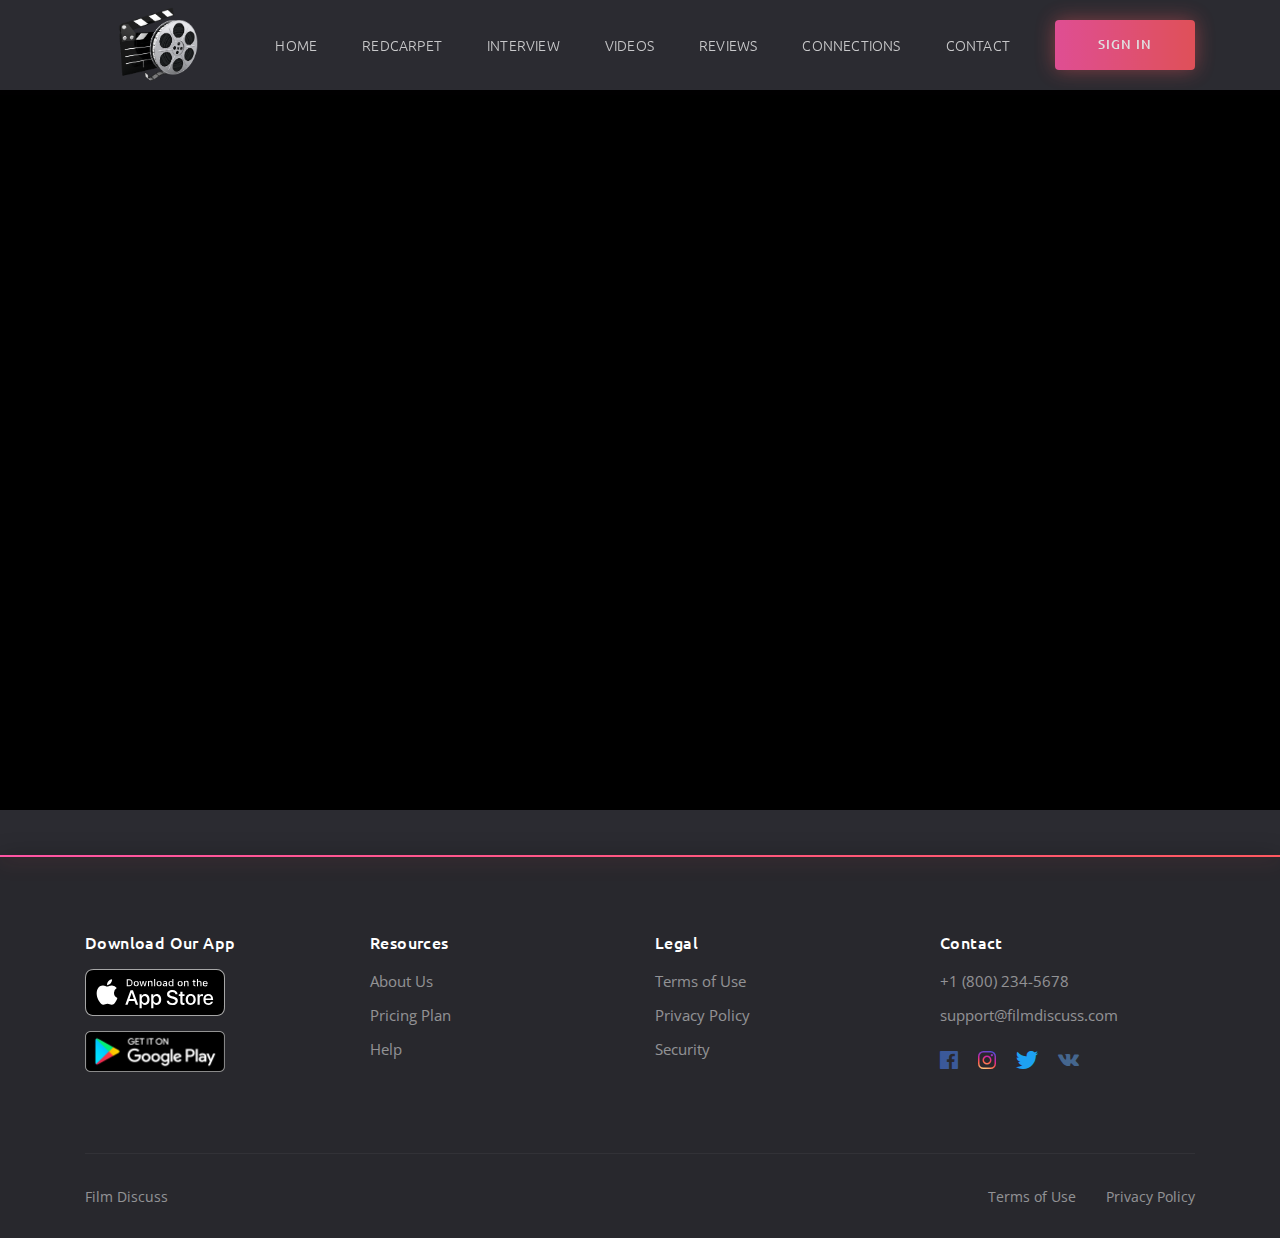
<file: index.html>
<!DOCTYPE html>
<html lang="en">

<head>
	<meta charset="utf-8">
	<meta name="viewport" content="width=device-width, initial-scale=1, shrink-to-fit=no">

	<!-- Font -->
	<link href="https://fonts.googleapis.com/css?family=Open+Sans:400,600%7CUbuntu:300,400,500,700" rel="stylesheet">

	<!-- CSS -->
	<link rel="stylesheet" href="css/bootstrap-reboot.min.css">
	<link rel="stylesheet" href="css/bootstrap-grid.min.css">
	<link rel="stylesheet" href="css/owl.carousel.min.css">
	<link rel="stylesheet" href="css/jquery.mCustomScrollbar.min.css">
	<link rel="stylesheet" href="css/nouislider.min.css">
	<link rel="stylesheet" href="css/ionicons.min.css">
	<link rel="stylesheet" href="css/plyr.css">
	<link rel="stylesheet" href="css/photoswipe.css">
	<link rel="stylesheet" href="css/default-skin.css">
	<link rel="stylesheet" href="css/main.css">

	<!-- Favicons -->
	<link rel="icon" type="image/png" href="icon/favicon-32x32.png" sizes="32x32">
	<link rel="apple-touch-icon" href="icon/favicon-32x32.png">
	<link rel="apple-touch-icon" sizes="72x72" href="icon/apple-touch-icon-72x72.png">
	<link rel="apple-touch-icon" sizes="114x114" href="icon/apple-touch-icon-114x114.png">
	<link rel="apple-touch-icon" sizes="144x144" href="icon/apple-touch-icon-144x144.png">

	<meta name="description" content="">
	<meta name="keywords" content="">
	<meta name="author" content="">
	<title>Film Discuss</title>

</head>
<body class="body">
	
	<!-- header -->
	<header class="header">
		<div class="header__wrap">
			<div class="container">
				<div class="row">
					<div class="col-12">
						<div class="header__content">
							<!-- header logo -->
							<a href="index.html" class="header__logo">
								<img src="img/logo.png" alt="">
							</a>
							<!-- end header logo -->

							<!-- header nav -->
							<ul class="header__nav">
								<!-- dropdown -->
								<!-- <li class="header__nav-item">
									<a class="dropdown-toggle header__nav-link" href="#" role="button" id="dropdownMenuHome" data-toggle="dropdown" aria-haspopup="true" aria-expanded="false">Home</a>

									<ul class="dropdown-menu header__dropdown-menu" aria-labelledby="dropdownMenuHome">
										<li><a href="index.html">Home slideshow bg</a></li>
										<li><a href="index2.html">Home static bg</a></li>
									</ul>
								</li> -->
								<!-- end dropdown -->
								<li class="header__nav-item">
									<a href="index.html" class="header__nav-link">Home</a>
								</li>

								<!-- dropdown -->
								<li class="header__nav-item">
									<a class="dropdown-toggle header__nav-link" href="#" role="button" id="dropdownMenuCatalog" data-toggle="dropdown" aria-haspopup="true" aria-expanded="false">REDCARPET</a>

									<ul class="dropdown-menu header__dropdown-menu" aria-labelledby="dropdownMenuCatalog">
										<li><a href="catalog1.html">Catalog Grid</a></li>
										<li><a href="catalog2.html">Catalog List</a></li>
									</ul>
								</li>
								<!-- end dropdown -->

								<li class="header__nav-item">
									<a href="interview.html" class="header__nav-link">Interview</a>
								</li>

								<!-- dropdown -->
								<li class="header__nav-item">
									<a class="dropdown-toggle header__nav-link" href="#" role="button" id="dropdownMenuCatalog" data-toggle="dropdown" aria-haspopup="true" aria-expanded="false">VIDEOS</a>

									<ul class="dropdown-menu header__dropdown-menu" aria-labelledby="dropdownMenuCatalog">
										<li><a href="details1.html">Details Movie</a></li>
										<li><a href="details2.html">Details TV Series</a></li>
									</ul>
								</li>
								<!-- end dropdown -->

								<li class="header__nav-item">
									<a href="pricing.html" class="header__nav-link">REVIEWS</a>
								</li>

								<li class="header__nav-item">
									<a href="faq.html" class="header__nav-link">CONNECTIONS</a>
								</li>

								<li class="header__nav-item">
									<a href="about.html" class="header__nav-link">CONTACT</a>
								</li>

								<!-- dropdown -->
								<!-- <li class="dropdown header__nav-item">
									<a class="dropdown-toggle header__nav-link header__nav-link--more" href="#" role="button" id="dropdownMenuMore" data-toggle="dropdown" aria-haspopup="true" aria-expanded="false"><i class="icon ion-ios-more"></i></a>

									<ul class="dropdown-menu header__dropdown-menu" aria-labelledby="dropdownMenuMore">
										<li><a href="signin.html">Sign In</a></li>
										<li><a href="signup.html">Sign Up</a></li>
										<li><a href="404.html">404 Page</a></li>
									</ul>
								</li> -->
								<!-- end dropdown -->
							</ul>
							<!-- end header nav -->

							<!-- header auth -->
							<div class="header__auth">
								<!-- <button class="header__search-btn" type="button">
									<i class="icon ion-ios-search"></i>
								</button> -->

								<a href="signin.html" class="header__sign-in">
									<i class="icon ion-ios-log-in"></i>
									<span>sign in</span>
								</a>
							</div>
							<!-- end header auth -->

							<!-- header menu btn -->
							<button class="header__btn" type="button">
								<span></span>
								<span></span>
								<span></span>
							</button>
							<!-- end header menu btn -->
						</div>
					</div>
				</div>
			</div>
		</div>

		<!-- header search -->
		<form action="#" class="header__search">
			<div class="container">
				<div class="row">
					<div class="col-12">
						<div class="header__search-content">
							<input type="text" placeholder="Search for a movie, TV Series that you are looking for">

							<button type="button">search</button>
						</div>
					</div>
				</div>
			</div>
		</form>
		<!-- end header search -->
	</header>
	<!-- end header -->

	<!-- home -->
	<section class="home">
		<div id="tm-video-container">
			<video autoplay muted loop id="tm-video">
					<source src="video/Kevin.mp4" type="video/mp4">
			</video>    
			<!-- <video src="video/Kevin.mp4" controls loop id="tm-video" type="video/mp4"></video> -->
		</div>
		<!-- home bg -->
	</section>
	<!-- end home -->

	<!-- footer -->
	<footer class="footer">
		<div class="container">
			<div class="row">
				<!-- footer list -->
				<div class="col-12 col-md-3">
					<h6 class="footer__title">Download Our App</h6>
					<ul class="footer__app">
						<li><a href="#"><img src="img/Download_on_the_App_Store_Badge.svg" alt=""></a></li>
						<li><a href="#"><img src="img/google-play-badge.png" alt=""></a></li>
					</ul>
				</div>
				<!-- end footer list -->

				<!-- footer list -->
				<div class="col-6 col-sm-4 col-md-3">
					<h6 class="footer__title">Resources</h6>
					<ul class="footer__list">
						<li><a href="#">About Us</a></li>
						<li><a href="#">Pricing Plan</a></li>
						<li><a href="#">Help</a></li>
					</ul>
				</div>
				<!-- end footer list -->

				<!-- footer list -->
				<div class="col-6 col-sm-4 col-md-3">
					<h6 class="footer__title">Legal</h6>
					<ul class="footer__list">
						<li><a href="#">Terms of Use</a></li>
						<li><a href="#">Privacy Policy</a></li>
						<li><a href="#">Security</a></li>
					</ul>
				</div>
				<!-- end footer list -->

				<!-- footer list -->
				<div class="col-12 col-sm-4 col-md-3">
					<h6 class="footer__title">Contact</h6>
					<ul class="footer__list">
						<li><a href="tel:+18002345678">+1 (800) 234-5678</a></li>
						<li><a href="mailto:support@moviego.com">support@filmdiscuss.com</a></li>
					</ul>
					<ul class="footer__social">
						<li class="facebook"><a href="#"><i class="icon ion-logo-facebook"></i></a></li>
						<li class="instagram"><a href="#"><i class="icon ion-logo-instagram"></i></a></li>
						<li class="twitter"><a href="#"><i class="icon ion-logo-twitter"></i></a></li>
						<li class="vk"><a href="#"><i class="icon ion-logo-vk"></i></a></li>
					</ul>
				</div>
				<!-- end footer list -->

				<!-- footer copyright -->
				<div class="col-12">
					<div class="footer__copyright">
						<small><a target="_blank" href="#">Film Discuss</a></small>

						<ul>
							<li><a href="#">Terms of Use</a></li>
							<li><a href="#">Privacy Policy</a></li>
						</ul>
					</div>
				</div>
				<!-- end footer copyright -->
			</div>
		</div>
	</footer>
	<!-- end footer -->

	<!-- JS -->
	<script src="js/jquery-3.3.1.min.js"></script>
	<script src="js/bootstrap.bundle.min.js"></script>
	<script src="js/owl.carousel.min.js"></script>
	<script src="js/jquery.mousewheel.min.js"></script>
	<script src="js/jquery.mCustomScrollbar.min.js"></script>
	<script src="js/wNumb.js"></script>
	<script src="js/nouislider.min.js"></script>
	<script src="js/plyr.min.js"></script>
	<script src="js/jquery.morelines.min.js"></script>
	<script src="js/photoswipe.min.js"></script>
	<script src="js/photoswipe-ui-default.min.js"></script>
	<script src="js/main.js"></script>
</body>

</html>
</file>
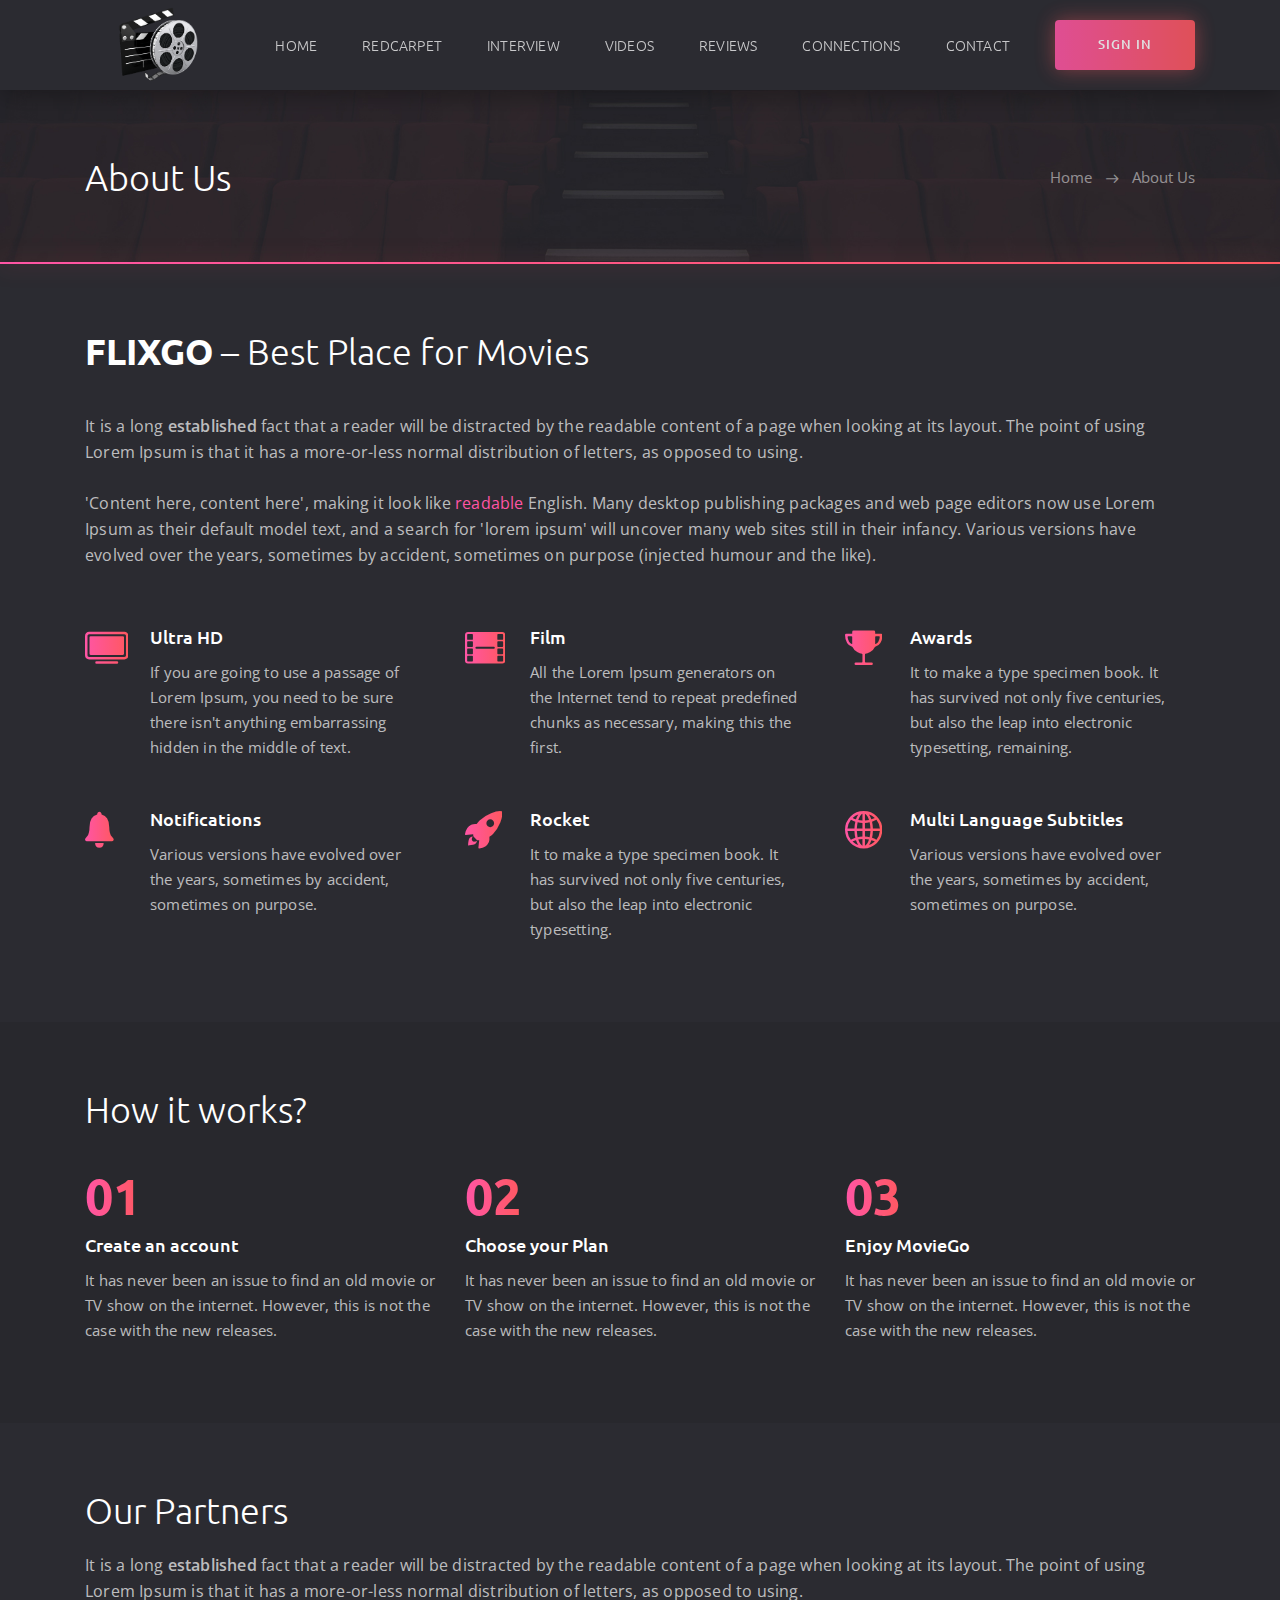
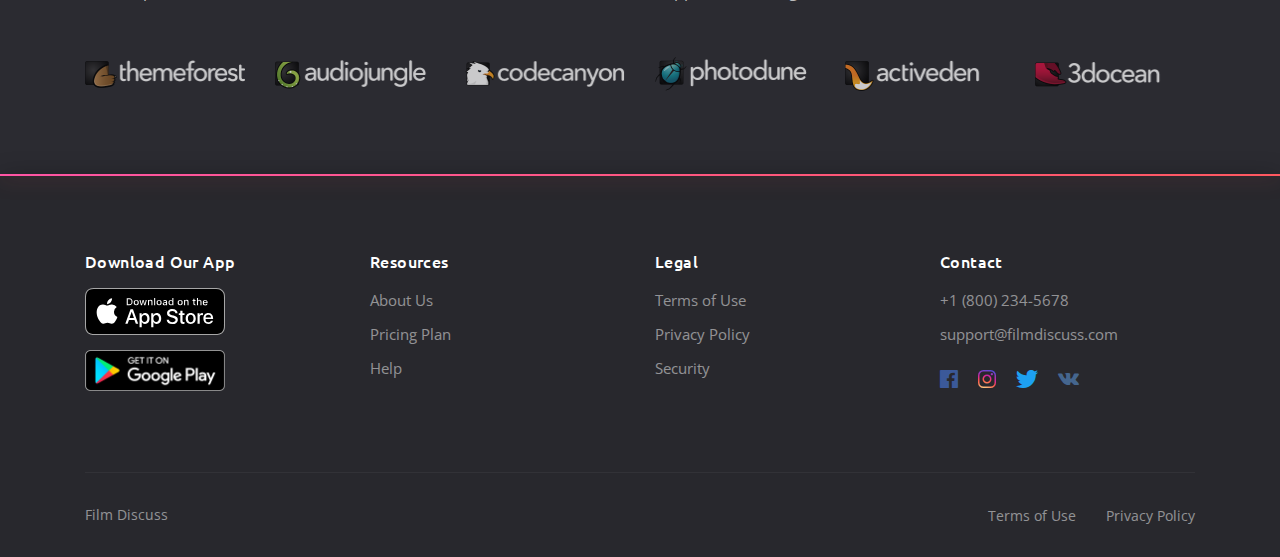
<file: about.html>
<!DOCTYPE html>
<html lang="en">

<head>
	<meta charset="utf-8">
	<meta name="viewport" content="width=device-width, initial-scale=1, shrink-to-fit=no">

	<!-- Font -->
	<link href="https://fonts.googleapis.com/css?family=Open+Sans:400,600%7CUbuntu:300,400,500,700" rel="stylesheet">

	<!-- CSS -->
	<link rel="stylesheet" href="css/bootstrap-reboot.min.css">
	<link rel="stylesheet" href="css/bootstrap-grid.min.css">
	<link rel="stylesheet" href="css/owl.carousel.min.css">
	<link rel="stylesheet" href="css/jquery.mCustomScrollbar.min.css">
	<link rel="stylesheet" href="css/nouislider.min.css">
	<link rel="stylesheet" href="css/ionicons.min.css">
	<link rel="stylesheet" href="css/plyr.css">
	<link rel="stylesheet" href="css/photoswipe.css">
	<link rel="stylesheet" href="css/default-skin.css">
	<link rel="stylesheet" href="css/main.css">

	<!-- Favicons -->
	<link rel="icon" type="image/png" href="icon/favicon-32x32.png" sizes="32x32">
	<link rel="apple-touch-icon" href="icon/favicon-32x32.png">
	<link rel="apple-touch-icon" sizes="72x72" href="icon/apple-touch-icon-72x72.png">
	<link rel="apple-touch-icon" sizes="114x114" href="icon/apple-touch-icon-114x114.png">
	<link rel="apple-touch-icon" sizes="144x144" href="icon/apple-touch-icon-144x144.png">

	<meta name="description" content="">
	<meta name="keywords" content="">
	<meta name="author" content="">
	<title>Film Discuss</title>

</head>
<body class="body">
	
	<!-- header -->
	<header class="header">
		<div class="header__wrap">
			<div class="container">
				<div class="row">
					<div class="col-12">
						<div class="header__content">
							<!-- header logo -->
							<a href="index.html" class="header__logo">
								<img src="img/logo.png" alt="">
							</a>
							<!-- end header logo -->

							<!-- header nav -->
							<ul class="header__nav">
								<!-- dropdown -->
								<!-- <li class="header__nav-item">
									<a class="dropdown-toggle header__nav-link" href="#" role="button" id="dropdownMenuHome" data-toggle="dropdown" aria-haspopup="true" aria-expanded="false">Home</a>

									<ul class="dropdown-menu header__dropdown-menu" aria-labelledby="dropdownMenuHome">
										<li><a href="index.html">Home slideshow bg</a></li>
										<li><a href="index2.html">Home static bg</a></li>
									</ul>
								</li> -->
								<!-- end dropdown -->
								<li class="header__nav-item">
									<a href="index.html" class="header__nav-link">Home</a>
								</li>

								<!-- dropdown -->
								<li class="header__nav-item">
									<a class="dropdown-toggle header__nav-link" href="#" role="button" id="dropdownMenuCatalog" data-toggle="dropdown" aria-haspopup="true" aria-expanded="false">REDCARPET</a>

									<ul class="dropdown-menu header__dropdown-menu" aria-labelledby="dropdownMenuCatalog">
										<li><a href="catalog1.html">Catalog Grid</a></li>
										<li><a href="catalog2.html">Catalog List</a></li>
									</ul>
								</li>
								<!-- end dropdown -->

								<li class="header__nav-item">
									<a href="interview.html" class="header__nav-link">Interview</a>
								</li>

								<!-- dropdown -->
								<li class="header__nav-item">
									<a class="dropdown-toggle header__nav-link" href="#" role="button" id="dropdownMenuCatalog" data-toggle="dropdown" aria-haspopup="true" aria-expanded="false">VIDEOS</a>

									<ul class="dropdown-menu header__dropdown-menu" aria-labelledby="dropdownMenuCatalog">
										<li><a href="details1.html">Details Movie</a></li>
										<li><a href="details2.html">Details TV Series</a></li>
									</ul>
								</li>
								<!-- end dropdown -->

								<li class="header__nav-item">
									<a href="pricing.html" class="header__nav-link">REVIEWS</a>
								</li>

								<li class="header__nav-item">
									<a href="faq.html" class="header__nav-link">CONNECTIONS</a>
								</li>

								<li class="header__nav-item">
									<a href="about.html" class="header__nav-link">CONTACT</a>
								</li>

								<!-- dropdown -->
								<!-- <li class="dropdown header__nav-item">
									<a class="dropdown-toggle header__nav-link header__nav-link--more" href="#" role="button" id="dropdownMenuMore" data-toggle="dropdown" aria-haspopup="true" aria-expanded="false"><i class="icon ion-ios-more"></i></a>

									<ul class="dropdown-menu header__dropdown-menu" aria-labelledby="dropdownMenuMore">
										<li><a href="signin.html">Sign In</a></li>
										<li><a href="signup.html">Sign Up</a></li>
										<li><a href="404.html">404 Page</a></li>
									</ul>
								</li> -->
								<!-- end dropdown -->
							</ul>
							<!-- end header nav -->

							<!-- header auth -->
							<div class="header__auth">
								<!-- <button class="header__search-btn" type="button">
									<i class="icon ion-ios-search"></i>
								</button> -->

								<a href="signin.html" class="header__sign-in">
									<i class="icon ion-ios-log-in"></i>
									<span>sign in</span>
								</a>
							</div>
							<!-- end header auth -->

							<!-- header menu btn -->
							<button class="header__btn" type="button">
								<span></span>
								<span></span>
								<span></span>
							</button>
							<!-- end header menu btn -->
						</div>
					</div>
				</div>
			</div>
		</div>

		<!-- header search -->
		<form action="#" class="header__search">
			<div class="container">
				<div class="row">
					<div class="col-12">
						<div class="header__search-content">
							<input type="text" placeholder="Search for a movie, TV Series that you are looking for">

							<button type="button">search</button>
						</div>
					</div>
				</div>
			</div>
		</form>
		<!-- end header search -->
	</header>
	<!-- end header -->

	<!-- page title -->
	<section class="section section--first section--bg" data-bg="img/section/section.jpg">
		<div class="container">
			<div class="row">
				<div class="col-12">
					<div class="section__wrap">
						<!-- section title -->
						<h2 class="section__title">About Us</h2>
						<!-- end section title -->

						<!-- breadcrumb -->
						<ul class="breadcrumb">
							<li class="breadcrumb__item"><a href="#">Home</a></li>
							<li class="breadcrumb__item breadcrumb__item--active">About Us</li>
						</ul>
						<!-- end breadcrumb -->
					</div>
				</div>
			</div>
		</div>
	</section>
	<!-- end page title -->

	<!-- about -->
	<section class="section">
		<div class="container">
			<div class="row">
				<!-- section title -->
				<div class="col-12">
					<h2 class="section__title"><b>FLIXGO</b> – Best Place for Movies</h2>
				</div>
				<!-- end section title -->

				<!-- section text -->
				<div class="col-12">
					<p class="section__text">It is a long <b>established</b> fact that a reader will be distracted by the readable content of a page when looking at its layout. The point of using Lorem Ipsum is that it has a more-or-less normal distribution of letters, as opposed to using.</p>

					<p class="section__text section__text--last-with-margin">'Content here, content here', making it look like <a href="#">readable</a> English. Many desktop publishing packages and web page editors now use Lorem Ipsum as their default model text, and a search for 'lorem ipsum' will uncover many web sites still in their infancy. Various versions have evolved over the years, sometimes by accident, sometimes on purpose (injected humour and the like).</p>
				</div>
				<!-- end section text -->

				<!-- feature -->
				<div class="col-12 col-md-6 col-lg-4">
					<div class="feature">
						<i class="icon ion-ios-tv feature__icon"></i>
						<h3 class="feature__title">Ultra HD</h3>
						<p class="feature__text">If you are going to use a passage of Lorem Ipsum, you need to be sure there isn't anything embarrassing hidden in the middle of text.</p>
					</div>
				</div>
				<!-- end feature -->

				<!-- feature -->
				<div class="col-12 col-md-6 col-lg-4">
					<div class="feature">
						<i class="icon ion-ios-film feature__icon"></i>
						<h3 class="feature__title">Film</h3>
						<p class="feature__text">All the Lorem Ipsum generators on the Internet tend to repeat predefined chunks as necessary, making this the first.</p>
					</div>
				</div>
				<!-- end feature -->

				<!-- feature -->
				<div class="col-12 col-md-6 col-lg-4">
					<div class="feature">
						<i class="icon ion-ios-trophy feature__icon"></i>
						<h3 class="feature__title">Awards</h3>
						<p class="feature__text">It to make a type specimen book. It has survived not only five centuries, but also the leap into electronic typesetting, remaining.</p>
					</div>
				</div>
				<!-- end feature -->

				<!-- feature -->
				<div class="col-12 col-md-6 col-lg-4">
					<div class="feature">
						<i class="icon ion-ios-notifications feature__icon"></i>
						<h3 class="feature__title">Notifications</h3>
						<p class="feature__text">Various versions have evolved over the years, sometimes by accident, sometimes on purpose.</p>
					</div>
				</div>
				<!-- end feature -->

				<!-- feature -->
				<div class="col-12 col-md-6 col-lg-4">
					<div class="feature">
						<i class="icon ion-ios-rocket feature__icon"></i>
						<h3 class="feature__title">Rocket</h3>
						<p class="feature__text">It to make a type specimen book. It has survived not only five centuries, but also the leap into electronic typesetting.</p>
					</div>
				</div>
				<!-- end feature -->

				<!-- feature -->
				<div class="col-12 col-md-6 col-lg-4">
					<div class="feature">
						<i class="icon ion-ios-globe feature__icon"></i>
						<h3 class="feature__title">Multi Language Subtitles </h3>
						<p class="feature__text">Various versions have evolved over the years, sometimes by accident, sometimes on purpose.</p>
					</div>
				</div>
				<!-- end feature -->
			</div>
		</div>
	</section>
	<!-- end about -->

	<!-- how it works -->
	<section class="section section--dark">
		<div class="container">
			<div class="row">
				<!-- section title -->
				<div class="col-12">
					<h2 class="section__title section__title--no-margin">How it works?</h2>
				</div>
				<!-- end section title -->

				<!-- how box -->
				<div class="col-12 col-md-6 col-lg-4">
					<div class="how">
						<span class="how__number">01</span>
						<h3 class="how__title">Create an account</h3>
						<p class="how__text">It has never been an issue to find an old movie or TV show on the internet. However, this is not the case with the new releases.</p>
					</div>
				</div>
				<!-- ebd how box -->

				<!-- how box -->
				<div class="col-12 col-md-6 col-lg-4">
					<div class="how">
						<span class="how__number">02</span>
						<h3 class="how__title">Choose your Plan</h3>
						<p class="how__text">It has never been an issue to find an old movie or TV show on the internet. However, this is not the case with the new releases.</p>
					</div>
				</div>
				<!-- ebd how box -->

				<!-- how box -->
				<div class="col-12 col-md-6 col-lg-4">
					<div class="how">
						<span class="how__number">03</span>
						<h3 class="how__title">Enjoy MovieGo</h3>
						<p class="how__text">It has never been an issue to find an old movie or TV show on the internet. However, this is not the case with the new releases.</p>
					</div>
				</div>
				<!-- ebd how box -->
			</div>
		</div>
	</section>
	<!-- end how it works -->

	<!-- partners -->
	<section class="section">
		<div class="container">
			<div class="row">
				<!-- section title -->
				<div class="col-12">
					<h2 class="section__title section__title--no-margin">Our Partners</h2>
				</div>
				<!-- end section title -->

				<!-- section text -->
				<div class="col-12">
					<p class="section__text section__text--last-with-margin">It is a long <b>established</b> fact that a reader will be distracted by the readable content of a page when looking at its layout. The point of using Lorem Ipsum is that it has a more-or-less normal distribution of letters, as opposed to using.</p>
				</div>
				<!-- end section text -->

				<!-- partner -->
				<div class="col-6 col-sm-4 col-md-3 col-lg-2">
					<a href="#" class="partner">
						<img src="img/partners/themeforest-light-background.png" alt="" class="partner__img">
					</a>
				</div>
				<!-- end partner -->

				<!-- partner -->
				<div class="col-6 col-sm-4 col-md-3 col-lg-2">
					<a href="#" class="partner">
						<img src="img/partners/audiojungle-light-background.png" alt="" class="partner__img">
					</a>
				</div>
				<!-- end partner -->

				<!-- partner -->
				<div class="col-6 col-sm-4 col-md-3 col-lg-2">
					<a href="#" class="partner">
						<img src="img/partners/codecanyon-light-background.png" alt="" class="partner__img">
					</a>
				</div>
				<!-- end partner -->

				<!-- partner -->
				<div class="col-6 col-sm-4 col-md-3 col-lg-2">
					<a href="#" class="partner">
						<img src="img/partners/photodune-light-background.png" alt="" class="partner__img">
					</a>
				</div>
				<!-- end partner -->

				<!-- partner -->
				<div class="col-6 col-sm-4 col-md-3 col-lg-2">
					<a href="#" class="partner">
						<img src="img/partners/activeden-light-background.png" alt="" class="partner__img">
					</a>
				</div>
				<!-- end partner -->

				<!-- partner -->
				<div class="col-6 col-sm-4 col-md-3 col-lg-2">
					<a href="#" class="partner">
						<img src="img/partners/3docean-light-background.png" alt="" class="partner__img">
					</a>
				</div>
				<!-- end partner -->
			</div>
		</div>
	</section>
	<!-- end partners -->

	<!-- footer -->
	<footer class="footer">
		<div class="container">
			<div class="row">
				<!-- footer list -->
				<div class="col-12 col-md-3">
					<h6 class="footer__title">Download Our App</h6>
					<ul class="footer__app">
						<li><a href="#"><img src="img/Download_on_the_App_Store_Badge.svg" alt=""></a></li>
						<li><a href="#"><img src="img/google-play-badge.png" alt=""></a></li>
					</ul>
				</div>
				<!-- end footer list -->

				<!-- footer list -->
				<div class="col-6 col-sm-4 col-md-3">
					<h6 class="footer__title">Resources</h6>
					<ul class="footer__list">
						<li><a href="#">About Us</a></li>
						<li><a href="#">Pricing Plan</a></li>
						<li><a href="#">Help</a></li>
					</ul>
				</div>
				<!-- end footer list -->

				<!-- footer list -->
				<div class="col-6 col-sm-4 col-md-3">
					<h6 class="footer__title">Legal</h6>
					<ul class="footer__list">
						<li><a href="#">Terms of Use</a></li>
						<li><a href="#">Privacy Policy</a></li>
						<li><a href="#">Security</a></li>
					</ul>
				</div>
				<!-- end footer list -->

				<!-- footer list -->
				<div class="col-12 col-sm-4 col-md-3">
					<h6 class="footer__title">Contact</h6>
					<ul class="footer__list">
						<li><a href="tel:+18002345678">+1 (800) 234-5678</a></li>
						<li><a href="mailto:support@moviego.com">support@filmdiscuss.com</a></li>
					</ul>
					<ul class="footer__social">
						<li class="facebook"><a href="#"><i class="icon ion-logo-facebook"></i></a></li>
						<li class="instagram"><a href="#"><i class="icon ion-logo-instagram"></i></a></li>
						<li class="twitter"><a href="#"><i class="icon ion-logo-twitter"></i></a></li>
						<li class="vk"><a href="#"><i class="icon ion-logo-vk"></i></a></li>
					</ul>
				</div>
				<!-- end footer list -->

				<!-- footer copyright -->
				<div class="col-12">
					<div class="footer__copyright">
						<small><a target="_blank" href="#">Film Discuss</a></small>

						<ul>
							<li><a href="#">Terms of Use</a></li>
							<li><a href="#">Privacy Policy</a></li>
						</ul>
					</div>
				</div>
				<!-- end footer copyright -->
			</div>
		</div>
	</footer>
	<!-- end footer -->

	<!-- JS -->
	<script src="js/jquery-3.3.1.min.js"></script>
	<script src="js/bootstrap.bundle.min.js"></script>
	<script src="js/owl.carousel.min.js"></script>
	<script src="js/jquery.mousewheel.min.js"></script>
	<script src="js/jquery.mCustomScrollbar.min.js"></script>
	<script src="js/wNumb.js"></script>
	<script src="js/nouislider.min.js"></script>
	<script src="js/plyr.min.js"></script>
	<script src="js/jquery.morelines.min.js"></script>
	<script src="js/photoswipe.min.js"></script>
	<script src="js/photoswipe-ui-default.min.js"></script>
	<script src="js/main.js"></script>
</body>

</html>
</file>
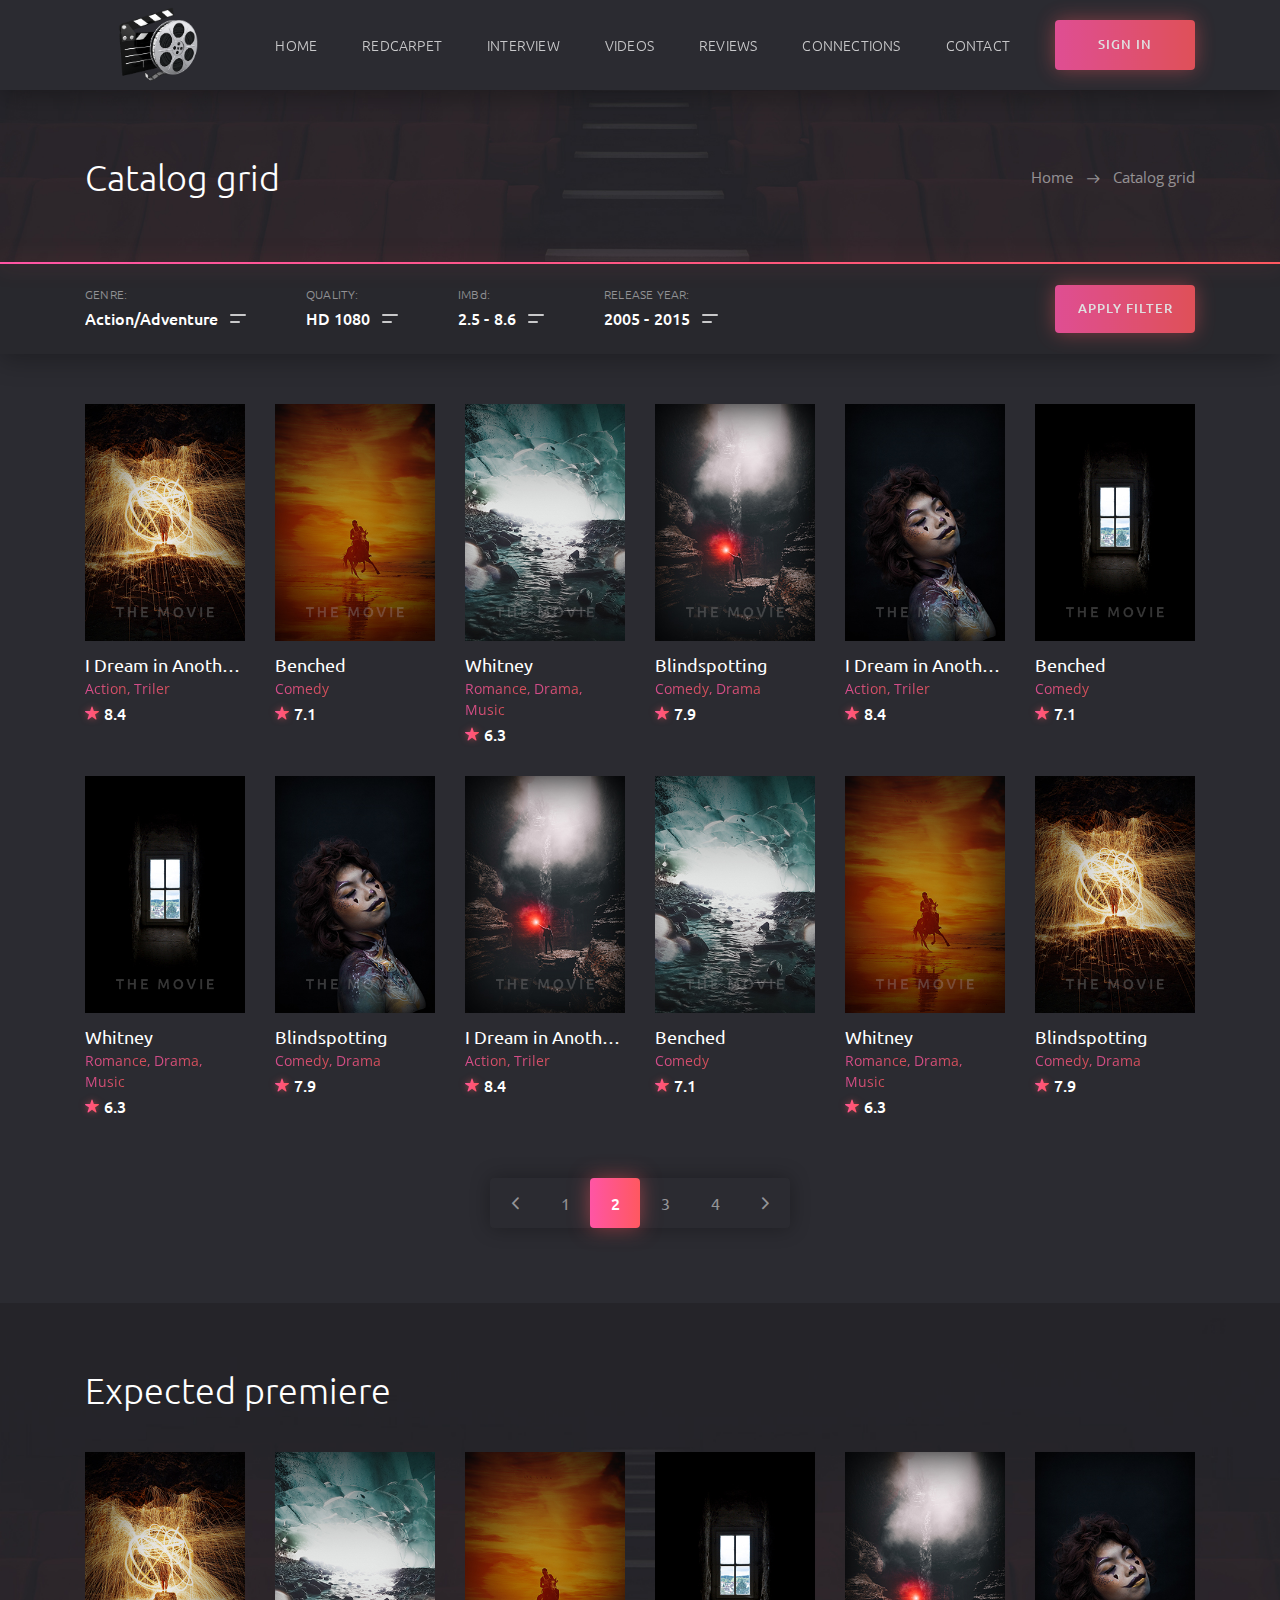
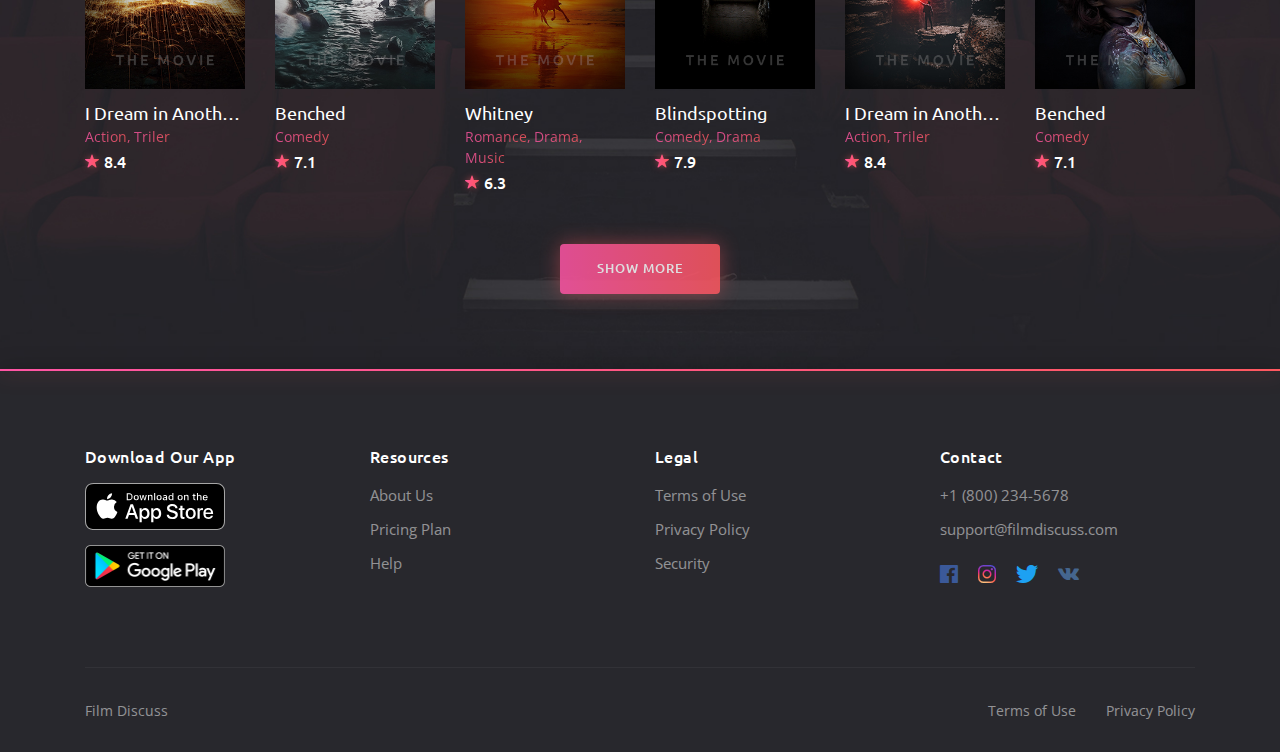
<file: catalog1.html>
<!DOCTYPE html>
<html lang="en">

<head>
	<meta charset="utf-8">
	<meta name="viewport" content="width=device-width, initial-scale=1, shrink-to-fit=no">

	<!-- Font -->
	<link href="https://fonts.googleapis.com/css?family=Open+Sans:400,600%7CUbuntu:300,400,500,700" rel="stylesheet"> 

	<!-- CSS -->
	<link rel="stylesheet" href="css/bootstrap-reboot.min.css">
	<link rel="stylesheet" href="css/bootstrap-grid.min.css">
	<link rel="stylesheet" href="css/owl.carousel.min.css">
	<link rel="stylesheet" href="css/jquery.mCustomScrollbar.min.css">
	<link rel="stylesheet" href="css/nouislider.min.css">
	<link rel="stylesheet" href="css/ionicons.min.css">
	<link rel="stylesheet" href="css/plyr.css">
	<link rel="stylesheet" href="css/photoswipe.css">
	<link rel="stylesheet" href="css/default-skin.css">
	<link rel="stylesheet" href="css/main.css">

	<!-- Favicons -->
	<link rel="icon" type="image/png" href="icon/favicon-32x32.png" sizes="32x32">
	<link rel="apple-touch-icon" href="icon/favicon-32x32.png">
	<link rel="apple-touch-icon" sizes="72x72" href="icon/apple-touch-icon-72x72.png">
	<link rel="apple-touch-icon" sizes="114x114" href="icon/apple-touch-icon-114x114.png">
	<link rel="apple-touch-icon" sizes="144x144" href="icon/apple-touch-icon-144x144.png">

	<meta name="description" content="">
	<meta name="keywords" content="">
	<meta name="author" content="">
	<title>Film Discuss</title>

</head>
<body class="body">
	
	<!-- header -->
	<header class="header">
		<div class="header__wrap">
			<div class="container">
				<div class="row">
					<div class="col-12">
						<div class="header__content">
							<!-- header logo -->
							<a href="index.html" class="header__logo">
								<img src="img/logo.png" alt="">
							</a>
							<!-- end header logo -->

							<!-- header nav -->
							<ul class="header__nav">
								<!-- dropdown -->
								<!-- <li class="header__nav-item">
									<a class="dropdown-toggle header__nav-link" href="#" role="button" id="dropdownMenuHome" data-toggle="dropdown" aria-haspopup="true" aria-expanded="false">Home</a>

									<ul class="dropdown-menu header__dropdown-menu" aria-labelledby="dropdownMenuHome">
										<li><a href="index.html">Home slideshow bg</a></li>
										<li><a href="index2.html">Home static bg</a></li>
									</ul>
								</li> -->
								<!-- end dropdown -->
								<li class="header__nav-item">
									<a href="index.html" class="header__nav-link">Home</a>
								</li>

								<!-- dropdown -->
								<li class="header__nav-item">
									<a class="dropdown-toggle header__nav-link" href="#" role="button" id="dropdownMenuCatalog" data-toggle="dropdown" aria-haspopup="true" aria-expanded="false">REDCARPET</a>

									<ul class="dropdown-menu header__dropdown-menu" aria-labelledby="dropdownMenuCatalog">
										<li><a href="catalog1.html">Catalog Grid</a></li>
										<li><a href="catalog2.html">Catalog List</a></li>
									</ul>
								</li>
								<!-- end dropdown -->

								<li class="header__nav-item">
									<a href="interview.html" class="header__nav-link">Interview</a>
								</li>

								<!-- dropdown -->
								<li class="header__nav-item">
									<a class="dropdown-toggle header__nav-link" href="#" role="button" id="dropdownMenuCatalog" data-toggle="dropdown" aria-haspopup="true" aria-expanded="false">VIDEOS</a>

									<ul class="dropdown-menu header__dropdown-menu" aria-labelledby="dropdownMenuCatalog">
										<li><a href="details1.html">Details Movie</a></li>
										<li><a href="details2.html">Details TV Series</a></li>
									</ul>
								</li>
								<!-- end dropdown -->

								<li class="header__nav-item">
									<a href="pricing.html" class="header__nav-link">REVIEWS</a>
								</li>

								<li class="header__nav-item">
									<a href="faq.html" class="header__nav-link">CONNECTIONS</a>
								</li>

								<li class="header__nav-item">
									<a href="about.html" class="header__nav-link">CONTACT</a>
								</li>

								<!-- dropdown -->
								<!-- <li class="dropdown header__nav-item">
									<a class="dropdown-toggle header__nav-link header__nav-link--more" href="#" role="button" id="dropdownMenuMore" data-toggle="dropdown" aria-haspopup="true" aria-expanded="false"><i class="icon ion-ios-more"></i></a>

									<ul class="dropdown-menu header__dropdown-menu" aria-labelledby="dropdownMenuMore">
										<li><a href="signin.html">Sign In</a></li>
										<li><a href="signup.html">Sign Up</a></li>
										<li><a href="404.html">404 Page</a></li>
									</ul>
								</li> -->
								<!-- end dropdown -->
							</ul>
							<!-- end header nav -->

							<!-- header auth -->
							<div class="header__auth">
								<!-- <button class="header__search-btn" type="button">
									<i class="icon ion-ios-search"></i>
								</button> -->

								<a href="signin.html" class="header__sign-in">
									<i class="icon ion-ios-log-in"></i>
									<span>sign in</span>
								</a>
							</div>
							<!-- end header auth -->

							<!-- header menu btn -->
							<button class="header__btn" type="button">
								<span></span>
								<span></span>
								<span></span>
							</button>
							<!-- end header menu btn -->
						</div>
					</div>
				</div>
			</div>
		</div>

		<!-- header search -->
		<form action="#" class="header__search">
			<div class="container">
				<div class="row">
					<div class="col-12">
						<div class="header__search-content">
							<input type="text" placeholder="Search for a movie, TV Series that you are looking for">

							<button type="button">search</button>
						</div>
					</div>
				</div>
			</div>
		</form>
		<!-- end header search -->
	</header>
	<!-- end header -->

	<!-- page title -->
	<section class="section section--first section--bg" data-bg="img/section/section.jpg">
		<div class="container">
			<div class="row">
				<div class="col-12">
					<div class="section__wrap">
						<!-- section title -->
						<h2 class="section__title">Catalog grid</h2>
						<!-- end section title -->

						<!-- breadcrumb -->
						<ul class="breadcrumb">
							<li class="breadcrumb__item"><a href="#">Home</a></li>
							<li class="breadcrumb__item breadcrumb__item--active">Catalog grid</li>
						</ul>
						<!-- end breadcrumb -->
					</div>
				</div>
			</div>
		</div>
	</section>
	<!-- end page title -->

	<!-- filter -->
	<div class="filter">
		<div class="container">
			<div class="row">
				<div class="col-12">
					<div class="filter__content">
						<div class="filter__items">
							<!-- filter item -->
							<div class="filter__item" id="filter__genre">
								<span class="filter__item-label">GENRE:</span>

								<div class="filter__item-btn dropdown-toggle" role="navigation" id="filter-genre" data-toggle="dropdown" aria-haspopup="true" aria-expanded="false">
									<input type="button" value="Action/Adventure">
									<span></span>
								</div>

								<ul class="filter__item-menu dropdown-menu scrollbar-dropdown" aria-labelledby="filter-genre">
									<li>Action/Adventure</li>
									<li>Animals</li>
									<li>Animation</li>
									<li>Biography</li>
									<li>Comedy</li>
									<li>Cooking</li>
									<li>Dance</li>
									<li>Documentary</li>
									<li>Drama</li>
									<li>Education</li>
									<li>Entertainment</li>
									<li>Family</li>
									<li>Fantasy</li>
									<li>History</li>
									<li>Horror</li>
									<li>Independent</li>
									<li>International</li>
									<li>Kids</li>
									<li>Kids & Family</li>
									<li>Medical</li>
									<li>Military/War</li>
									<li>Music</li>
									<li>Musical</li>
									<li>Mystery/Crime</li>
									<li>Nature</li>
									<li>Paranormal</li>
									<li>Politics</li>
									<li>Racing</li>
									<li>Romance</li>
									<li>Sci-Fi/Horror</li>
									<li>Science</li>
									<li>Science Fiction</li>
									<li>Science/Nature</li>
									<li>Spanish</li>
									<li>Travel</li>
									<li>Western</li>
								</ul>
							</div>
							<!-- end filter item -->

							<!-- filter item -->
							<div class="filter__item" id="filter__quality">
								<span class="filter__item-label">QUALITY:</span>

								<div class="filter__item-btn dropdown-toggle" role="navigation" id="filter-quality" data-toggle="dropdown" aria-haspopup="true" aria-expanded="false">
									<input type="button" value="HD 1080">
									<span></span>
								</div>

								<ul class="filter__item-menu dropdown-menu scrollbar-dropdown" aria-labelledby="filter-quality">
									<li>HD 1080</li>
									<li>HD 720</li>
									<li>DVD</li>
									<li>TS</li>
								</ul>
							</div>
							<!-- end filter item -->

							<!-- filter item -->
							<div class="filter__item" id="filter__rate">
								<span class="filter__item-label">IMBd:</span>

								<div class="filter__item-btn dropdown-toggle" role="button" id="filter-rate" data-toggle="dropdown" aria-haspopup="true" aria-expanded="false">
									<div class="filter__range">
										<div id="filter__imbd-start"></div>
										<div id="filter__imbd-end"></div>
									</div>
									<span></span>
								</div>

								<div class="filter__item-menu filter__item-menu--range dropdown-menu" aria-labelledby="filter-rate">
									<div id="filter__imbd"></div>
								</div>
							</div>
							<!-- end filter item -->

							<!-- filter item -->
							<div class="filter__item" id="filter__year">
								<span class="filter__item-label">RELEASE YEAR:</span>

								<div class="filter__item-btn dropdown-toggle" role="button" id="filter-year" data-toggle="dropdown" aria-haspopup="true" aria-expanded="false">
									<div class="filter__range">
										<div id="filter__years-start"></div>
										<div id="filter__years-end"></div>
									</div>
									<span></span>
								</div>

								<div class="filter__item-menu filter__item-menu--range dropdown-menu" aria-labelledby="filter-year">
									<div id="filter__years"></div>
								</div>
							</div>
							<!-- end filter item -->
						</div>
						
						<!-- filter btn -->
						<button class="filter__btn" type="button">apply filter</button>
						<!-- end filter btn -->
					</div>
				</div>
			</div>
		</div>
	</div>
	<!-- end filter -->

	<!-- catalog -->
	<div class="catalog">
		<div class="container">
			<div class="row">
				<!-- card -->
				<div class="col-6 col-sm-4 col-lg-3 col-xl-2">
					<div class="card">
						<div class="card__cover">
							<img src="img/covers/cover.jpg" alt="">
							<a href="#" class="card__play">
								<i class="icon ion-ios-play"></i>
							</a>
						</div>
						<div class="card__content">
							<h3 class="card__title"><a href="#">I Dream in Another Language</a></h3>
							<span class="card__category">
								<a href="#">Action</a>
								<a href="#">Triler</a>
							</span>
							<span class="card__rate"><i class="icon ion-ios-star"></i>8.4</span>
						</div>
					</div>
				</div>
				<!-- end card -->

				<!-- card -->
				<div class="col-6 col-sm-4 col-lg-3 col-xl-2">
					<div class="card">
						<div class="card__cover">
							<img src="img/covers/cover2.jpg" alt="">
							<a href="#" class="card__play">
								<i class="icon ion-ios-play"></i>
							</a>
						</div>
						<div class="card__content">
							<h3 class="card__title"><a href="#">Benched</a></h3>
							<span class="card__category">
								<a href="#">Comedy</a>
							</span>
							<span class="card__rate"><i class="icon ion-ios-star"></i>7.1</span>
						</div>
					</div>
				</div>
				<!-- end card -->

				<!-- card -->
				<div class="col-6 col-sm-4 col-lg-3 col-xl-2">
					<div class="card">
						<div class="card__cover">
							<img src="img/covers/cover3.jpg" alt="">
							<a href="#" class="card__play">
								<i class="icon ion-ios-play"></i>
							</a>
						</div>
						<div class="card__content">
							<h3 class="card__title"><a href="#">Whitney</a></h3>
							<span class="card__category">
								<a href="#">Romance</a>
								<a href="#">Drama</a>
								<a href="#">Music</a>
							</span>
							<span class="card__rate"><i class="icon ion-ios-star"></i>6.3</span>
						</div>
					</div>
				</div>
				<!-- end card -->

				<!-- card -->
				<div class="col-6 col-sm-4 col-lg-3 col-xl-2">
					<div class="card">
						<div class="card__cover">
							<img src="img/covers/cover4.jpg" alt="">
							<a href="#" class="card__play">
								<i class="icon ion-ios-play"></i>
							</a>
						</div>
						<div class="card__content">
							<h3 class="card__title"><a href="#">Blindspotting</a></h3>
							<span class="card__category">
								<a href="#">Comedy</a>
								<a href="#">Drama</a>
							</span>
							<span class="card__rate"><i class="icon ion-ios-star"></i>7.9</span>
						</div>
					</div>
				</div>
				<!-- end card -->

				<!-- card -->
				<div class="col-6 col-sm-4 col-lg-3 col-xl-2">
					<div class="card">
						<div class="card__cover">
							<img src="img/covers/cover5.jpg" alt="">
							<a href="#" class="card__play">
								<i class="icon ion-ios-play"></i>
							</a>
						</div>
						<div class="card__content">
							<h3 class="card__title"><a href="#">I Dream in Another Language</a></h3>
							<span class="card__category">
								<a href="#">Action</a>
								<a href="#">Triler</a>
							</span>
							<span class="card__rate"><i class="icon ion-ios-star"></i>8.4</span>
						</div>
					</div>
				</div>
				<!-- end card -->

				<!-- card -->
				<div class="col-6 col-sm-4 col-lg-3 col-xl-2">
					<div class="card">
						<div class="card__cover">
							<img src="img/covers/cover6.jpg" alt="">
							<a href="#" class="card__play">
								<i class="icon ion-ios-play"></i>
							</a>
						</div>
						<div class="card__content">
							<h3 class="card__title"><a href="#">Benched</a></h3>
							<span class="card__category">
								<a href="#">Comedy</a>
							</span>
							<span class="card__rate"><i class="icon ion-ios-star"></i>7.1</span>
						</div>
					</div>
				</div>
				<!-- end card -->

				<!-- card -->
				<div class="col-6 col-sm-4 col-lg-3 col-xl-2">
					<div class="card">
						<div class="card__cover">
							<img src="img/covers/cover6.jpg" alt="">
							<a href="#" class="card__play">
								<i class="icon ion-ios-play"></i>
							</a>
						</div>
						<div class="card__content">
							<h3 class="card__title"><a href="#">Whitney</a></h3>
							<span class="card__category">
								<a href="#">Romance</a>
								<a href="#">Drama</a>
								<a href="#">Music</a>
							</span>
							<span class="card__rate"><i class="icon ion-ios-star"></i>6.3</span>
						</div>
					</div>
				</div>
				<!-- end card -->

				<!-- card -->
				<div class="col-6 col-sm-4 col-lg-3 col-xl-2">
					<div class="card">
						<div class="card__cover">
							<img src="img/covers/cover5.jpg" alt="">
							<a href="#" class="card__play">
								<i class="icon ion-ios-play"></i>
							</a>
						</div>
						<div class="card__content">
							<h3 class="card__title"><a href="#">Blindspotting</a></h3>
							<span class="card__category">
								<a href="#">Comedy</a>
								<a href="#">Drama</a>
							</span>
							<span class="card__rate"><i class="icon ion-ios-star"></i>7.9</span>
						</div>
					</div>
				</div>
				<!-- end card -->

				<!-- card -->
				<div class="col-6 col-sm-4 col-lg-3 col-xl-2">
					<div class="card">
						<div class="card__cover">
							<img src="img/covers/cover4.jpg" alt="">
							<a href="#" class="card__play">
								<i class="icon ion-ios-play"></i>
							</a>
						</div>
						<div class="card__content">
							<h3 class="card__title"><a href="#">I Dream in Another Language</a></h3>
							<span class="card__category">
								<a href="#">Action</a>
								<a href="#">Triler</a>
							</span>
							<span class="card__rate"><i class="icon ion-ios-star"></i>8.4</span>
						</div>
					</div>
				</div>
				<!-- end card -->

				<!-- card -->
				<div class="col-6 col-sm-4 col-lg-3 col-xl-2">
					<div class="card">
						<div class="card__cover">
							<img src="img/covers/cover3.jpg" alt="">
							<a href="#" class="card__play">
								<i class="icon ion-ios-play"></i>
							</a>
						</div>
						<div class="card__content">
							<h3 class="card__title"><a href="#">Benched</a></h3>
							<span class="card__category">
								<a href="#">Comedy</a>
							</span>
							<span class="card__rate"><i class="icon ion-ios-star"></i>7.1</span>
						</div>
					</div>
				</div>
				<!-- end card -->

				<!-- card -->
				<div class="col-6 col-sm-4 col-lg-3 col-xl-2">
					<div class="card">
						<div class="card__cover">
							<img src="img/covers/cover2.jpg" alt="">
							<a href="#" class="card__play">
								<i class="icon ion-ios-play"></i>
							</a>
						</div>
						<div class="card__content">
							<h3 class="card__title"><a href="#">Whitney</a></h3>
							<span class="card__category">
								<a href="#">Romance</a>
								<a href="#">Drama</a>
								<a href="#">Music</a>
							</span>
							<span class="card__rate"><i class="icon ion-ios-star"></i>6.3</span>
						</div>
					</div>
				</div>
				<!-- end card -->

				<!-- card -->
				<div class="col-6 col-sm-4 col-lg-3 col-xl-2">
					<div class="card">
						<div class="card__cover">
							<img src="img/covers/cover.jpg" alt="">
							<a href="#" class="card__play">
								<i class="icon ion-ios-play"></i>
							</a>
						</div>
						<div class="card__content">
							<h3 class="card__title"><a href="#">Blindspotting</a></h3>
							<span class="card__category">
								<a href="#">Comedy</a>
								<a href="#">Drama</a>
							</span>
							<span class="card__rate"><i class="icon ion-ios-star"></i>7.9</span>
						</div>
					</div>
				</div>
				<!-- end card -->

				<!-- paginator -->
				<div class="col-12">
					<ul class="paginator">
						<li class="paginator__item paginator__item--prev">
							<a href="#"><i class="icon ion-ios-arrow-back"></i></a>
						</li>
						<li class="paginator__item"><a href="#">1</a></li>
						<li class="paginator__item paginator__item--active"><a href="#">2</a></li>
						<li class="paginator__item"><a href="#">3</a></li>
						<li class="paginator__item"><a href="#">4</a></li>
						<li class="paginator__item paginator__item--next">
							<a href="#"><i class="icon ion-ios-arrow-forward"></i></a>
						</li>
					</ul>
				</div>
				<!-- end paginator -->
			</div>
		</div>
	</div>
	<!-- end catalog -->

	<!-- expected premiere -->
	<section class="section section--bg" data-bg="img/section/section.jpg">
		<div class="container">
			<div class="row">
				<!-- section title -->
				<div class="col-12">
					<h2 class="section__title">Expected premiere</h2>
				</div>
				<!-- end section title -->

				<!-- card -->
				<div class="col-6 col-sm-4 col-lg-3 col-xl-2">
					<div class="card">
						<div class="card__cover">
							<img src="img/covers/cover.jpg" alt="">
							<a href="#" class="card__play">
								<i class="icon ion-ios-play"></i>
							</a>
						</div>
						<div class="card__content">
							<h3 class="card__title"><a href="#">I Dream in Another Language</a></h3>
							<span class="card__category">
								<a href="#">Action</a>
								<a href="#">Triler</a>
							</span>
							<span class="card__rate"><i class="icon ion-ios-star"></i>8.4</span>
						</div>
					</div>
				</div>
				<!-- end card -->

				<!-- card -->
				<div class="col-6 col-sm-4 col-lg-3 col-xl-2">
					<div class="card">
						<div class="card__cover">
							<img src="img/covers/cover3.jpg" alt="">
							<a href="#" class="card__play">
								<i class="icon ion-ios-play"></i>
							</a>
						</div>
						<div class="card__content">
							<h3 class="card__title"><a href="#">Benched</a></h3>
							<span class="card__category">
								<a href="#">Comedy</a>
							</span>
							<span class="card__rate"><i class="icon ion-ios-star"></i>7.1</span>
						</div>
					</div>
				</div>
				<!-- end card -->

				<!-- card -->
				<div class="col-6 col-sm-4 col-lg-3 col-xl-2">
					<div class="card">
						<div class="card__cover">
							<img src="img/covers/cover2.jpg" alt="">
							<a href="#" class="card__play">
								<i class="icon ion-ios-play"></i>
							</a>
						</div>
						<div class="card__content">
							<h3 class="card__title"><a href="#">Whitney</a></h3>
							<span class="card__category">
								<a href="#">Romance</a>
								<a href="#">Drama</a>
								<a href="#">Music</a>
							</span>
							<span class="card__rate"><i class="icon ion-ios-star"></i>6.3</span>
						</div>
					</div>
				</div>
				<!-- end card -->

				<!-- card -->
				<div class="col-6 col-sm-4 col-lg-3 col-xl-2">
					<div class="card">
						<div class="card__cover">
							<img src="img/covers/cover6.jpg" alt="">
							<a href="#" class="card__play">
								<i class="icon ion-ios-play"></i>
							</a>
						</div>
						<div class="card__content">
							<h3 class="card__title"><a href="#">Blindspotting</a></h3>
							<span class="card__category">
								<a href="#">Comedy</a>
								<a href="#">Drama</a>
							</span>
							<span class="card__rate"><i class="icon ion-ios-star"></i>7.9</span>
						</div>
					</div>
				</div>
				<!-- end card -->

				<!-- card -->
				<div class="col-6 col-sm-4 col-lg-3 col-xl-2">
					<div class="card">
						<div class="card__cover">
							<img src="img/covers/cover4.jpg" alt="">
							<a href="#" class="card__play">
								<i class="icon ion-ios-play"></i>
							</a>
						</div>
						<div class="card__content">
							<h3 class="card__title"><a href="#">I Dream in Another Language</a></h3>
							<span class="card__category">
								<a href="#">Action</a>
								<a href="#">Triler</a>
							</span>
							<span class="card__rate"><i class="icon ion-ios-star"></i>8.4</span>
						</div>
					</div>
				</div>
				<!-- end card -->

				<!-- card -->
				<div class="col-6 col-sm-4 col-lg-3 col-xl-2">
					<div class="card">
						<div class="card__cover">
							<img src="img/covers/cover5.jpg" alt="">
							<a href="#" class="card__play">
								<i class="icon ion-ios-play"></i>
							</a>
						</div>
						<div class="card__content">
							<h3 class="card__title"><a href="#">Benched</a></h3>
							<span class="card__category">
								<a href="#">Comedy</a>
							</span>
							<span class="card__rate"><i class="icon ion-ios-star"></i>7.1</span>
						</div>
					</div>
				</div>
				<!-- end card -->

				<!-- section btn -->
				<div class="col-12">
					<a href="#" class="section__btn">Show more</a>
				</div>
				<!-- end section btn -->
			</div>
		</div>
	</section>
	<!-- end expected premiere -->

	<!-- footer -->
	<footer class="footer">
		<div class="container">
			<div class="row">
				<!-- footer list -->
				<div class="col-12 col-md-3">
					<h6 class="footer__title">Download Our App</h6>
					<ul class="footer__app">
						<li><a href="#"><img src="img/Download_on_the_App_Store_Badge.svg" alt=""></a></li>
						<li><a href="#"><img src="img/google-play-badge.png" alt=""></a></li>
					</ul>
				</div>
				<!-- end footer list -->

				<!-- footer list -->
				<div class="col-6 col-sm-4 col-md-3">
					<h6 class="footer__title">Resources</h6>
					<ul class="footer__list">
						<li><a href="#">About Us</a></li>
						<li><a href="#">Pricing Plan</a></li>
						<li><a href="#">Help</a></li>
					</ul>
				</div>
				<!-- end footer list -->

				<!-- footer list -->
				<div class="col-6 col-sm-4 col-md-3">
					<h6 class="footer__title">Legal</h6>
					<ul class="footer__list">
						<li><a href="#">Terms of Use</a></li>
						<li><a href="#">Privacy Policy</a></li>
						<li><a href="#">Security</a></li>
					</ul>
				</div>
				<!-- end footer list -->

				<!-- footer list -->
				<div class="col-12 col-sm-4 col-md-3">
					<h6 class="footer__title">Contact</h6>
					<ul class="footer__list">
						<li><a href="tel:+18002345678">+1 (800) 234-5678</a></li>
						<li><a href="mailto:support@moviego.com">support@filmdiscuss.com</a></li>
					</ul>
					<ul class="footer__social">
						<li class="facebook"><a href="#"><i class="icon ion-logo-facebook"></i></a></li>
						<li class="instagram"><a href="#"><i class="icon ion-logo-instagram"></i></a></li>
						<li class="twitter"><a href="#"><i class="icon ion-logo-twitter"></i></a></li>
						<li class="vk"><a href="#"><i class="icon ion-logo-vk"></i></a></li>
					</ul>
				</div>
				<!-- end footer list -->

				<!-- footer copyright -->
				<div class="col-12">
					<div class="footer__copyright">
						<small><a target="_blank" href="#">Film Discuss</a></small>

						<ul>
							<li><a href="#">Terms of Use</a></li>
							<li><a href="#">Privacy Policy</a></li>
						</ul>
					</div>
				</div>
				<!-- end footer copyright -->
			</div>
		</div>
	</footer>
	<!-- end footer -->

	<!-- JS -->
	<script src="js/jquery-3.3.1.min.js"></script>
	<script src="js/bootstrap.bundle.min.js"></script>
	<script src="js/owl.carousel.min.js"></script>
	<script src="js/jquery.mousewheel.min.js"></script>
	<script src="js/jquery.mCustomScrollbar.min.js"></script>
	<script src="js/wNumb.js"></script>
	<script src="js/nouislider.min.js"></script>
	<script src="js/plyr.min.js"></script>
	<script src="js/jquery.morelines.min.js"></script>
	<script src="js/photoswipe.min.js"></script>
	<script src="js/photoswipe-ui-default.min.js"></script>
	<script src="js/main.js"></script>
</body>

</html>
</file>
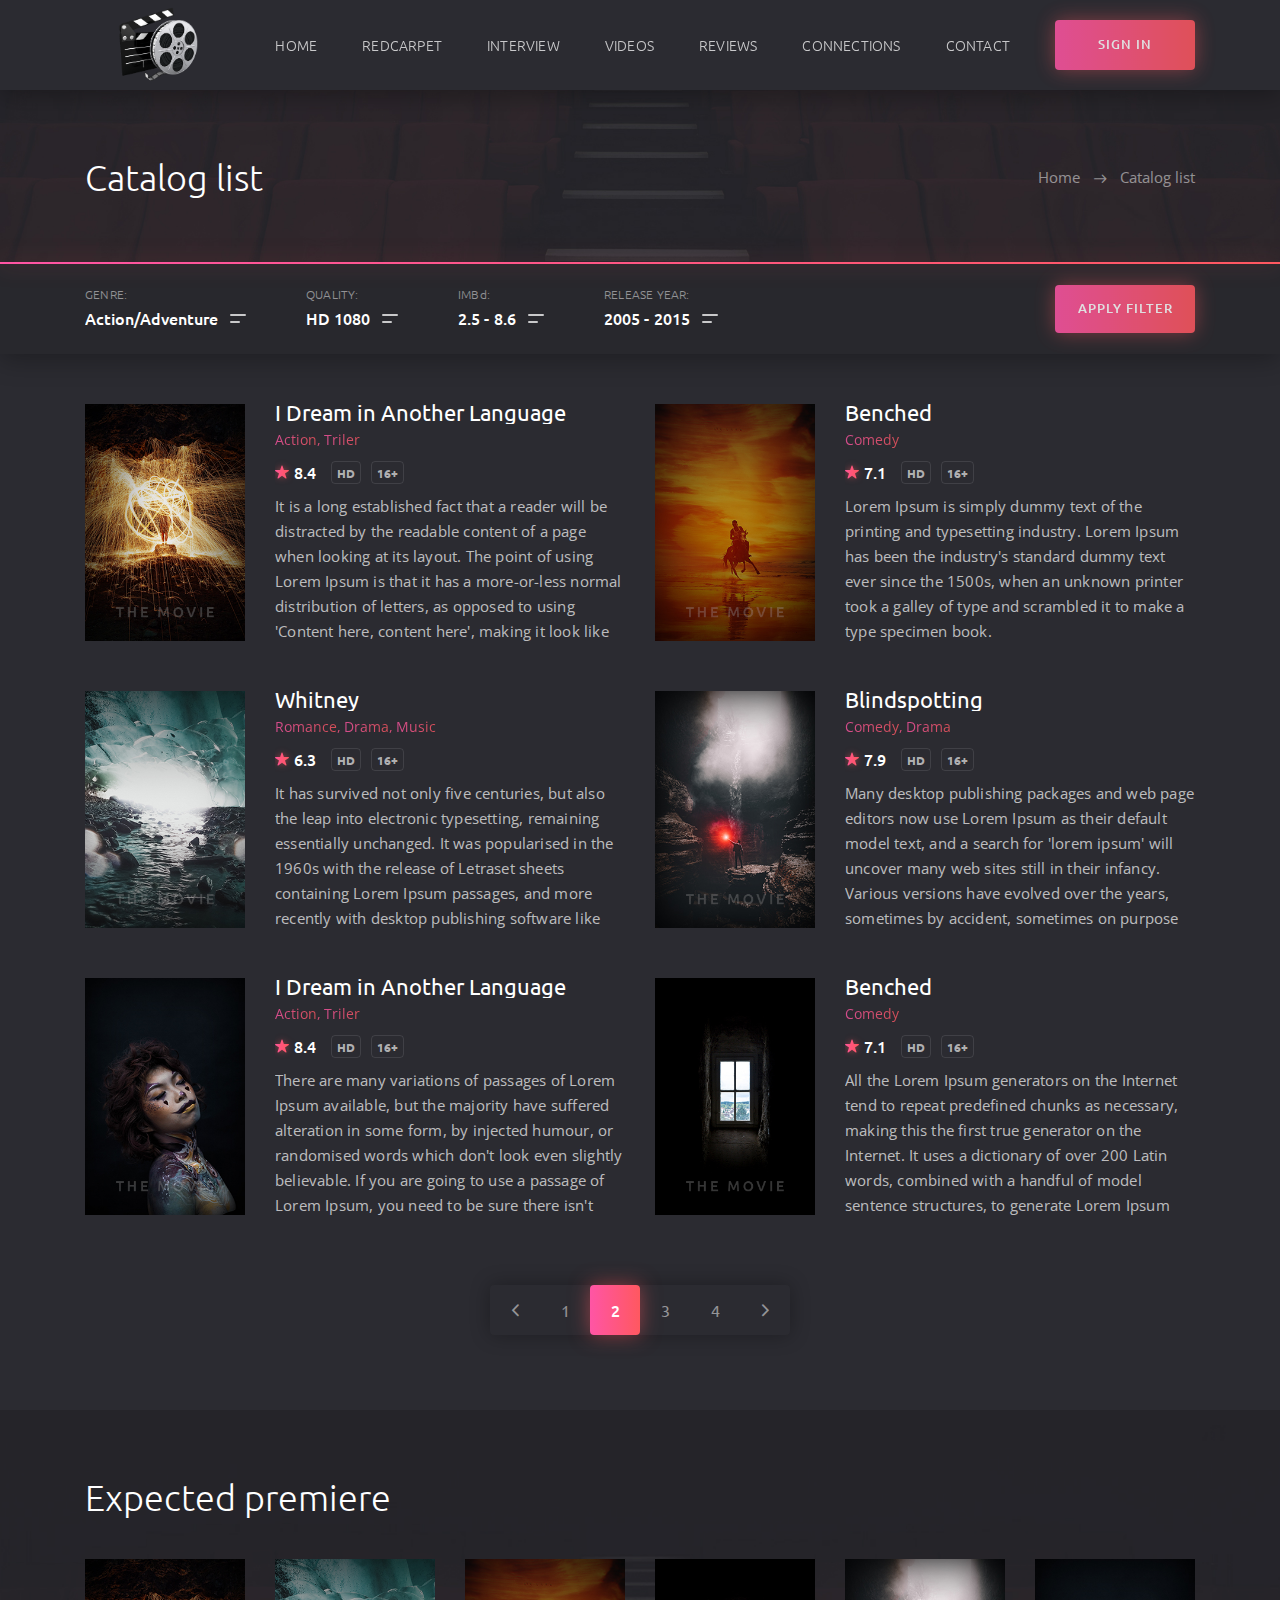
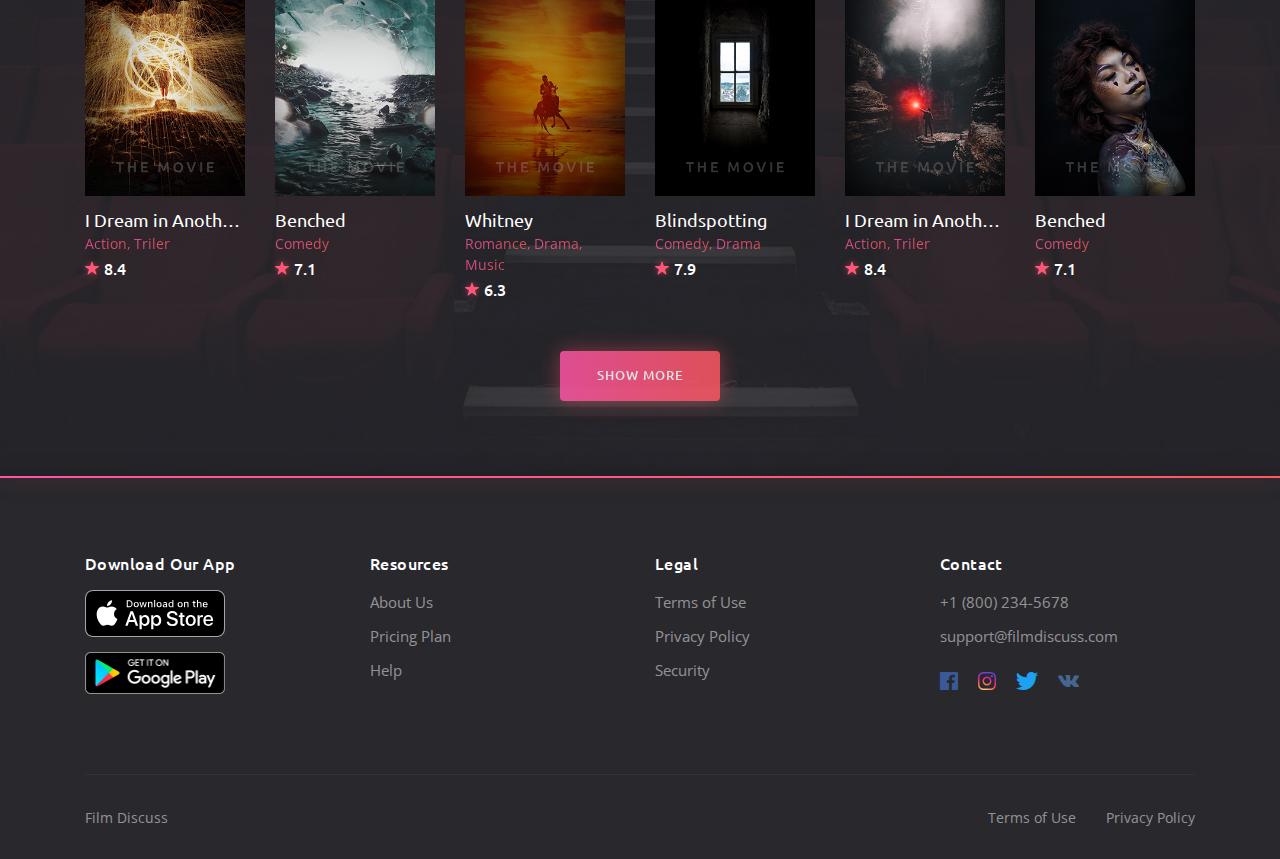
<file: catalog2.html>
<!DOCTYPE html>
<html lang="en">

<head>
	<meta charset="utf-8">
	<meta name="viewport" content="width=device-width, initial-scale=1, shrink-to-fit=no">

	<!-- Font -->
	<link href="https://fonts.googleapis.com/css?family=Open+Sans:400,600%7CUbuntu:300,400,500,700" rel="stylesheet"> 

	<!-- CSS -->
	<link rel="stylesheet" href="css/bootstrap-reboot.min.css">
	<link rel="stylesheet" href="css/bootstrap-grid.min.css">
	<link rel="stylesheet" href="css/owl.carousel.min.css">
	<link rel="stylesheet" href="css/jquery.mCustomScrollbar.min.css">
	<link rel="stylesheet" href="css/nouislider.min.css">
	<link rel="stylesheet" href="css/ionicons.min.css">
	<link rel="stylesheet" href="css/plyr.css">
	<link rel="stylesheet" href="css/photoswipe.css">
	<link rel="stylesheet" href="css/default-skin.css">
	<link rel="stylesheet" href="css/main.css">

	<!-- Favicons -->
	<link rel="icon" type="image/png" href="icon/favicon-32x32.png" sizes="32x32">
	<link rel="apple-touch-icon" href="icon/favicon-32x32.png">
	<link rel="apple-touch-icon" sizes="72x72" href="icon/apple-touch-icon-72x72.png">
	<link rel="apple-touch-icon" sizes="114x114" href="icon/apple-touch-icon-114x114.png">
	<link rel="apple-touch-icon" sizes="144x144" href="icon/apple-touch-icon-144x144.png">

	<meta name="description" content="">
	<meta name="keywords" content="">
	<meta name="author" content="">
	<title>Film Discuss</title>

</head>
<body class="body">
	
	<!-- header -->
	<header class="header">
		<div class="header__wrap">
			<div class="container">
				<div class="row">
					<div class="col-12">
						<div class="header__content">
							<!-- header logo -->
							<a href="index.html" class="header__logo">
								<img src="img/logo.png" alt="">
							</a>
							<!-- end header logo -->

							<!-- header nav -->
							<ul class="header__nav">
								<!-- dropdown -->
								<!-- <li class="header__nav-item">
									<a class="dropdown-toggle header__nav-link" href="#" role="button" id="dropdownMenuHome" data-toggle="dropdown" aria-haspopup="true" aria-expanded="false">Home</a>

									<ul class="dropdown-menu header__dropdown-menu" aria-labelledby="dropdownMenuHome">
										<li><a href="index.html">Home slideshow bg</a></li>
										<li><a href="index2.html">Home static bg</a></li>
									</ul>
								</li> -->
								<!-- end dropdown -->
								<li class="header__nav-item">
									<a href="index.html" class="header__nav-link">Home</a>
								</li>

								<!-- dropdown -->
								<li class="header__nav-item">
									<a class="dropdown-toggle header__nav-link" href="#" role="button" id="dropdownMenuCatalog" data-toggle="dropdown" aria-haspopup="true" aria-expanded="false">REDCARPET</a>

									<ul class="dropdown-menu header__dropdown-menu" aria-labelledby="dropdownMenuCatalog">
										<li><a href="catalog1.html">Catalog Grid</a></li>
										<li><a href="catalog2.html">Catalog List</a></li>
									</ul>
								</li>
								<!-- end dropdown -->

								<li class="header__nav-item">
									<a href="interview.html" class="header__nav-link">Interview</a>
								</li>

								<!-- dropdown -->
								<li class="header__nav-item">
									<a class="dropdown-toggle header__nav-link" href="#" role="button" id="dropdownMenuCatalog" data-toggle="dropdown" aria-haspopup="true" aria-expanded="false">VIDEOS</a>

									<ul class="dropdown-menu header__dropdown-menu" aria-labelledby="dropdownMenuCatalog">
										<li><a href="details1.html">Details Movie</a></li>
										<li><a href="details2.html">Details TV Series</a></li>
									</ul>
								</li>
								<!-- end dropdown -->

								<li class="header__nav-item">
									<a href="pricing.html" class="header__nav-link">REVIEWS</a>
								</li>

								<li class="header__nav-item">
									<a href="faq.html" class="header__nav-link">CONNECTIONS</a>
								</li>

								<li class="header__nav-item">
									<a href="about.html" class="header__nav-link">CONTACT</a>
								</li>

								<!-- dropdown -->
								<!-- <li class="dropdown header__nav-item">
									<a class="dropdown-toggle header__nav-link header__nav-link--more" href="#" role="button" id="dropdownMenuMore" data-toggle="dropdown" aria-haspopup="true" aria-expanded="false"><i class="icon ion-ios-more"></i></a>

									<ul class="dropdown-menu header__dropdown-menu" aria-labelledby="dropdownMenuMore">
										<li><a href="signin.html">Sign In</a></li>
										<li><a href="signup.html">Sign Up</a></li>
										<li><a href="404.html">404 Page</a></li>
									</ul>
								</li> -->
								<!-- end dropdown -->
							</ul>
							<!-- end header nav -->

							<!-- header auth -->
							<div class="header__auth">
								<!-- <button class="header__search-btn" type="button">
									<i class="icon ion-ios-search"></i>
								</button> -->

								<a href="signin.html" class="header__sign-in">
									<i class="icon ion-ios-log-in"></i>
									<span>sign in</span>
								</a>
							</div>
							<!-- end header auth -->

							<!-- header menu btn -->
							<button class="header__btn" type="button">
								<span></span>
								<span></span>
								<span></span>
							</button>
							<!-- end header menu btn -->
						</div>
					</div>
				</div>
			</div>
		</div>

		<!-- header search -->
		<form action="#" class="header__search">
			<div class="container">
				<div class="row">
					<div class="col-12">
						<div class="header__search-content">
							<input type="text" placeholder="Search for a movie, TV Series that you are looking for">

							<button type="button">search</button>
						</div>
					</div>
				</div>
			</div>
		</form>
		<!-- end header search -->
	</header>
	<!-- end header -->

	<!-- page title -->
	<section class="section section--first section--bg" data-bg="img/section/section.jpg">
		<div class="container">
			<div class="row">
				<div class="col-12">
					<div class="section__wrap">
						<!-- section title -->
						<h2 class="section__title">Catalog list</h2>
						<!-- end section title -->

						<!-- breadcrumb -->
						<ul class="breadcrumb">
							<li class="breadcrumb__item"><a href="#">Home</a></li>
							<li class="breadcrumb__item breadcrumb__item--active">Catalog list</li>
						</ul>
						<!-- end breadcrumb -->
					</div>
				</div>
			</div>
		</div>
	</section>
	<!-- end page title -->

	<!-- filter -->
	<div class="filter">
		<div class="container">
			<div class="row">
				<div class="col-12">
					<div class="filter__content">
						<div class="filter__items">
							<!-- filter item -->
							<div class="filter__item" id="filter__genre">
								<span class="filter__item-label">GENRE:</span>

								<div class="filter__item-btn dropdown-toggle" role="navigation" id="filter-genre" data-toggle="dropdown" aria-haspopup="true" aria-expanded="false">
									<input type="button" value="Action/Adventure">
									<span></span>
								</div>

								<ul class="filter__item-menu dropdown-menu scrollbar-dropdown" aria-labelledby="filter-genre">
									<li>Action/Adventure</li>
									<li>Animals</li>
									<li>Animation</li>
									<li>Biography</li>
									<li>Comedy</li>
									<li>Cooking</li>
									<li>Dance</li>
									<li>Documentary</li>
									<li>Drama</li>
									<li>Education</li>
									<li>Entertainment</li>
									<li>Family</li>
									<li>Fantasy</li>
									<li>History</li>
									<li>Horror</li>
									<li>Independent</li>
									<li>International</li>
									<li>Kids</li>
									<li>Kids & Family</li>
									<li>Medical</li>
									<li>Military/War</li>
									<li>Music</li>
									<li>Musical</li>
									<li>Mystery/Crime</li>
									<li>Nature</li>
									<li>Paranormal</li>
									<li>Politics</li>
									<li>Racing</li>
									<li>Romance</li>
									<li>Sci-Fi/Horror</li>
									<li>Science</li>
									<li>Science Fiction</li>
									<li>Science/Nature</li>
									<li>Spanish</li>
									<li>Travel</li>
									<li>Western</li>
								</ul>
							</div>
							<!-- end filter item -->

							<!-- filter item -->
							<div class="filter__item" id="filter__quality">
								<span class="filter__item-label">QUALITY:</span>

								<div class="filter__item-btn dropdown-toggle" role="navigation" id="filter-quality" data-toggle="dropdown" aria-haspopup="true" aria-expanded="false">
									<input type="button" value="HD 1080">
									<span></span>
								</div>

								<ul class="filter__item-menu dropdown-menu scrollbar-dropdown" aria-labelledby="filter-quality">
									<li>HD 1080</li>
									<li>HD 720</li>
									<li>DVD</li>
									<li>TS</li>
								</ul>
							</div>
							<!-- end filter item -->

							<!-- filter item -->
							<div class="filter__item" id="filter__rate">
								<span class="filter__item-label">IMBd:</span>

								<div class="filter__item-btn dropdown-toggle" role="button" id="filter-rate" data-toggle="dropdown" aria-haspopup="true" aria-expanded="false">
									<div class="filter__range">
										<div id="filter__imbd-start"></div>
										<div id="filter__imbd-end"></div>
									</div>
									<span></span>
								</div>

								<div class="filter__item-menu filter__item-menu--range dropdown-menu" aria-labelledby="filter-rate">
									<div id="filter__imbd"></div>
								</div>
							</div>
							<!-- end filter item -->

							<!-- filter item -->
							<div class="filter__item" id="filter__year">
								<span class="filter__item-label">RELEASE YEAR:</span>

								<div class="filter__item-btn dropdown-toggle" role="button" id="filter-year" data-toggle="dropdown" aria-haspopup="true" aria-expanded="false">
									<div class="filter__range">
										<div id="filter__years-start"></div>
										<div id="filter__years-end"></div>
									</div>
									<span></span>
								</div>

								<div class="filter__item-menu filter__item-menu--range dropdown-menu" aria-labelledby="filter-year">
									<div id="filter__years"></div>
								</div>
							</div>
							<!-- end filter item -->
						</div>
						
						<!-- filter btn -->
						<button class="filter__btn" type="button">apply filter</button>
						<!-- end filter btn -->
					</div>
				</div>
			</div>
		</div>
	</div>
	<!-- end filter -->

	<!-- catalog -->
	<div class="catalog">
		<div class="container">
			<div class="row">
				<!-- card -->
				<div class="col-6 col-sm-12 col-lg-6">
					<div class="card card--list">
						<div class="row">
							<div class="col-12 col-sm-4">
								<div class="card__cover">
									<img src="img/covers/cover.jpg" alt="">
									<a href="#" class="card__play">
										<i class="icon ion-ios-play"></i>
									</a>
								</div>
							</div>

							<div class="col-12 col-sm-8">
								<div class="card__content">
									<h3 class="card__title"><a href="#">I Dream in Another Language</a></h3>
									<span class="card__category">
										<a href="#">Action</a>
										<a href="#">Triler</a>
									</span>

									<div class="card__wrap">
										<span class="card__rate"><i class="icon ion-ios-star"></i>8.4</span>

										<ul class="card__list">
											<li>HD</li>
											<li>16+</li>
										</ul>
									</div>

									<div class="card__description">
										<p>It is a long established fact that a reader will be distracted by the readable content of a page when looking at its layout. The point of using Lorem Ipsum is that it has a more-or-less normal distribution of letters, as opposed to using 'Content here, content here', making it look like readable English.</p>
									</div>
								</div>
							</div>
						</div>
					</div>
				</div>
				<!-- end card -->

				<!-- card -->
				<div class="col-6 col-sm-12 col-lg-6">
					<div class="card card--list">
						<div class="row">
							<div class="col-12 col-sm-4">
								<div class="card__cover">
									<img src="img/covers/cover2.jpg" alt="">
									<a href="#" class="card__play">
										<i class="icon ion-ios-play"></i>
									</a>
								</div>
							</div>

							<div class="col-12 col-sm-8">
								<div class="card__content">
									<h3 class="card__title"><a href="#">Benched</a></h3>
									<span class="card__category">
										<a href="#">Comedy</a>
									</span>

									<div class="card__wrap">
										<span class="card__rate"><i class="icon ion-ios-star"></i>7.1</span>

										<ul class="card__list">
											<li>HD</li>
											<li>16+</li>
										</ul>
									</div>

									<div class="card__description">
										<p>Lorem Ipsum is simply dummy text of the printing and typesetting industry. Lorem Ipsum has been the industry's standard dummy text ever since the 1500s, when an unknown printer took a galley of type and scrambled it to make a type specimen book.</p>
									</div>
								</div>
							</div>
						</div>
					</div>
				</div>
				<!-- end card -->

				<!-- card -->
				<div class="col-6 col-sm-12 col-lg-6">
					<div class="card card--list">
						<div class="row">
							<div class="col-12 col-sm-4">
								<div class="card__cover">
									<img src="img/covers/cover3.jpg" alt="">
									<a href="#" class="card__play">
										<i class="icon ion-ios-play"></i>
									</a>
								</div>
							</div>

							<div class="col-12 col-sm-8">
								<div class="card__content">
									<h3 class="card__title"><a href="#">Whitney</a></h3>
									<span class="card__category">
										<a href="#">Romance</a>
										<a href="#">Drama</a>
										<a href="#">Music</a>
									</span>

									<div class="card__wrap">
										<span class="card__rate"><i class="icon ion-ios-star"></i>6.3</span>

										<ul class="card__list">
											<li>HD</li>
											<li>16+</li>
										</ul>
									</div>

									<div class="card__description">
										<p>It has survived not only five centuries, but also the leap into electronic typesetting, remaining essentially unchanged. It was popularised in the 1960s with the release of Letraset sheets containing Lorem Ipsum passages, and more recently with desktop publishing software like Aldus PageMaker including versions of Lorem Ipsum.</p>
									</div>
								</div>
							</div>
						</div>
					</div>
				</div>
				<!-- end card -->

				<!-- card -->
				<div class="col-6 col-sm-12 col-lg-6">
					<div class="card card--list">
						<div class="row">
							<div class="col-12 col-sm-4">
								<div class="card__cover">
									<img src="img/covers/cover4.jpg" alt="">
									<a href="#" class="card__play">
										<i class="icon ion-ios-play"></i>
									</a>
								</div>
							</div>

							<div class="col-12 col-sm-8">
								<div class="card__content">
									<h3 class="card__title"><a href="#">Blindspotting</a></h3>
									<span class="card__category">
										<a href="#">Comedy</a>
										<a href="#">Drama</a>
									</span>

									<div class="card__wrap">
										<span class="card__rate"><i class="icon ion-ios-star"></i>7.9</span>

										<ul class="card__list">
											<li>HD</li>
											<li>16+</li>
										</ul>
									</div>

									<div class="card__description">
										<p>Many desktop publishing packages and web page editors now use Lorem Ipsum as their default model text, and a search for 'lorem ipsum' will uncover many web sites still in their infancy. Various versions have evolved over the years, sometimes by accident, sometimes on purpose (injected humour and the like).</p>
									</div>
								</div>
							</div>
						</div>
					</div>
				</div>
				<!-- end card -->

				<!-- card -->
				<div class="col-6 col-sm-12 col-lg-6">
					<div class="card card--list">
						<div class="row">
							<div class="col-12 col-sm-4">
								<div class="card__cover">
									<img src="img/covers/cover5.jpg" alt="">
									<a href="#" class="card__play">
										<i class="icon ion-ios-play"></i>
									</a>
								</div>
							</div>

							<div class="col-12 col-sm-8">
								<div class="card__content">
									<h3 class="card__title"><a href="#">I Dream in Another Language</a></h3>
									<span class="card__category">
										<a href="#">Action</a>
										<a href="#">Triler</a>
									</span>

									<div class="card__wrap">
										<span class="card__rate"><i class="icon ion-ios-star"></i>8.4</span>

										<ul class="card__list">
											<li>HD</li>
											<li>16+</li>
										</ul>
									</div>

									<div class="card__description">
										<p>There are many variations of passages of Lorem Ipsum available, but the majority have suffered alteration in some form, by injected humour, or randomised words which don't look even slightly believable. If you are going to use a passage of Lorem Ipsum, you need to be sure there isn't anything embarrassing hidden in the middle of text.</p>
									</div>
								</div>
							</div>
						</div>
					</div>
				</div>
				<!-- end card -->

				<!-- card -->
				<div class="col-6 col-sm-12 col-lg-6">
					<div class="card card--list">
						<div class="row">
							<div class="col-12 col-sm-4">
								<div class="card__cover">
									<img src="img/covers/cover6.jpg" alt="">
									<a href="#" class="card__play">
										<i class="icon ion-ios-play"></i>
									</a>
								</div>
							</div>

							<div class="col-12 col-sm-8">
								<div class="card__content">
									<h3 class="card__title"><a href="#">Benched</a></h3>
									<span class="card__category">
										<a href="#">Comedy</a>
									</span>

									<div class="card__wrap">
										<span class="card__rate"><i class="icon ion-ios-star"></i>7.1</span>

										<ul class="card__list">
											<li>HD</li>
											<li>16+</li>
										</ul>
									</div>

									<div class="card__description">
										<p>All the Lorem Ipsum generators on the Internet tend to repeat predefined chunks as necessary, making this the first true generator on the Internet. It uses a dictionary of over 200 Latin words, combined with a handful of model sentence structures, to generate Lorem Ipsum which looks reasonable. The generated Lorem Ipsum is therefore always free from repetition, injected humour, or non-characteristic words etc.</p>
									</div>
								</div>
							</div>
						</div>
					</div>
				</div>
				<!-- end card -->

				<!-- paginator -->
				<div class="col-12">
					<ul class="paginator paginator--list">
						<li class="paginator__item paginator__item--prev">
							<a href="#"><i class="icon ion-ios-arrow-back"></i></a>
						</li>
						<li class="paginator__item"><a href="#">1</a></li>
						<li class="paginator__item paginator__item--active"><a href="#">2</a></li>
						<li class="paginator__item"><a href="#">3</a></li>
						<li class="paginator__item"><a href="#">4</a></li>
						<li class="paginator__item paginator__item--next">
							<a href="#"><i class="icon ion-ios-arrow-forward"></i></a>
						</li>
					</ul>
				</div>
				<!-- end paginator -->
			</div>
		</div>
	</div>
	<!-- end catalog -->

	<!-- expected premiere -->
	<section class="section section--bg" data-bg="img/section/section.jpg">
		<div class="container">
			<div class="row">
				<!-- section title -->
				<div class="col-12">
					<h2 class="section__title">Expected premiere</h2>
				</div>
				<!-- end section title -->

				<!-- card -->
				<div class="col-6 col-sm-4 col-lg-3 col-xl-2">
					<div class="card">
						<div class="card__cover">
							<img src="img/covers/cover.jpg" alt="">
							<a href="#" class="card__play">
								<i class="icon ion-ios-play"></i>
							</a>
						</div>
						<div class="card__content">
							<h3 class="card__title"><a href="#">I Dream in Another Language</a></h3>
							<span class="card__category">
								<a href="#">Action</a>
								<a href="#">Triler</a>
							</span>
							<span class="card__rate"><i class="icon ion-ios-star"></i>8.4</span>
						</div>
					</div>
				</div>
				<!-- end card -->

				<!-- card -->
				<div class="col-6 col-sm-4 col-lg-3 col-xl-2">
					<div class="card">
						<div class="card__cover">
							<img src="img/covers/cover3.jpg" alt="">
							<a href="#" class="card__play">
								<i class="icon ion-ios-play"></i>
							</a>
						</div>
						<div class="card__content">
							<h3 class="card__title"><a href="#">Benched</a></h3>
							<span class="card__category">
								<a href="#">Comedy</a>
							</span>
							<span class="card__rate"><i class="icon ion-ios-star"></i>7.1</span>
						</div>
					</div>
				</div>
				<!-- end card -->

				<!-- card -->
				<div class="col-6 col-sm-4 col-lg-3 col-xl-2">
					<div class="card">
						<div class="card__cover">
							<img src="img/covers/cover2.jpg" alt="">
							<a href="#" class="card__play">
								<i class="icon ion-ios-play"></i>
							</a>
						</div>
						<div class="card__content">
							<h3 class="card__title"><a href="#">Whitney</a></h3>
							<span class="card__category">
								<a href="#">Romance</a>
								<a href="#">Drama</a>
								<a href="#">Music</a>
							</span>
							<span class="card__rate"><i class="icon ion-ios-star"></i>6.3</span>
						</div>
					</div>
				</div>
				<!-- end card -->

				<!-- card -->
				<div class="col-6 col-sm-4 col-lg-3 col-xl-2">
					<div class="card">
						<div class="card__cover">
							<img src="img/covers/cover6.jpg" alt="">
							<a href="#" class="card__play">
								<i class="icon ion-ios-play"></i>
							</a>
						</div>
						<div class="card__content">
							<h3 class="card__title"><a href="#">Blindspotting</a></h3>
							<span class="card__category">
								<a href="#">Comedy</a>
								<a href="#">Drama</a>
							</span>
							<span class="card__rate"><i class="icon ion-ios-star"></i>7.9</span>
						</div>
					</div>
				</div>
				<!-- end card -->

				<!-- card -->
				<div class="col-6 col-sm-4 col-lg-3 col-xl-2">
					<div class="card">
						<div class="card__cover">
							<img src="img/covers/cover4.jpg" alt="">
							<a href="#" class="card__play">
								<i class="icon ion-ios-play"></i>
							</a>
						</div>
						<div class="card__content">
							<h3 class="card__title"><a href="#">I Dream in Another Language</a></h3>
							<span class="card__category">
								<a href="#">Action</a>
								<a href="#">Triler</a>
							</span>
							<span class="card__rate"><i class="icon ion-ios-star"></i>8.4</span>
						</div>
					</div>
				</div>
				<!-- end card -->

				<!-- card -->
				<div class="col-6 col-sm-4 col-lg-3 col-xl-2">
					<div class="card">
						<div class="card__cover">
							<img src="img/covers/cover5.jpg" alt="">
							<a href="#" class="card__play">
								<i class="icon ion-ios-play"></i>
							</a>
						</div>
						<div class="card__content">
							<h3 class="card__title"><a href="#">Benched</a></h3>
							<span class="card__category">
								<a href="#">Comedy</a>
							</span>
							<span class="card__rate"><i class="icon ion-ios-star"></i>7.1</span>
						</div>
					</div>
				</div>
				<!-- end card -->

				<!-- section btn -->
				<div class="col-12">
					<a href="#" class="section__btn">Show more</a>
				</div>
				<!-- end section btn -->
			</div>
		</div>
	</section>
	<!-- end expected premiere -->

	<!-- footer -->
	<footer class="footer">
		<div class="container">
			<div class="row">
				<!-- footer list -->
				<div class="col-12 col-md-3">
					<h6 class="footer__title">Download Our App</h6>
					<ul class="footer__app">
						<li><a href="#"><img src="img/Download_on_the_App_Store_Badge.svg" alt=""></a></li>
						<li><a href="#"><img src="img/google-play-badge.png" alt=""></a></li>
					</ul>
				</div>
				<!-- end footer list -->

				<!-- footer list -->
				<div class="col-6 col-sm-4 col-md-3">
					<h6 class="footer__title">Resources</h6>
					<ul class="footer__list">
						<li><a href="#">About Us</a></li>
						<li><a href="#">Pricing Plan</a></li>
						<li><a href="#">Help</a></li>
					</ul>
				</div>
				<!-- end footer list -->

				<!-- footer list -->
				<div class="col-6 col-sm-4 col-md-3">
					<h6 class="footer__title">Legal</h6>
					<ul class="footer__list">
						<li><a href="#">Terms of Use</a></li>
						<li><a href="#">Privacy Policy</a></li>
						<li><a href="#">Security</a></li>
					</ul>
				</div>
				<!-- end footer list -->

				<!-- footer list -->
				<div class="col-12 col-sm-4 col-md-3">
					<h6 class="footer__title">Contact</h6>
					<ul class="footer__list">
						<li><a href="tel:+18002345678">+1 (800) 234-5678</a></li>
						<li><a href="mailto:support@moviego.com">support@filmdiscuss.com</a></li>
					</ul>
					<ul class="footer__social">
						<li class="facebook"><a href="#"><i class="icon ion-logo-facebook"></i></a></li>
						<li class="instagram"><a href="#"><i class="icon ion-logo-instagram"></i></a></li>
						<li class="twitter"><a href="#"><i class="icon ion-logo-twitter"></i></a></li>
						<li class="vk"><a href="#"><i class="icon ion-logo-vk"></i></a></li>
					</ul>
				</div>
				<!-- end footer list -->

				<!-- footer copyright -->
				<div class="col-12">
					<div class="footer__copyright">
						<small><a target="_blank" href="#">Film Discuss</a></small>

						<ul>
							<li><a href="#">Terms of Use</a></li>
							<li><a href="#">Privacy Policy</a></li>
						</ul>
					</div>
				</div>
				<!-- end footer copyright -->
			</div>
		</div>
	</footer>
	<!-- end footer -->

	<!-- JS -->
	<script src="js/jquery-3.3.1.min.js"></script>
	<script src="js/bootstrap.bundle.min.js"></script>
	<script src="js/owl.carousel.min.js"></script>
	<script src="js/jquery.mousewheel.min.js"></script>
	<script src="js/jquery.mCustomScrollbar.min.js"></script>
	<script src="js/wNumb.js"></script>
	<script src="js/nouislider.min.js"></script>
	<script src="js/plyr.min.js"></script>
	<script src="js/jquery.morelines.min.js"></script>
	<script src="js/photoswipe.min.js"></script>
	<script src="js/photoswipe-ui-default.min.js"></script>
	<script src="js/main.js"></script>
</body>

</html>
</file>
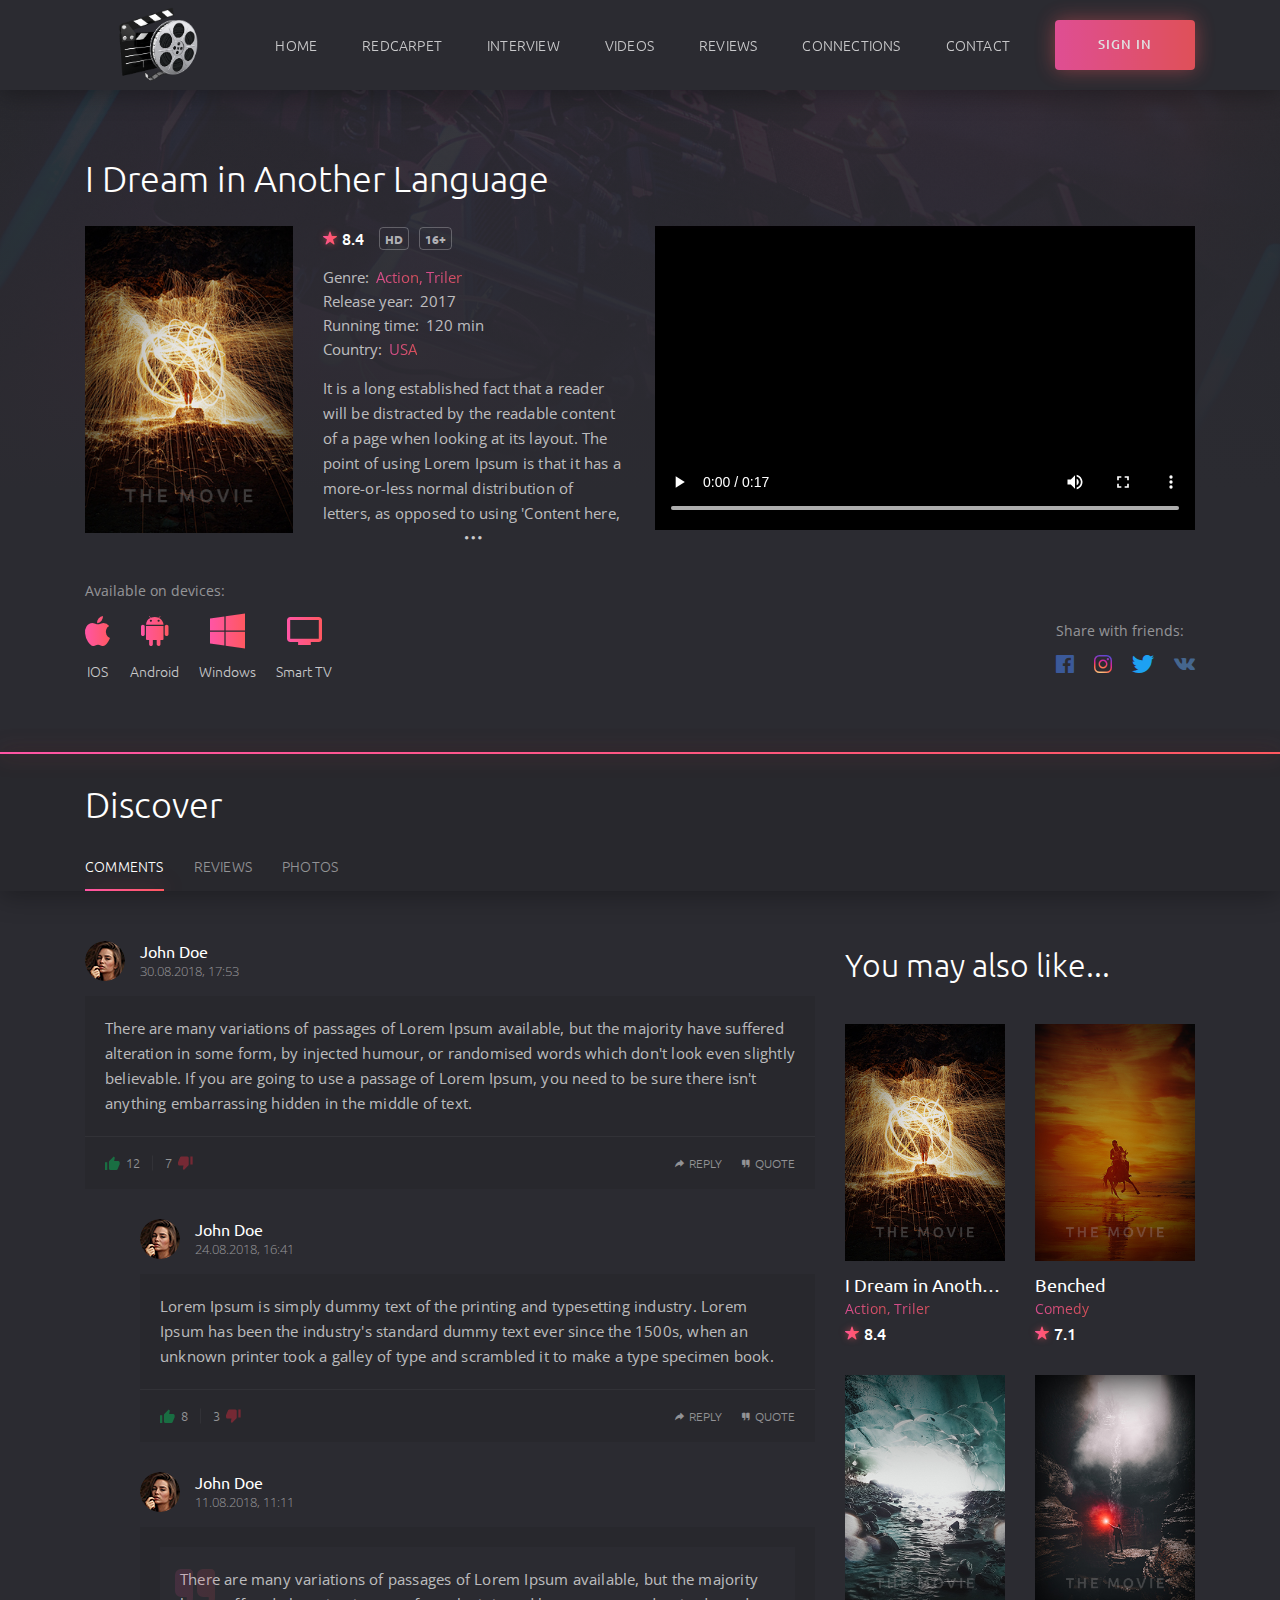
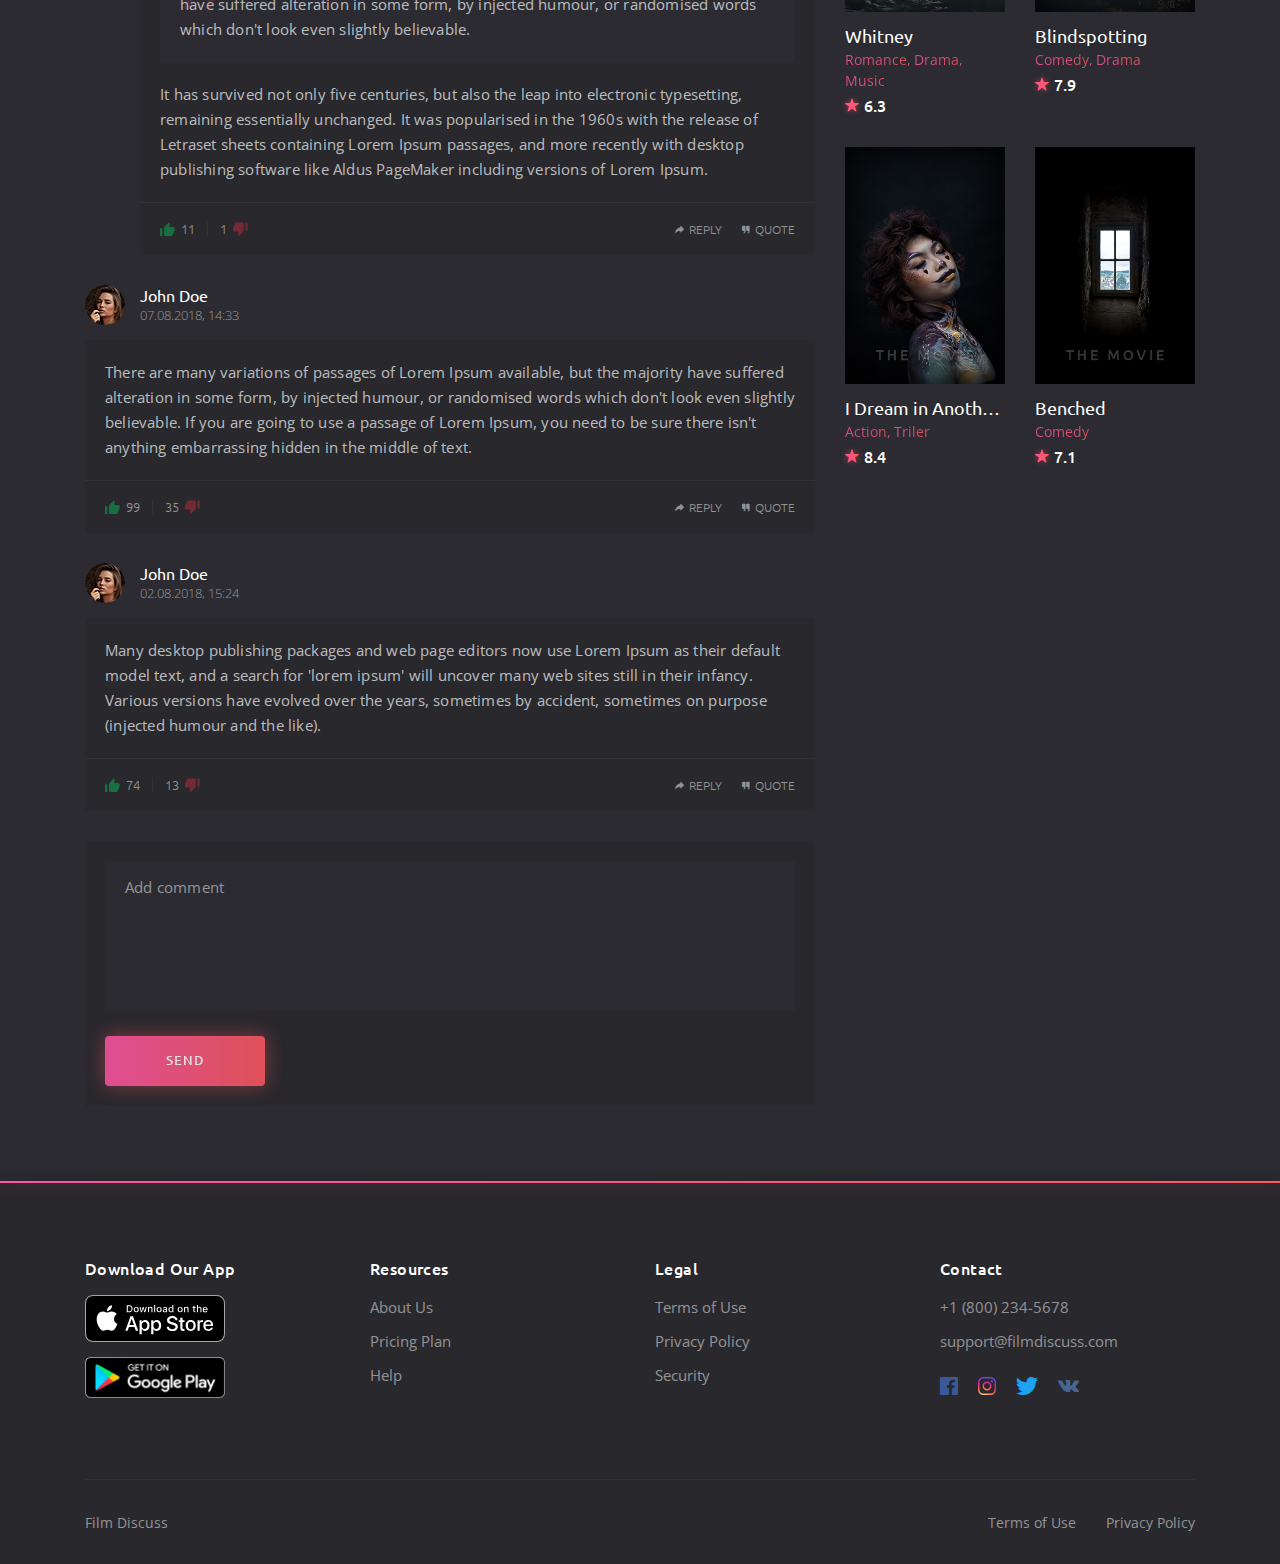
<file: details1.html>
<!DOCTYPE html>
<html lang="en">

<head>
	<meta charset="utf-8">
	<meta name="viewport" content="width=device-width, initial-scale=1, shrink-to-fit=no">

	<!-- Font -->
	<link href="https://fonts.googleapis.com/css?family=Open+Sans:400,600%7CUbuntu:300,400,500,700" rel="stylesheet"> 

	<!-- CSS -->
	<link rel="stylesheet" href="css/bootstrap-reboot.min.css">
	<link rel="stylesheet" href="css/bootstrap-grid.min.css">
	<link rel="stylesheet" href="css/owl.carousel.min.css">
	<link rel="stylesheet" href="css/jquery.mCustomScrollbar.min.css">
	<link rel="stylesheet" href="css/nouislider.min.css">
	<link rel="stylesheet" href="css/ionicons.min.css">
	<link rel="stylesheet" href="css/plyr.css">
	<link rel="stylesheet" href="css/photoswipe.css">
	<link rel="stylesheet" href="css/default-skin.css">
	<link rel="stylesheet" href="css/main.css">

	<!-- Favicons -->
	<link rel="icon" type="image/png" href="icon/favicon-32x32.png" sizes="32x32">
	<link rel="apple-touch-icon" href="icon/favicon-32x32.png">
	<link rel="apple-touch-icon" sizes="72x72" href="icon/apple-touch-icon-72x72.png">
	<link rel="apple-touch-icon" sizes="114x114" href="icon/apple-touch-icon-114x114.png">
	<link rel="apple-touch-icon" sizes="144x144" href="icon/apple-touch-icon-144x144.png">

	<meta name="description" content="">
	<meta name="keywords" content="">
	<meta name="author" content="">
	<title>Film Discuss</title>

</head>
<body class="body">
	
	<!-- header -->
	<header class="header">
		<div class="header__wrap">
			<div class="container">
				<div class="row">
					<div class="col-12">
						<div class="header__content">
							<!-- header logo -->
							<a href="index.html" class="header__logo">
								<img src="img/logo.png" alt="">
							</a>
							<!-- end header logo -->

							<!-- header nav -->
							<ul class="header__nav">
								<!-- dropdown -->
								<!-- <li class="header__nav-item">
									<a class="dropdown-toggle header__nav-link" href="#" role="button" id="dropdownMenuHome" data-toggle="dropdown" aria-haspopup="true" aria-expanded="false">Home</a>

									<ul class="dropdown-menu header__dropdown-menu" aria-labelledby="dropdownMenuHome">
										<li><a href="index.html">Home slideshow bg</a></li>
										<li><a href="index2.html">Home static bg</a></li>
									</ul>
								</li> -->
								<!-- end dropdown -->
								<li class="header__nav-item">
									<a href="index.html" class="header__nav-link">Home</a>
								</li>

								<!-- dropdown -->
								<li class="header__nav-item">
									<a class="dropdown-toggle header__nav-link" href="#" role="button" id="dropdownMenuCatalog" data-toggle="dropdown" aria-haspopup="true" aria-expanded="false">REDCARPET</a>

									<ul class="dropdown-menu header__dropdown-menu" aria-labelledby="dropdownMenuCatalog">
										<li><a href="catalog1.html">Catalog Grid</a></li>
										<li><a href="catalog2.html">Catalog List</a></li>
									</ul>
								</li>
								<!-- end dropdown -->

								<li class="header__nav-item">
									<a href="interview.html" class="header__nav-link">Interview</a>
								</li>

								<!-- dropdown -->
								<li class="header__nav-item">
									<a class="dropdown-toggle header__nav-link" href="#" role="button" id="dropdownMenuCatalog" data-toggle="dropdown" aria-haspopup="true" aria-expanded="false">VIDEOS</a>

									<ul class="dropdown-menu header__dropdown-menu" aria-labelledby="dropdownMenuCatalog">
										<li><a href="details1.html">Details Movie</a></li>
										<li><a href="details2.html">Details TV Series</a></li>
									</ul>
								</li>
								<!-- end dropdown -->

								<li class="header__nav-item">
									<a href="pricing.html" class="header__nav-link">REVIEWS</a>
								</li>

								<li class="header__nav-item">
									<a href="faq.html" class="header__nav-link">CONNECTIONS</a>
								</li>

								<li class="header__nav-item">
									<a href="about.html" class="header__nav-link">CONTACT</a>
								</li>

								<!-- dropdown -->
								<!-- <li class="dropdown header__nav-item">
									<a class="dropdown-toggle header__nav-link header__nav-link--more" href="#" role="button" id="dropdownMenuMore" data-toggle="dropdown" aria-haspopup="true" aria-expanded="false"><i class="icon ion-ios-more"></i></a>

									<ul class="dropdown-menu header__dropdown-menu" aria-labelledby="dropdownMenuMore">
										<li><a href="signin.html">Sign In</a></li>
										<li><a href="signup.html">Sign Up</a></li>
										<li><a href="404.html">404 Page</a></li>
									</ul>
								</li> -->
								<!-- end dropdown -->
							</ul>
							<!-- end header nav -->

							<!-- header auth -->
							<div class="header__auth">
								<!-- <button class="header__search-btn" type="button">
									<i class="icon ion-ios-search"></i>
								</button> -->

								<a href="signin.html" class="header__sign-in">
									<i class="icon ion-ios-log-in"></i>
									<span>sign in</span>
								</a>
							</div>
							<!-- end header auth -->

							<!-- header menu btn -->
							<button class="header__btn" type="button">
								<span></span>
								<span></span>
								<span></span>
							</button>
							<!-- end header menu btn -->
						</div>
					</div>
				</div>
			</div>
		</div>

		<!-- header search -->
		<form action="#" class="header__search">
			<div class="container">
				<div class="row">
					<div class="col-12">
						<div class="header__search-content">
							<input type="text" placeholder="Search for a movie, TV Series that you are looking for">

							<button type="button">search</button>
						</div>
					</div>
				</div>
			</div>
		</form>
		<!-- end header search -->
	</header>
	<!-- end header -->

	<!-- details -->
	<section class="section details">
		<!-- details background -->
		<div class="details__bg" data-bg="img/home/home__bg.jpg"></div>
		<!-- end details background -->

		<!-- details content -->
		<div class="container">
			<div class="row">
				<!-- title -->
				<div class="col-12">
					<h1 class="details__title">I Dream in Another Language</h1>
				</div>
				<!-- end title -->

				<!-- content -->
				<div class="col-12 col-xl-6">
					<div class="card card--details">
						<div class="row">
							<!-- card cover -->
							<div class="col-12 col-sm-4 col-md-4 col-lg-3 col-xl-5">
								<div class="card__cover">
									<img src="img/covers/cover.jpg" alt="">
								</div>
							</div>
							<!-- end card cover -->

							<!-- card content -->
							<div class="col-12 col-sm-8 col-md-8 col-lg-9 col-xl-7">
								<div class="card__content">
									<div class="card__wrap">
										<span class="card__rate"><i class="icon ion-ios-star"></i>8.4</span>

										<ul class="card__list">
											<li>HD</li>
											<li>16+</li>
										</ul>
									</div>

									<ul class="card__meta">
										<li><span>Genre:</span> <a href="#">Action</a>
										<a href="#">Triler</a></li>
										<li><span>Release year:</span> 2017</li>
										<li><span>Running time:</span> 120 min</li>
										<li><span>Country:</span> <a href="#">USA</a> </li>
									</ul>

									<div class="card__description card__description--details">
										It is a long established fact that a reader will be distracted by the readable content of a page when looking at its layout. The point of using Lorem Ipsum is that it has a more-or-less normal distribution of letters, as opposed to using 'Content here, content here', making it look like readable English. Many desktop publishing packages and web page editors now use Lorem Ipsum as their default model text, and a search for 'lorem ipsum' will uncover many web sites still in their infancy.
									</div>
								</div>
							</div>
							<!-- end card content -->
						</div>
					</div>
				</div>
				<!-- end content -->

				<!-- player -->
				<div class="col-12 col-xl-6">
					<video src="video/Kevin.mp4" controls loop id="tm-video"></video>
				</div>
				<!-- end player -->

				<div class="col-12">
					<div class="details__wrap">
						<!-- availables -->
						<div class="details__devices">
							<span class="details__devices-title">Available on devices:</span>
							<ul class="details__devices-list">
								<li><i class="icon ion-logo-apple"></i><span>IOS</span></li>
								<li><i class="icon ion-logo-android"></i><span>Android</span></li>
								<li><i class="icon ion-logo-windows"></i><span>Windows</span></li>
								<li><i class="icon ion-md-tv"></i><span>Smart TV</span></li>
							</ul>
						</div>
						<!-- end availables -->

						<!-- share -->
						<div class="details__share">
							<span class="details__share-title">Share with friends:</span>

							<ul class="details__share-list">
								<li class="facebook"><a href="#"><i class="icon ion-logo-facebook"></i></a></li>
								<li class="instagram"><a href="#"><i class="icon ion-logo-instagram"></i></a></li>
								<li class="twitter"><a href="#"><i class="icon ion-logo-twitter"></i></a></li>
								<li class="vk"><a href="#"><i class="icon ion-logo-vk"></i></a></li>
							</ul>
						</div>
						<!-- end share -->
					</div>
				</div>
			</div>
		</div>
		<!-- end details content -->
	</section>
	<!-- end details -->

	<!-- content -->
	<section class="content">
		<div class="content__head">
			<div class="container">
				<div class="row">
					<div class="col-12">
						<!-- content title -->
						<h2 class="content__title">Discover</h2>
						<!-- end content title -->

						<!-- content tabs nav -->
						<ul class="nav nav-tabs content__tabs" id="content__tabs" role="tablist">
							<li class="nav-item">
								<a class="nav-link active" data-toggle="tab" href="#tab-1" role="tab" aria-controls="tab-1" aria-selected="true">Comments</a>
							</li>

							<li class="nav-item">
								<a class="nav-link" data-toggle="tab" href="#tab-2" role="tab" aria-controls="tab-2" aria-selected="false">Reviews</a>
							</li>

							<li class="nav-item">
								<a class="nav-link" data-toggle="tab" href="#tab-3" role="tab" aria-controls="tab-3" aria-selected="false">Photos</a>
							</li>
						</ul>
						<!-- end content tabs nav -->

						<!-- content mobile tabs nav -->
						<div class="content__mobile-tabs" id="content__mobile-tabs">
							<div class="content__mobile-tabs-btn dropdown-toggle" role="navigation" id="mobile-tabs" data-toggle="dropdown" aria-haspopup="true" aria-expanded="false">
								<input type="button" value="Comments">
								<span></span>
							</div>

							<div class="content__mobile-tabs-menu dropdown-menu" aria-labelledby="mobile-tabs">
								<ul class="nav nav-tabs" role="tablist">
									<li class="nav-item"><a class="nav-link active" id="1-tab" data-toggle="tab" href="#tab-1" role="tab" aria-controls="tab-1" aria-selected="true">Comments</a></li>

									<li class="nav-item"><a class="nav-link" id="2-tab" data-toggle="tab" href="#tab-2" role="tab" aria-controls="tab-2" aria-selected="false">Reviews</a></li>

									<li class="nav-item"><a class="nav-link" id="3-tab" data-toggle="tab" href="#tab-3" role="tab" aria-controls="tab-3" aria-selected="false">Photos</a></li>
								</ul>
							</div>
						</div>
						<!-- end content mobile tabs nav -->
					</div>
				</div>
			</div>
		</div>

		<div class="container">
			<div class="row">
				<div class="col-12 col-lg-8 col-xl-8">
					<!-- content tabs -->
					<div class="tab-content" id="myTabContent">
						<div class="tab-pane fade show active" id="tab-1" role="tabpanel" aria-labelledby="1-tab">
							<div class="row">
								<!-- comments -->
								<div class="col-12">
									<div class="comments">
										<ul class="comments__list">
											<li class="comments__item">
												<div class="comments__autor">
													<img class="comments__avatar" src="img/user.png" alt="">
													<span class="comments__name">John Doe</span>
													<span class="comments__time">30.08.2018, 17:53</span>
												</div>
												<p class="comments__text">There are many variations of passages of Lorem Ipsum available, but the majority have suffered alteration in some form, by injected humour, or randomised words which don't look even slightly believable. If you are going to use a passage of Lorem Ipsum, you need to be sure there isn't anything embarrassing hidden in the middle of text.</p>
												<div class="comments__actions">
													<div class="comments__rate">
														<button type="button"><i class="icon ion-md-thumbs-up"></i>12</button>

														<button type="button">7<i class="icon ion-md-thumbs-down"></i></button>
													</div>

													<button type="button"><i class="icon ion-ios-share-alt"></i>Reply</button>
													<button type="button"><i class="icon ion-ios-quote"></i>Quote</button>
												</div>
											</li>

											<li class="comments__item comments__item--answer">
												<div class="comments__autor">
													<img class="comments__avatar" src="img/user.png" alt="">
													<span class="comments__name">John Doe</span>
													<span class="comments__time">24.08.2018, 16:41</span>
												</div>
												<p class="comments__text">Lorem Ipsum is simply dummy text of the printing and typesetting industry. Lorem Ipsum has been the industry's standard dummy text ever since the 1500s, when an unknown printer took a galley of type and scrambled it to make a type specimen book.</p>
												<div class="comments__actions">
													<div class="comments__rate">
														<button type="button"><i class="icon ion-md-thumbs-up"></i>8</button>

														<button type="button">3<i class="icon ion-md-thumbs-down"></i></button>
													</div>

													<button type="button"><i class="icon ion-ios-share-alt"></i>Reply</button>
													<button type="button"><i class="icon ion-ios-quote"></i>Quote</button>
												</div>
											</li>

											<li class="comments__item comments__item--quote">
												<div class="comments__autor">
													<img class="comments__avatar" src="img/user.png" alt="">
													<span class="comments__name">John Doe</span>
													<span class="comments__time">11.08.2018, 11:11</span>
												</div>
												<p class="comments__text"><span>There are many variations of passages of Lorem Ipsum available, but the majority have suffered alteration in some form, by injected humour, or randomised words which don't look even slightly believable.</span>It has survived not only five centuries, but also the leap into electronic typesetting, remaining essentially unchanged. It was popularised in the 1960s with the release of Letraset sheets containing Lorem Ipsum passages, and more recently with desktop publishing software like Aldus PageMaker including versions of Lorem Ipsum.</p>
												<div class="comments__actions">
													<div class="comments__rate">
														<button type="button"><i class="icon ion-md-thumbs-up"></i>11</button>

														<button type="button">1<i class="icon ion-md-thumbs-down"></i></button>
													</div>

													<button type="button"><i class="icon ion-ios-share-alt"></i>Reply</button>
													<button type="button"><i class="icon ion-ios-quote"></i>Quote</button>
												</div>
											</li>

											<li class="comments__item">
												<div class="comments__autor">
													<img class="comments__avatar" src="img/user.png" alt="">
													<span class="comments__name">John Doe</span>
													<span class="comments__time">07.08.2018, 14:33</span>
												</div>
												<p class="comments__text">There are many variations of passages of Lorem Ipsum available, but the majority have suffered alteration in some form, by injected humour, or randomised words which don't look even slightly believable. If you are going to use a passage of Lorem Ipsum, you need to be sure there isn't anything embarrassing hidden in the middle of text.</p>
												<div class="comments__actions">
													<div class="comments__rate">
														<button type="button"><i class="icon ion-md-thumbs-up"></i>99</button>

														<button type="button">35<i class="icon ion-md-thumbs-down"></i></button>
													</div>

													<button type="button"><i class="icon ion-ios-share-alt"></i>Reply</button>
													<button type="button"><i class="icon ion-ios-quote"></i>Quote</button>
												</div>
											</li>

											<li class="comments__item">
												<div class="comments__autor">
													<img class="comments__avatar" src="img/user.png" alt="">
													<span class="comments__name">John Doe</span>
													<span class="comments__time">02.08.2018, 15:24</span>
												</div>
												<p class="comments__text">Many desktop publishing packages and web page editors now use Lorem Ipsum as their default model text, and a search for 'lorem ipsum' will uncover many web sites still in their infancy. Various versions have evolved over the years, sometimes by accident, sometimes on purpose (injected humour and the like).</p>
												<div class="comments__actions">
													<div class="comments__rate">
														<button type="button"><i class="icon ion-md-thumbs-up"></i>74</button>

														<button type="button">13<i class="icon ion-md-thumbs-down"></i></button>
													</div>
													
													<button type="button"><i class="icon ion-ios-share-alt"></i>Reply</button>
													<button type="button"><i class="icon ion-ios-quote"></i>Quote</button>
												</div>
											</li>
										</ul>

										<form action="#" class="form">
											<textarea id="text" name="text" class="form__textarea" placeholder="Add comment"></textarea>
											<button type="button" class="form__btn">Send</button>
										</form>
									</div>
								</div>
								<!-- end comments -->
							</div>
						</div>

						<div class="tab-pane fade" id="tab-2" role="tabpanel" aria-labelledby="2-tab">
							<div class="row">
								<!-- reviews -->
								<div class="col-12">
									<div class="reviews">
										<ul class="reviews__list">
											<li class="reviews__item">
												<div class="reviews__autor">
													<img class="reviews__avatar" src="img/user.png" alt="">
													<span class="reviews__name">Best Marvel movie in my opinion</span>
													<span class="reviews__time">24.08.2018, 17:53 by John Doe</span>

													<span class="reviews__rating"><i class="icon ion-ios-star"></i>8.4</span>
												</div>
												<p class="reviews__text">There are many variations of passages of Lorem Ipsum available, but the majority have suffered alteration in some form, by injected humour, or randomised words which don't look even slightly believable. If you are going to use a passage of Lorem Ipsum, you need to be sure there isn't anything embarrassing hidden in the middle of text.</p>
											</li>

											<li class="reviews__item">
												<div class="reviews__autor">
													<img class="reviews__avatar" src="img/user.png" alt="">
													<span class="reviews__name">Best Marvel movie in my opinion</span>
													<span class="reviews__time">24.08.2018, 17:53 by John Doe</span>

													<span class="reviews__rating"><i class="icon ion-ios-star"></i>9.0</span>
												</div>
												<p class="reviews__text">There are many variations of passages of Lorem Ipsum available, but the majority have suffered alteration in some form, by injected humour, or randomised words which don't look even slightly believable. If you are going to use a passage of Lorem Ipsum, you need to be sure there isn't anything embarrassing hidden in the middle of text.</p>
											</li>

											<li class="reviews__item">
												<div class="reviews__autor">
													<img class="reviews__avatar" src="img/user.png" alt="">
													<span class="reviews__name">Best Marvel movie in my opinion</span>
													<span class="reviews__time">24.08.2018, 17:53 by John Doe</span>

													<span class="reviews__rating"><i class="icon ion-ios-star"></i>7.5</span>
												</div>
												<p class="reviews__text">There are many variations of passages of Lorem Ipsum available, but the majority have suffered alteration in some form, by injected humour, or randomised words which don't look even slightly believable. If you are going to use a passage of Lorem Ipsum, you need to be sure there isn't anything embarrassing hidden in the middle of text.</p>
											</li>
										</ul>

										<form action="#" class="form">
											<input type="text" class="form__input" placeholder="Title">
											<textarea class="form__textarea" placeholder="Review"></textarea>
											<div class="form__slider">
												<div class="form__slider-rating" id="slider__rating"></div>
												<div class="form__slider-value" id="form__slider-value"></div>
											</div>
											<button type="button" class="form__btn">Send</button>
										</form>
									</div>
								</div>
								<!-- end reviews -->
							</div>
						</div>

						<div class="tab-pane fade" id="tab-3" role="tabpanel" aria-labelledby="3-tab">
							<!-- project gallery -->
							<div class="gallery" itemscope>
								<div class="row">
									<!-- gallery item -->
									<figure class="col-12 col-sm-6 col-xl-4" itemprop="associatedMedia" itemscope>
										<a href="img/gallery/project-1.jpg" itemprop="contentUrl" data-size="1920x1280">
											<img src="img/gallery/project-1.jpg" itemprop="thumbnail" alt="Image description" />
										</a>
										<figcaption itemprop="caption description">Some image caption 1</figcaption>
									</figure>
									<!-- end gallery item -->

									<!-- gallery item -->
									<figure class="col-12 col-sm-6 col-xl-4" itemprop="associatedMedia" itemscope>
										<a href="img/gallery/project-2.jpg" itemprop="contentUrl" data-size="1920x1280">
											<img src="img/gallery/project-2.jpg" itemprop="thumbnail" alt="Image description" />
										</a>
										<figcaption itemprop="caption description">Some image caption 2</figcaption>
									</figure>
									<!-- end gallery item -->

									<!-- gallery item -->
									<figure class="col-12 col-sm-6 col-xl-4" itemprop="associatedMedia" itemscope>
										<a href="img/gallery/project-3.jpg" itemprop="contentUrl" data-size="1920x1280">
											<img src="img/gallery/project-3.jpg" itemprop="thumbnail" alt="Image description" />
										</a>
										<figcaption itemprop="caption description">Some image caption 3</figcaption>
									</figure>
									<!-- end gallery item -->

									<!-- gallery item -->
									<figure class="col-12 col-sm-6 col-xl-4" itemprop="associatedMedia" itemscope>
										<a href="img/gallery/project-4.jpg" itemprop="contentUrl" data-size="1920x1280">
											<img src="img/gallery/project-4.jpg" itemprop="thumbnail" alt="Image description" />
										</a>
										<figcaption itemprop="caption description">Some image caption 4</figcaption>
									</figure>
									<!-- end gallery item -->

									<!-- gallery item -->
									<figure class="col-12 col-sm-6 col-xl-4" itemprop="associatedMedia" itemscope>
										<a href="img/gallery/project-5.jpg" itemprop="contentUrl" data-size="1920x1280">
											<img src="img/gallery/project-5.jpg" itemprop="thumbnail" alt="Image description" />
										</a>
										<figcaption itemprop="caption description">Some image caption 5</figcaption>
									</figure>
									<!-- end gallery item -->

									<!-- gallery item -->
									<figure class="col-12 col-sm-6 col-xl-4" itemprop="associatedMedia" itemscope>
										<a href="img/gallery/project-6.jpg" itemprop="contentUrl" data-size="1920x1280">
											<img src="img/gallery/project-6.jpg" itemprop="thumbnail" alt="Image description" />
										</a>
										<figcaption itemprop="caption description">Some image caption 6</figcaption>
									</figure>
									<!-- end gallery item -->
								</div>
							</div>
							<!-- end project gallery -->
						</div>
					</div>
					<!-- end content tabs -->
				</div>

				<!-- sidebar -->
				<div class="col-12 col-lg-4 col-xl-4">
					<div class="row">
						<!-- section title -->
						<div class="col-12">
							<h2 class="section__title section__title--sidebar">You may also like...</h2>
						</div>
						<!-- end section title -->

						<!-- card -->
						<div class="col-6 col-sm-4 col-lg-6">
							<div class="card">
								<div class="card__cover">
									<img src="img/covers/cover.jpg" alt="">
									<a href="#" class="card__play">
										<i class="icon ion-ios-play"></i>
									</a>
								</div>
								<div class="card__content">
									<h3 class="card__title"><a href="#">I Dream in Another Language</a></h3>
									<span class="card__category">
										<a href="#">Action</a>
										<a href="#">Triler</a>
									</span>
									<span class="card__rate"><i class="icon ion-ios-star"></i>8.4</span>
								</div>
							</div>
						</div>
						<!-- end card -->

						<!-- card -->
						<div class="col-6 col-sm-4 col-lg-6">
							<div class="card">
								<div class="card__cover">
									<img src="img/covers/cover2.jpg" alt="">
									<a href="#" class="card__play">
										<i class="icon ion-ios-play"></i>
									</a>
								</div>
								<div class="card__content">
									<h3 class="card__title"><a href="#">Benched</a></h3>
									<span class="card__category">
										<a href="#">Comedy</a>
									</span>
									<span class="card__rate"><i class="icon ion-ios-star"></i>7.1</span>
								</div>
							</div>
						</div>
						<!-- end card -->

						<!-- card -->
						<div class="col-6 col-sm-4 col-lg-6">
							<div class="card">
								<div class="card__cover">
									<img src="img/covers/cover3.jpg" alt="">
									<a href="#" class="card__play">
										<i class="icon ion-ios-play"></i>
									</a>
								</div>
								<div class="card__content">
									<h3 class="card__title"><a href="#">Whitney</a></h3>
									<span class="card__category">
										<a href="#">Romance</a>
										<a href="#">Drama</a>
										<a href="#">Music</a>
									</span>
									<span class="card__rate"><i class="icon ion-ios-star"></i>6.3</span>
								</div>
							</div>
						</div>
						<!-- end card -->

						<!-- card -->
						<div class="col-6 col-sm-4 col-lg-6">
							<div class="card">
								<div class="card__cover">
									<img src="img/covers/cover4.jpg" alt="">
									<a href="#" class="card__play">
										<i class="icon ion-ios-play"></i>
									</a>
								</div>
								<div class="card__content">
									<h3 class="card__title"><a href="#">Blindspotting</a></h3>
									<span class="card__category">
										<a href="#">Comedy</a>
										<a href="#">Drama</a>
									</span>
									<span class="card__rate"><i class="icon ion-ios-star"></i>7.9</span>
								</div>
							</div>
						</div>
						<!-- end card -->

						<!-- card -->
						<div class="col-6 col-sm-4 col-lg-6">
							<div class="card">
								<div class="card__cover">
									<img src="img/covers/cover5.jpg" alt="">
									<a href="#" class="card__play">
										<i class="icon ion-ios-play"></i>
									</a>
								</div>
								<div class="card__content">
									<h3 class="card__title"><a href="#">I Dream in Another Language</a></h3>
									<span class="card__category">
										<a href="#">Action</a>
										<a href="#">Triler</a>
									</span>
									<span class="card__rate"><i class="icon ion-ios-star"></i>8.4</span>
								</div>
							</div>
						</div>
						<!-- end card -->

						<!-- card -->
						<div class="col-6 col-sm-4 col-lg-6">
							<div class="card">
								<div class="card__cover">
									<img src="img/covers/cover6.jpg" alt="">
									<a href="#" class="card__play">
										<i class="icon ion-ios-play"></i>
									</a>
								</div>
								<div class="card__content">
									<h3 class="card__title"><a href="#">Benched</a></h3>
									<span class="card__category">
										<a href="#">Comedy</a>
									</span>
									<span class="card__rate"><i class="icon ion-ios-star"></i>7.1</span>
								</div>
							</div>
						</div>
						<!-- end card -->
					</div>
				</div>
				<!-- end sidebar -->
			</div>
		</div>
	</section>
	<!-- end content -->

	<!-- footer -->
	<footer class="footer">
		<div class="container">
			<div class="row">
				<!-- footer list -->
				<div class="col-12 col-md-3">
					<h6 class="footer__title">Download Our App</h6>
					<ul class="footer__app">
						<li><a href="#"><img src="img/Download_on_the_App_Store_Badge.svg" alt=""></a></li>
						<li><a href="#"><img src="img/google-play-badge.png" alt=""></a></li>
					</ul>
				</div>
				<!-- end footer list -->

				<!-- footer list -->
				<div class="col-6 col-sm-4 col-md-3">
					<h6 class="footer__title">Resources</h6>
					<ul class="footer__list">
						<li><a href="#">About Us</a></li>
						<li><a href="#">Pricing Plan</a></li>
						<li><a href="#">Help</a></li>
					</ul>
				</div>
				<!-- end footer list -->

				<!-- footer list -->
				<div class="col-6 col-sm-4 col-md-3">
					<h6 class="footer__title">Legal</h6>
					<ul class="footer__list">
						<li><a href="#">Terms of Use</a></li>
						<li><a href="#">Privacy Policy</a></li>
						<li><a href="#">Security</a></li>
					</ul>
				</div>
				<!-- end footer list -->

				<!-- footer list -->
				<div class="col-12 col-sm-4 col-md-3">
					<h6 class="footer__title">Contact</h6>
					<ul class="footer__list">
						<li><a href="tel:+18002345678">+1 (800) 234-5678</a></li>
						<li><a href="mailto:support@moviego.com">support@filmdiscuss.com</a></li>
					</ul>
					<ul class="footer__social">
						<li class="facebook"><a href="#"><i class="icon ion-logo-facebook"></i></a></li>
						<li class="instagram"><a href="#"><i class="icon ion-logo-instagram"></i></a></li>
						<li class="twitter"><a href="#"><i class="icon ion-logo-twitter"></i></a></li>
						<li class="vk"><a href="#"><i class="icon ion-logo-vk"></i></a></li>
					</ul>
				</div>
				<!-- end footer list -->

				<!-- footer copyright -->
				<div class="col-12">
					<div class="footer__copyright">
						<small><a target="_blank" href="#">Film Discuss</a></small>

						<ul>
							<li><a href="#">Terms of Use</a></li>
							<li><a href="#">Privacy Policy</a></li>
						</ul>
					</div>
				</div>
				<!-- end footer copyright -->
			</div>
		</div>
	</footer>
	<!-- end footer -->

	<!-- Root element of PhotoSwipe. Must have class pswp. -->
	<div class="pswp" tabindex="-1" role="dialog" aria-hidden="true">

		<!-- Background of PhotoSwipe. 
		It's a separate element, as animating opacity is faster than rgba(). -->
		<div class="pswp__bg"></div>

		<!-- Slides wrapper with overflow:hidden. -->
		<div class="pswp__scroll-wrap">

			<!-- Container that holds slides. PhotoSwipe keeps only 3 slides in DOM to save memory. -->
			<!-- don't modify these 3 pswp__item elements, data is added later on. -->
			<div class="pswp__container">
				<div class="pswp__item"></div>
				<div class="pswp__item"></div>
				<div class="pswp__item"></div>
			</div>

			<!-- Default (PhotoSwipeUI_Default) interface on top of sliding area. Can be changed. -->
			<div class="pswp__ui pswp__ui--hidden">

				<div class="pswp__top-bar">

					<!--  Controls are self-explanatory. Order can be changed. -->

					<div class="pswp__counter"></div>

					<button class="pswp__button pswp__button--close" title="Close (Esc)"></button>

					<button class="pswp__button pswp__button--fs" title="Toggle fullscreen"></button>

					<!-- Preloader -->
					<div class="pswp__preloader">
						<div class="pswp__preloader__icn">
							<div class="pswp__preloader__cut">
								<div class="pswp__preloader__donut"></div>
							</div>
						</div>
					</div>
				</div>

				<button class="pswp__button pswp__button--arrow--left" title="Previous (arrow left)"></button>

				<button class="pswp__button pswp__button--arrow--right" title="Next (arrow right)"></button>

				<div class="pswp__caption">
					<div class="pswp__caption__center"></div>
				</div>
			</div>
		</div>
	</div>

	<!-- JS -->
	<script src="js/jquery-3.3.1.min.js"></script>
	<script src="js/bootstrap.bundle.min.js"></script>
	<script src="js/owl.carousel.min.js"></script>
	<script src="js/jquery.mousewheel.min.js"></script>
	<script src="js/jquery.mCustomScrollbar.min.js"></script>
	<script src="js/wNumb.js"></script>
	<script src="js/nouislider.min.js"></script>
	<script src="js/plyr.min.js"></script>
	<script src="js/jquery.morelines.min.js"></script>
	<script src="js/photoswipe.min.js"></script>
	<script src="js/photoswipe-ui-default.min.js"></script>
	<script src="js/main.js"></script>
</body>

</html>
</file>
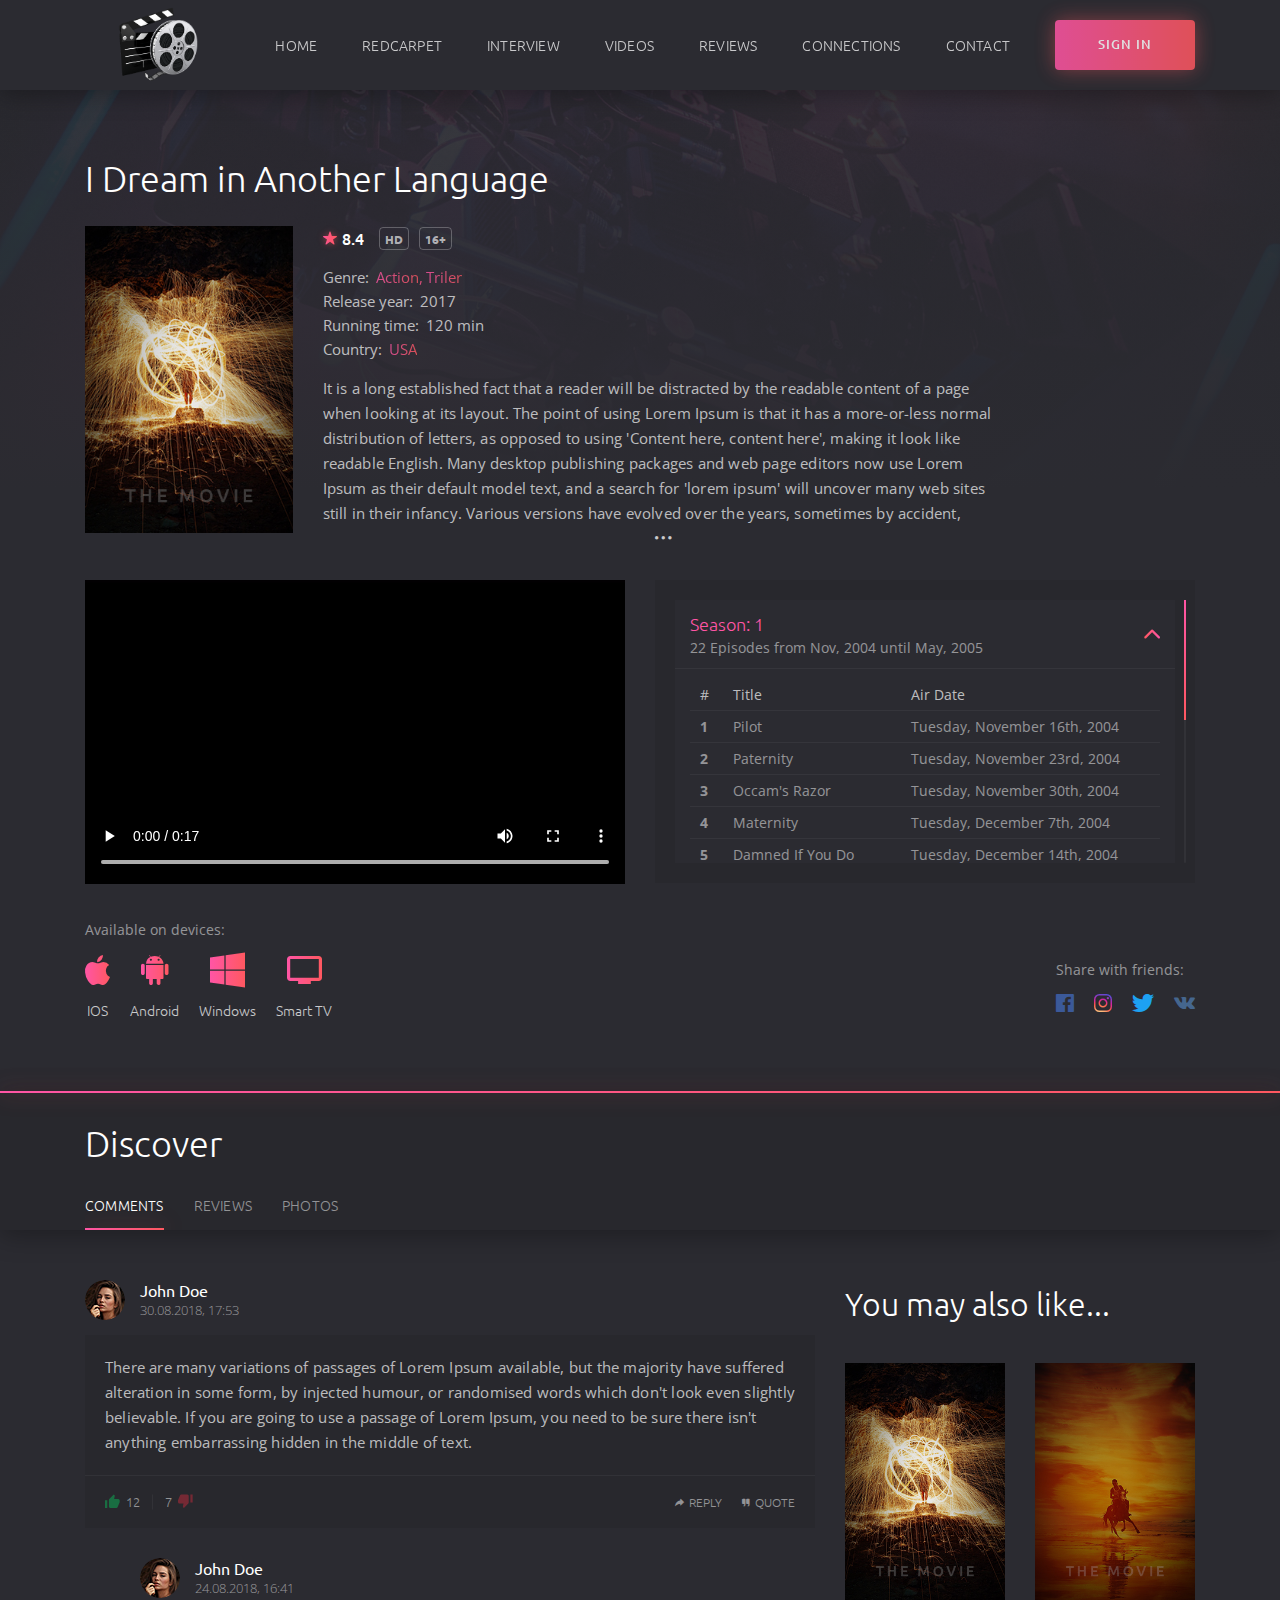
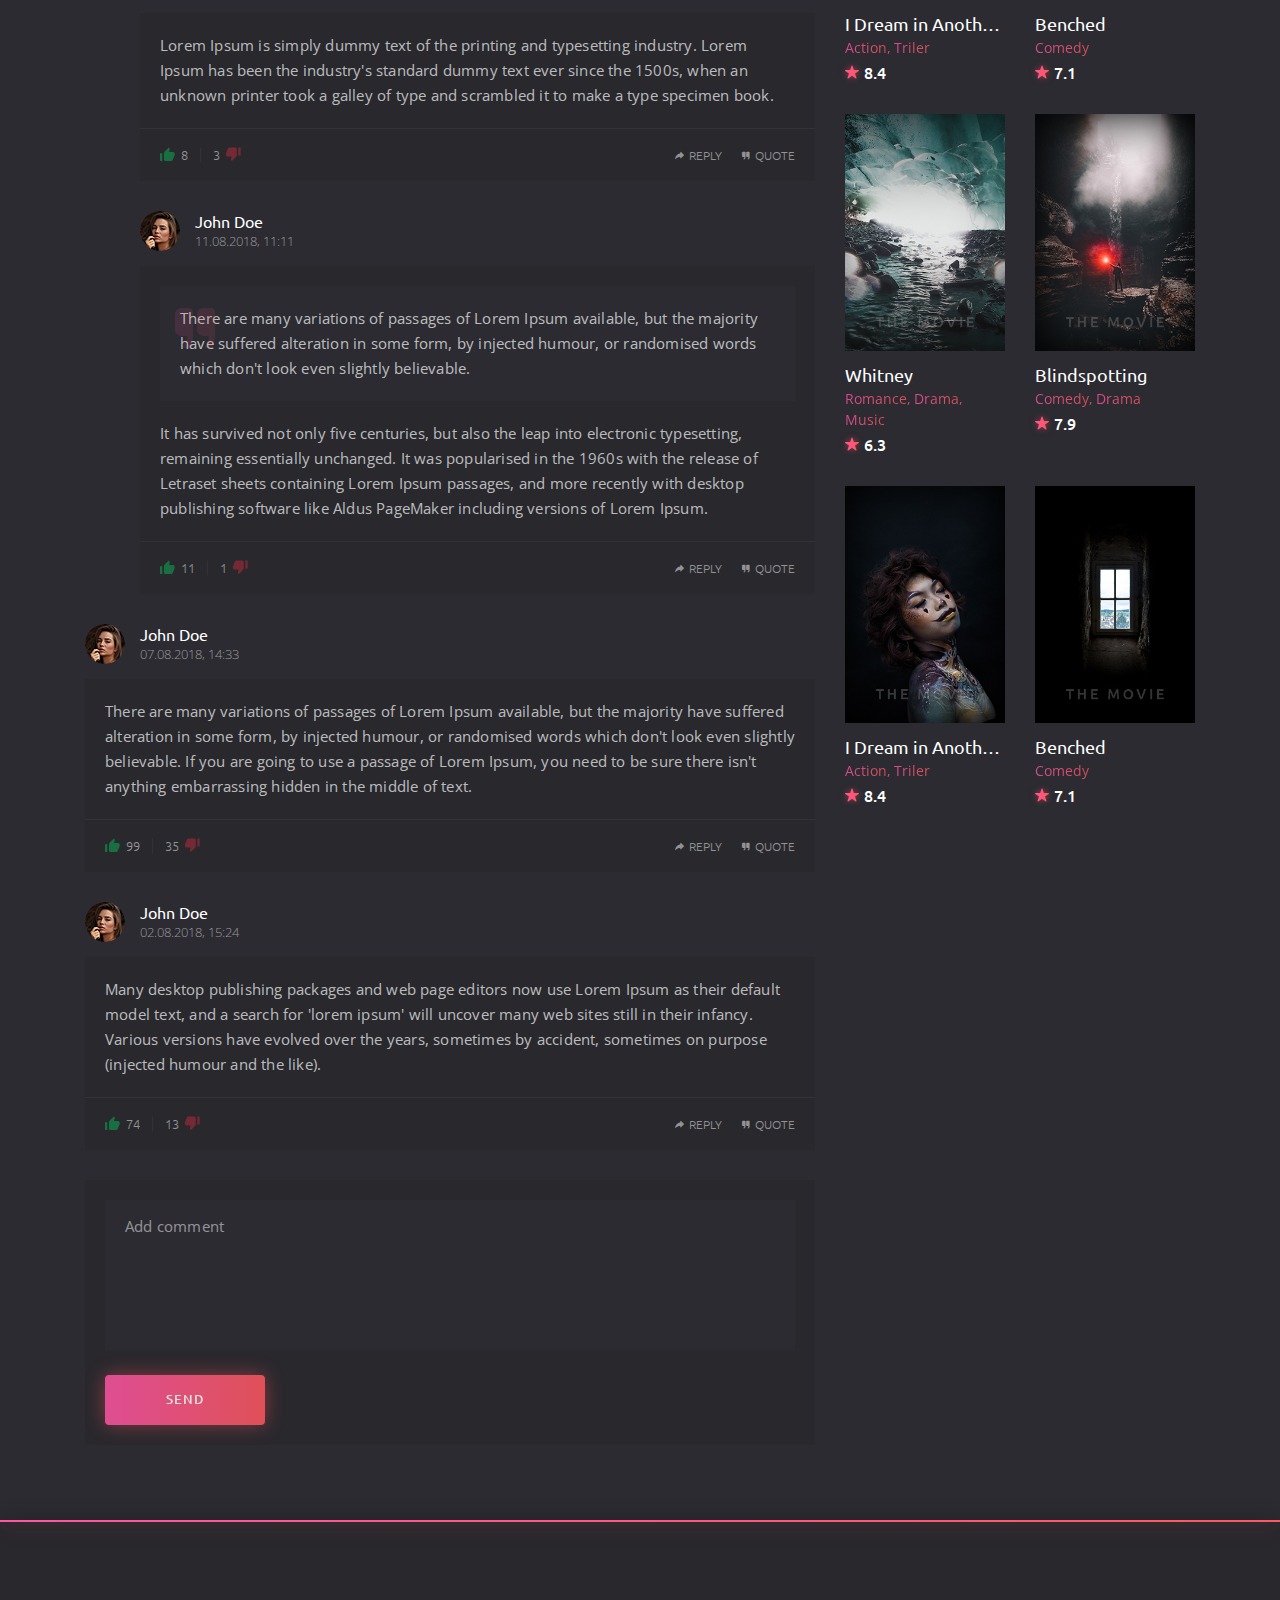
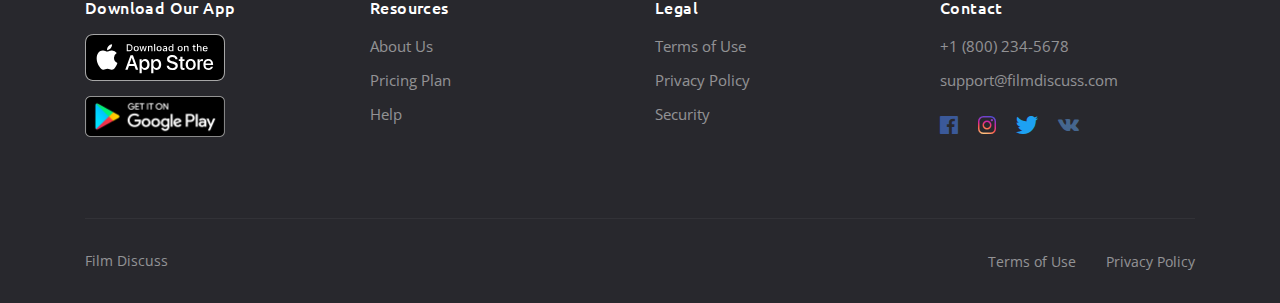
<file: details2.html>
<!DOCTYPE html>
<html lang="en">

<head>
	<meta charset="utf-8">
	<meta name="viewport" content="width=device-width, initial-scale=1, shrink-to-fit=no">

	<!-- Font -->
	<link href="https://fonts.googleapis.com/css?family=Open+Sans:400,600%7CUbuntu:300,400,500,700" rel="stylesheet">

	<!-- CSS -->
	<link rel="stylesheet" href="css/bootstrap-reboot.min.css">
	<link rel="stylesheet" href="css/bootstrap-grid.min.css">
	<link rel="stylesheet" href="css/owl.carousel.min.css">
	<link rel="stylesheet" href="css/jquery.mCustomScrollbar.min.css">
	<link rel="stylesheet" href="css/nouislider.min.css">
	<link rel="stylesheet" href="css/ionicons.min.css">
	<link rel="stylesheet" href="css/plyr.css">
	<link rel="stylesheet" href="css/photoswipe.css">
	<link rel="stylesheet" href="css/default-skin.css">
	<link rel="stylesheet" href="css/main.css">

	<!-- Favicons -->
	<link rel="icon" type="image/png" href="icon/favicon-32x32.png" sizes="32x32">
	<link rel="apple-touch-icon" href="icon/favicon-32x32.png">
	<link rel="apple-touch-icon" sizes="72x72" href="icon/apple-touch-icon-72x72.png">
	<link rel="apple-touch-icon" sizes="114x114" href="icon/apple-touch-icon-114x114.png">
	<link rel="apple-touch-icon" sizes="144x144" href="icon/apple-touch-icon-144x144.png">

	<meta name="description" content="">
	<meta name="keywords" content="">
	<meta name="author" content="">
	<title>Film Discuss</title>

</head>
<body class="body">
	
	<!-- header -->
	<header class="header">
		<div class="header__wrap">
			<div class="container">
				<div class="row">
					<div class="col-12">
						<div class="header__content">
							<!-- header logo -->
							<a href="index.html" class="header__logo">
								<img src="img/logo.png" alt="">
							</a>
							<!-- end header logo -->

							<!-- header nav -->
							<ul class="header__nav">
								<!-- dropdown -->
								<!-- <li class="header__nav-item">
									<a class="dropdown-toggle header__nav-link" href="#" role="button" id="dropdownMenuHome" data-toggle="dropdown" aria-haspopup="true" aria-expanded="false">Home</a>

									<ul class="dropdown-menu header__dropdown-menu" aria-labelledby="dropdownMenuHome">
										<li><a href="index.html">Home slideshow bg</a></li>
										<li><a href="index2.html">Home static bg</a></li>
									</ul>
								</li> -->
								<!-- end dropdown -->
								<li class="header__nav-item">
									<a href="index.html" class="header__nav-link">Home</a>
								</li>

								<!-- dropdown -->
								<li class="header__nav-item">
									<a class="dropdown-toggle header__nav-link" href="#" role="button" id="dropdownMenuCatalog" data-toggle="dropdown" aria-haspopup="true" aria-expanded="false">REDCARPET</a>

									<ul class="dropdown-menu header__dropdown-menu" aria-labelledby="dropdownMenuCatalog">
										<li><a href="catalog1.html">Catalog Grid</a></li>
										<li><a href="catalog2.html">Catalog List</a></li>
									</ul>
								</li>
								<!-- end dropdown -->

								<li class="header__nav-item">
									<a href="interview.html" class="header__nav-link">Interview</a>
								</li>

								<!-- dropdown -->
								<li class="header__nav-item">
									<a class="dropdown-toggle header__nav-link" href="#" role="button" id="dropdownMenuCatalog" data-toggle="dropdown" aria-haspopup="true" aria-expanded="false">VIDEOS</a>

									<ul class="dropdown-menu header__dropdown-menu" aria-labelledby="dropdownMenuCatalog">
										<li><a href="details1.html">Details Movie</a></li>
										<li><a href="details2.html">Details TV Series</a></li>
									</ul>
								</li>
								<!-- end dropdown -->

								<li class="header__nav-item">
									<a href="pricing.html" class="header__nav-link">REVIEWS</a>
								</li>

								<li class="header__nav-item">
									<a href="faq.html" class="header__nav-link">CONNECTIONS</a>
								</li>

								<li class="header__nav-item">
									<a href="about.html" class="header__nav-link">CONTACT</a>
								</li>

								<!-- dropdown -->
								<!-- <li class="dropdown header__nav-item">
									<a class="dropdown-toggle header__nav-link header__nav-link--more" href="#" role="button" id="dropdownMenuMore" data-toggle="dropdown" aria-haspopup="true" aria-expanded="false"><i class="icon ion-ios-more"></i></a>

									<ul class="dropdown-menu header__dropdown-menu" aria-labelledby="dropdownMenuMore">
										<li><a href="signin.html">Sign In</a></li>
										<li><a href="signup.html">Sign Up</a></li>
										<li><a href="404.html">404 Page</a></li>
									</ul>
								</li> -->
								<!-- end dropdown -->
							</ul>
							<!-- end header nav -->

							<!-- header auth -->
							<div class="header__auth">
								<!-- <button class="header__search-btn" type="button">
									<i class="icon ion-ios-search"></i>
								</button> -->

								<a href="signin.html" class="header__sign-in">
									<i class="icon ion-ios-log-in"></i>
									<span>sign in</span>
								</a>
							</div>
							<!-- end header auth -->

							<!-- header menu btn -->
							<button class="header__btn" type="button">
								<span></span>
								<span></span>
								<span></span>
							</button>
							<!-- end header menu btn -->
						</div>
					</div>
				</div>
			</div>
		</div>

		<!-- header search -->
		<form action="#" class="header__search">
			<div class="container">
				<div class="row">
					<div class="col-12">
						<div class="header__search-content">
							<input type="text" placeholder="Search for a movie, TV Series that you are looking for">

							<button type="button">search</button>
						</div>
					</div>
				</div>
			</div>
		</form>
		<!-- end header search -->
	</header>
	<!-- end header -->

	<!-- details -->
	<section class="section details">
		<!-- details background -->
		<div class="details__bg" data-bg="img/home/home__bg.jpg"></div>
		<!-- end details background -->

		<!-- details content -->
		<div class="container">
			<div class="row">
				<!-- title -->
				<div class="col-12">
					<h1 class="details__title">I Dream in Another Language</h1>
				</div>
				<!-- end title -->

				<!-- content -->
				<div class="col-10">
					<div class="card card--details card--series">
						<div class="row">
							<!-- card cover -->
							<div class="col-12 col-sm-4 col-md-4 col-lg-3 col-xl-3">
								<div class="card__cover">
									<img src="img/covers/cover.jpg" alt="">
								</div>
							</div>
							<!-- end card cover -->

							<!-- card content -->
							<div class="col-12 col-sm-8 col-md-8 col-lg-9 col-xl-9">
								<div class="card__content">
									<div class="card__wrap">
										<span class="card__rate"><i class="icon ion-ios-star"></i>8.4</span>

										<ul class="card__list">
											<li>HD</li>
											<li>16+</li>
										</ul>
									</div>

									<ul class="card__meta">
										<li><span>Genre:</span> <a href="#">Action</a>
										<a href="#">Triler</a></li>
										<li><span>Release year:</span> 2017</li>
										<li><span>Running time:</span> 120 min</li>
										<li><span>Country:</span> <a href="#">USA</a> </li>
									</ul>

									<div class="card__description card__description--details">
										It is a long established fact that a reader will be distracted by the readable content of a page when looking at its layout. The point of using Lorem Ipsum is that it has a more-or-less normal distribution of letters, as opposed to using 'Content here, content here', making it look like readable English. Many desktop publishing packages and web page editors now use Lorem Ipsum as their default model text, and a search for 'lorem ipsum' will uncover many web sites still in their infancy. Various versions have evolved over the years, sometimes by accident, sometimes on purpose (injected humour and the like).
									</div>
								</div>
							</div>
							<!-- end card content -->
						</div>
					</div>
				</div>
				<!-- end content -->

				<!-- player -->
				<div class="col-12 col-xl-6">
					<video src="video/Kevin.mp4" controls loop id="tm-video"></video>
				</div>
				<!-- end player -->

				<!-- accordion -->
				<div class="col-12 col-xl-6">
					<div class="accordion" id="accordion">
						<div class="accordion__card">
							<div class="card-header" id="headingOne">
								<button type="button" data-toggle="collapse" data-target="#collapseOne" aria-expanded="true" aria-controls="collapseOne">
									<span>Season: 1</span>
									<span>22 Episodes from Nov, 2004 until May, 2005</span>
								</button>
							</div>

							<div id="collapseOne" class="collapse show" aria-labelledby="headingOne" data-parent="#accordion">
								<div class="card-body">
									<table class="accordion__list">
										<thead>
											<tr>
												<th>#</th>
												<th>Title</th>
												<th>Air Date</th>
											</tr>
										</thead>

										<tbody>
											<tr>
												<th>1</th>
												<td>Pilot</td>
												<td>Tuesday, November 16th, 2004</td>
											</tr>
											<tr>
												<th>2</th>
												<td>Paternity</td>
												<td>Tuesday, November 23rd, 2004</td>
											</tr>
											<tr>
												<th>3</th>
												<td>Occam's Razor</td>
												<td>Tuesday, November 30th, 2004</td>
											</tr>
											<tr>
												<th>4</th>
												<td>Maternity</td>
												<td>Tuesday, December 7th, 2004</td>
											</tr>
											<tr>
												<th>5</th>
												<td>Damned If You Do</td>
												<td>Tuesday, December 14th, 2004</td>
											</tr>
											<tr>
												<th>6</th>
												<td>The Socratic Method</td>
												<td>Tuesday, December 21st, 2004</td>
											</tr>
										</tbody>
									</table>
								</div>
							</div>
						</div>

						<div class="accordion__card">
							<div class="card-header" id="headingTwo">
								<button class="collapsed" type="button" data-toggle="collapse" data-target="#collapseTwo" aria-expanded="false" aria-controls="collapseTwo">
									<span>Season: 2</span>
									<span>24 Episodes from Sep, 2005 until May, 2006</span>
								</button>
							</div>

							<div id="collapseTwo" class="collapse" aria-labelledby="headingTwo" data-parent="#accordion">
								<div class="card-body">
									<table class="accordion__list">
										<thead>
											<tr>
												<th>#</th>
												<th>Title</th>
												<th>Air Date</th>
											</tr>
										</thead>

										<tbody>
											<tr>
												<th>1</th>
												<td>Pilot</td>
												<td>Tuesday, November 16th, 2004</td>
											</tr>
											<tr>
												<th>2</th>
												<td>Paternity</td>
												<td>Tuesday, November 23rd, 2004</td>
											</tr>
											<tr>
												<th>3</th>
												<td>Occam's Razor</td>
												<td>Tuesday, November 30th, 2004</td>
											</tr>
											<tr>
												<th>4</th>
												<td>Maternity</td>
												<td>Tuesday, December 7th, 2004</td>
											</tr>
											<tr>
												<th>5</th>
												<td>Damned If You Do</td>
												<td>Tuesday, December 14th, 2004</td>
											</tr>
											<tr>
												<th>6</th>
												<td>The Socratic Method</td>
												<td>Tuesday, December 21st, 2004</td>
											</tr>
										</tbody>
									</table>
								</div>
							</div>
						</div>

						<div class="accordion__card">
							<div class="card-header" id="headingThree">
								<button class="collapsed" type="button" data-toggle="collapse" data-target="#collapseThree" aria-expanded="false" aria-controls="collapseThree">
									<span>Season: 3</span>
									<span>24 Episodes from Sep, 2006 until May, 2007</span>
								</button>
							</div>

							<div id="collapseThree" class="collapse" aria-labelledby="headingThree" data-parent="#accordion">
								<div class="card-body">
									<table class="accordion__list">
										<thead>
											<tr>
												<th>#</th>
												<th>Title</th>
												<th>Air Date</th>
											</tr>
										</thead>

										<tbody>
											<tr>
												<th>1</th>
												<td>Pilot</td>
												<td>Tuesday, November 16th, 2004</td>
											</tr>
											<tr>
												<th>2</th>
												<td>Paternity</td>
												<td>Tuesday, November 23rd, 2004</td>
											</tr>
											<tr>
												<th>3</th>
												<td>Occam's Razor</td>
												<td>Tuesday, November 30th, 2004</td>
											</tr>
											<tr>
												<th>4</th>
												<td>Maternity</td>
												<td>Tuesday, December 7th, 2004</td>
											</tr>
											<tr>
												<th>5</th>
												<td>Damned If You Do</td>
												<td>Tuesday, December 14th, 2004</td>
											</tr>
											<tr>
												<th>6</th>
												<td>The Socratic Method</td>
												<td>Tuesday, December 21st, 2004</td>
											</tr>
										</tbody>
									</table>
								</div>
							</div>
						</div>

						<div class="accordion__card">
							<div class="card-header" id="headingFour">
								<button class="collapsed" type="button" data-toggle="collapse" data-target="#collapseFour" aria-expanded="false" aria-controls="collapseFour">
									<span>Season: 4</span>
									<span>16 Episodes from Sep, 2007 until May, 2008</span>
								</button>
							</div>

							<div id="collapseFour" class="collapse" aria-labelledby="headingFour" data-parent="#accordion">
								<div class="card-body">
									<table class="accordion__list">
										<thead>
											<tr>
												<th>#</th>
												<th>Title</th>
												<th>Air Date</th>
											</tr>
										</thead>

										<tbody>
											<tr>
												<th>1</th>
												<td>Pilot</td>
												<td>Tuesday, November 16th, 2004</td>
											</tr>
											<tr>
												<th>2</th>
												<td>Paternity</td>
												<td>Tuesday, November 23rd, 2004</td>
											</tr>
											<tr>
												<th>3</th>
												<td>Occam's Razor</td>
												<td>Tuesday, November 30th, 2004</td>
											</tr>
											<tr>
												<th>4</th>
												<td>Maternity</td>
												<td>Tuesday, December 7th, 2004</td>
											</tr>
											<tr>
												<th>5</th>
												<td>Damned If You Do</td>
												<td>Tuesday, December 14th, 2004</td>
											</tr>
											<tr>
												<th>6</th>
												<td>The Socratic Method</td>
												<td>Tuesday, December 21st, 2004</td>
											</tr>
										</tbody>
									</table>
								</div>
							</div>
						</div>
					</div>
				</div>
				<!-- end accordion -->

				<div class="col-12">
					<div class="details__wrap">
						<!-- availables -->
						<div class="details__devices">
							<span class="details__devices-title">Available on devices:</span>
							<ul class="details__devices-list">
								<li><i class="icon ion-logo-apple"></i><span>IOS</span></li>
								<li><i class="icon ion-logo-android"></i><span>Android</span></li>
								<li><i class="icon ion-logo-windows"></i><span>Windows</span></li>
								<li><i class="icon ion-md-tv"></i><span>Smart TV</span></li>
							</ul>
						</div>
						<!-- end availables -->

						<!-- share -->
						<div class="details__share">
							<span class="details__share-title">Share with friends:</span>

							<ul class="details__share-list">
								<li class="facebook"><a href="#"><i class="icon ion-logo-facebook"></i></a></li>
								<li class="instagram"><a href="#"><i class="icon ion-logo-instagram"></i></a></li>
								<li class="twitter"><a href="#"><i class="icon ion-logo-twitter"></i></a></li>
								<li class="vk"><a href="#"><i class="icon ion-logo-vk"></i></a></li>
							</ul>
						</div>
						<!-- end share -->
					</div>
				</div>
			</div>
		</div>
		<!-- end details content -->
	</section>
	<!-- end details -->

	<!-- content -->
	<section class="content">
		<div class="content__head">
			<div class="container">
				<div class="row">
					<div class="col-12">
						<!-- content title -->
						<h2 class="content__title">Discover</h2>
						<!-- end content title -->

						<!-- content tabs nav -->
						<ul class="nav nav-tabs content__tabs" id="content__tabs" role="tablist">
							<li class="nav-item">
								<a class="nav-link active" data-toggle="tab" href="#tab-1" role="tab" aria-controls="tab-1" aria-selected="true">Comments</a>
							</li>

							<li class="nav-item">
								<a class="nav-link" data-toggle="tab" href="#tab-2" role="tab" aria-controls="tab-2" aria-selected="false">Reviews</a>
							</li>

							<li class="nav-item">
								<a class="nav-link" data-toggle="tab" href="#tab-3" role="tab" aria-controls="tab-3" aria-selected="false">Photos</a>
							</li>
						</ul>
						<!-- end content tabs nav -->

						<!-- content mobile tabs nav -->
						<div class="content__mobile-tabs" id="content__mobile-tabs">
							<div class="content__mobile-tabs-btn dropdown-toggle" role="navigation" id="mobile-tabs" data-toggle="dropdown" aria-haspopup="true" aria-expanded="false">
								<input type="button" value="Comments">
								<span></span>
							</div>

							<div class="content__mobile-tabs-menu dropdown-menu" aria-labelledby="mobile-tabs">
								<ul class="nav nav-tabs" role="tablist">
									<li class="nav-item"><a class="nav-link active" id="1-tab" data-toggle="tab" href="#tab-1" role="tab" aria-controls="tab-1" aria-selected="true">Comments</a></li>

									<li class="nav-item"><a class="nav-link" id="2-tab" data-toggle="tab" href="#tab-2" role="tab" aria-controls="tab-2" aria-selected="false">Reviews</a></li>

									<li class="nav-item"><a class="nav-link" id="3-tab" data-toggle="tab" href="#tab-3" role="tab" aria-controls="tab-3" aria-selected="false">Photos</a></li>
								</ul>
							</div>
						</div>
						<!-- end content mobile tabs nav -->
					</div>
				</div>
			</div>
		</div>

		<div class="container">
			<div class="row">
				<div class="col-12 col-lg-8 col-xl-8">
					<!-- content tabs -->
					<div class="tab-content" id="myTabContent">
						<div class="tab-pane fade show active" id="tab-1" role="tabpanel" aria-labelledby="1-tab">
							<div class="row">
								<!-- comments -->
								<div class="col-12">
									<div class="comments">
										<ul class="comments__list">
											<li class="comments__item">
												<div class="comments__autor">
													<img class="comments__avatar" src="img/user.png" alt="">
													<span class="comments__name">John Doe</span>
													<span class="comments__time">30.08.2018, 17:53</span>
												</div>
												<p class="comments__text">There are many variations of passages of Lorem Ipsum available, but the majority have suffered alteration in some form, by injected humour, or randomised words which don't look even slightly believable. If you are going to use a passage of Lorem Ipsum, you need to be sure there isn't anything embarrassing hidden in the middle of text.</p>
												<div class="comments__actions">
													<div class="comments__rate">
														<button type="button"><i class="icon ion-md-thumbs-up"></i>12</button>

														<button type="button">7<i class="icon ion-md-thumbs-down"></i></button>
													</div>

													<button type="button"><i class="icon ion-ios-share-alt"></i>Reply</button>
													<button type="button"><i class="icon ion-ios-quote"></i>Quote</button>
												</div>
											</li>

											<li class="comments__item comments__item--answer">
												<div class="comments__autor">
													<img class="comments__avatar" src="img/user.png" alt="">
													<span class="comments__name">John Doe</span>
													<span class="comments__time">24.08.2018, 16:41</span>
												</div>
												<p class="comments__text">Lorem Ipsum is simply dummy text of the printing and typesetting industry. Lorem Ipsum has been the industry's standard dummy text ever since the 1500s, when an unknown printer took a galley of type and scrambled it to make a type specimen book.</p>
												<div class="comments__actions">
													<div class="comments__rate">
														<button type="button"><i class="icon ion-md-thumbs-up"></i>8</button>

														<button type="button">3<i class="icon ion-md-thumbs-down"></i></button>
													</div>

													<button type="button"><i class="icon ion-ios-share-alt"></i>Reply</button>
													<button type="button"><i class="icon ion-ios-quote"></i>Quote</button>
												</div>
											</li>

											<li class="comments__item comments__item--quote">
												<div class="comments__autor">
													<img class="comments__avatar" src="img/user.png" alt="">
													<span class="comments__name">John Doe</span>
													<span class="comments__time">11.08.2018, 11:11</span>
												</div>
												<p class="comments__text"><span>There are many variations of passages of Lorem Ipsum available, but the majority have suffered alteration in some form, by injected humour, or randomised words which don't look even slightly believable.</span>It has survived not only five centuries, but also the leap into electronic typesetting, remaining essentially unchanged. It was popularised in the 1960s with the release of Letraset sheets containing Lorem Ipsum passages, and more recently with desktop publishing software like Aldus PageMaker including versions of Lorem Ipsum.</p>
												<div class="comments__actions">
													<div class="comments__rate">
														<button type="button"><i class="icon ion-md-thumbs-up"></i>11</button>

														<button type="button">1<i class="icon ion-md-thumbs-down"></i></button>
													</div>

													<button type="button"><i class="icon ion-ios-share-alt"></i>Reply</button>
													<button type="button"><i class="icon ion-ios-quote"></i>Quote</button>
												</div>
											</li>

											<li class="comments__item">
												<div class="comments__autor">
													<img class="comments__avatar" src="img/user.png" alt="">
													<span class="comments__name">John Doe</span>
													<span class="comments__time">07.08.2018, 14:33</span>
												</div>
												<p class="comments__text">There are many variations of passages of Lorem Ipsum available, but the majority have suffered alteration in some form, by injected humour, or randomised words which don't look even slightly believable. If you are going to use a passage of Lorem Ipsum, you need to be sure there isn't anything embarrassing hidden in the middle of text.</p>
												<div class="comments__actions">
													<div class="comments__rate">
														<button type="button"><i class="icon ion-md-thumbs-up"></i>99</button>

														<button type="button">35<i class="icon ion-md-thumbs-down"></i></button>
													</div>

													<button type="button"><i class="icon ion-ios-share-alt"></i>Reply</button>
													<button type="button"><i class="icon ion-ios-quote"></i>Quote</button>
												</div>
											</li>

											<li class="comments__item">
												<div class="comments__autor">
													<img class="comments__avatar" src="img/user.png" alt="">
													<span class="comments__name">John Doe</span>
													<span class="comments__time">02.08.2018, 15:24</span>
												</div>
												<p class="comments__text">Many desktop publishing packages and web page editors now use Lorem Ipsum as their default model text, and a search for 'lorem ipsum' will uncover many web sites still in their infancy. Various versions have evolved over the years, sometimes by accident, sometimes on purpose (injected humour and the like).</p>
												<div class="comments__actions">
													<div class="comments__rate">
														<button type="button"><i class="icon ion-md-thumbs-up"></i>74</button>

														<button type="button">13<i class="icon ion-md-thumbs-down"></i></button>
													</div>
													
													<button type="button"><i class="icon ion-ios-share-alt"></i>Reply</button>
													<button type="button"><i class="icon ion-ios-quote"></i>Quote</button>
												</div>
											</li>
										</ul>

										<form action="#" class="form">
											<textarea id="text" name="text" class="form__textarea" placeholder="Add comment"></textarea>
											<button type="button" class="form__btn">Send</button>
										</form>
									</div>
								</div>
								<!-- end comments -->
							</div>
						</div>

						<div class="tab-pane fade" id="tab-2" role="tabpanel" aria-labelledby="2-tab">
							<div class="row">
								<!-- reviews -->
								<div class="col-12">
									<div class="reviews">
										<ul class="reviews__list">
											<li class="reviews__item">
												<div class="reviews__autor">
													<img class="reviews__avatar" src="img/user.png" alt="">
													<span class="reviews__name">Best Marvel movie in my opinion</span>
													<span class="reviews__time">24.08.2018, 17:53 by John Doe</span>

													<span class="reviews__rating"><i class="icon ion-ios-star"></i>8.4</span>
												</div>
												<p class="reviews__text">There are many variations of passages of Lorem Ipsum available, but the majority have suffered alteration in some form, by injected humour, or randomised words which don't look even slightly believable. If you are going to use a passage of Lorem Ipsum, you need to be sure there isn't anything embarrassing hidden in the middle of text.</p>
											</li>

											<li class="reviews__item">
												<div class="reviews__autor">
													<img class="reviews__avatar" src="img/user.png" alt="">
													<span class="reviews__name">Best Marvel movie in my opinion</span>
													<span class="reviews__time">24.08.2018, 17:53 by John Doe</span>

													<span class="reviews__rating"><i class="icon ion-ios-star"></i>9.0</span>
												</div>
												<p class="reviews__text">There are many variations of passages of Lorem Ipsum available, but the majority have suffered alteration in some form, by injected humour, or randomised words which don't look even slightly believable. If you are going to use a passage of Lorem Ipsum, you need to be sure there isn't anything embarrassing hidden in the middle of text.</p>
											</li>

											<li class="reviews__item">
												<div class="reviews__autor">
													<img class="reviews__avatar" src="img/user.png" alt="">
													<span class="reviews__name">Best Marvel movie in my opinion</span>
													<span class="reviews__time">24.08.2018, 17:53 by John Doe</span>

													<span class="reviews__rating"><i class="icon ion-ios-star"></i>7.5</span>
												</div>
												<p class="reviews__text">There are many variations of passages of Lorem Ipsum available, but the majority have suffered alteration in some form, by injected humour, or randomised words which don't look even slightly believable. If you are going to use a passage of Lorem Ipsum, you need to be sure there isn't anything embarrassing hidden in the middle of text.</p>
											</li>
										</ul>

										<form action="#" class="form">
											<input type="text" class="form__input" placeholder="Title">
											<textarea class="form__textarea" placeholder="Review"></textarea>
											<div class="form__slider">
												<div class="form__slider-rating" id="slider__rating"></div>
												<div class="form__slider-value" id="form__slider-value"></div>
											</div>
											<button type="button" class="form__btn">Send</button>
										</form>
									</div>
								</div>
								<!-- end reviews -->
							</div>
						</div>

						<div class="tab-pane fade" id="tab-3" role="tabpanel" aria-labelledby="3-tab">
							<!-- project gallery -->
							<div class="gallery" itemscope>
								<div class="row">
									<!-- gallery item -->
									<figure class="col-12 col-sm-6 col-xl-4" itemprop="associatedMedia" itemscope>
										<a href="img/gallery/project-1.jpg" itemprop="contentUrl" data-size="1920x1280">
											<img src="img/gallery/project-1.jpg" itemprop="thumbnail" alt="Image description" />
										</a>
										<figcaption itemprop="caption description">Some image caption 1</figcaption>
									</figure>
									<!-- end gallery item -->

									<!-- gallery item -->
									<figure class="col-12 col-sm-6 col-xl-4" itemprop="associatedMedia" itemscope>
										<a href="img/gallery/project-2.jpg" itemprop="contentUrl" data-size="1920x1280">
											<img src="img/gallery/project-2.jpg" itemprop="thumbnail" alt="Image description" />
										</a>
										<figcaption itemprop="caption description">Some image caption 2</figcaption>
									</figure>
									<!-- end gallery item -->

									<!-- gallery item -->
									<figure class="col-12 col-sm-6 col-xl-4" itemprop="associatedMedia" itemscope>
										<a href="img/gallery/project-3.jpg" itemprop="contentUrl" data-size="1920x1280">
											<img src="img/gallery/project-3.jpg" itemprop="thumbnail" alt="Image description" />
										</a>
										<figcaption itemprop="caption description">Some image caption 3</figcaption>
									</figure>
									<!-- end gallery item -->

									<!-- gallery item -->
									<figure class="col-12 col-sm-6 col-xl-4" itemprop="associatedMedia" itemscope>
										<a href="img/gallery/project-4.jpg" itemprop="contentUrl" data-size="1920x1280">
											<img src="img/gallery/project-4.jpg" itemprop="thumbnail" alt="Image description" />
										</a>
										<figcaption itemprop="caption description">Some image caption 4</figcaption>
									</figure>
									<!-- end gallery item -->

									<!-- gallery item -->
									<figure class="col-12 col-sm-6 col-xl-4" itemprop="associatedMedia" itemscope>
										<a href="img/gallery/project-5.jpg" itemprop="contentUrl" data-size="1920x1280">
											<img src="img/gallery/project-5.jpg" itemprop="thumbnail" alt="Image description" />
										</a>
										<figcaption itemprop="caption description">Some image caption 5</figcaption>
									</figure>
									<!-- end gallery item -->

									<!-- gallery item -->
									<figure class="col-12 col-sm-6 col-xl-4" itemprop="associatedMedia" itemscope>
										<a href="img/gallery/project-6.jpg" itemprop="contentUrl" data-size="1920x1280">
											<img src="img/gallery/project-6.jpg" itemprop="thumbnail" alt="Image description" />
										</a>
										<figcaption itemprop="caption description">Some image caption 6</figcaption>
									</figure>
									<!-- end gallery item -->
								</div>
							</div>
							<!-- end project gallery -->
						</div>
					</div>
					<!-- end content tabs -->
				</div>

				<!-- sidebar -->
				<div class="col-12 col-lg-4 col-xl-4">
					<div class="row">
						<!-- section title -->
						<div class="col-12">
							<h2 class="section__title section__title--sidebar">You may also like...</h2>
						</div>
						<!-- end section title -->

						<!-- card -->
						<div class="col-6 col-sm-4 col-lg-6">
							<div class="card">
								<div class="card__cover">
									<img src="img/covers/cover.jpg" alt="">
									<a href="#" class="card__play">
										<i class="icon ion-ios-play"></i>
									</a>
								</div>
								<div class="card__content">
									<h3 class="card__title"><a href="#">I Dream in Another Language</a></h3>
									<span class="card__category">
										<a href="#">Action</a>
										<a href="#">Triler</a>
									</span>
									<span class="card__rate"><i class="icon ion-ios-star"></i>8.4</span>
								</div>
							</div>
						</div>
						<!-- end card -->

						<!-- card -->
						<div class="col-6 col-sm-4 col-lg-6">
							<div class="card">
								<div class="card__cover">
									<img src="img/covers/cover2.jpg" alt="">
									<a href="#" class="card__play">
										<i class="icon ion-ios-play"></i>
									</a>
								</div>
								<div class="card__content">
									<h3 class="card__title"><a href="#">Benched</a></h3>
									<span class="card__category">
										<a href="#">Comedy</a>
									</span>
									<span class="card__rate"><i class="icon ion-ios-star"></i>7.1</span>
								</div>
							</div>
						</div>
						<!-- end card -->

						<!-- card -->
						<div class="col-6 col-sm-4 col-lg-6">
							<div class="card">
								<div class="card__cover">
									<img src="img/covers/cover3.jpg" alt="">
									<a href="#" class="card__play">
										<i class="icon ion-ios-play"></i>
									</a>
								</div>
								<div class="card__content">
									<h3 class="card__title"><a href="#">Whitney</a></h3>
									<span class="card__category">
										<a href="#">Romance</a>
										<a href="#">Drama</a>
										<a href="#">Music</a>
									</span>
									<span class="card__rate"><i class="icon ion-ios-star"></i>6.3</span>
								</div>
							</div>
						</div>
						<!-- end card -->

						<!-- card -->
						<div class="col-6 col-sm-4 col-lg-6">
							<div class="card">
								<div class="card__cover">
									<img src="img/covers/cover4.jpg" alt="">
									<a href="#" class="card__play">
										<i class="icon ion-ios-play"></i>
									</a>
								</div>
								<div class="card__content">
									<h3 class="card__title"><a href="#">Blindspotting</a></h3>
									<span class="card__category">
										<a href="#">Comedy</a>
										<a href="#">Drama</a>
									</span>
									<span class="card__rate"><i class="icon ion-ios-star"></i>7.9</span>
								</div>
							</div>
						</div>
						<!-- end card -->

						<!-- card -->
						<div class="col-6 col-sm-4 col-lg-6">
							<div class="card">
								<div class="card__cover">
									<img src="img/covers/cover5.jpg" alt="">
									<a href="#" class="card__play">
										<i class="icon ion-ios-play"></i>
									</a>
								</div>
								<div class="card__content">
									<h3 class="card__title"><a href="#">I Dream in Another Language</a></h3>
									<span class="card__category">
										<a href="#">Action</a>
										<a href="#">Triler</a>
									</span>
									<span class="card__rate"><i class="icon ion-ios-star"></i>8.4</span>
								</div>
							</div>
						</div>
						<!-- end card -->

						<!-- card -->
						<div class="col-6 col-sm-4 col-lg-6">
							<div class="card">
								<div class="card__cover">
									<img src="img/covers/cover6.jpg" alt="">
									<a href="#" class="card__play">
										<i class="icon ion-ios-play"></i>
									</a>
								</div>
								<div class="card__content">
									<h3 class="card__title"><a href="#">Benched</a></h3>
									<span class="card__category">
										<a href="#">Comedy</a>
									</span>
									<span class="card__rate"><i class="icon ion-ios-star"></i>7.1</span>
								</div>
							</div>
						</div>
						<!-- end card -->
					</div>
				</div>
				<!-- end sidebar -->
			</div>
		</div>
	</section>
	<!-- end content -->

	<!-- footer -->
	<footer class="footer">
		<div class="container">
			<div class="row">
				<!-- footer list -->
				<div class="col-12 col-md-3">
					<h6 class="footer__title">Download Our App</h6>
					<ul class="footer__app">
						<li><a href="#"><img src="img/Download_on_the_App_Store_Badge.svg" alt=""></a></li>
						<li><a href="#"><img src="img/google-play-badge.png" alt=""></a></li>
					</ul>
				</div>
				<!-- end footer list -->

				<!-- footer list -->
				<div class="col-6 col-sm-4 col-md-3">
					<h6 class="footer__title">Resources</h6>
					<ul class="footer__list">
						<li><a href="#">About Us</a></li>
						<li><a href="#">Pricing Plan</a></li>
						<li><a href="#">Help</a></li>
					</ul>
				</div>
				<!-- end footer list -->

				<!-- footer list -->
				<div class="col-6 col-sm-4 col-md-3">
					<h6 class="footer__title">Legal</h6>
					<ul class="footer__list">
						<li><a href="#">Terms of Use</a></li>
						<li><a href="#">Privacy Policy</a></li>
						<li><a href="#">Security</a></li>
					</ul>
				</div>
				<!-- end footer list -->

				<!-- footer list -->
				<div class="col-12 col-sm-4 col-md-3">
					<h6 class="footer__title">Contact</h6>
					<ul class="footer__list">
						<li><a href="tel:+18002345678">+1 (800) 234-5678</a></li>
						<li><a href="mailto:support@moviego.com">support@filmdiscuss.com</a></li>
					</ul>
					<ul class="footer__social">
						<li class="facebook"><a href="#"><i class="icon ion-logo-facebook"></i></a></li>
						<li class="instagram"><a href="#"><i class="icon ion-logo-instagram"></i></a></li>
						<li class="twitter"><a href="#"><i class="icon ion-logo-twitter"></i></a></li>
						<li class="vk"><a href="#"><i class="icon ion-logo-vk"></i></a></li>
					</ul>
				</div>
				<!-- end footer list -->

				<!-- footer copyright -->
				<div class="col-12">
					<div class="footer__copyright">
						<small><a target="_blank" href="#">Film Discuss</a></small>

						<ul>
							<li><a href="#">Terms of Use</a></li>
							<li><a href="#">Privacy Policy</a></li>
						</ul>
					</div>
				</div>
				<!-- end footer copyright -->
			</div>
		</div>
	</footer>
	<!-- end footer -->

	<!-- Root element of PhotoSwipe. Must have class pswp. -->
	<div class="pswp" tabindex="-1" role="dialog" aria-hidden="true">

		<!-- Background of PhotoSwipe. 
		It's a separate element, as animating opacity is faster than rgba(). -->
		<div class="pswp__bg"></div>

		<!-- Slides wrapper with overflow:hidden. -->
		<div class="pswp__scroll-wrap">

			<!-- Container that holds slides. PhotoSwipe keeps only 3 slides in DOM to save memory. -->
			<!-- don't modify these 3 pswp__item elements, data is added later on. -->
			<div class="pswp__container">
				<div class="pswp__item"></div>
				<div class="pswp__item"></div>
				<div class="pswp__item"></div>
			</div>

			<!-- Default (PhotoSwipeUI_Default) interface on top of sliding area. Can be changed. -->
			<div class="pswp__ui pswp__ui--hidden">

				<div class="pswp__top-bar">

					<!--  Controls are self-explanatory. Order can be changed. -->

					<div class="pswp__counter"></div>

					<button class="pswp__button pswp__button--close" title="Close (Esc)"></button>

					<button class="pswp__button pswp__button--fs" title="Toggle fullscreen"></button>

					<!-- Preloader -->
					<div class="pswp__preloader">
						<div class="pswp__preloader__icn">
							<div class="pswp__preloader__cut">
								<div class="pswp__preloader__donut"></div>
							</div>
						</div>
					</div>
				</div>

				<button class="pswp__button pswp__button--arrow--left" title="Previous (arrow left)"></button>

				<button class="pswp__button pswp__button--arrow--right" title="Next (arrow right)"></button>

				<div class="pswp__caption">
					<div class="pswp__caption__center"></div>
				</div>
			</div>
		</div>
	</div>

	<!-- JS -->
	<script src="js/jquery-3.3.1.min.js"></script>
	<script src="js/bootstrap.bundle.min.js"></script>
	<script src="js/owl.carousel.min.js"></script>
	<script src="js/jquery.mousewheel.min.js"></script>
	<script src="js/jquery.mCustomScrollbar.min.js"></script>
	<script src="js/wNumb.js"></script>
	<script src="js/nouislider.min.js"></script>
	<script src="js/plyr.min.js"></script>
	<script src="js/jquery.morelines.min.js"></script>
	<script src="js/photoswipe.min.js"></script>
	<script src="js/photoswipe-ui-default.min.js"></script>
	<script src="js/main.js"></script>
</body>

</html>
</file>
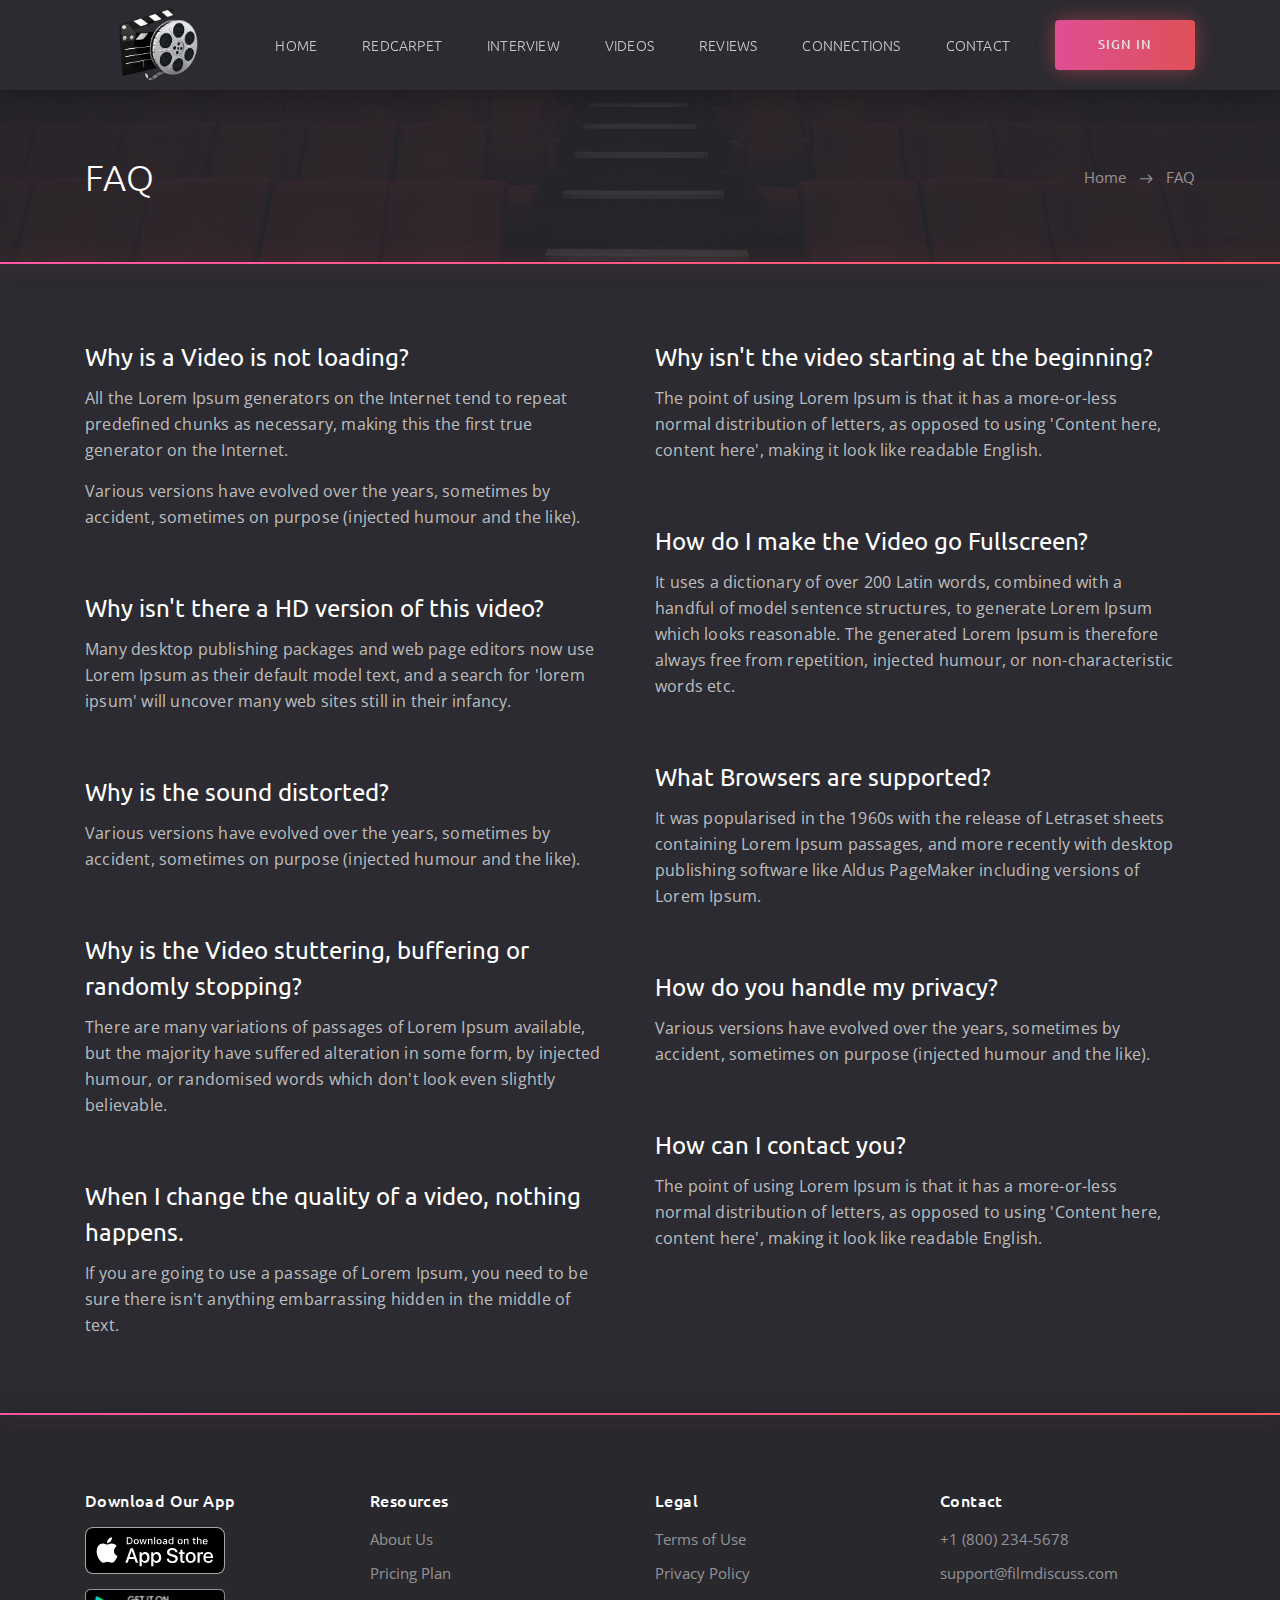
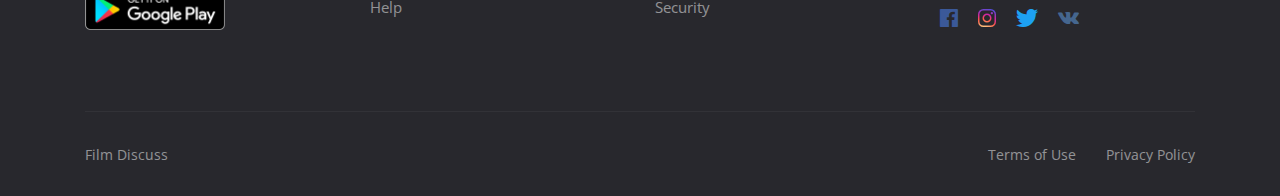
<file: faq.html>
<!DOCTYPE html>
<html lang="en">

<head>
	<meta charset="utf-8">
	<meta name="viewport" content="width=device-width, initial-scale=1, shrink-to-fit=no">

	<!-- Font -->
	<link href="https://fonts.googleapis.com/css?family=Open+Sans:400,600%7CUbuntu:300,400,500,700" rel="stylesheet"> 

	<!-- CSS -->
	<link rel="stylesheet" href="css/bootstrap-reboot.min.css">
	<link rel="stylesheet" href="css/bootstrap-grid.min.css">
	<link rel="stylesheet" href="css/owl.carousel.min.css">
	<link rel="stylesheet" href="css/jquery.mCustomScrollbar.min.css">
	<link rel="stylesheet" href="css/nouislider.min.css">
	<link rel="stylesheet" href="css/ionicons.min.css">
	<link rel="stylesheet" href="css/plyr.css">
	<link rel="stylesheet" href="css/photoswipe.css">
	<link rel="stylesheet" href="css/default-skin.css">
	<link rel="stylesheet" href="css/main.css">

	<!-- Favicons -->
	<link rel="icon" type="image/png" href="icon/favicon-32x32.png" sizes="32x32">
	<link rel="apple-touch-icon" href="icon/favicon-32x32.png">
	<link rel="apple-touch-icon" sizes="72x72" href="icon/apple-touch-icon-72x72.png">
	<link rel="apple-touch-icon" sizes="114x114" href="icon/apple-touch-icon-114x114.png">
	<link rel="apple-touch-icon" sizes="144x144" href="icon/apple-touch-icon-144x144.png">

	<meta name="description" content="">
	<meta name="keywords" content="">
	<meta name="author" content="">
	<title>Film Discuss</title>

</head>
<body class="body">
	
	<!-- header -->
	<header class="header">
		<div class="header__wrap">
			<div class="container">
				<div class="row">
					<div class="col-12">
						<div class="header__content">
							<!-- header logo -->
							<a href="index.html" class="header__logo">
								<img src="img/logo.png" alt="">
							</a>
							<!-- end header logo -->

							<!-- header nav -->
							<ul class="header__nav">
								<!-- dropdown -->
								<!-- <li class="header__nav-item">
									<a class="dropdown-toggle header__nav-link" href="#" role="button" id="dropdownMenuHome" data-toggle="dropdown" aria-haspopup="true" aria-expanded="false">Home</a>

									<ul class="dropdown-menu header__dropdown-menu" aria-labelledby="dropdownMenuHome">
										<li><a href="index.html">Home slideshow bg</a></li>
										<li><a href="index2.html">Home static bg</a></li>
									</ul>
								</li> -->
								<!-- end dropdown -->
								<li class="header__nav-item">
									<a href="index.html" class="header__nav-link">Home</a>
								</li>

								<!-- dropdown -->
								<li class="header__nav-item">
									<a class="dropdown-toggle header__nav-link" href="#" role="button" id="dropdownMenuCatalog" data-toggle="dropdown" aria-haspopup="true" aria-expanded="false">REDCARPET</a>

									<ul class="dropdown-menu header__dropdown-menu" aria-labelledby="dropdownMenuCatalog">
										<li><a href="catalog1.html">Catalog Grid</a></li>
										<li><a href="catalog2.html">Catalog List</a></li>
									</ul>
								</li>
								<!-- end dropdown -->

								<li class="header__nav-item">
									<a href="interview.html" class="header__nav-link">Interview</a>
								</li>

								<!-- dropdown -->
								<li class="header__nav-item">
									<a class="dropdown-toggle header__nav-link" href="#" role="button" id="dropdownMenuCatalog" data-toggle="dropdown" aria-haspopup="true" aria-expanded="false">VIDEOS</a>

									<ul class="dropdown-menu header__dropdown-menu" aria-labelledby="dropdownMenuCatalog">
										<li><a href="details1.html">Details Movie</a></li>
										<li><a href="details2.html">Details TV Series</a></li>
									</ul>
								</li>
								<!-- end dropdown -->

								<li class="header__nav-item">
									<a href="pricing.html" class="header__nav-link">REVIEWS</a>
								</li>

								<li class="header__nav-item">
									<a href="faq.html" class="header__nav-link">CONNECTIONS</a>
								</li>

								<li class="header__nav-item">
									<a href="about.html" class="header__nav-link">CONTACT</a>
								</li>

								<!-- dropdown -->
								<!-- <li class="dropdown header__nav-item">
									<a class="dropdown-toggle header__nav-link header__nav-link--more" href="#" role="button" id="dropdownMenuMore" data-toggle="dropdown" aria-haspopup="true" aria-expanded="false"><i class="icon ion-ios-more"></i></a>

									<ul class="dropdown-menu header__dropdown-menu" aria-labelledby="dropdownMenuMore">
										<li><a href="signin.html">Sign In</a></li>
										<li><a href="signup.html">Sign Up</a></li>
										<li><a href="404.html">404 Page</a></li>
									</ul>
								</li> -->
								<!-- end dropdown -->
							</ul>
							<!-- end header nav -->

							<!-- header auth -->
							<div class="header__auth">
								<!-- <button class="header__search-btn" type="button">
									<i class="icon ion-ios-search"></i>
								</button> -->

								<a href="signin.html" class="header__sign-in">
									<i class="icon ion-ios-log-in"></i>
									<span>sign in</span>
								</a>
							</div>
							<!-- end header auth -->

							<!-- header menu btn -->
							<button class="header__btn" type="button">
								<span></span>
								<span></span>
								<span></span>
							</button>
							<!-- end header menu btn -->
						</div>
					</div>
				</div>
			</div>
		</div>

		<!-- header search -->
		<form action="#" class="header__search">
			<div class="container">
				<div class="row">
					<div class="col-12">
						<div class="header__search-content">
							<input type="text" placeholder="Search for a movie, TV Series that you are looking for">

							<button type="button">search</button>
						</div>
					</div>
				</div>
			</div>
		</form>
		<!-- end header search -->
	</header>
	<!-- end header -->

	<!-- page title -->
	<section class="section section--first section--bg" data-bg="img/section/section.jpg">
		<div class="container">
			<div class="row">
				<div class="col-12">
					<div class="section__wrap">
						<!-- section title -->
						<h2 class="section__title">FAQ</h2>
						<!-- end section title -->

						<!-- breadcrumb -->
						<ul class="breadcrumb">
							<li class="breadcrumb__item"><a href="#">Home</a></li>
							<li class="breadcrumb__item breadcrumb__item--active">FAQ</li>
						</ul>
						<!-- end breadcrumb -->
					</div>
				</div>
			</div>
		</div>
	</section>
	<!-- end page title -->

	<!-- faq -->
	<section class="section">
		<div class="container">
			<div class="row">
				<div class="col-12 col-md-6">
					<div class="faq">
						<h3 class="faq__title">Why is a Video is not loading?</h3>
						<p class="faq__text">All the Lorem Ipsum generators on the Internet tend to repeat predefined chunks as necessary, making this the first true generator on the Internet.</p>
						<p class="faq__text">Various versions have evolved over the years, sometimes by accident, sometimes on purpose (injected humour and the like).</p>
					</div>

					<div class="faq">
						<h3 class="faq__title">Why isn't there a HD version of this video?</h3>
						<p class="faq__text">Many desktop publishing packages and web page editors now use Lorem Ipsum as their default model text, and a search for 'lorem ipsum' will uncover many web sites still in their infancy.</p>
					</div>

					<div class="faq">
						<h3 class="faq__title">Why is the sound distorted?</h3>
						<p class="faq__text">Various versions have evolved over the years, sometimes by accident, sometimes on purpose (injected humour and the like).</p>
					</div>

					<div class="faq">
						<h3 class="faq__title">Why is the Video stuttering, buffering or randomly stopping?</h3>
						<p class="faq__text">There are many variations of passages of Lorem Ipsum available, but the majority have suffered alteration in some form, by injected humour, or randomised words which don't look even slightly believable.</p>
					</div>

					<div class="faq">
						<h3 class="faq__title">When I change the quality of a video, nothing happens.</h3>
						<p class="faq__text">If you are going to use a passage of Lorem Ipsum, you need to be sure there isn't anything embarrassing hidden in the middle of text.</p>
					</div>
				</div>

				<div class="col-12 col-md-6">
					<div class="faq">
						<h3 class="faq__title">Why isn't the video starting at the beginning?</h3>
						<p class="faq__text">The point of using Lorem Ipsum is that it has a more-or-less normal distribution of letters, as opposed to using 'Content here, content here', making it look like readable English.</p>
					</div>

					<div class="faq">
						<h3 class="faq__title">How do I make the Video go Fullscreen?</h3>
						<p class="faq__text">It uses a dictionary of over 200 Latin words, combined with a handful of model sentence structures, to generate Lorem Ipsum which looks reasonable. The generated Lorem Ipsum is therefore always free from repetition, injected humour, or non-characteristic words etc.</p>
					</div>

					<div class="faq">
						<h3 class="faq__title">What Browsers are supported?</h3>
						<p class="faq__text">It was popularised in the 1960s with the release of Letraset sheets containing Lorem Ipsum passages, and more recently with desktop publishing software like Aldus PageMaker including versions of Lorem Ipsum.</p>
					</div>

					<div class="faq">
						<h3 class="faq__title">How do you handle my privacy?</h3>
						<p class="faq__text">Various versions have evolved over the years, sometimes by accident, sometimes on purpose (injected humour and the like).</p>
					</div>

					<div class="faq">
						<h3 class="faq__title">How can I contact you?</h3>
						<p class="faq__text">The point of using Lorem Ipsum is that it has a more-or-less normal distribution of letters, as opposed to using 'Content here, content here', making it look like readable English.</p>
					</div>
				</div>
			</div>
		</div>
	</section>
	<!-- end faq -->

	<!-- footer -->
	<footer class="footer">
		<div class="container">
			<div class="row">
				<!-- footer list -->
				<div class="col-12 col-md-3">
					<h6 class="footer__title">Download Our App</h6>
					<ul class="footer__app">
						<li><a href="#"><img src="img/Download_on_the_App_Store_Badge.svg" alt=""></a></li>
						<li><a href="#"><img src="img/google-play-badge.png" alt=""></a></li>
					</ul>
				</div>
				<!-- end footer list -->

				<!-- footer list -->
				<div class="col-6 col-sm-4 col-md-3">
					<h6 class="footer__title">Resources</h6>
					<ul class="footer__list">
						<li><a href="#">About Us</a></li>
						<li><a href="#">Pricing Plan</a></li>
						<li><a href="#">Help</a></li>
					</ul>
				</div>
				<!-- end footer list -->

				<!-- footer list -->
				<div class="col-6 col-sm-4 col-md-3">
					<h6 class="footer__title">Legal</h6>
					<ul class="footer__list">
						<li><a href="#">Terms of Use</a></li>
						<li><a href="#">Privacy Policy</a></li>
						<li><a href="#">Security</a></li>
					</ul>
				</div>
				<!-- end footer list -->

				<!-- footer list -->
				<div class="col-12 col-sm-4 col-md-3">
					<h6 class="footer__title">Contact</h6>
					<ul class="footer__list">
						<li><a href="tel:+18002345678">+1 (800) 234-5678</a></li>
						<li><a href="mailto:support@moviego.com">support@filmdiscuss.com</a></li>
					</ul>
					<ul class="footer__social">
						<li class="facebook"><a href="#"><i class="icon ion-logo-facebook"></i></a></li>
						<li class="instagram"><a href="#"><i class="icon ion-logo-instagram"></i></a></li>
						<li class="twitter"><a href="#"><i class="icon ion-logo-twitter"></i></a></li>
						<li class="vk"><a href="#"><i class="icon ion-logo-vk"></i></a></li>
					</ul>
				</div>
				<!-- end footer list -->

				<!-- footer copyright -->
				<div class="col-12">
					<div class="footer__copyright">
						<small><a target="_blank" href="#">Film Discuss</a></small>

						<ul>
							<li><a href="#">Terms of Use</a></li>
							<li><a href="#">Privacy Policy</a></li>
						</ul>
					</div>
				</div>
				<!-- end footer copyright -->
			</div>
		</div>
	</footer>
	<!-- end footer -->

	<!-- JS -->
	<script src="js/jquery-3.3.1.min.js"></script>
	<script src="js/bootstrap.bundle.min.js"></script>
	<script src="js/owl.carousel.min.js"></script>
	<script src="js/jquery.mousewheel.min.js"></script>
	<script src="js/jquery.mCustomScrollbar.min.js"></script>
	<script src="js/wNumb.js"></script>
	<script src="js/nouislider.min.js"></script>
	<script src="js/plyr.min.js"></script>
	<script src="js/jquery.morelines.min.js"></script>
	<script src="js/photoswipe.min.js"></script>
	<script src="js/photoswipe-ui-default.min.js"></script>
	<script src="js/main.js"></script>
</body>

</html>
</file>
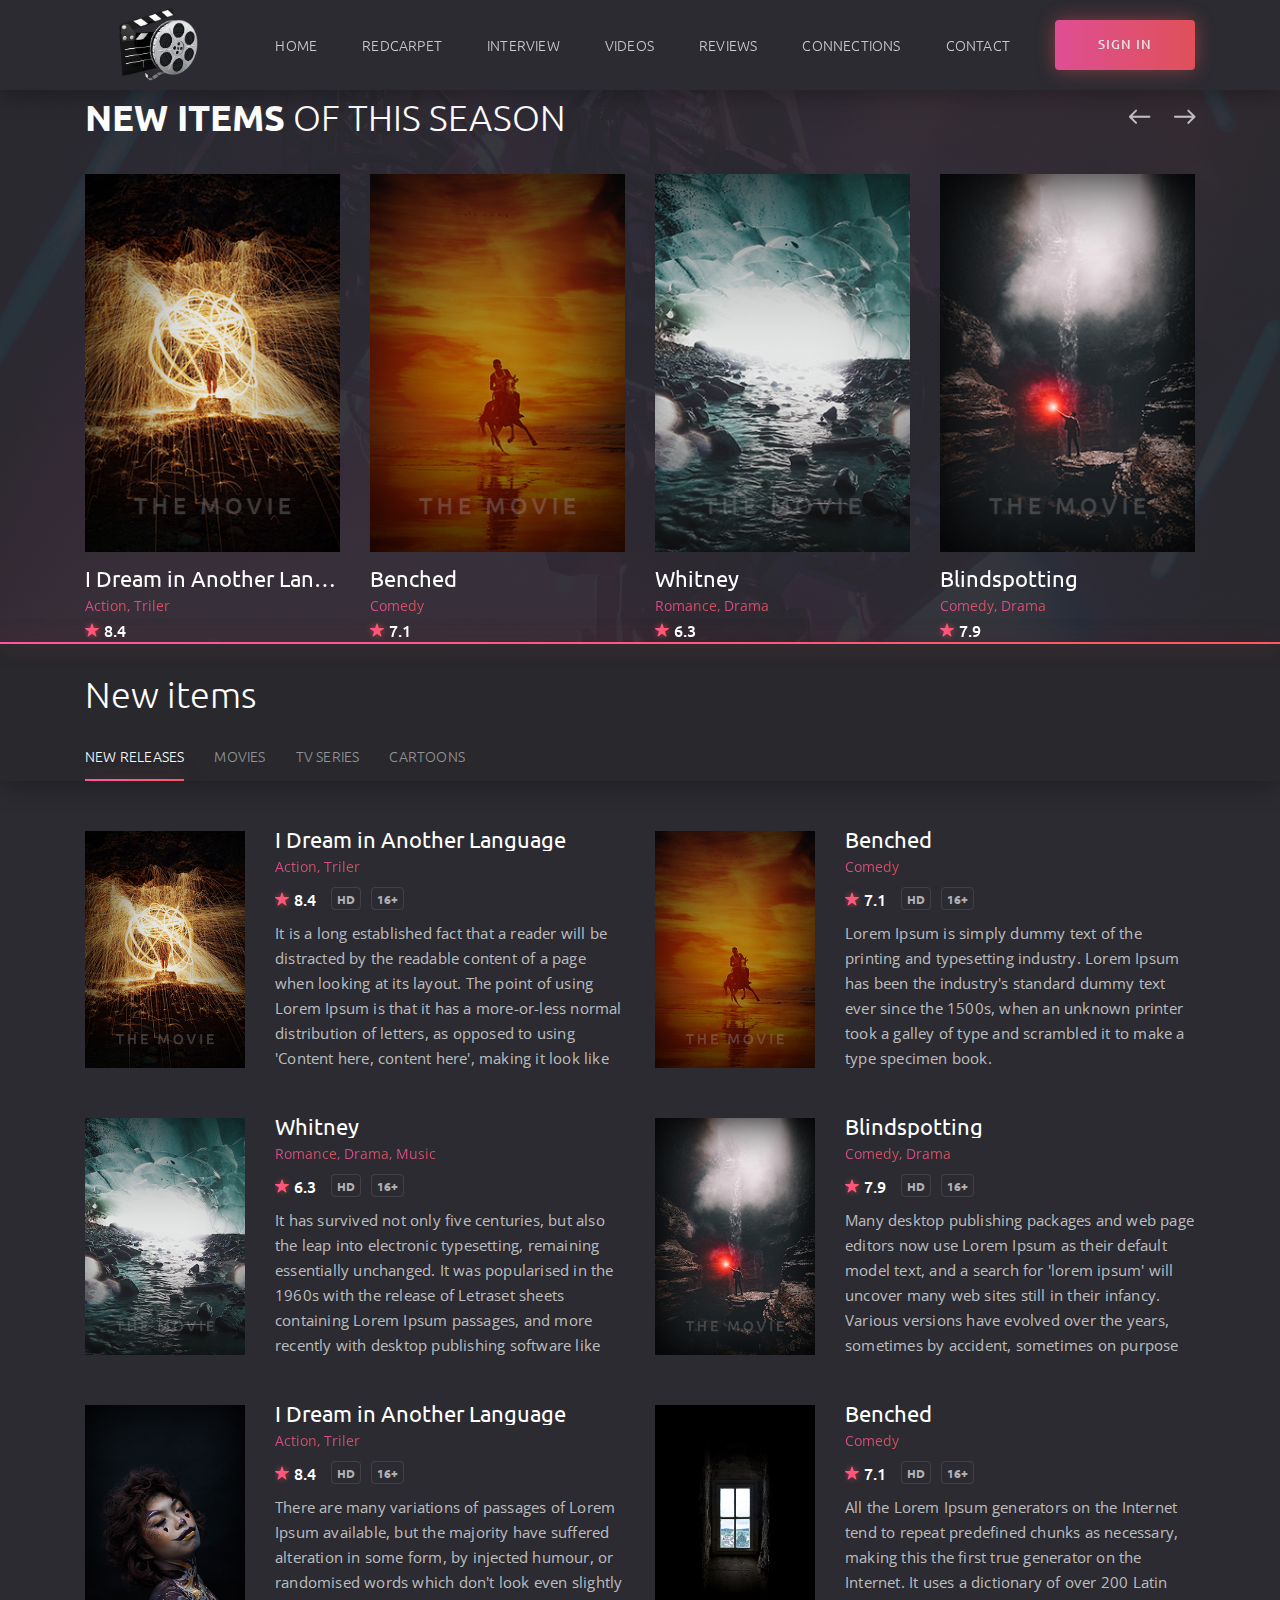
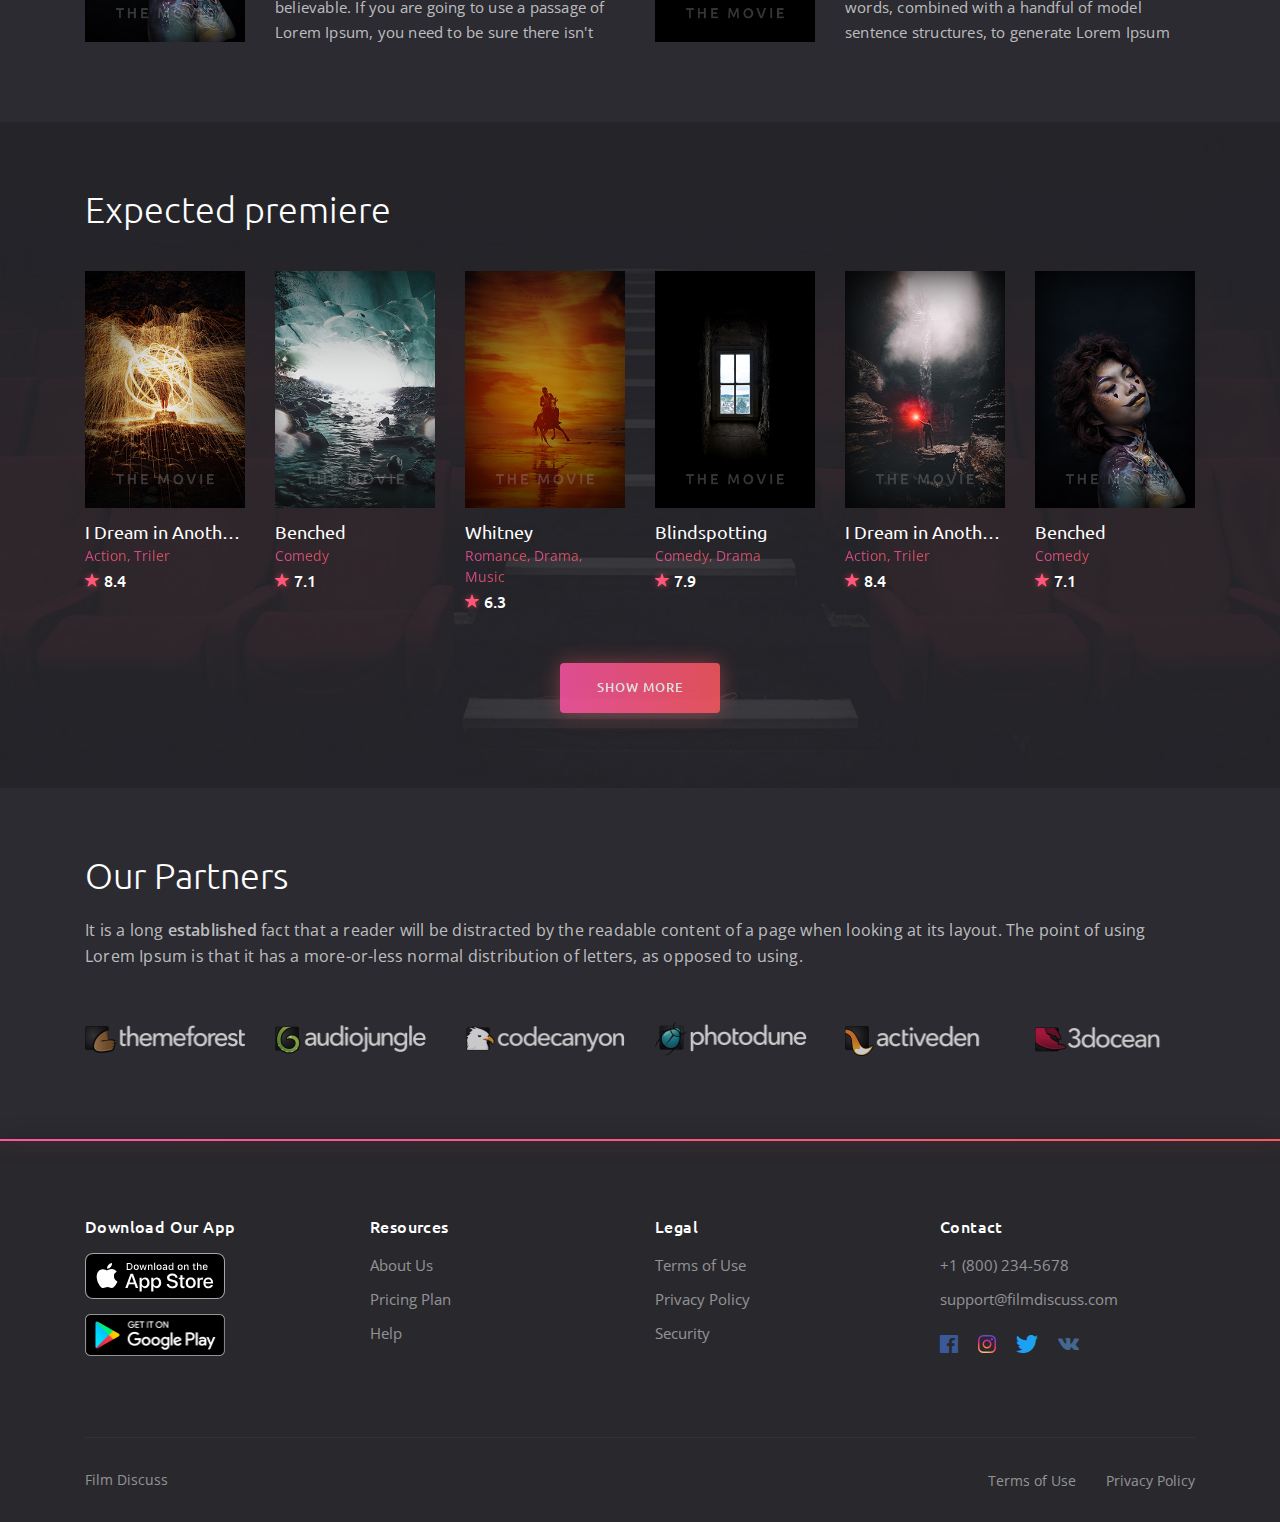
<file: index2.html>
<!DOCTYPE html>
<html lang="en">

<head>
	<meta charset="utf-8">
	<meta name="viewport" content="width=device-width, initial-scale=1, shrink-to-fit=no">

	<!-- Font -->
	<link href="https://fonts.googleapis.com/css?family=Open+Sans:400,600%7CUbuntu:300,400,500,700" rel="stylesheet">
	 
	<!-- CSS -->
	<link rel="stylesheet" href="css/bootstrap-reboot.min.css">
	<link rel="stylesheet" href="css/bootstrap-grid.min.css">
	<link rel="stylesheet" href="css/owl.carousel.min.css">
	<link rel="stylesheet" href="css/jquery.mCustomScrollbar.min.css">
	<link rel="stylesheet" href="css/nouislider.min.css">
	<link rel="stylesheet" href="css/ionicons.min.css">
	<link rel="stylesheet" href="css/plyr.css">
	<link rel="stylesheet" href="css/photoswipe.css">
	<link rel="stylesheet" href="css/default-skin.css">
	<link rel="stylesheet" href="css/main.css">

	<!-- Favicons -->
	<link rel="icon" type="image/png" href="icon/favicon-32x32.png" sizes="32x32">
	<link rel="apple-touch-icon" href="icon/favicon-32x32.png">
	<link rel="apple-touch-icon" sizes="72x72" href="icon/apple-touch-icon-72x72.png">
	<link rel="apple-touch-icon" sizes="114x114" href="icon/apple-touch-icon-114x114.png">
	<link rel="apple-touch-icon" sizes="144x144" href="icon/apple-touch-icon-144x144.png">

	<meta name="description" content="">
	<meta name="keywords" content="">
	<meta name="author" content="">
	<title>Film Discuss</title>

</head>
<body class="body">
	
	<!-- header -->
	<header class="header">
		<div class="header__wrap">
			<div class="container">
				<div class="row">
					<div class="col-12">
						<div class="header__content">
							<!-- header logo -->
							<a href="index.html" class="header__logo">
								<img src="img/logo.png" alt="">
							</a>
							<!-- end header logo -->

							<!-- header nav -->
							<ul class="header__nav">
								<!-- dropdown -->
								<!-- <li class="header__nav-item">
									<a class="dropdown-toggle header__nav-link" href="#" role="button" id="dropdownMenuHome" data-toggle="dropdown" aria-haspopup="true" aria-expanded="false">Home</a>

									<ul class="dropdown-menu header__dropdown-menu" aria-labelledby="dropdownMenuHome">
										<li><a href="index.html">Home slideshow bg</a></li>
										<li><a href="index2.html">Home static bg</a></li>
									</ul>
								</li> -->
								<!-- end dropdown -->
								<li class="header__nav-item">
									<a href="index.html" class="header__nav-link">Home</a>
								</li>

								<!-- dropdown -->
								<li class="header__nav-item">
									<a class="dropdown-toggle header__nav-link" href="#" role="button" id="dropdownMenuCatalog" data-toggle="dropdown" aria-haspopup="true" aria-expanded="false">REDCARPET</a>

									<ul class="dropdown-menu header__dropdown-menu" aria-labelledby="dropdownMenuCatalog">
										<li><a href="catalog1.html">Catalog Grid</a></li>
										<li><a href="catalog2.html">Catalog List</a></li>
									</ul>
								</li>
								<!-- end dropdown -->

								<li class="header__nav-item">
									<a href="interview.html" class="header__nav-link">Interview</a>
								</li>

								<!-- dropdown -->
								<li class="header__nav-item">
									<a class="dropdown-toggle header__nav-link" href="#" role="button" id="dropdownMenuCatalog" data-toggle="dropdown" aria-haspopup="true" aria-expanded="false">VIDEOS</a>

									<ul class="dropdown-menu header__dropdown-menu" aria-labelledby="dropdownMenuCatalog">
										<li><a href="details1.html">Details Movie</a></li>
										<li><a href="details2.html">Details TV Series</a></li>
									</ul>
								</li>
								<!-- end dropdown -->

								<li class="header__nav-item">
									<a href="pricing.html" class="header__nav-link">REVIEWS</a>
								</li>

								<li class="header__nav-item">
									<a href="faq.html" class="header__nav-link">CONNECTIONS</a>
								</li>

								<li class="header__nav-item">
									<a href="about.html" class="header__nav-link">CONTACT</a>
								</li>

								<!-- dropdown -->
								<!-- <li class="dropdown header__nav-item">
									<a class="dropdown-toggle header__nav-link header__nav-link--more" href="#" role="button" id="dropdownMenuMore" data-toggle="dropdown" aria-haspopup="true" aria-expanded="false"><i class="icon ion-ios-more"></i></a>

									<ul class="dropdown-menu header__dropdown-menu" aria-labelledby="dropdownMenuMore">
										<li><a href="signin.html">Sign In</a></li>
										<li><a href="signup.html">Sign Up</a></li>
										<li><a href="404.html">404 Page</a></li>
									</ul>
								</li> -->
								<!-- end dropdown -->
							</ul>
							<!-- end header nav -->

							<!-- header auth -->
							<div class="header__auth">
								<!-- <button class="header__search-btn" type="button">
									<i class="icon ion-ios-search"></i>
								</button> -->

								<a href="signin.html" class="header__sign-in">
									<i class="icon ion-ios-log-in"></i>
									<span>sign in</span>
								</a>
							</div>
							<!-- end header auth -->

							<!-- header menu btn -->
							<button class="header__btn" type="button">
								<span></span>
								<span></span>
								<span></span>
							</button>
							<!-- end header menu btn -->
						</div>
					</div>
				</div>
			</div>
		</div>

		<!-- header search -->
		<form action="#" class="header__search">
			<div class="container">
				<div class="row">
					<div class="col-12">
						<div class="header__search-content">
							<input type="text" placeholder="Search for a movie, TV Series that you are looking for">

							<button type="button">search</button>
						</div>
					</div>
				</div>
			</div>
		</form>
		<!-- end header search -->
	</header>
	<!-- end header -->

	<!-- home -->
	<section class="home home--bg">
		<div class="container">
			<div class="row">
				<div class="col-12">
					<h1 class="home__title"><b>NEW ITEMS</b> OF THIS SEASON</h1>

					<button class="home__nav home__nav--prev" type="button">
						<i class="icon ion-ios-arrow-round-back"></i>
					</button>
					<button class="home__nav home__nav--next" type="button">
						<i class="icon ion-ios-arrow-round-forward"></i>
					</button>
				</div>

				<div class="col-12">
					<div class="owl-carousel home__carousel">
						<div class="item">
							<!-- card -->
							<div class="card card--big">
								<div class="card__cover">
									<img src="img/covers/cover.jpg" alt="">
									<a href="#" class="card__play">
										<i class="icon ion-ios-play"></i>
									</a>
								</div>
								<div class="card__content">
									<h3 class="card__title"><a href="#">I Dream in Another Language</a></h3>
									<span class="card__category">
										<a href="#">Action</a>
										<a href="#">Triler</a>
									</span>
									<span class="card__rate"><i class="icon ion-ios-star"></i>8.4</span>
								</div>
							</div>
							<!-- end card -->
						</div>

						<div class="item">
							<!-- card -->
							<div class="card card--big">
								<div class="card__cover">
									<img src="img/covers/cover2.jpg" alt="">
									<a href="#" class="card__play">
										<i class="icon ion-ios-play"></i>
									</a>
								</div>
								<div class="card__content">
									<h3 class="card__title"><a href="#">Benched</a></h3>
									<span class="card__category">
										<a href="#">Comedy</a>
									</span>
									<span class="card__rate"><i class="icon ion-ios-star"></i>7.1</span>
								</div>
							</div>
							<!-- end card -->
						</div>

						<div class="item">
							<!-- card -->
							<div class="card card--big">
								<div class="card__cover">
									<img src="img/covers/cover3.jpg" alt="">
									<a href="#" class="card__play">
										<i class="icon ion-ios-play"></i>
									</a>
								</div>
								<div class="card__content">
									<h3 class="card__title"><a href="#">Whitney</a></h3>
									<span class="card__category">
										<a href="#">Romance</a>
										<a href="#">Drama</a>
									</span>
									<span class="card__rate"><i class="icon ion-ios-star"></i>6.3</span>
								</div>
							</div>
							<!-- end card -->
						</div>

						<div class="item">
							<!-- card -->
							<div class="card card--big">
								<div class="card__cover">
									<img src="img/covers/cover4.jpg" alt="">
									<a href="#" class="card__play">
										<i class="icon ion-ios-play"></i>
									</a>
								</div>
								<div class="card__content">
									<h3 class="card__title"><a href="#">Blindspotting</a></h3>
									<span class="card__category">
										<a href="#">Comedy</a>
										<a href="#">Drama</a>
									</span>
									<span class="card__rate"><i class="icon ion-ios-star"></i>7.9</span>
								</div>
							</div>
							<!-- end card -->
						</div>
					</div>
				</div>
			</div>
		</div>
	</section>
	<!-- end home -->

	<!-- content -->
	<section class="content">
		<div class="content__head">
			<div class="container">
				<div class="row">
					<div class="col-12">
						<!-- content title -->
						<h2 class="content__title">New items</h2>
						<!-- end content title -->

						<!-- content tabs nav -->
						<ul class="nav nav-tabs content__tabs" id="content__tabs" role="tablist">
							<li class="nav-item">
								<a class="nav-link active" data-toggle="tab" href="#tab-1" role="tab" aria-controls="tab-1" aria-selected="true">NEW RELEASES</a>
							</li>

							<li class="nav-item">
								<a class="nav-link" data-toggle="tab" href="#tab-2" role="tab" aria-controls="tab-2" aria-selected="false">MOVIES</a>
							</li>

							<li class="nav-item">
								<a class="nav-link" data-toggle="tab" href="#tab-3" role="tab" aria-controls="tab-3" aria-selected="false">TV SERIES</a>
							</li>

							<li class="nav-item">
								<a class="nav-link" data-toggle="tab" href="#tab-4" role="tab" aria-controls="tab-4" aria-selected="false">CARTOONS</a>
							</li>
						</ul>
						<!-- end content tabs nav -->

						<!-- content mobile tabs nav -->
						<div class="content__mobile-tabs" id="content__mobile-tabs">
							<div class="content__mobile-tabs-btn dropdown-toggle" role="navigation" id="mobile-tabs" data-toggle="dropdown" aria-haspopup="true" aria-expanded="false">
								<input type="button" value="New items">
								<span></span>
							</div>

							<div class="content__mobile-tabs-menu dropdown-menu" aria-labelledby="mobile-tabs">
								<ul class="nav nav-tabs" role="tablist">
									<li class="nav-item"><a class="nav-link active" id="1-tab" data-toggle="tab" href="#tab-1" role="tab" aria-controls="tab-1" aria-selected="true">NEW RELEASES</a></li>

									<li class="nav-item"><a class="nav-link" id="2-tab" data-toggle="tab" href="#tab-2" role="tab" aria-controls="tab-2" aria-selected="false">MOVIES</a></li>

									<li class="nav-item"><a class="nav-link" id="3-tab" data-toggle="tab" href="#tab-3" role="tab" aria-controls="tab-3" aria-selected="false">TV SERIES</a></li>

									<li class="nav-item"><a class="nav-link" id="4-tab" data-toggle="tab" href="#tab-4" role="tab" aria-controls="tab-4" aria-selected="false">CARTOONS</a></li>
								</ul>
							</div>
						</div>
						<!-- end content mobile tabs nav -->
					</div>
				</div>
			</div>
		</div>

		<div class="container">
			<!-- content tabs -->
			<div class="tab-content" id="myTabContent">
				<div class="tab-pane fade show active" id="tab-1" role="tabpanel" aria-labelledby="1-tab">
					<div class="row">
						<!-- card -->
						<div class="col-6 col-sm-12 col-lg-6">
							<div class="card card--list">
								<div class="row">
									<div class="col-12 col-sm-4">
										<div class="card__cover">
											<img src="img/covers/cover.jpg" alt="">
											<a href="#" class="card__play">
												<i class="icon ion-ios-play"></i>
											</a>
										</div>
									</div>

									<div class="col-12 col-sm-8">
										<div class="card__content">
											<h3 class="card__title"><a href="#">I Dream in Another Language</a></h3>
											<span class="card__category">
												<a href="#">Action</a>
												<a href="#">Triler</a>
											</span>

											<div class="card__wrap">
												<span class="card__rate"><i class="icon ion-ios-star"></i>8.4</span>

												<ul class="card__list">
													<li>HD</li>
													<li>16+</li>
												</ul>
											</div>

											<div class="card__description">
												<p>It is a long established fact that a reader will be distracted by the readable content of a page when looking at its layout. The point of using Lorem Ipsum is that it has a more-or-less normal distribution of letters, as opposed to using 'Content here, content here', making it look like readable English.</p>
											</div>
										</div>
									</div>
								</div>
							</div>
						</div>
						<!-- end card -->

						<!-- card -->
						<div class="col-6 col-sm-12 col-lg-6">
							<div class="card card--list">
								<div class="row">
									<div class="col-12 col-sm-4">
										<div class="card__cover">
											<img src="img/covers/cover2.jpg" alt="">
											<a href="#" class="card__play">
												<i class="icon ion-ios-play"></i>
											</a>
										</div>
									</div>

									<div class="col-12 col-sm-8">
										<div class="card__content">
											<h3 class="card__title"><a href="#">Benched</a></h3>
											<span class="card__category">
												<a href="#">Comedy</a>
											</span>

											<div class="card__wrap">
												<span class="card__rate"><i class="icon ion-ios-star"></i>7.1</span>

												<ul class="card__list">
													<li>HD</li>
													<li>16+</li>
												</ul>
											</div>

											<div class="card__description">
												<p>Lorem Ipsum is simply dummy text of the printing and typesetting industry. Lorem Ipsum has been the industry's standard dummy text ever since the 1500s, when an unknown printer took a galley of type and scrambled it to make a type specimen book.</p>
											</div>
										</div>
									</div>
								</div>
							</div>
						</div>
						<!-- end card -->

						<!-- card -->
						<div class="col-6 col-sm-12 col-lg-6">
							<div class="card card--list">
								<div class="row">
									<div class="col-12 col-sm-4">
										<div class="card__cover">
											<img src="img/covers/cover3.jpg" alt="">
											<a href="#" class="card__play">
												<i class="icon ion-ios-play"></i>
											</a>
										</div>
									</div>

									<div class="col-12 col-sm-8">
										<div class="card__content">
											<h3 class="card__title"><a href="#">Whitney</a></h3>
											<span class="card__category">
												<a href="#">Romance</a>
												<a href="#">Drama</a>
												<a href="#">Music</a>
											</span>

											<div class="card__wrap">
												<span class="card__rate"><i class="icon ion-ios-star"></i>6.3</span>

												<ul class="card__list">
													<li>HD</li>
													<li>16+</li>
												</ul>
											</div>

											<div class="card__description">
												<p>It has survived not only five centuries, but also the leap into electronic typesetting, remaining essentially unchanged. It was popularised in the 1960s with the release of Letraset sheets containing Lorem Ipsum passages, and more recently with desktop publishing software like Aldus PageMaker including versions of Lorem Ipsum.</p>
											</div>
										</div>
									</div>
								</div>
							</div>
						</div>
						<!-- end card -->

						<!-- card -->
						<div class="col-6 col-sm-12 col-lg-6">
							<div class="card card--list">
								<div class="row">
									<div class="col-12 col-sm-4">
										<div class="card__cover">
											<img src="img/covers/cover4.jpg" alt="">
											<a href="#" class="card__play">
												<i class="icon ion-ios-play"></i>
											</a>
										</div>
									</div>

									<div class="col-12 col-sm-8">
										<div class="card__content">
											<h3 class="card__title"><a href="#">Blindspotting</a></h3>
											<span class="card__category">
												<a href="#">Comedy</a>
												<a href="#">Drama</a>
											</span>

											<div class="card__wrap">
												<span class="card__rate"><i class="icon ion-ios-star"></i>7.9</span>

												<ul class="card__list">
													<li>HD</li>
													<li>16+</li>
												</ul>
											</div>

											<div class="card__description">
												<p>Many desktop publishing packages and web page editors now use Lorem Ipsum as their default model text, and a search for 'lorem ipsum' will uncover many web sites still in their infancy. Various versions have evolved over the years, sometimes by accident, sometimes on purpose (injected humour and the like).</p>
											</div>
										</div>
									</div>
								</div>
							</div>
						</div>
						<!-- end card -->

						<!-- card -->
						<div class="col-6 col-sm-12 col-lg-6">
							<div class="card card--list">
								<div class="row">
									<div class="col-12 col-sm-4">
										<div class="card__cover">
											<img src="img/covers/cover5.jpg" alt="">
											<a href="#" class="card__play">
												<i class="icon ion-ios-play"></i>
											</a>
										</div>
									</div>

									<div class="col-12 col-sm-8">
										<div class="card__content">
											<h3 class="card__title"><a href="#">I Dream in Another Language</a></h3>
											<span class="card__category">
												<a href="#">Action</a>
												<a href="#">Triler</a>
											</span>

											<div class="card__wrap">
												<span class="card__rate"><i class="icon ion-ios-star"></i>8.4</span>

												<ul class="card__list">
													<li>HD</li>
													<li>16+</li>
												</ul>
											</div>

											<div class="card__description">
												<p>There are many variations of passages of Lorem Ipsum available, but the majority have suffered alteration in some form, by injected humour, or randomised words which don't look even slightly believable. If you are going to use a passage of Lorem Ipsum, you need to be sure there isn't anything embarrassing hidden in the middle of text.</p>
											</div>
										</div>
									</div>
								</div>
							</div>
						</div>
						<!-- end card -->

						<!-- card -->
						<div class="col-6 col-sm-12 col-lg-6">
							<div class="card card--list">
								<div class="row">
									<div class="col-12 col-sm-4">
										<div class="card__cover">
											<img src="img/covers/cover6.jpg" alt="">
											<a href="#" class="card__play">
												<i class="icon ion-ios-play"></i>
											</a>
										</div>
									</div>

									<div class="col-12 col-sm-8">
										<div class="card__content">
											<h3 class="card__title"><a href="#">Benched</a></h3>
											<span class="card__category">
												<a href="#">Comedy</a>
											</span>

											<div class="card__wrap">
												<span class="card__rate"><i class="icon ion-ios-star"></i>7.1</span>

												<ul class="card__list">
													<li>HD</li>
													<li>16+</li>
												</ul>
											</div>

											<div class="card__description">
												<p>All the Lorem Ipsum generators on the Internet tend to repeat predefined chunks as necessary, making this the first true generator on the Internet. It uses a dictionary of over 200 Latin words, combined with a handful of model sentence structures, to generate Lorem Ipsum which looks reasonable. The generated Lorem Ipsum is therefore always free from repetition, injected humour, or non-characteristic words etc.</p>
											</div>
										</div>
									</div>
								</div>
							</div>
						</div>
						<!-- end card -->
					</div>
				</div>

				<div class="tab-pane fade" id="tab-2" role="tabpanel" aria-labelledby="2-tab">
					<div class="row">
						<!-- card -->
						<div class="col-6 col-sm-4 col-lg-3 col-xl-2">
							<div class="card">
								<div class="card__cover">
									<img src="img/covers/cover.jpg" alt="">
									<a href="#" class="card__play">
										<i class="icon ion-ios-play"></i>
									</a>
								</div>
								<div class="card__content">
									<h3 class="card__title"><a href="#">I Dream in Another Language</a></h3>
									<span class="card__category">
										<a href="#">Action</a>
										<a href="#">Triler</a>
									</span>
									<span class="card__rate"><i class="icon ion-ios-star"></i>8.4</span>
								</div>
							</div>
						</div>
						<!-- end card -->

						<!-- card -->
						<div class="col-6 col-sm-4 col-lg-3 col-xl-2">
							<div class="card">
								<div class="card__cover">
									<img src="img/covers/cover2.jpg" alt="">
									<a href="#" class="card__play">
										<i class="icon ion-ios-play"></i>
									</a>
								</div>
								<div class="card__content">
									<h3 class="card__title"><a href="#">Benched</a></h3>
									<span class="card__category">
										<a href="#">Comedy</a>
									</span>
									<span class="card__rate"><i class="icon ion-ios-star"></i>7.1</span>
								</div>
							</div>
						</div>
						<!-- end card -->

						<!-- card -->
						<div class="col-6 col-sm-4 col-lg-3 col-xl-2">
							<div class="card">
								<div class="card__cover">
									<img src="img/covers/cover3.jpg" alt="">
									<a href="#" class="card__play">
										<i class="icon ion-ios-play"></i>
									</a>
								</div>
								<div class="card__content">
									<h3 class="card__title"><a href="#">Whitney</a></h3>
									<span class="card__category">
										<a href="#">Romance</a>
										<a href="#">Drama</a>
										<a href="#">Music</a>
									</span>
									<span class="card__rate"><i class="icon ion-ios-star"></i>6.3</span>
								</div>
							</div>
						</div>
						<!-- end card -->

						<!-- card -->
						<div class="col-6 col-sm-4 col-lg-3 col-xl-2">
							<div class="card">
								<div class="card__cover">
									<img src="img/covers/cover4.jpg" alt="">
									<a href="#" class="card__play">
										<i class="icon ion-ios-play"></i>
									</a>
								</div>
								<div class="card__content">
									<h3 class="card__title"><a href="#">Blindspotting</a></h3>
									<span class="card__category">
										<a href="#">Comedy</a>
										<a href="#">Drama</a>
									</span>
									<span class="card__rate"><i class="icon ion-ios-star"></i>7.9</span>
								</div>
							</div>
						</div>
						<!-- end card -->

						<!-- card -->
						<div class="col-6 col-sm-4 col-lg-3 col-xl-2">
							<div class="card">
								<div class="card__cover">
									<img src="img/covers/cover5.jpg" alt="">
									<a href="#" class="card__play">
										<i class="icon ion-ios-play"></i>
									</a>
								</div>
								<div class="card__content">
									<h3 class="card__title"><a href="#">I Dream in Another Language</a></h3>
									<span class="card__category">
										<a href="#">Action</a>
										<a href="#">Triler</a>
									</span>
									<span class="card__rate"><i class="icon ion-ios-star"></i>8.4</span>
								</div>
							</div>
						</div>
						<!-- end card -->

						<!-- card -->
						<div class="col-6 col-sm-4 col-lg-3 col-xl-2">
							<div class="card">
								<div class="card__cover">
									<img src="img/covers/cover6.jpg" alt="">
									<a href="#" class="card__play">
										<i class="icon ion-ios-play"></i>
									</a>
								</div>
								<div class="card__content">
									<h3 class="card__title"><a href="#">Benched</a></h3>
									<span class="card__category">
										<a href="#">Comedy</a>
									</span>
									<span class="card__rate"><i class="icon ion-ios-star"></i>7.1</span>
								</div>
							</div>
						</div>
						<!-- end card -->

						<!-- card -->
						<div class="col-6 col-sm-4 col-lg-3 col-xl-2">
							<div class="card">
								<div class="card__cover">
									<img src="img/covers/cover6.jpg" alt="">
									<a href="#" class="card__play">
										<i class="icon ion-ios-play"></i>
									</a>
								</div>
								<div class="card__content">
									<h3 class="card__title"><a href="#">Whitney</a></h3>
									<span class="card__category">
										<a href="#">Romance</a>
										<a href="#">Drama</a>
										<a href="#">Music</a>
									</span>
									<span class="card__rate"><i class="icon ion-ios-star"></i>6.3</span>
								</div>
							</div>
						</div>
						<!-- end card -->

						<!-- card -->
						<div class="col-6 col-sm-4 col-lg-3 col-xl-2">
							<div class="card">
								<div class="card__cover">
									<img src="img/covers/cover5.jpg" alt="">
									<a href="#" class="card__play">
										<i class="icon ion-ios-play"></i>
									</a>
								</div>
								<div class="card__content">
									<h3 class="card__title"><a href="#">Blindspotting</a></h3>
									<span class="card__category">
										<a href="#">Comedy</a>
										<a href="#">Drama</a>
									</span>
									<span class="card__rate"><i class="icon ion-ios-star"></i>7.9</span>
								</div>
							</div>
						</div>
						<!-- end card -->

						<!-- card -->
						<div class="col-6 col-sm-4 col-lg-3 col-xl-2">
							<div class="card">
								<div class="card__cover">
									<img src="img/covers/cover4.jpg" alt="">
									<a href="#" class="card__play">
										<i class="icon ion-ios-play"></i>
									</a>
								</div>
								<div class="card__content">
									<h3 class="card__title"><a href="#">I Dream in Another Language</a></h3>
									<span class="card__category">
										<a href="#">Action</a>
										<a href="#">Triler</a>
									</span>
									<span class="card__rate"><i class="icon ion-ios-star"></i>8.4</span>
								</div>
							</div>
						</div>
						<!-- end card -->

						<!-- card -->
						<div class="col-6 col-sm-4 col-lg-3 col-xl-2">
							<div class="card">
								<div class="card__cover">
									<img src="img/covers/cover3.jpg" alt="">
									<a href="#" class="card__play">
										<i class="icon ion-ios-play"></i>
									</a>
								</div>
								<div class="card__content">
									<h3 class="card__title"><a href="#">Benched</a></h3>
									<span class="card__category">
										<a href="#">Comedy</a>
									</span>
									<span class="card__rate"><i class="icon ion-ios-star"></i>7.1</span>
								</div>
							</div>
						</div>
						<!-- end card -->

						<!-- card -->
						<div class="col-6 col-sm-4 col-lg-3 col-xl-2">
							<div class="card">
								<div class="card__cover">
									<img src="img/covers/cover2.jpg" alt="">
									<a href="#" class="card__play">
										<i class="icon ion-ios-play"></i>
									</a>
								</div>
								<div class="card__content">
									<h3 class="card__title"><a href="#">Whitney</a></h3>
									<span class="card__category">
										<a href="#">Romance</a>
										<a href="#">Drama</a>
										<a href="#">Music</a>
									</span>
									<span class="card__rate"><i class="icon ion-ios-star"></i>6.3</span>
								</div>
							</div>
						</div>
						<!-- end card -->

						<!-- card -->
						<div class="col-6 col-sm-4 col-lg-3 col-xl-2">
							<div class="card">
								<div class="card__cover">
									<img src="img/covers/cover.jpg" alt="">
									<a href="#" class="card__play">
										<i class="icon ion-ios-play"></i>
									</a>
								</div>
								<div class="card__content">
									<h3 class="card__title"><a href="#">Blindspotting</a></h3>
									<span class="card__category">
										<a href="#">Comedy</a>
										<a href="#">Drama</a>
									</span>
									<span class="card__rate"><i class="icon ion-ios-star"></i>7.9</span>
								</div>
							</div>
						</div>
						<!-- end card -->
					</div>
				</div>

				<div class="tab-pane fade" id="tab-3" role="tabpanel" aria-labelledby="3-tab">
					<div class="row">
						<!-- card -->
						<div class="col-6 col-sm-4 col-lg-3 col-xl-2">
							<div class="card">
								<div class="card__cover">
									<img src="img/covers/cover2.jpg" alt="">
									<a href="#" class="card__play">
										<i class="icon ion-ios-play"></i>
									</a>
								</div>
								<div class="card__content">
									<h3 class="card__title"><a href="#">I Dream in Another Language</a></h3>
									<span class="card__category">
										<a href="#">Action</a>
										<a href="#">Triler</a>
									</span>
									<span class="card__rate"><i class="icon ion-ios-star"></i>8.4</span>
								</div>
							</div>
						</div>
						<!-- end card -->

						<!-- card -->
						<div class="col-6 col-sm-4 col-lg-3 col-xl-2">
							<div class="card">
								<div class="card__cover">
									<img src="img/covers/cover.jpg" alt="">
									<a href="#" class="card__play">
										<i class="icon ion-ios-play"></i>
									</a>
								</div>
								<div class="card__content">
									<h3 class="card__title"><a href="#">Benched</a></h3>
									<span class="card__category">
										<a href="#">Comedy</a>
									</span>
									<span class="card__rate"><i class="icon ion-ios-star"></i>7.1</span>
								</div>
							</div>
						</div>
						<!-- end card -->

						<!-- card -->
						<div class="col-6 col-sm-4 col-lg-3 col-xl-2">
							<div class="card">
								<div class="card__cover">
									<img src="img/covers/cover4.jpg" alt="">
									<a href="#" class="card__play">
										<i class="icon ion-ios-play"></i>
									</a>
								</div>
								<div class="card__content">
									<h3 class="card__title"><a href="#">Whitney</a></h3>
									<span class="card__category">
										<a href="#">Romance</a>
										<a href="#">Drama</a>
										<a href="#">Music</a>
									</span>
									<span class="card__rate"><i class="icon ion-ios-star"></i>6.3</span>
								</div>
							</div>
						</div>
						<!-- end card -->

						<!-- card -->
						<div class="col-6 col-sm-4 col-lg-3 col-xl-2">
							<div class="card">
								<div class="card__cover">
									<img src="img/covers/cover3.jpg" alt="">
									<a href="#" class="card__play">
										<i class="icon ion-ios-play"></i>
									</a>
								</div>
								<div class="card__content">
									<h3 class="card__title"><a href="#">Blindspotting</a></h3>
									<span class="card__category">
										<a href="#">Comedy</a>
										<a href="#">Drama</a>
									</span>
									<span class="card__rate"><i class="icon ion-ios-star"></i>7.9</span>
								</div>
							</div>
						</div>
						<!-- end card -->

						<!-- card -->
						<div class="col-6 col-sm-4 col-lg-3 col-xl-2">
							<div class="card">
								<div class="card__cover">
									<img src="img/covers/cover6.jpg" alt="">
									<a href="#" class="card__play">
										<i class="icon ion-ios-play"></i>
									</a>
								</div>
								<div class="card__content">
									<h3 class="card__title"><a href="#">I Dream in Another Language</a></h3>
									<span class="card__category">
										<a href="#">Action</a>
										<a href="#">Triler</a>
									</span>
									<span class="card__rate"><i class="icon ion-ios-star"></i>8.4</span>
								</div>
							</div>
						</div>
						<!-- end card -->

						<!-- card -->
						<div class="col-6 col-sm-4 col-lg-3 col-xl-2">
							<div class="card">
								<div class="card__cover">
									<img src="img/covers/cover5.jpg" alt="">
									<a href="#" class="card__play">
										<i class="icon ion-ios-play"></i>
									</a>
								</div>
								<div class="card__content">
									<h3 class="card__title"><a href="#">Benched</a></h3>
									<span class="card__category">
										<a href="#">Comedy</a>
									</span>
									<span class="card__rate"><i class="icon ion-ios-star"></i>7.1</span>
								</div>
							</div>
						</div>
						<!-- end card -->

						<!-- card -->
						<div class="col-6 col-sm-4 col-lg-3 col-xl-2">
							<div class="card">
								<div class="card__cover">
									<img src="img/covers/cover5.jpg" alt="">
									<a href="#" class="card__play">
										<i class="icon ion-ios-play"></i>
									</a>
								</div>
								<div class="card__content">
									<h3 class="card__title"><a href="#">Whitney</a></h3>
									<span class="card__category">
										<a href="#">Romance</a>
										<a href="#">Drama</a>
										<a href="#">Music</a>
									</span>
									<span class="card__rate"><i class="icon ion-ios-star"></i>6.3</span>
								</div>
							</div>
						</div>
						<!-- end card -->

						<!-- card -->
						<div class="col-6 col-sm-4 col-lg-3 col-xl-2">
							<div class="card">
								<div class="card__cover">
									<img src="img/covers/cover6.jpg" alt="">
									<a href="#" class="card__play">
										<i class="icon ion-ios-play"></i>
									</a>
								</div>
								<div class="card__content">
									<h3 class="card__title"><a href="#">Blindspotting</a></h3>
									<span class="card__category">
										<a href="#">Comedy</a>
										<a href="#">Drama</a>
									</span>
									<span class="card__rate"><i class="icon ion-ios-star"></i>7.9</span>
								</div>
							</div>
						</div>
						<!-- end card -->

						<!-- card -->
						<div class="col-6 col-sm-4 col-lg-3 col-xl-2">
							<div class="card">
								<div class="card__cover">
									<img src="img/covers/cover3.jpg" alt="">
									<a href="#" class="card__play">
										<i class="icon ion-ios-play"></i>
									</a>
								</div>
								<div class="card__content">
									<h3 class="card__title"><a href="#">I Dream in Another Language</a></h3>
									<span class="card__category">
										<a href="#">Action</a>
										<a href="#">Triler</a>
									</span>
									<span class="card__rate"><i class="icon ion-ios-star"></i>8.4</span>
								</div>
							</div>
						</div>
						<!-- end card -->

						<!-- card -->
						<div class="col-6 col-sm-4 col-lg-3 col-xl-2">
							<div class="card">
								<div class="card__cover">
									<img src="img/covers/cover4.jpg" alt="">
									<a href="#" class="card__play">
										<i class="icon ion-ios-play"></i>
									</a>
								</div>
								<div class="card__content">
									<h3 class="card__title"><a href="#">Benched</a></h3>
									<span class="card__category">
										<a href="#">Comedy</a>
									</span>
									<span class="card__rate"><i class="icon ion-ios-star"></i>7.1</span>
								</div>
							</div>
						</div>
						<!-- end card -->

						<!-- card -->
						<div class="col-6 col-sm-4 col-lg-3 col-xl-2">
							<div class="card">
								<div class="card__cover">
									<img src="img/covers/cover.jpg" alt="">
									<a href="#" class="card__play">
										<i class="icon ion-ios-play"></i>
									</a>
								</div>
								<div class="card__content">
									<h3 class="card__title"><a href="#">Whitney</a></h3>
									<span class="card__category">
										<a href="#">Romance</a>
										<a href="#">Drama</a>
										<a href="#">Music</a>
									</span>
									<span class="card__rate"><i class="icon ion-ios-star"></i>6.3</span>
								</div>
							</div>
						</div>
						<!-- end card -->

						<!-- card -->
						<div class="col-6 col-sm-4 col-lg-3 col-xl-2">
							<div class="card">
								<div class="card__cover">
									<img src="img/covers/cover2.jpg" alt="">
									<a href="#" class="card__play">
										<i class="icon ion-ios-play"></i>
									</a>
								</div>
								<div class="card__content">
									<h3 class="card__title"><a href="#">Blindspotting</a></h3>
									<span class="card__category">
										<a href="#">Comedy</a>
										<a href="#">Drama</a>
									</span>
									<span class="card__rate"><i class="icon ion-ios-star"></i>7.9</span>
								</div>
							</div>
						</div>
						<!-- end card -->
					</div>
				</div>

				<div class="tab-pane fade" id="tab-4" role="tabpanel" aria-labelledby="4-tab">
					<div class="row">
						<!-- card -->
						<div class="col-6 col-sm-4 col-lg-3 col-xl-2">
							<div class="card">
								<div class="card__cover">
									<img src="img/covers/cover.jpg" alt="">
									<a href="#" class="card__play">
										<i class="icon ion-ios-play"></i>
									</a>
								</div>
								<div class="card__content">
									<h3 class="card__title"><a href="#">I Dream in Another Language</a></h3>
									<span class="card__category">
										<a href="#">Action</a>
										<a href="#">Triler</a>
									</span>
									<span class="card__rate"><i class="icon ion-ios-star"></i>8.4</span>
								</div>
							</div>
						</div>
						<!-- end card -->

						<!-- card -->
						<div class="col-6 col-sm-4 col-lg-3 col-xl-2">
							<div class="card">
								<div class="card__cover">
									<img src="img/covers/cover3.jpg" alt="">
									<a href="#" class="card__play">
										<i class="icon ion-ios-play"></i>
									</a>
								</div>
								<div class="card__content">
									<h3 class="card__title"><a href="#">Benched</a></h3>
									<span class="card__category">
										<a href="#">Comedy</a>
									</span>
									<span class="card__rate"><i class="icon ion-ios-star"></i>7.1</span>
								</div>
							</div>
						</div>
						<!-- end card -->

						<!-- card -->
						<div class="col-6 col-sm-4 col-lg-3 col-xl-2">
							<div class="card">
								<div class="card__cover">
									<img src="img/covers/cover2.jpg" alt="">
									<a href="#" class="card__play">
										<i class="icon ion-ios-play"></i>
									</a>
								</div>
								<div class="card__content">
									<h3 class="card__title"><a href="#">Whitney</a></h3>
									<span class="card__category">
										<a href="#">Romance</a>
										<a href="#">Drama</a>
										<a href="#">Music</a>
									</span>
									<span class="card__rate"><i class="icon ion-ios-star"></i>6.3</span>
								</div>
							</div>
						</div>
						<!-- end card -->

						<!-- card -->
						<div class="col-6 col-sm-4 col-lg-3 col-xl-2">
							<div class="card">
								<div class="card__cover">
									<img src="img/covers/cover6.jpg" alt="">
									<a href="#" class="card__play">
										<i class="icon ion-ios-play"></i>
									</a>
								</div>
								<div class="card__content">
									<h3 class="card__title"><a href="#">Blindspotting</a></h3>
									<span class="card__category">
										<a href="#">Comedy</a>
										<a href="#">Drama</a>
									</span>
									<span class="card__rate"><i class="icon ion-ios-star"></i>7.9</span>
								</div>
							</div>
						</div>
						<!-- end card -->

						<!-- card -->
						<div class="col-6 col-sm-4 col-lg-3 col-xl-2">
							<div class="card">
								<div class="card__cover">
									<img src="img/covers/cover4.jpg" alt="">
									<a href="#" class="card__play">
										<i class="icon ion-ios-play"></i>
									</a>
								</div>
								<div class="card__content">
									<h3 class="card__title"><a href="#">I Dream in Another Language</a></h3>
									<span class="card__category">
										<a href="#">Action</a>
										<a href="#">Triler</a>
									</span>
									<span class="card__rate"><i class="icon ion-ios-star"></i>8.4</span>
								</div>
							</div>
						</div>
						<!-- end card -->

						<!-- card -->
						<div class="col-6 col-sm-4 col-lg-3 col-xl-2">
							<div class="card">
								<div class="card__cover">
									<img src="img/covers/cover5.jpg" alt="">
									<a href="#" class="card__play">
										<i class="icon ion-ios-play"></i>
									</a>
								</div>
								<div class="card__content">
									<h3 class="card__title"><a href="#">Benched</a></h3>
									<span class="card__category">
										<a href="#">Comedy</a>
									</span>
									<span class="card__rate"><i class="icon ion-ios-star"></i>7.1</span>
								</div>
							</div>
						</div>
						<!-- end card -->

						<!-- card -->
						<div class="col-6 col-sm-4 col-lg-3 col-xl-2">
							<div class="card">
								<div class="card__cover">
									<img src="img/covers/cover6.jpg" alt="">
									<a href="#" class="card__play">
										<i class="icon ion-ios-play"></i>
									</a>
								</div>
								<div class="card__content">
									<h3 class="card__title"><a href="#">Whitney</a></h3>
									<span class="card__category">
										<a href="#">Romance</a>
										<a href="#">Drama</a>
										<a href="#">Music</a>
									</span>
									<span class="card__rate"><i class="icon ion-ios-star"></i>6.3</span>
								</div>
							</div>
						</div>
						<!-- end card -->

						<!-- card -->
						<div class="col-6 col-sm-4 col-lg-3 col-xl-2">
							<div class="card">
								<div class="card__cover">
									<img src="img/covers/cover5.jpg" alt="">
									<a href="#" class="card__play">
										<i class="icon ion-ios-play"></i>
									</a>
								</div>
								<div class="card__content">
									<h3 class="card__title"><a href="#">Blindspotting</a></h3>
									<span class="card__category">
										<a href="#">Comedy</a>
										<a href="#">Drama</a>
									</span>
									<span class="card__rate"><i class="icon ion-ios-star"></i>7.9</span>
								</div>
							</div>
						</div>
						<!-- end card -->

						<!-- card -->
						<div class="col-6 col-sm-4 col-lg-3 col-xl-2">
							<div class="card">
								<div class="card__cover">
									<img src="img/covers/cover4.jpg" alt="">
									<a href="#" class="card__play">
										<i class="icon ion-ios-play"></i>
									</a>
								</div>
								<div class="card__content">
									<h3 class="card__title"><a href="#">I Dream in Another Language</a></h3>
									<span class="card__category">
										<a href="#">Action</a>
										<a href="#">Triler</a>
									</span>
									<span class="card__rate"><i class="icon ion-ios-star"></i>8.4</span>
								</div>
							</div>
						</div>
						<!-- end card -->

						<!-- card -->
						<div class="col-6 col-sm-4 col-lg-3 col-xl-2">
							<div class="card">
								<div class="card__cover">
									<img src="img/covers/cover3.jpg" alt="">
									<a href="#" class="card__play">
										<i class="icon ion-ios-play"></i>
									</a>
								</div>
								<div class="card__content">
									<h3 class="card__title"><a href="#">Benched</a></h3>
									<span class="card__category">
										<a href="#">Comedy</a>
									</span>
									<span class="card__rate"><i class="icon ion-ios-star"></i>7.1</span>
								</div>
							</div>
						</div>
						<!-- end card -->

						<!-- card -->
						<div class="col-6 col-sm-4 col-lg-3 col-xl-2">
							<div class="card">
								<div class="card__cover">
									<img src="img/covers/cover2.jpg" alt="">
									<a href="#" class="card__play">
										<i class="icon ion-ios-play"></i>
									</a>
								</div>
								<div class="card__content">
									<h3 class="card__title"><a href="#">Whitney</a></h3>
									<span class="card__category">
										<a href="#">Romance</a>
										<a href="#">Drama</a>
										<a href="#">Music</a>
									</span>
									<span class="card__rate"><i class="icon ion-ios-star"></i>6.3</span>
								</div>
							</div>
						</div>
						<!-- end card -->

						<!-- card -->
						<div class="col-6 col-sm-4 col-lg-3 col-xl-2">
							<div class="card">
								<div class="card__cover">
									<img src="img/covers/cover.jpg" alt="">
									<a href="#" class="card__play">
										<i class="icon ion-ios-play"></i>
									</a>
								</div>
								<div class="card__content">
									<h3 class="card__title"><a href="#">Blindspotting</a></h3>
									<span class="card__category">
										<a href="#">Comedy</a>
										<a href="#">Drama</a>
									</span>
									<span class="card__rate"><i class="icon ion-ios-star"></i>7.9</span>
								</div>
							</div>
						</div>
						<!-- end card -->
					</div>
				</div>
			</div>
			<!-- end content tabs -->
		</div>
	</section>
	<!-- end content -->

	<!-- expected premiere -->
	<section class="section section--bg" data-bg="img/section/section.jpg">
		<div class="container">
			<div class="row">
				<!-- section title -->
				<div class="col-12">
					<h2 class="section__title">Expected premiere</h2>
				</div>
				<!-- end section title -->

				<!-- card -->
				<div class="col-6 col-sm-4 col-lg-3 col-xl-2">
					<div class="card">
						<div class="card__cover">
							<img src="img/covers/cover.jpg" alt="">
							<a href="#" class="card__play">
								<i class="icon ion-ios-play"></i>
							</a>
						</div>
						<div class="card__content">
							<h3 class="card__title"><a href="#">I Dream in Another Language</a></h3>
							<span class="card__category">
								<a href="#">Action</a>
								<a href="#">Triler</a>
							</span>
							<span class="card__rate"><i class="icon ion-ios-star"></i>8.4</span>
						</div>
					</div>
				</div>
				<!-- end card -->

				<!-- card -->
				<div class="col-6 col-sm-4 col-lg-3 col-xl-2">
					<div class="card">
						<div class="card__cover">
							<img src="img/covers/cover3.jpg" alt="">
							<a href="#" class="card__play">
								<i class="icon ion-ios-play"></i>
							</a>
						</div>
						<div class="card__content">
							<h3 class="card__title"><a href="#">Benched</a></h3>
							<span class="card__category">
								<a href="#">Comedy</a>
							</span>
							<span class="card__rate"><i class="icon ion-ios-star"></i>7.1</span>
						</div>
					</div>
				</div>
				<!-- end card -->

				<!-- card -->
				<div class="col-6 col-sm-4 col-lg-3 col-xl-2">
					<div class="card">
						<div class="card__cover">
							<img src="img/covers/cover2.jpg" alt="">
							<a href="#" class="card__play">
								<i class="icon ion-ios-play"></i>
							</a>
						</div>
						<div class="card__content">
							<h3 class="card__title"><a href="#">Whitney</a></h3>
							<span class="card__category">
								<a href="#">Romance</a>
								<a href="#">Drama</a>
								<a href="#">Music</a>
							</span>
							<span class="card__rate"><i class="icon ion-ios-star"></i>6.3</span>
						</div>
					</div>
				</div>
				<!-- end card -->

				<!-- card -->
				<div class="col-6 col-sm-4 col-lg-3 col-xl-2">
					<div class="card">
						<div class="card__cover">
							<img src="img/covers/cover6.jpg" alt="">
							<a href="#" class="card__play">
								<i class="icon ion-ios-play"></i>
							</a>
						</div>
						<div class="card__content">
							<h3 class="card__title"><a href="#">Blindspotting</a></h3>
							<span class="card__category">
								<a href="#">Comedy</a>
								<a href="#">Drama</a>
							</span>
							<span class="card__rate"><i class="icon ion-ios-star"></i>7.9</span>
						</div>
					</div>
				</div>
				<!-- end card -->

				<!-- card -->
				<div class="col-6 col-sm-4 col-lg-3 col-xl-2">
					<div class="card">
						<div class="card__cover">
							<img src="img/covers/cover4.jpg" alt="">
							<a href="#" class="card__play">
								<i class="icon ion-ios-play"></i>
							</a>
						</div>
						<div class="card__content">
							<h3 class="card__title"><a href="#">I Dream in Another Language</a></h3>
							<span class="card__category">
								<a href="#">Action</a>
								<a href="#">Triler</a>
							</span>
							<span class="card__rate"><i class="icon ion-ios-star"></i>8.4</span>
						</div>
					</div>
				</div>
				<!-- end card -->

				<!-- card -->
				<div class="col-6 col-sm-4 col-lg-3 col-xl-2">
					<div class="card">
						<div class="card__cover">
							<img src="img/covers/cover5.jpg" alt="">
							<a href="#" class="card__play">
								<i class="icon ion-ios-play"></i>
							</a>
						</div>
						<div class="card__content">
							<h3 class="card__title"><a href="#">Benched</a></h3>
							<span class="card__category">
								<a href="#">Comedy</a>
							</span>
							<span class="card__rate"><i class="icon ion-ios-star"></i>7.1</span>
						</div>
					</div>
				</div>
				<!-- end card -->

				<!-- section btn -->
				<div class="col-12">
					<a href="#" class="section__btn">Show more</a>
				</div>
				<!-- end section btn -->
			</div>
		</div>
	</section>
	<!-- end expected premiere -->

	<!-- partners -->
	<section class="section">
		<div class="container">
			<div class="row">
				<!-- section title -->
				<div class="col-12">
					<h2 class="section__title section__title--no-margin">Our Partners</h2>
				</div>
				<!-- end section title -->

				<!-- section text -->
				<div class="col-12">
					<p class="section__text section__text--last-with-margin">It is a long <b>established</b> fact that a reader will be distracted by the readable content of a page when looking at its layout. The point of using Lorem Ipsum is that it has a more-or-less normal distribution of letters, as opposed to using.</p>
				</div>
				<!-- end section text -->

				<!-- partner -->
				<div class="col-6 col-sm-4 col-md-3 col-lg-2">
					<a href="#" class="partner">
						<img src="img/partners/themeforest-light-background.png" alt="" class="partner__img">
					</a>
				</div>
				<!-- end partner -->

				<!-- partner -->
				<div class="col-6 col-sm-4 col-md-3 col-lg-2">
					<a href="#" class="partner">
						<img src="img/partners/audiojungle-light-background.png" alt="" class="partner__img">
					</a>
				</div>
				<!-- end partner -->

				<!-- partner -->
				<div class="col-6 col-sm-4 col-md-3 col-lg-2">
					<a href="#" class="partner">
						<img src="img/partners/codecanyon-light-background.png" alt="" class="partner__img">
					</a>
				</div>
				<!-- end partner -->

				<!-- partner -->
				<div class="col-6 col-sm-4 col-md-3 col-lg-2">
					<a href="#" class="partner">
						<img src="img/partners/photodune-light-background.png" alt="" class="partner__img">
					</a>
				</div>
				<!-- end partner -->

				<!-- partner -->
				<div class="col-6 col-sm-4 col-md-3 col-lg-2">
					<a href="#" class="partner">
						<img src="img/partners/activeden-light-background.png" alt="" class="partner__img">
					</a>
				</div>
				<!-- end partner -->

				<!-- partner -->
				<div class="col-6 col-sm-4 col-md-3 col-lg-2">
					<a href="#" class="partner">
						<img src="img/partners/3docean-light-background.png" alt="" class="partner__img">
					</a>
				</div>
				<!-- end partner -->
			</div>
		</div>
	</section>
	<!-- end partners -->

	<!-- footer -->
	<footer class="footer">
		<div class="container">
			<div class="row">
				<!-- footer list -->
				<div class="col-12 col-md-3">
					<h6 class="footer__title">Download Our App</h6>
					<ul class="footer__app">
						<li><a href="#"><img src="img/Download_on_the_App_Store_Badge.svg" alt=""></a></li>
						<li><a href="#"><img src="img/google-play-badge.png" alt=""></a></li>
					</ul>
				</div>
				<!-- end footer list -->

				<!-- footer list -->
				<div class="col-6 col-sm-4 col-md-3">
					<h6 class="footer__title">Resources</h6>
					<ul class="footer__list">
						<li><a href="#">About Us</a></li>
						<li><a href="#">Pricing Plan</a></li>
						<li><a href="#">Help</a></li>
					</ul>
				</div>
				<!-- end footer list -->

				<!-- footer list -->
				<div class="col-6 col-sm-4 col-md-3">
					<h6 class="footer__title">Legal</h6>
					<ul class="footer__list">
						<li><a href="#">Terms of Use</a></li>
						<li><a href="#">Privacy Policy</a></li>
						<li><a href="#">Security</a></li>
					</ul>
				</div>
				<!-- end footer list -->

				<!-- footer list -->
				<div class="col-12 col-sm-4 col-md-3">
					<h6 class="footer__title">Contact</h6>
					<ul class="footer__list">
						<li><a href="tel:+18002345678">+1 (800) 234-5678</a></li>
						<li><a href="mailto:support@moviego.com">support@filmdiscuss.com</a></li>
					</ul>
					<ul class="footer__social">
						<li class="facebook"><a href="#"><i class="icon ion-logo-facebook"></i></a></li>
						<li class="instagram"><a href="#"><i class="icon ion-logo-instagram"></i></a></li>
						<li class="twitter"><a href="#"><i class="icon ion-logo-twitter"></i></a></li>
						<li class="vk"><a href="#"><i class="icon ion-logo-vk"></i></a></li>
					</ul>
				</div>
				<!-- end footer list -->

				<!-- footer copyright -->
				<div class="col-12">
					<div class="footer__copyright">
						<small><a target="_blank" href="#">Film Discuss</a></small>

						<ul>
							<li><a href="#">Terms of Use</a></li>
							<li><a href="#">Privacy Policy</a></li>
						</ul>
					</div>
				</div>
				<!-- end footer copyright -->
			</div>
		</div>
	</footer>
	<!-- end footer -->

	<!-- JS -->
	<script src="js/jquery-3.3.1.min.js"></script>
	<script src="js/bootstrap.bundle.min.js"></script>
	<script src="js/owl.carousel.min.js"></script>
	<script src="js/jquery.mousewheel.min.js"></script>
	<script src="js/jquery.mCustomScrollbar.min.js"></script>
	<script src="js/wNumb.js"></script>
	<script src="js/nouislider.min.js"></script>
	<script src="js/plyr.min.js"></script>
	<script src="js/jquery.morelines.min.js"></script>
	<script src="js/photoswipe.min.js"></script>
	<script src="js/photoswipe-ui-default.min.js"></script>
	<script src="js/main.js"></script>
</body>

</html>
</file>
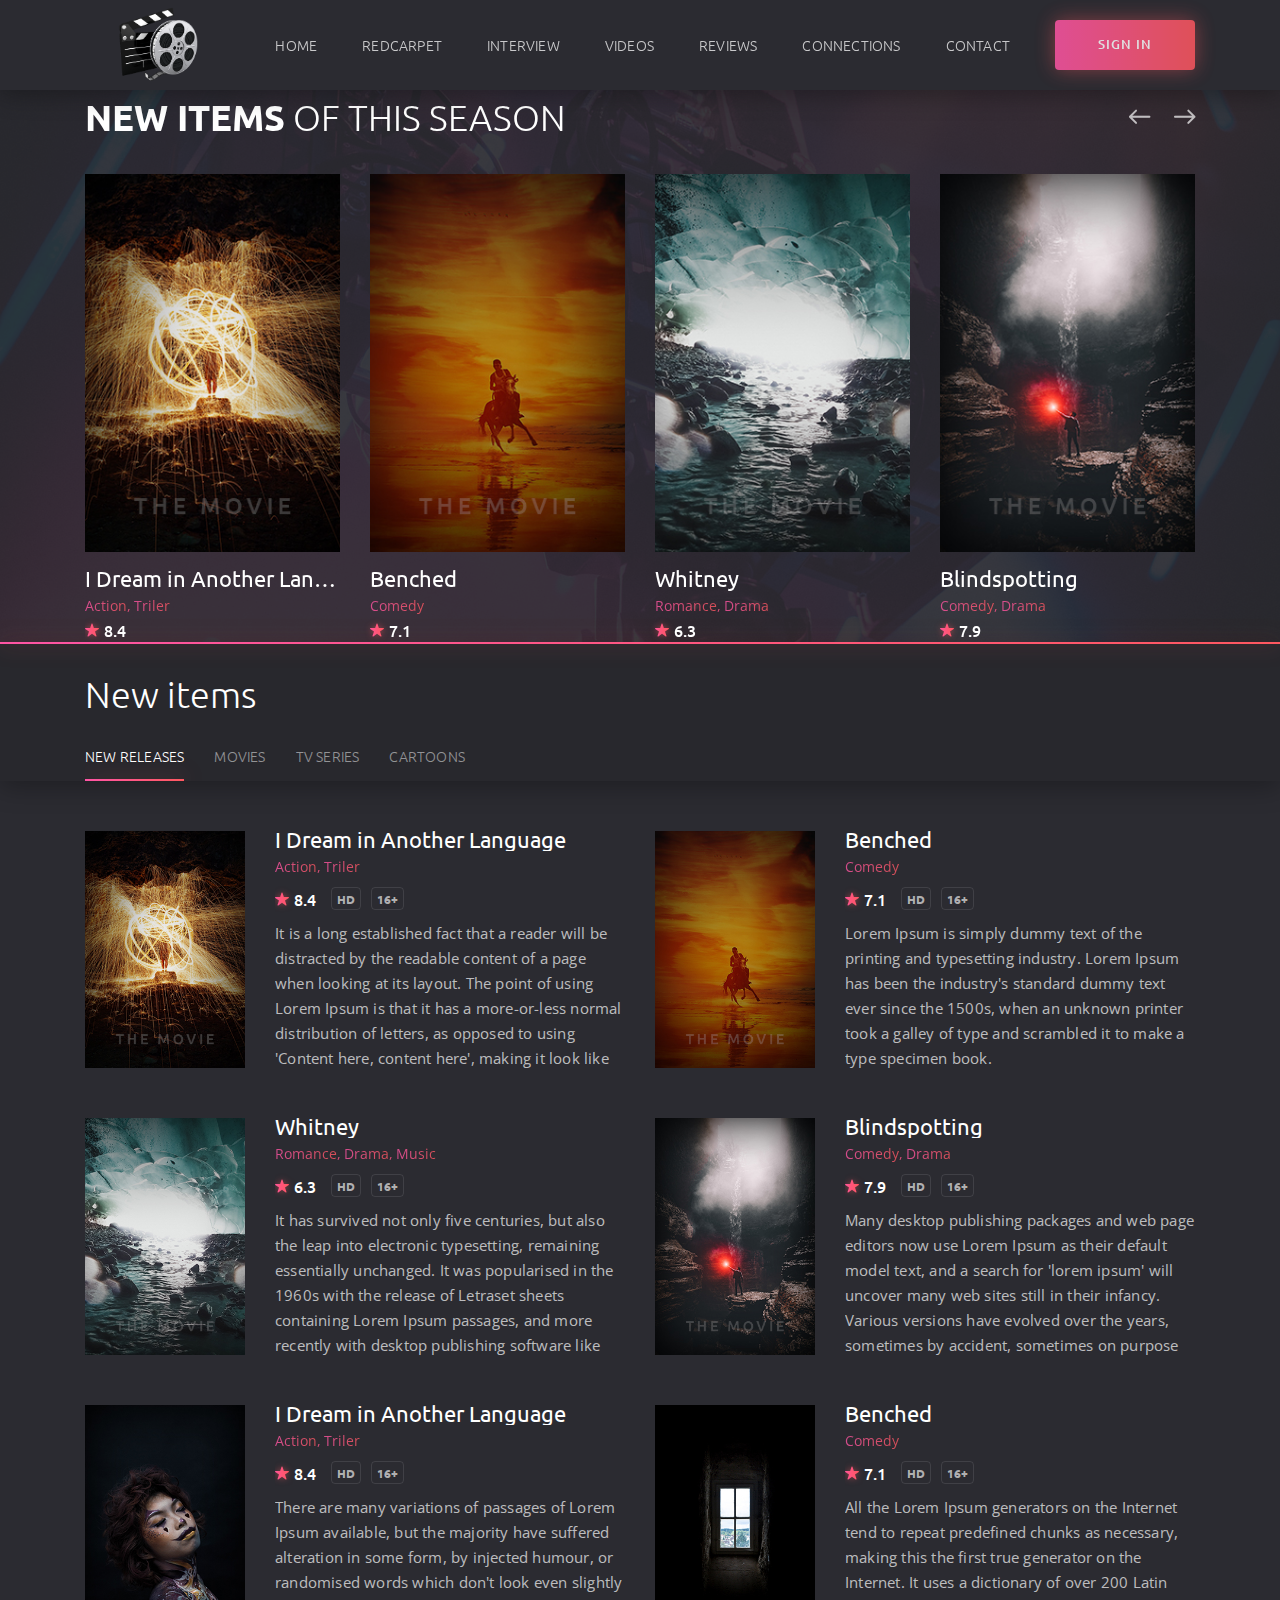
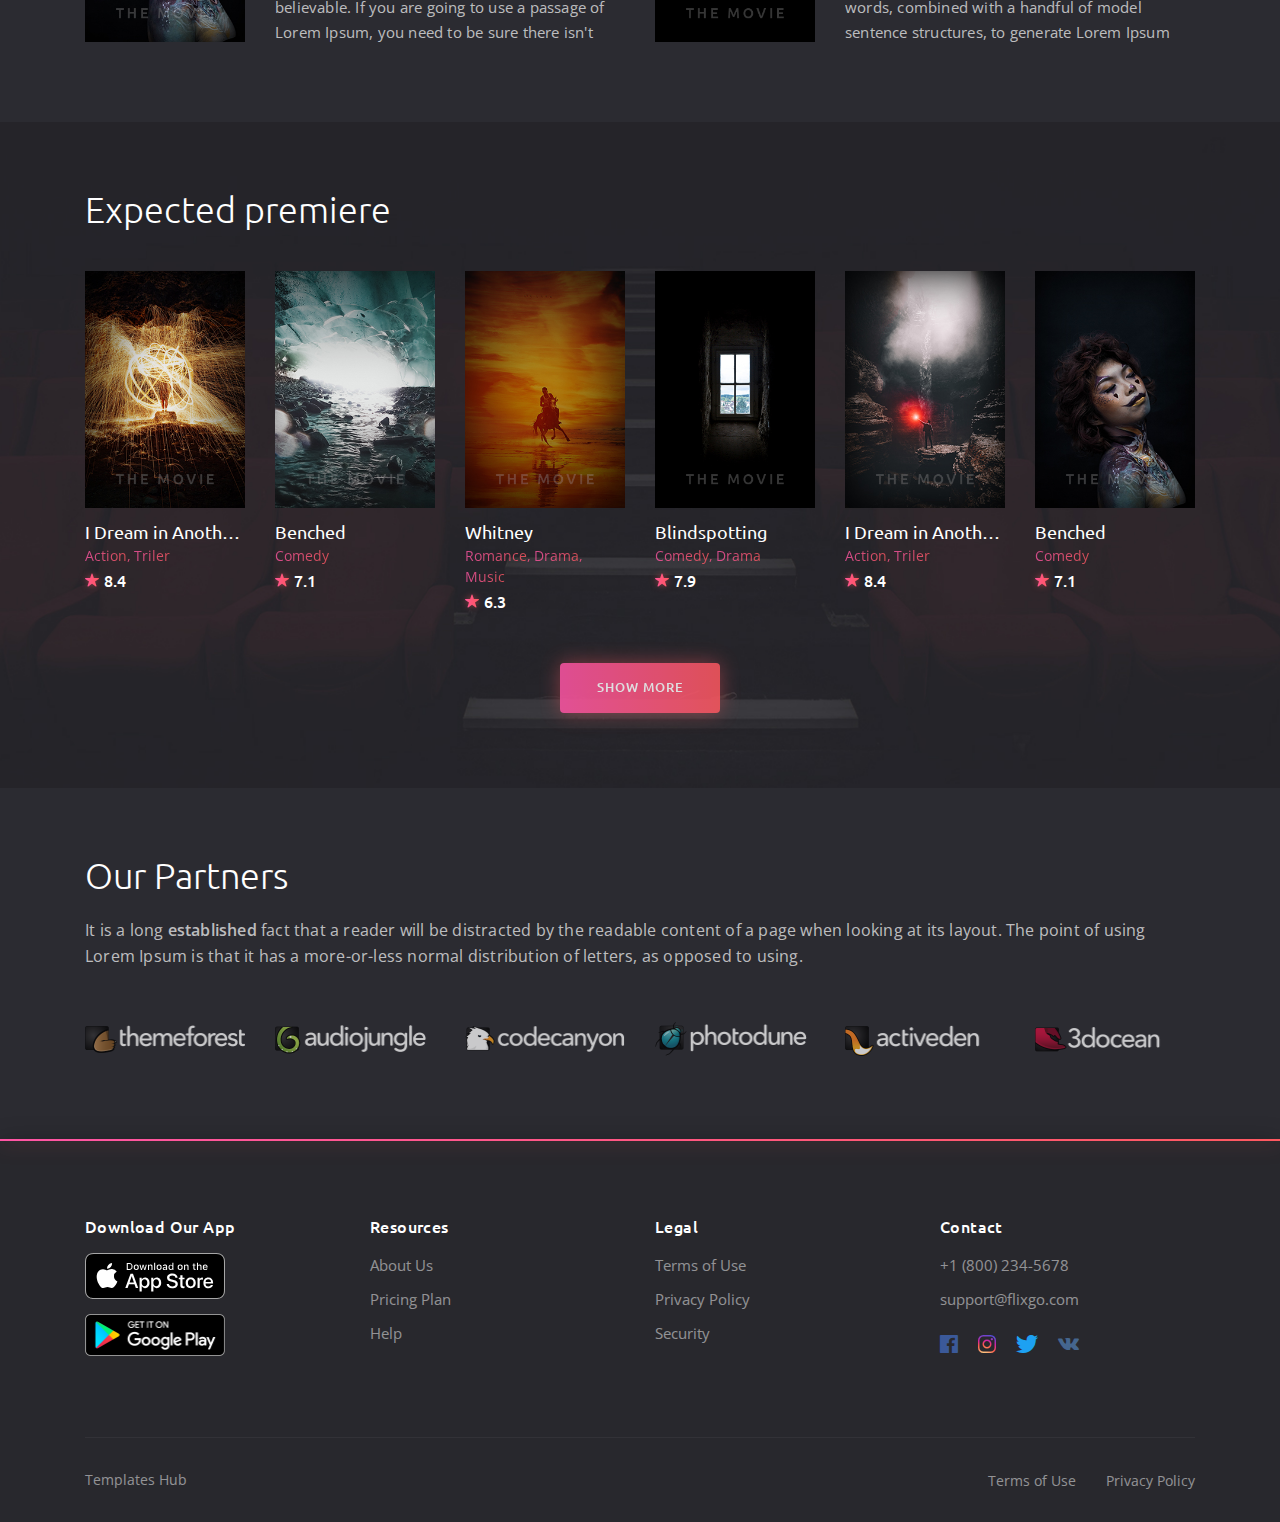
<file: interview.html>
<!DOCTYPE html>
<html lang="en">

<head>
	<meta charset="utf-8">
	<meta name="viewport" content="width=device-width, initial-scale=1, shrink-to-fit=no">

	<!-- Font -->
	<link href="https://fonts.googleapis.com/css?family=Open+Sans:400,600%7CUbuntu:300,400,500,700" rel="stylesheet">

	<!-- CSS -->
	<link rel="stylesheet" href="css/bootstrap-reboot.min.css">
	<link rel="stylesheet" href="css/bootstrap-grid.min.css">
	<link rel="stylesheet" href="css/owl.carousel.min.css">
	<link rel="stylesheet" href="css/jquery.mCustomScrollbar.min.css">
	<link rel="stylesheet" href="css/nouislider.min.css">
	<link rel="stylesheet" href="css/ionicons.min.css">
	<link rel="stylesheet" href="css/plyr.css">
	<link rel="stylesheet" href="css/photoswipe.css">
	<link rel="stylesheet" href="css/default-skin.css">
	<link rel="stylesheet" href="css/main.css">

	<!-- Favicons -->
	<link rel="icon" type="image/png" href="icon/favicon-32x32.png" sizes="32x32">
	<link rel="apple-touch-icon" href="icon/favicon-32x32.png">
	<link rel="apple-touch-icon" sizes="72x72" href="icon/apple-touch-icon-72x72.png">
	<link rel="apple-touch-icon" sizes="114x114" href="icon/apple-touch-icon-114x114.png">
	<link rel="apple-touch-icon" sizes="144x144" href="icon/apple-touch-icon-144x144.png">

	<meta name="description" content="">
	<meta name="keywords" content="">
	<meta name="author" content="Dmitry Volkov">
	<title>FlixGo – Online Movies, TV Shows & Cinema HTML Template</title>

</head>
<body class="body">
	
	<!-- header -->
	<header class="header">
		<div class="header__wrap">
			<div class="container">
				<div class="row">
					<div class="col-12">
						<div class="header__content">
							<!-- header logo -->
							<a href="index.html" class="header__logo">
								<img src="img/logo.png" alt="">
							</a>
							<!-- end header logo -->

							<!-- header nav -->
							<ul class="header__nav">
								<!-- dropdown -->
								<!-- <li class="header__nav-item">
									<a class="dropdown-toggle header__nav-link" href="#" role="button" id="dropdownMenuHome" data-toggle="dropdown" aria-haspopup="true" aria-expanded="false">Home</a>

									<ul class="dropdown-menu header__dropdown-menu" aria-labelledby="dropdownMenuHome">
										<li><a href="index.html">Home slideshow bg</a></li>
										<li><a href="index2.html">Home static bg</a></li>
									</ul>
								</li> -->
								<!-- end dropdown -->
								<li class="header__nav-item">
									<a href="index.html" class="header__nav-link">Home</a>
								</li>

								<!-- dropdown -->
								<li class="header__nav-item">
									<a class="dropdown-toggle header__nav-link" href="#" role="button" id="dropdownMenuCatalog" data-toggle="dropdown" aria-haspopup="true" aria-expanded="false">REDCARPET</a>

									<ul class="dropdown-menu header__dropdown-menu" aria-labelledby="dropdownMenuCatalog">
										<li><a href="catalog1.html">Catalog Grid</a></li>
										<li><a href="catalog2.html">Catalog List</a></li>
									</ul>
								</li>
								<!-- end dropdown -->

								<li class="header__nav-item">
									<a href="interview.html" class="header__nav-link">Interview</a>
								</li>

								<!-- dropdown -->
								<li class="header__nav-item">
									<a class="dropdown-toggle header__nav-link" href="#" role="button" id="dropdownMenuCatalog" data-toggle="dropdown" aria-haspopup="true" aria-expanded="false">VIDEOS</a>

									<ul class="dropdown-menu header__dropdown-menu" aria-labelledby="dropdownMenuCatalog">
										<li><a href="details1.html">Details Movie</a></li>
										<li><a href="details2.html">Details TV Series</a></li>
									</ul>
								</li>
								<!-- end dropdown -->

								<li class="header__nav-item">
									<a href="pricing.html" class="header__nav-link">REVIEWS</a>
								</li>

								<li class="header__nav-item">
									<a href="faq.html" class="header__nav-link">CONNECTIONS</a>
								</li>

								<li class="header__nav-item">
									<a href="about.html" class="header__nav-link">CONTACT</a>
								</li>

								<!-- dropdown -->
								<!-- <li class="dropdown header__nav-item">
									<a class="dropdown-toggle header__nav-link header__nav-link--more" href="#" role="button" id="dropdownMenuMore" data-toggle="dropdown" aria-haspopup="true" aria-expanded="false"><i class="icon ion-ios-more"></i></a>

									<ul class="dropdown-menu header__dropdown-menu" aria-labelledby="dropdownMenuMore">
										<li><a href="signin.html">Sign In</a></li>
										<li><a href="signup.html">Sign Up</a></li>
										<li><a href="404.html">404 Page</a></li>
									</ul>
								</li> -->
								<!-- end dropdown -->
							</ul>
							<!-- end header nav -->

							<!-- header auth -->
							<div class="header__auth">
								<!-- <button class="header__search-btn" type="button">
									<i class="icon ion-ios-search"></i>
								</button> -->

								<a href="signin.html" class="header__sign-in">
									<i class="icon ion-ios-log-in"></i>
									<span>sign in</span>
								</a>
							</div>
							<!-- end header auth -->

							<!-- header menu btn -->
							<button class="header__btn" type="button">
								<span></span>
								<span></span>
								<span></span>
							</button>
							<!-- end header menu btn -->
						</div>
					</div>
				</div>
			</div>
		</div>

		<!-- header search -->
		<form action="#" class="header__search">
			<div class="container">
				<div class="row">
					<div class="col-12">
						<div class="header__search-content">
							<input type="text" placeholder="Search for a movie, TV Series that you are looking for">

							<button type="button">search</button>
						</div>
					</div>
				</div>
			</div>
		</form>
		<!-- end header search -->
	</header>
	<!-- end header -->

	<!-- home -->
	<section class="home">
		<!-- home bg -->
		<div class="owl-carousel home__bg">
			<div class="item home__cover" data-bg="img/home/home__bg.jpg"></div>
			<div class="item home__cover" data-bg="img/home/home__bg2.jpg"></div>
			<div class="item home__cover" data-bg="img/home/home__bg3.jpg"></div>
			<div class="item home__cover" data-bg="img/home/home__bg4.jpg"></div>
		</div>
		<!-- end home bg -->

		<div class="container">
			<div class="row">
				<div class="col-12">
					<h1 class="home__title"><b>NEW ITEMS</b> OF THIS SEASON</h1>

					<button class="home__nav home__nav--prev" type="button">
						<i class="icon ion-ios-arrow-round-back"></i>
					</button>
					<button class="home__nav home__nav--next" type="button">
						<i class="icon ion-ios-arrow-round-forward"></i>
					</button>
				</div>

				<div class="col-12">
					<div class="owl-carousel home__carousel">
						<div class="item">
							<!-- card -->
							<div class="card card--big">
								<div class="card__cover">
									<img src="img/covers/cover.jpg" alt="">
									<a href="#" class="card__play">
										<i class="icon ion-ios-play"></i>
									</a>
								</div>
								<div class="card__content">
									<h3 class="card__title"><a href="#">I Dream in Another Language</a></h3>
									<span class="card__category">
										<a href="#">Action</a>
										<a href="#">Triler</a>
									</span>
									<span class="card__rate"><i class="icon ion-ios-star"></i>8.4</span>
								</div>
							</div>
							<!-- end card -->
						</div>

						<div class="item">
							<!-- card -->
							<div class="card card--big">
								<div class="card__cover">
									<img src="img/covers/cover2.jpg" alt="">
									<a href="#" class="card__play">
										<i class="icon ion-ios-play"></i>
									</a>
								</div>
								<div class="card__content">
									<h3 class="card__title"><a href="#">Benched</a></h3>
									<span class="card__category">
										<a href="#">Comedy</a>
									</span>
									<span class="card__rate"><i class="icon ion-ios-star"></i>7.1</span>
								</div>
							</div>
							<!-- end card -->
						</div>

						<div class="item">
							<!-- card -->
							<div class="card card--big">
								<div class="card__cover">
									<img src="img/covers/cover3.jpg" alt="">
									<a href="#" class="card__play">
										<i class="icon ion-ios-play"></i>
									</a>
								</div>
								<div class="card__content">
									<h3 class="card__title"><a href="#">Whitney</a></h3>
									<span class="card__category">
										<a href="#">Romance</a>
										<a href="#">Drama</a>
									</span>
									<span class="card__rate"><i class="icon ion-ios-star"></i>6.3</span>
								</div>
							</div>
							<!-- end card -->
						</div>

						<div class="item">
							<!-- card -->
							<div class="card card--big">
								<div class="card__cover">
									<img src="img/covers/cover4.jpg" alt="">
									<a href="#" class="card__play">
										<i class="icon ion-ios-play"></i>
									</a>
								</div>
								<div class="card__content">
									<h3 class="card__title"><a href="#">Blindspotting</a></h3>
									<span class="card__category">
										<a href="#">Comedy</a>
										<a href="#">Drama</a>
									</span>
									<span class="card__rate"><i class="icon ion-ios-star"></i>7.9</span>
								</div>
							</div>
							<!-- end card -->
						</div>
					</div>
				</div>
			</div>
		</div>
	</section>
	<!-- end home -->

	<!-- content -->
	<section class="content">
		<div class="content__head">
			<div class="container">
				<div class="row">
					<div class="col-12">
						<!-- content title -->
						<h2 class="content__title">New items</h2>
						<!-- end content title -->

						<!-- content tabs nav -->
						<ul class="nav nav-tabs content__tabs" id="content__tabs" role="tablist">
							<li class="nav-item">
								<a class="nav-link active" data-toggle="tab" href="#tab-1" role="tab" aria-controls="tab-1" aria-selected="true">NEW RELEASES</a>
							</li>

							<li class="nav-item">
								<a class="nav-link" data-toggle="tab" href="#tab-2" role="tab" aria-controls="tab-2" aria-selected="false">MOVIES</a>
							</li>

							<li class="nav-item">
								<a class="nav-link" data-toggle="tab" href="#tab-3" role="tab" aria-controls="tab-3" aria-selected="false">TV SERIES</a>
							</li>

							<li class="nav-item">
								<a class="nav-link" data-toggle="tab" href="#tab-4" role="tab" aria-controls="tab-4" aria-selected="false">CARTOONS</a>
							</li>
						</ul>
						<!-- end content tabs nav -->

						<!-- content mobile tabs nav -->
						<div class="content__mobile-tabs" id="content__mobile-tabs">
							<div class="content__mobile-tabs-btn dropdown-toggle" role="navigation" id="mobile-tabs" data-toggle="dropdown" aria-haspopup="true" aria-expanded="false">
								<input type="button" value="New items">
								<span></span>
							</div>

							<div class="content__mobile-tabs-menu dropdown-menu" aria-labelledby="mobile-tabs">
								<ul class="nav nav-tabs" role="tablist">
									<li class="nav-item"><a class="nav-link active" id="1-tab" data-toggle="tab" href="#tab-1" role="tab" aria-controls="tab-1" aria-selected="true">NEW RELEASES</a></li>

									<li class="nav-item"><a class="nav-link" id="2-tab" data-toggle="tab" href="#tab-2" role="tab" aria-controls="tab-2" aria-selected="false">MOVIES</a></li>

									<li class="nav-item"><a class="nav-link" id="3-tab" data-toggle="tab" href="#tab-3" role="tab" aria-controls="tab-3" aria-selected="false">TV SERIES</a></li>

									<li class="nav-item"><a class="nav-link" id="4-tab" data-toggle="tab" href="#tab-4" role="tab" aria-controls="tab-4" aria-selected="false">CARTOONS</a></li>
								</ul>
							</div>
						</div>
						<!-- end content mobile tabs nav -->
					</div>
				</div>
			</div>
		</div>

		<div class="container">
			<!-- content tabs -->
			<div class="tab-content" id="myTabContent">
				<div class="tab-pane fade show active" id="tab-1" role="tabpanel" aria-labelledby="1-tab">
					<div class="row">
						<!-- card -->
						<div class="col-6 col-sm-12 col-lg-6">
							<div class="card card--list">
								<div class="row">
									<div class="col-12 col-sm-4">
										<div class="card__cover">
											<img src="img/covers/cover.jpg" alt="">
											<a href="#" class="card__play">
												<i class="icon ion-ios-play"></i>
											</a>
										</div>
									</div>

									<div class="col-12 col-sm-8">
										<div class="card__content">
											<h3 class="card__title"><a href="#">I Dream in Another Language</a></h3>
											<span class="card__category">
												<a href="#">Action</a>
												<a href="#">Triler</a>
											</span>

											<div class="card__wrap">
												<span class="card__rate"><i class="icon ion-ios-star"></i>8.4</span>

												<ul class="card__list">
													<li>HD</li>
													<li>16+</li>
												</ul>
											</div>

											<div class="card__description">
												<p>It is a long established fact that a reader will be distracted by the readable content of a page when looking at its layout. The point of using Lorem Ipsum is that it has a more-or-less normal distribution of letters, as opposed to using 'Content here, content here', making it look like readable English.</p>
											</div>
										</div>
									</div>
								</div>
							</div>
						</div>
						<!-- end card -->

						<!-- card -->
						<div class="col-6 col-sm-12 col-lg-6">
							<div class="card card--list">
								<div class="row">
									<div class="col-12 col-sm-4">
										<div class="card__cover">
											<img src="img/covers/cover2.jpg" alt="">
											<a href="#" class="card__play">
												<i class="icon ion-ios-play"></i>
											</a>
										</div>
									</div>

									<div class="col-12 col-sm-8">
										<div class="card__content">
											<h3 class="card__title"><a href="#">Benched</a></h3>
											<span class="card__category">
												<a href="#">Comedy</a>
											</span>

											<div class="card__wrap">
												<span class="card__rate"><i class="icon ion-ios-star"></i>7.1</span>

												<ul class="card__list">
													<li>HD</li>
													<li>16+</li>
												</ul>
											</div>

											<div class="card__description">
												<p>Lorem Ipsum is simply dummy text of the printing and typesetting industry. Lorem Ipsum has been the industry's standard dummy text ever since the 1500s, when an unknown printer took a galley of type and scrambled it to make a type specimen book.</p>
											</div>
										</div>
									</div>
								</div>
							</div>
						</div>
						<!-- end card -->

						<!-- card -->
						<div class="col-6 col-sm-12 col-lg-6">
							<div class="card card--list">
								<div class="row">
									<div class="col-12 col-sm-4">
										<div class="card__cover">
											<img src="img/covers/cover3.jpg" alt="">
											<a href="#" class="card__play">
												<i class="icon ion-ios-play"></i>
											</a>
										</div>
									</div>

									<div class="col-12 col-sm-8">
										<div class="card__content">
											<h3 class="card__title"><a href="#">Whitney</a></h3>
											<span class="card__category">
												<a href="#">Romance</a>
												<a href="#">Drama</a>
												<a href="#">Music</a>
											</span>

											<div class="card__wrap">
												<span class="card__rate"><i class="icon ion-ios-star"></i>6.3</span>

												<ul class="card__list">
													<li>HD</li>
													<li>16+</li>
												</ul>
											</div>

											<div class="card__description">
												<p>It has survived not only five centuries, but also the leap into electronic typesetting, remaining essentially unchanged. It was popularised in the 1960s with the release of Letraset sheets containing Lorem Ipsum passages, and more recently with desktop publishing software like Aldus PageMaker including versions of Lorem Ipsum.</p>
											</div>
										</div>
									</div>
								</div>
							</div>
						</div>
						<!-- end card -->

						<!-- card -->
						<div class="col-6 col-sm-12 col-lg-6">
							<div class="card card--list">
								<div class="row">
									<div class="col-12 col-sm-4">
										<div class="card__cover">
											<img src="img/covers/cover4.jpg" alt="">
											<a href="#" class="card__play">
												<i class="icon ion-ios-play"></i>
											</a>
										</div>
									</div>

									<div class="col-12 col-sm-8">
										<div class="card__content">
											<h3 class="card__title"><a href="#">Blindspotting</a></h3>
											<span class="card__category">
												<a href="#">Comedy</a>
												<a href="#">Drama</a>
											</span>

											<div class="card__wrap">
												<span class="card__rate"><i class="icon ion-ios-star"></i>7.9</span>

												<ul class="card__list">
													<li>HD</li>
													<li>16+</li>
												</ul>
											</div>

											<div class="card__description">
												<p>Many desktop publishing packages and web page editors now use Lorem Ipsum as their default model text, and a search for 'lorem ipsum' will uncover many web sites still in their infancy. Various versions have evolved over the years, sometimes by accident, sometimes on purpose (injected humour and the like).</p>
											</div>
										</div>
									</div>
								</div>
							</div>
						</div>
						<!-- end card -->

						<!-- card -->
						<div class="col-6 col-sm-12 col-lg-6">
							<div class="card card--list">
								<div class="row">
									<div class="col-12 col-sm-4">
										<div class="card__cover">
											<img src="img/covers/cover5.jpg" alt="">
											<a href="#" class="card__play">
												<i class="icon ion-ios-play"></i>
											</a>
										</div>
									</div>

									<div class="col-12 col-sm-8">
										<div class="card__content">
											<h3 class="card__title"><a href="#">I Dream in Another Language</a></h3>
											<span class="card__category">
												<a href="#">Action</a>
												<a href="#">Triler</a>
											</span>

											<div class="card__wrap">
												<span class="card__rate"><i class="icon ion-ios-star"></i>8.4</span>

												<ul class="card__list">
													<li>HD</li>
													<li>16+</li>
												</ul>
											</div>

											<div class="card__description">
												<p>There are many variations of passages of Lorem Ipsum available, but the majority have suffered alteration in some form, by injected humour, or randomised words which don't look even slightly believable. If you are going to use a passage of Lorem Ipsum, you need to be sure there isn't anything embarrassing hidden in the middle of text.</p>
											</div>
										</div>
									</div>
								</div>
							</div>
						</div>
						<!-- end card -->

						<!-- card -->
						<div class="col-6 col-sm-12 col-lg-6">
							<div class="card card--list">
								<div class="row">
									<div class="col-12 col-sm-4">
										<div class="card__cover">
											<img src="img/covers/cover6.jpg" alt="">
											<a href="#" class="card__play">
												<i class="icon ion-ios-play"></i>
											</a>
										</div>
									</div>

									<div class="col-12 col-sm-8">
										<div class="card__content">
											<h3 class="card__title"><a href="#">Benched</a></h3>
											<span class="card__category">
												<a href="#">Comedy</a>
											</span>

											<div class="card__wrap">
												<span class="card__rate"><i class="icon ion-ios-star"></i>7.1</span>

												<ul class="card__list">
													<li>HD</li>
													<li>16+</li>
												</ul>
											</div>

											<div class="card__description">
												<p>All the Lorem Ipsum generators on the Internet tend to repeat predefined chunks as necessary, making this the first true generator on the Internet. It uses a dictionary of over 200 Latin words, combined with a handful of model sentence structures, to generate Lorem Ipsum which looks reasonable. The generated Lorem Ipsum is therefore always free from repetition, injected humour, or non-characteristic words etc.</p>
											</div>
										</div>
									</div>
								</div>
							</div>
						</div>
						<!-- end card -->
					</div>
				</div>

				<div class="tab-pane fade" id="tab-2" role="tabpanel" aria-labelledby="2-tab">
					<div class="row">
						<!-- card -->
						<div class="col-6 col-sm-4 col-lg-3 col-xl-2">
							<div class="card">
								<div class="card__cover">
									<img src="img/covers/cover.jpg" alt="">
									<a href="#" class="card__play">
										<i class="icon ion-ios-play"></i>
									</a>
								</div>
								<div class="card__content">
									<h3 class="card__title"><a href="#">I Dream in Another Language</a></h3>
									<span class="card__category">
										<a href="#">Action</a>
										<a href="#">Triler</a>
									</span>
									<span class="card__rate"><i class="icon ion-ios-star"></i>8.4</span>
								</div>
							</div>
						</div>
						<!-- end card -->

						<!-- card -->
						<div class="col-6 col-sm-4 col-lg-3 col-xl-2">
							<div class="card">
								<div class="card__cover">
									<img src="img/covers/cover2.jpg" alt="">
									<a href="#" class="card__play">
										<i class="icon ion-ios-play"></i>
									</a>
								</div>
								<div class="card__content">
									<h3 class="card__title"><a href="#">Benched</a></h3>
									<span class="card__category">
										<a href="#">Comedy</a>
									</span>
									<span class="card__rate"><i class="icon ion-ios-star"></i>7.1</span>
								</div>
							</div>
						</div>
						<!-- end card -->

						<!-- card -->
						<div class="col-6 col-sm-4 col-lg-3 col-xl-2">
							<div class="card">
								<div class="card__cover">
									<img src="img/covers/cover3.jpg" alt="">
									<a href="#" class="card__play">
										<i class="icon ion-ios-play"></i>
									</a>
								</div>
								<div class="card__content">
									<h3 class="card__title"><a href="#">Whitney</a></h3>
									<span class="card__category">
										<a href="#">Romance</a>
										<a href="#">Drama</a>
										<a href="#">Music</a>
									</span>
									<span class="card__rate"><i class="icon ion-ios-star"></i>6.3</span>
								</div>
							</div>
						</div>
						<!-- end card -->

						<!-- card -->
						<div class="col-6 col-sm-4 col-lg-3 col-xl-2">
							<div class="card">
								<div class="card__cover">
									<img src="img/covers/cover4.jpg" alt="">
									<a href="#" class="card__play">
										<i class="icon ion-ios-play"></i>
									</a>
								</div>
								<div class="card__content">
									<h3 class="card__title"><a href="#">Blindspotting</a></h3>
									<span class="card__category">
										<a href="#">Comedy</a>
										<a href="#">Drama</a>
									</span>
									<span class="card__rate"><i class="icon ion-ios-star"></i>7.9</span>
								</div>
							</div>
						</div>
						<!-- end card -->

						<!-- card -->
						<div class="col-6 col-sm-4 col-lg-3 col-xl-2">
							<div class="card">
								<div class="card__cover">
									<img src="img/covers/cover5.jpg" alt="">
									<a href="#" class="card__play">
										<i class="icon ion-ios-play"></i>
									</a>
								</div>
								<div class="card__content">
									<h3 class="card__title"><a href="#">I Dream in Another Language</a></h3>
									<span class="card__category">
										<a href="#">Action</a>
										<a href="#">Triler</a>
									</span>
									<span class="card__rate"><i class="icon ion-ios-star"></i>8.4</span>
								</div>
							</div>
						</div>
						<!-- end card -->

						<!-- card -->
						<div class="col-6 col-sm-4 col-lg-3 col-xl-2">
							<div class="card">
								<div class="card__cover">
									<img src="img/covers/cover6.jpg" alt="">
									<a href="#" class="card__play">
										<i class="icon ion-ios-play"></i>
									</a>
								</div>
								<div class="card__content">
									<h3 class="card__title"><a href="#">Benched</a></h3>
									<span class="card__category">
										<a href="#">Comedy</a>
									</span>
									<span class="card__rate"><i class="icon ion-ios-star"></i>7.1</span>
								</div>
							</div>
						</div>
						<!-- end card -->

						<!-- card -->
						<div class="col-6 col-sm-4 col-lg-3 col-xl-2">
							<div class="card">
								<div class="card__cover">
									<img src="img/covers/cover6.jpg" alt="">
									<a href="#" class="card__play">
										<i class="icon ion-ios-play"></i>
									</a>
								</div>
								<div class="card__content">
									<h3 class="card__title"><a href="#">Whitney</a></h3>
									<span class="card__category">
										<a href="#">Romance</a>
										<a href="#">Drama</a>
										<a href="#">Music</a>
									</span>
									<span class="card__rate"><i class="icon ion-ios-star"></i>6.3</span>
								</div>
							</div>
						</div>
						<!-- end card -->

						<!-- card -->
						<div class="col-6 col-sm-4 col-lg-3 col-xl-2">
							<div class="card">
								<div class="card__cover">
									<img src="img/covers/cover5.jpg" alt="">
									<a href="#" class="card__play">
										<i class="icon ion-ios-play"></i>
									</a>
								</div>
								<div class="card__content">
									<h3 class="card__title"><a href="#">Blindspotting</a></h3>
									<span class="card__category">
										<a href="#">Comedy</a>
										<a href="#">Drama</a>
									</span>
									<span class="card__rate"><i class="icon ion-ios-star"></i>7.9</span>
								</div>
							</div>
						</div>
						<!-- end card -->

						<!-- card -->
						<div class="col-6 col-sm-4 col-lg-3 col-xl-2">
							<div class="card">
								<div class="card__cover">
									<img src="img/covers/cover4.jpg" alt="">
									<a href="#" class="card__play">
										<i class="icon ion-ios-play"></i>
									</a>
								</div>
								<div class="card__content">
									<h3 class="card__title"><a href="#">I Dream in Another Language</a></h3>
									<span class="card__category">
										<a href="#">Action</a>
										<a href="#">Triler</a>
									</span>
									<span class="card__rate"><i class="icon ion-ios-star"></i>8.4</span>
								</div>
							</div>
						</div>
						<!-- end card -->

						<!-- card -->
						<div class="col-6 col-sm-4 col-lg-3 col-xl-2">
							<div class="card">
								<div class="card__cover">
									<img src="img/covers/cover3.jpg" alt="">
									<a href="#" class="card__play">
										<i class="icon ion-ios-play"></i>
									</a>
								</div>
								<div class="card__content">
									<h3 class="card__title"><a href="#">Benched</a></h3>
									<span class="card__category">
										<a href="#">Comedy</a>
									</span>
									<span class="card__rate"><i class="icon ion-ios-star"></i>7.1</span>
								</div>
							</div>
						</div>
						<!-- end card -->

						<!-- card -->
						<div class="col-6 col-sm-4 col-lg-3 col-xl-2">
							<div class="card">
								<div class="card__cover">
									<img src="img/covers/cover2.jpg" alt="">
									<a href="#" class="card__play">
										<i class="icon ion-ios-play"></i>
									</a>
								</div>
								<div class="card__content">
									<h3 class="card__title"><a href="#">Whitney</a></h3>
									<span class="card__category">
										<a href="#">Romance</a>
										<a href="#">Drama</a>
										<a href="#">Music</a>
									</span>
									<span class="card__rate"><i class="icon ion-ios-star"></i>6.3</span>
								</div>
							</div>
						</div>
						<!-- end card -->

						<!-- card -->
						<div class="col-6 col-sm-4 col-lg-3 col-xl-2">
							<div class="card">
								<div class="card__cover">
									<img src="img/covers/cover.jpg" alt="">
									<a href="#" class="card__play">
										<i class="icon ion-ios-play"></i>
									</a>
								</div>
								<div class="card__content">
									<h3 class="card__title"><a href="#">Blindspotting</a></h3>
									<span class="card__category">
										<a href="#">Comedy</a>
										<a href="#">Drama</a>
									</span>
									<span class="card__rate"><i class="icon ion-ios-star"></i>7.9</span>
								</div>
							</div>
						</div>
						<!-- end card -->
					</div>
				</div>

				<div class="tab-pane fade" id="tab-3" role="tabpanel" aria-labelledby="3-tab">
					<div class="row">
						<!-- card -->
						<div class="col-6 col-sm-4 col-lg-3 col-xl-2">
							<div class="card">
								<div class="card__cover">
									<img src="img/covers/cover2.jpg" alt="">
									<a href="#" class="card__play">
										<i class="icon ion-ios-play"></i>
									</a>
								</div>
								<div class="card__content">
									<h3 class="card__title"><a href="#">I Dream in Another Language</a></h3>
									<span class="card__category">
										<a href="#">Action</a>
										<a href="#">Triler</a>
									</span>
									<span class="card__rate"><i class="icon ion-ios-star"></i>8.4</span>
								</div>
							</div>
						</div>
						<!-- end card -->

						<!-- card -->
						<div class="col-6 col-sm-4 col-lg-3 col-xl-2">
							<div class="card">
								<div class="card__cover">
									<img src="img/covers/cover.jpg" alt="">
									<a href="#" class="card__play">
										<i class="icon ion-ios-play"></i>
									</a>
								</div>
								<div class="card__content">
									<h3 class="card__title"><a href="#">Benched</a></h3>
									<span class="card__category">
										<a href="#">Comedy</a>
									</span>
									<span class="card__rate"><i class="icon ion-ios-star"></i>7.1</span>
								</div>
							</div>
						</div>
						<!-- end card -->

						<!-- card -->
						<div class="col-6 col-sm-4 col-lg-3 col-xl-2">
							<div class="card">
								<div class="card__cover">
									<img src="img/covers/cover4.jpg" alt="">
									<a href="#" class="card__play">
										<i class="icon ion-ios-play"></i>
									</a>
								</div>
								<div class="card__content">
									<h3 class="card__title"><a href="#">Whitney</a></h3>
									<span class="card__category">
										<a href="#">Romance</a>
										<a href="#">Drama</a>
										<a href="#">Music</a>
									</span>
									<span class="card__rate"><i class="icon ion-ios-star"></i>6.3</span>
								</div>
							</div>
						</div>
						<!-- end card -->

						<!-- card -->
						<div class="col-6 col-sm-4 col-lg-3 col-xl-2">
							<div class="card">
								<div class="card__cover">
									<img src="img/covers/cover3.jpg" alt="">
									<a href="#" class="card__play">
										<i class="icon ion-ios-play"></i>
									</a>
								</div>
								<div class="card__content">
									<h3 class="card__title"><a href="#">Blindspotting</a></h3>
									<span class="card__category">
										<a href="#">Comedy</a>
										<a href="#">Drama</a>
									</span>
									<span class="card__rate"><i class="icon ion-ios-star"></i>7.9</span>
								</div>
							</div>
						</div>
						<!-- end card -->

						<!-- card -->
						<div class="col-6 col-sm-4 col-lg-3 col-xl-2">
							<div class="card">
								<div class="card__cover">
									<img src="img/covers/cover6.jpg" alt="">
									<a href="#" class="card__play">
										<i class="icon ion-ios-play"></i>
									</a>
								</div>
								<div class="card__content">
									<h3 class="card__title"><a href="#">I Dream in Another Language</a></h3>
									<span class="card__category">
										<a href="#">Action</a>
										<a href="#">Triler</a>
									</span>
									<span class="card__rate"><i class="icon ion-ios-star"></i>8.4</span>
								</div>
							</div>
						</div>
						<!-- end card -->

						<!-- card -->
						<div class="col-6 col-sm-4 col-lg-3 col-xl-2">
							<div class="card">
								<div class="card__cover">
									<img src="img/covers/cover5.jpg" alt="">
									<a href="#" class="card__play">
										<i class="icon ion-ios-play"></i>
									</a>
								</div>
								<div class="card__content">
									<h3 class="card__title"><a href="#">Benched</a></h3>
									<span class="card__category">
										<a href="#">Comedy</a>
									</span>
									<span class="card__rate"><i class="icon ion-ios-star"></i>7.1</span>
								</div>
							</div>
						</div>
						<!-- end card -->

						<!-- card -->
						<div class="col-6 col-sm-4 col-lg-3 col-xl-2">
							<div class="card">
								<div class="card__cover">
									<img src="img/covers/cover5.jpg" alt="">
									<a href="#" class="card__play">
										<i class="icon ion-ios-play"></i>
									</a>
								</div>
								<div class="card__content">
									<h3 class="card__title"><a href="#">Whitney</a></h3>
									<span class="card__category">
										<a href="#">Romance</a>
										<a href="#">Drama</a>
										<a href="#">Music</a>
									</span>
									<span class="card__rate"><i class="icon ion-ios-star"></i>6.3</span>
								</div>
							</div>
						</div>
						<!-- end card -->

						<!-- card -->
						<div class="col-6 col-sm-4 col-lg-3 col-xl-2">
							<div class="card">
								<div class="card__cover">
									<img src="img/covers/cover6.jpg" alt="">
									<a href="#" class="card__play">
										<i class="icon ion-ios-play"></i>
									</a>
								</div>
								<div class="card__content">
									<h3 class="card__title"><a href="#">Blindspotting</a></h3>
									<span class="card__category">
										<a href="#">Comedy</a>
										<a href="#">Drama</a>
									</span>
									<span class="card__rate"><i class="icon ion-ios-star"></i>7.9</span>
								</div>
							</div>
						</div>
						<!-- end card -->

						<!-- card -->
						<div class="col-6 col-sm-4 col-lg-3 col-xl-2">
							<div class="card">
								<div class="card__cover">
									<img src="img/covers/cover3.jpg" alt="">
									<a href="#" class="card__play">
										<i class="icon ion-ios-play"></i>
									</a>
								</div>
								<div class="card__content">
									<h3 class="card__title"><a href="#">I Dream in Another Language</a></h3>
									<span class="card__category">
										<a href="#">Action</a>
										<a href="#">Triler</a>
									</span>
									<span class="card__rate"><i class="icon ion-ios-star"></i>8.4</span>
								</div>
							</div>
						</div>
						<!-- end card -->

						<!-- card -->
						<div class="col-6 col-sm-4 col-lg-3 col-xl-2">
							<div class="card">
								<div class="card__cover">
									<img src="img/covers/cover4.jpg" alt="">
									<a href="#" class="card__play">
										<i class="icon ion-ios-play"></i>
									</a>
								</div>
								<div class="card__content">
									<h3 class="card__title"><a href="#">Benched</a></h3>
									<span class="card__category">
										<a href="#">Comedy</a>
									</span>
									<span class="card__rate"><i class="icon ion-ios-star"></i>7.1</span>
								</div>
							</div>
						</div>
						<!-- end card -->

						<!-- card -->
						<div class="col-6 col-sm-4 col-lg-3 col-xl-2">
							<div class="card">
								<div class="card__cover">
									<img src="img/covers/cover.jpg" alt="">
									<a href="#" class="card__play">
										<i class="icon ion-ios-play"></i>
									</a>
								</div>
								<div class="card__content">
									<h3 class="card__title"><a href="#">Whitney</a></h3>
									<span class="card__category">
										<a href="#">Romance</a>
										<a href="#">Drama</a>
										<a href="#">Music</a>
									</span>
									<span class="card__rate"><i class="icon ion-ios-star"></i>6.3</span>
								</div>
							</div>
						</div>
						<!-- end card -->

						<!-- card -->
						<div class="col-6 col-sm-4 col-lg-3 col-xl-2">
							<div class="card">
								<div class="card__cover">
									<img src="img/covers/cover2.jpg" alt="">
									<a href="#" class="card__play">
										<i class="icon ion-ios-play"></i>
									</a>
								</div>
								<div class="card__content">
									<h3 class="card__title"><a href="#">Blindspotting</a></h3>
									<span class="card__category">
										<a href="#">Comedy</a>
										<a href="#">Drama</a>
									</span>
									<span class="card__rate"><i class="icon ion-ios-star"></i>7.9</span>
								</div>
							</div>
						</div>
						<!-- end card -->
					</div>
				</div>

				<div class="tab-pane fade" id="tab-4" role="tabpanel" aria-labelledby="4-tab">
					<div class="row">
						<!-- card -->
						<div class="col-6 col-sm-4 col-lg-3 col-xl-2">
							<div class="card">
								<div class="card__cover">
									<img src="img/covers/cover.jpg" alt="">
									<a href="#" class="card__play">
										<i class="icon ion-ios-play"></i>
									</a>
								</div>
								<div class="card__content">
									<h3 class="card__title"><a href="#">I Dream in Another Language</a></h3>
									<span class="card__category">
										<a href="#">Action</a>
										<a href="#">Triler</a>
									</span>
									<span class="card__rate"><i class="icon ion-ios-star"></i>8.4</span>
								</div>
							</div>
						</div>
						<!-- end card -->

						<!-- card -->
						<div class="col-6 col-sm-4 col-lg-3 col-xl-2">
							<div class="card">
								<div class="card__cover">
									<img src="img/covers/cover3.jpg" alt="">
									<a href="#" class="card__play">
										<i class="icon ion-ios-play"></i>
									</a>
								</div>
								<div class="card__content">
									<h3 class="card__title"><a href="#">Benched</a></h3>
									<span class="card__category">
										<a href="#">Comedy</a>
									</span>
									<span class="card__rate"><i class="icon ion-ios-star"></i>7.1</span>
								</div>
							</div>
						</div>
						<!-- end card -->

						<!-- card -->
						<div class="col-6 col-sm-4 col-lg-3 col-xl-2">
							<div class="card">
								<div class="card__cover">
									<img src="img/covers/cover2.jpg" alt="">
									<a href="#" class="card__play">
										<i class="icon ion-ios-play"></i>
									</a>
								</div>
								<div class="card__content">
									<h3 class="card__title"><a href="#">Whitney</a></h3>
									<span class="card__category">
										<a href="#">Romance</a>
										<a href="#">Drama</a>
										<a href="#">Music</a>
									</span>
									<span class="card__rate"><i class="icon ion-ios-star"></i>6.3</span>
								</div>
							</div>
						</div>
						<!-- end card -->

						<!-- card -->
						<div class="col-6 col-sm-4 col-lg-3 col-xl-2">
							<div class="card">
								<div class="card__cover">
									<img src="img/covers/cover6.jpg" alt="">
									<a href="#" class="card__play">
										<i class="icon ion-ios-play"></i>
									</a>
								</div>
								<div class="card__content">
									<h3 class="card__title"><a href="#">Blindspotting</a></h3>
									<span class="card__category">
										<a href="#">Comedy</a>
										<a href="#">Drama</a>
									</span>
									<span class="card__rate"><i class="icon ion-ios-star"></i>7.9</span>
								</div>
							</div>
						</div>
						<!-- end card -->

						<!-- card -->
						<div class="col-6 col-sm-4 col-lg-3 col-xl-2">
							<div class="card">
								<div class="card__cover">
									<img src="img/covers/cover4.jpg" alt="">
									<a href="#" class="card__play">
										<i class="icon ion-ios-play"></i>
									</a>
								</div>
								<div class="card__content">
									<h3 class="card__title"><a href="#">I Dream in Another Language</a></h3>
									<span class="card__category">
										<a href="#">Action</a>
										<a href="#">Triler</a>
									</span>
									<span class="card__rate"><i class="icon ion-ios-star"></i>8.4</span>
								</div>
							</div>
						</div>
						<!-- end card -->

						<!-- card -->
						<div class="col-6 col-sm-4 col-lg-3 col-xl-2">
							<div class="card">
								<div class="card__cover">
									<img src="img/covers/cover5.jpg" alt="">
									<a href="#" class="card__play">
										<i class="icon ion-ios-play"></i>
									</a>
								</div>
								<div class="card__content">
									<h3 class="card__title"><a href="#">Benched</a></h3>
									<span class="card__category">
										<a href="#">Comedy</a>
									</span>
									<span class="card__rate"><i class="icon ion-ios-star"></i>7.1</span>
								</div>
							</div>
						</div>
						<!-- end card -->

						<!-- card -->
						<div class="col-6 col-sm-4 col-lg-3 col-xl-2">
							<div class="card">
								<div class="card__cover">
									<img src="img/covers/cover6.jpg" alt="">
									<a href="#" class="card__play">
										<i class="icon ion-ios-play"></i>
									</a>
								</div>
								<div class="card__content">
									<h3 class="card__title"><a href="#">Whitney</a></h3>
									<span class="card__category">
										<a href="#">Romance</a>
										<a href="#">Drama</a>
										<a href="#">Music</a>
									</span>
									<span class="card__rate"><i class="icon ion-ios-star"></i>6.3</span>
								</div>
							</div>
						</div>
						<!-- end card -->

						<!-- card -->
						<div class="col-6 col-sm-4 col-lg-3 col-xl-2">
							<div class="card">
								<div class="card__cover">
									<img src="img/covers/cover5.jpg" alt="">
									<a href="#" class="card__play">
										<i class="icon ion-ios-play"></i>
									</a>
								</div>
								<div class="card__content">
									<h3 class="card__title"><a href="#">Blindspotting</a></h3>
									<span class="card__category">
										<a href="#">Comedy</a>
										<a href="#">Drama</a>
									</span>
									<span class="card__rate"><i class="icon ion-ios-star"></i>7.9</span>
								</div>
							</div>
						</div>
						<!-- end card -->

						<!-- card -->
						<div class="col-6 col-sm-4 col-lg-3 col-xl-2">
							<div class="card">
								<div class="card__cover">
									<img src="img/covers/cover4.jpg" alt="">
									<a href="#" class="card__play">
										<i class="icon ion-ios-play"></i>
									</a>
								</div>
								<div class="card__content">
									<h3 class="card__title"><a href="#">I Dream in Another Language</a></h3>
									<span class="card__category">
										<a href="#">Action</a>
										<a href="#">Triler</a>
									</span>
									<span class="card__rate"><i class="icon ion-ios-star"></i>8.4</span>
								</div>
							</div>
						</div>
						<!-- end card -->

						<!-- card -->
						<div class="col-6 col-sm-4 col-lg-3 col-xl-2">
							<div class="card">
								<div class="card__cover">
									<img src="img/covers/cover3.jpg" alt="">
									<a href="#" class="card__play">
										<i class="icon ion-ios-play"></i>
									</a>
								</div>
								<div class="card__content">
									<h3 class="card__title"><a href="#">Benched</a></h3>
									<span class="card__category">
										<a href="#">Comedy</a>
									</span>
									<span class="card__rate"><i class="icon ion-ios-star"></i>7.1</span>
								</div>
							</div>
						</div>
						<!-- end card -->

						<!-- card -->
						<div class="col-6 col-sm-4 col-lg-3 col-xl-2">
							<div class="card">
								<div class="card__cover">
									<img src="img/covers/cover2.jpg" alt="">
									<a href="#" class="card__play">
										<i class="icon ion-ios-play"></i>
									</a>
								</div>
								<div class="card__content">
									<h3 class="card__title"><a href="#">Whitney</a></h3>
									<span class="card__category">
										<a href="#">Romance</a>
										<a href="#">Drama</a>
										<a href="#">Music</a>
									</span>
									<span class="card__rate"><i class="icon ion-ios-star"></i>6.3</span>
								</div>
							</div>
						</div>
						<!-- end card -->

						<!-- card -->
						<div class="col-6 col-sm-4 col-lg-3 col-xl-2">
							<div class="card">
								<div class="card__cover">
									<img src="img/covers/cover.jpg" alt="">
									<a href="#" class="card__play">
										<i class="icon ion-ios-play"></i>
									</a>
								</div>
								<div class="card__content">
									<h3 class="card__title"><a href="#">Blindspotting</a></h3>
									<span class="card__category">
										<a href="#">Comedy</a>
										<a href="#">Drama</a>
									</span>
									<span class="card__rate"><i class="icon ion-ios-star"></i>7.9</span>
								</div>
							</div>
						</div>
						<!-- end card -->
					</div>
				</div>
			</div>
			<!-- end content tabs -->
		</div>
	</section>
	<!-- end content -->

	<!-- expected premiere -->
	<section class="section section--bg" data-bg="img/section/section.jpg">
		<div class="container">
			<div class="row">
				<!-- section title -->
				<div class="col-12">
					<h2 class="section__title">Expected premiere</h2>
				</div>
				<!-- end section title -->

				<!-- card -->
				<div class="col-6 col-sm-4 col-lg-3 col-xl-2">
					<div class="card">
						<div class="card__cover">
							<img src="img/covers/cover.jpg" alt="">
							<a href="#" class="card__play">
								<i class="icon ion-ios-play"></i>
							</a>
						</div>
						<div class="card__content">
							<h3 class="card__title"><a href="#">I Dream in Another Language</a></h3>
							<span class="card__category">
								<a href="#">Action</a>
								<a href="#">Triler</a>
							</span>
							<span class="card__rate"><i class="icon ion-ios-star"></i>8.4</span>
						</div>
					</div>
				</div>
				<!-- end card -->

				<!-- card -->
				<div class="col-6 col-sm-4 col-lg-3 col-xl-2">
					<div class="card">
						<div class="card__cover">
							<img src="img/covers/cover3.jpg" alt="">
							<a href="#" class="card__play">
								<i class="icon ion-ios-play"></i>
							</a>
						</div>
						<div class="card__content">
							<h3 class="card__title"><a href="#">Benched</a></h3>
							<span class="card__category">
								<a href="#">Comedy</a>
							</span>
							<span class="card__rate"><i class="icon ion-ios-star"></i>7.1</span>
						</div>
					</div>
				</div>
				<!-- end card -->

				<!-- card -->
				<div class="col-6 col-sm-4 col-lg-3 col-xl-2">
					<div class="card">
						<div class="card__cover">
							<img src="img/covers/cover2.jpg" alt="">
							<a href="#" class="card__play">
								<i class="icon ion-ios-play"></i>
							</a>
						</div>
						<div class="card__content">
							<h3 class="card__title"><a href="#">Whitney</a></h3>
							<span class="card__category">
								<a href="#">Romance</a>
								<a href="#">Drama</a>
								<a href="#">Music</a>
							</span>
							<span class="card__rate"><i class="icon ion-ios-star"></i>6.3</span>
						</div>
					</div>
				</div>
				<!-- end card -->

				<!-- card -->
				<div class="col-6 col-sm-4 col-lg-3 col-xl-2">
					<div class="card">
						<div class="card__cover">
							<img src="img/covers/cover6.jpg" alt="">
							<a href="#" class="card__play">
								<i class="icon ion-ios-play"></i>
							</a>
						</div>
						<div class="card__content">
							<h3 class="card__title"><a href="#">Blindspotting</a></h3>
							<span class="card__category">
								<a href="#">Comedy</a>
								<a href="#">Drama</a>
							</span>
							<span class="card__rate"><i class="icon ion-ios-star"></i>7.9</span>
						</div>
					</div>
				</div>
				<!-- end card -->

				<!-- card -->
				<div class="col-6 col-sm-4 col-lg-3 col-xl-2">
					<div class="card">
						<div class="card__cover">
							<img src="img/covers/cover4.jpg" alt="">
							<a href="#" class="card__play">
								<i class="icon ion-ios-play"></i>
							</a>
						</div>
						<div class="card__content">
							<h3 class="card__title"><a href="#">I Dream in Another Language</a></h3>
							<span class="card__category">
								<a href="#">Action</a>
								<a href="#">Triler</a>
							</span>
							<span class="card__rate"><i class="icon ion-ios-star"></i>8.4</span>
						</div>
					</div>
				</div>
				<!-- end card -->

				<!-- card -->
				<div class="col-6 col-sm-4 col-lg-3 col-xl-2">
					<div class="card">
						<div class="card__cover">
							<img src="img/covers/cover5.jpg" alt="">
							<a href="#" class="card__play">
								<i class="icon ion-ios-play"></i>
							</a>
						</div>
						<div class="card__content">
							<h3 class="card__title"><a href="#">Benched</a></h3>
							<span class="card__category">
								<a href="#">Comedy</a>
							</span>
							<span class="card__rate"><i class="icon ion-ios-star"></i>7.1</span>
						</div>
					</div>
				</div>
				<!-- end card -->

				<!-- section btn -->
				<div class="col-12">
					<a href="#" class="section__btn">Show more</a>
				</div>
				<!-- end section btn -->
			</div>
		</div>
	</section>
	<!-- end expected premiere -->

	<!-- partners -->
	<section class="section">
		<div class="container">
			<div class="row">
				<!-- section title -->
				<div class="col-12">
					<h2 class="section__title section__title--no-margin">Our Partners</h2>
				</div>
				<!-- end section title -->

				<!-- section text -->
				<div class="col-12">
					<p class="section__text section__text--last-with-margin">It is a long <b>established</b> fact that a reader will be distracted by the readable content of a page when looking at its layout. The point of using Lorem Ipsum is that it has a more-or-less normal distribution of letters, as opposed to using.</p>
				</div>
				<!-- end section text -->

				<!-- partner -->
				<div class="col-6 col-sm-4 col-md-3 col-lg-2">
					<a href="#" class="partner">
						<img src="img/partners/themeforest-light-background.png" alt="" class="partner__img">
					</a>
				</div>
				<!-- end partner -->

				<!-- partner -->
				<div class="col-6 col-sm-4 col-md-3 col-lg-2">
					<a href="#" class="partner">
						<img src="img/partners/audiojungle-light-background.png" alt="" class="partner__img">
					</a>
				</div>
				<!-- end partner -->

				<!-- partner -->
				<div class="col-6 col-sm-4 col-md-3 col-lg-2">
					<a href="#" class="partner">
						<img src="img/partners/codecanyon-light-background.png" alt="" class="partner__img">
					</a>
				</div>
				<!-- end partner -->

				<!-- partner -->
				<div class="col-6 col-sm-4 col-md-3 col-lg-2">
					<a href="#" class="partner">
						<img src="img/partners/photodune-light-background.png" alt="" class="partner__img">
					</a>
				</div>
				<!-- end partner -->

				<!-- partner -->
				<div class="col-6 col-sm-4 col-md-3 col-lg-2">
					<a href="#" class="partner">
						<img src="img/partners/activeden-light-background.png" alt="" class="partner__img">
					</a>
				</div>
				<!-- end partner -->

				<!-- partner -->
				<div class="col-6 col-sm-4 col-md-3 col-lg-2">
					<a href="#" class="partner">
						<img src="img/partners/3docean-light-background.png" alt="" class="partner__img">
					</a>
				</div>
				<!-- end partner -->
			</div>
		</div>
	</section>
	<!-- end partners -->

	<!-- footer -->
	<footer class="footer">
		<div class="container">
			<div class="row">
				<!-- footer list -->
				<div class="col-12 col-md-3">
					<h6 class="footer__title">Download Our App</h6>
					<ul class="footer__app">
						<li><a href="#"><img src="img/Download_on_the_App_Store_Badge.svg" alt=""></a></li>
						<li><a href="#"><img src="img/google-play-badge.png" alt=""></a></li>
					</ul>
				</div>
				<!-- end footer list -->

				<!-- footer list -->
				<div class="col-6 col-sm-4 col-md-3">
					<h6 class="footer__title">Resources</h6>
					<ul class="footer__list">
						<li><a href="#">About Us</a></li>
						<li><a href="#">Pricing Plan</a></li>
						<li><a href="#">Help</a></li>
					</ul>
				</div>
				<!-- end footer list -->

				<!-- footer list -->
				<div class="col-6 col-sm-4 col-md-3">
					<h6 class="footer__title">Legal</h6>
					<ul class="footer__list">
						<li><a href="#">Terms of Use</a></li>
						<li><a href="#">Privacy Policy</a></li>
						<li><a href="#">Security</a></li>
					</ul>
				</div>
				<!-- end footer list -->

				<!-- footer list -->
				<div class="col-12 col-sm-4 col-md-3">
					<h6 class="footer__title">Contact</h6>
					<ul class="footer__list">
						<li><a href="tel:+18002345678">+1 (800) 234-5678</a></li>
						<li><a href="mailto:support@moviego.com">support@flixgo.com</a></li>
					</ul>
					<ul class="footer__social">
						<li class="facebook"><a href="#"><i class="icon ion-logo-facebook"></i></a></li>
						<li class="instagram"><a href="#"><i class="icon ion-logo-instagram"></i></a></li>
						<li class="twitter"><a href="#"><i class="icon ion-logo-twitter"></i></a></li>
						<li class="vk"><a href="#"><i class="icon ion-logo-vk"></i></a></li>
					</ul>
				</div>
				<!-- end footer list -->

				<!-- footer copyright -->
				<div class="col-12">
					<div class="footer__copyright">
						<small><a target="_blank" href="https://www.templateshub.net">Templates Hub</a></small>

						<ul>
							<li><a href="#">Terms of Use</a></li>
							<li><a href="#">Privacy Policy</a></li>
						</ul>
					</div>
				</div>
				<!-- end footer copyright -->
			</div>
		</div>
	</footer>
	<!-- end footer -->

	<!-- JS -->
	<script src="js/jquery-3.3.1.min.js"></script>
	<script src="js/bootstrap.bundle.min.js"></script>
	<script src="js/owl.carousel.min.js"></script>
	<script src="js/jquery.mousewheel.min.js"></script>
	<script src="js/jquery.mCustomScrollbar.min.js"></script>
	<script src="js/wNumb.js"></script>
	<script src="js/nouislider.min.js"></script>
	<script src="js/plyr.min.js"></script>
	<script src="js/jquery.morelines.min.js"></script>
	<script src="js/photoswipe.min.js"></script>
	<script src="js/photoswipe-ui-default.min.js"></script>
	<script src="js/main.js"></script>
</body>

</html>
</file>
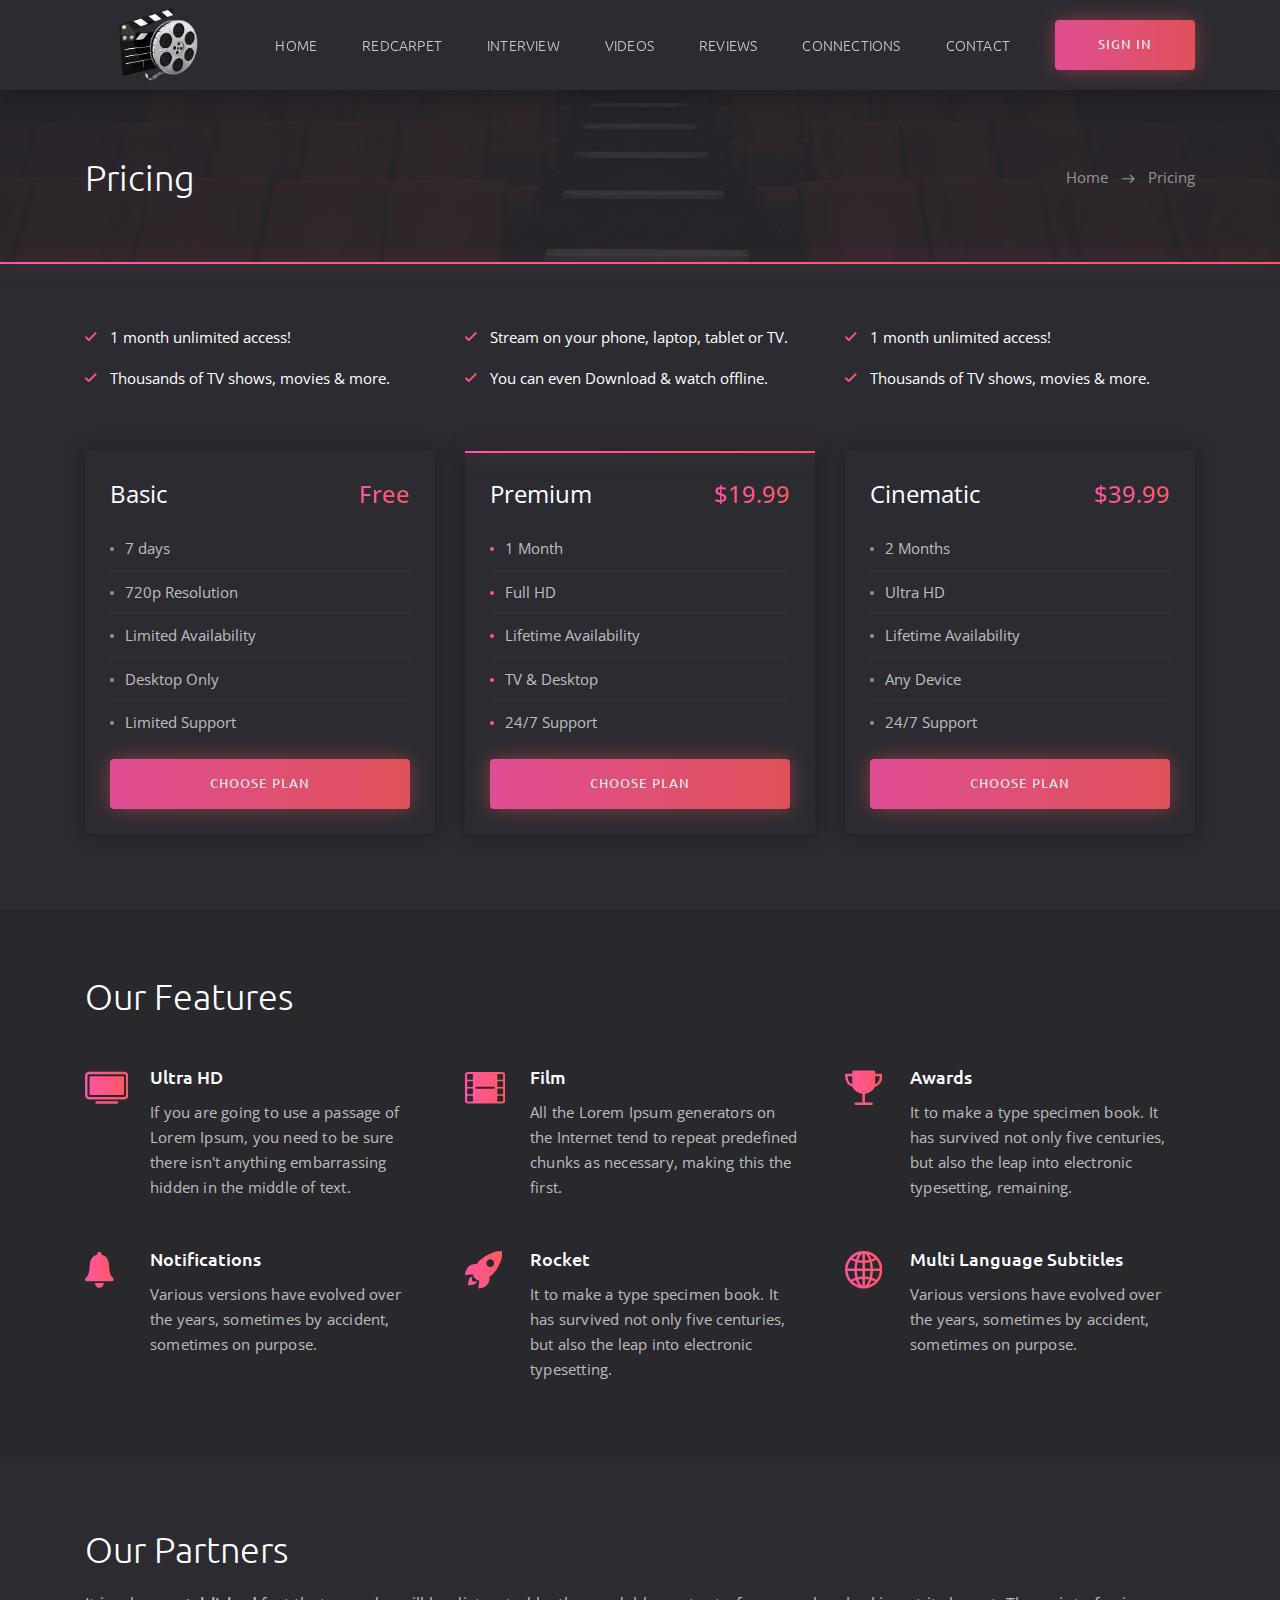
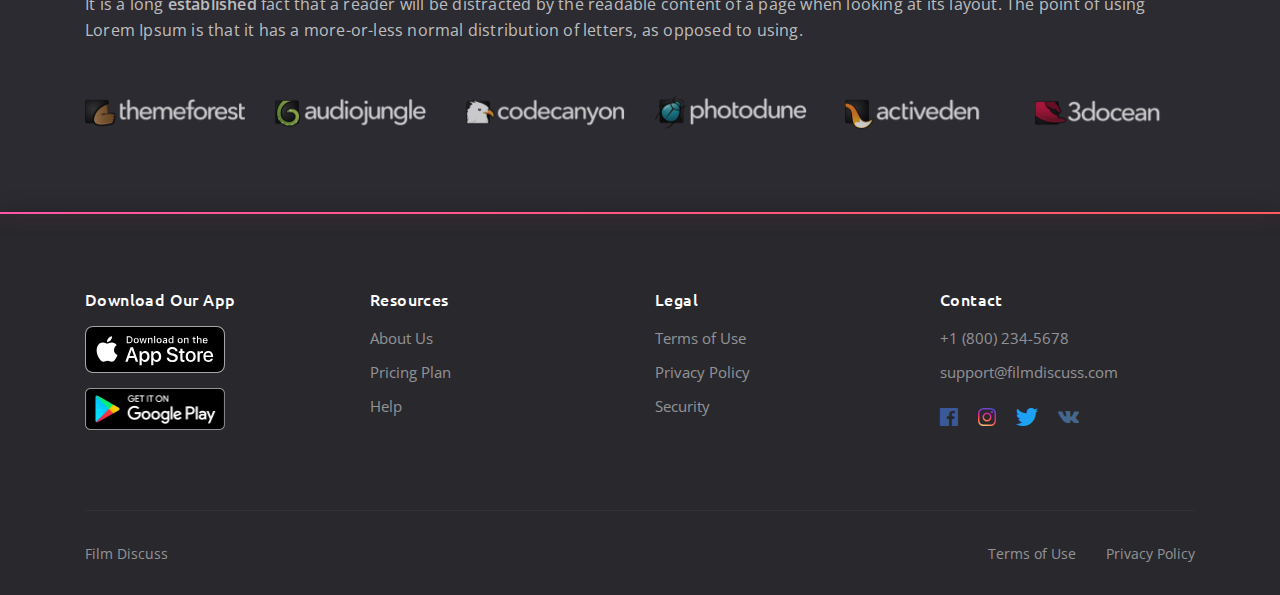
<file: pricing.html>
<!DOCTYPE html>
<html lang="en">

<head>
	<meta charset="utf-8">
	<meta name="viewport" content="width=device-width, initial-scale=1, shrink-to-fit=no">

	<!-- Font -->
	<link href="https://fonts.googleapis.com/css?family=Open+Sans:400,600%7CUbuntu:300,400,500,700" rel="stylesheet"> 

	<!-- CSS -->
	<link rel="stylesheet" href="css/bootstrap-reboot.min.css">
	<link rel="stylesheet" href="css/bootstrap-grid.min.css">
	<link rel="stylesheet" href="css/owl.carousel.min.css">
	<link rel="stylesheet" href="css/jquery.mCustomScrollbar.min.css">
	<link rel="stylesheet" href="css/nouislider.min.css">
	<link rel="stylesheet" href="css/ionicons.min.css">
	<link rel="stylesheet" href="css/plyr.css">
	<link rel="stylesheet" href="css/photoswipe.css">
	<link rel="stylesheet" href="css/default-skin.css">
	<link rel="stylesheet" href="css/main.css">

	<!-- Favicons -->
	<link rel="icon" type="image/png" href="icon/favicon-32x32.png" sizes="32x32">
	<link rel="apple-touch-icon" href="icon/favicon-32x32.png">
	<link rel="apple-touch-icon" sizes="72x72" href="icon/apple-touch-icon-72x72.png">
	<link rel="apple-touch-icon" sizes="114x114" href="icon/apple-touch-icon-114x114.png">
	<link rel="apple-touch-icon" sizes="144x144" href="icon/apple-touch-icon-144x144.png">

	<meta name="description" content="">
	<meta name="keywords" content="">
	<meta name="author" content="">
	<title>Film Discuss</title>

</head>
<body class="body">
	
	<!-- header -->
	<header class="header">
		<div class="header__wrap">
			<div class="container">
				<div class="row">
					<div class="col-12">
						<div class="header__content">
							<!-- header logo -->
							<a href="index.html" class="header__logo">
								<img src="img/logo.png" alt="">
							</a>
							<!-- end header logo -->

							<!-- header nav -->
							<ul class="header__nav">
								<!-- dropdown -->
								<!-- <li class="header__nav-item">
									<a class="dropdown-toggle header__nav-link" href="#" role="button" id="dropdownMenuHome" data-toggle="dropdown" aria-haspopup="true" aria-expanded="false">Home</a>

									<ul class="dropdown-menu header__dropdown-menu" aria-labelledby="dropdownMenuHome">
										<li><a href="index.html">Home slideshow bg</a></li>
										<li><a href="index2.html">Home static bg</a></li>
									</ul>
								</li> -->
								<!-- end dropdown -->
								<li class="header__nav-item">
									<a href="index.html" class="header__nav-link">Home</a>
								</li>

								<!-- dropdown -->
								<li class="header__nav-item">
									<a class="dropdown-toggle header__nav-link" href="#" role="button" id="dropdownMenuCatalog" data-toggle="dropdown" aria-haspopup="true" aria-expanded="false">REDCARPET</a>

									<ul class="dropdown-menu header__dropdown-menu" aria-labelledby="dropdownMenuCatalog">
										<li><a href="catalog1.html">Catalog Grid</a></li>
										<li><a href="catalog2.html">Catalog List</a></li>
									</ul>
								</li>
								<!-- end dropdown -->

								<li class="header__nav-item">
									<a href="interview.html" class="header__nav-link">Interview</a>
								</li>

								<!-- dropdown -->
								<li class="header__nav-item">
									<a class="dropdown-toggle header__nav-link" href="#" role="button" id="dropdownMenuCatalog" data-toggle="dropdown" aria-haspopup="true" aria-expanded="false">VIDEOS</a>

									<ul class="dropdown-menu header__dropdown-menu" aria-labelledby="dropdownMenuCatalog">
										<li><a href="details1.html">Details Movie</a></li>
										<li><a href="details2.html">Details TV Series</a></li>
									</ul>
								</li>
								<!-- end dropdown -->

								<li class="header__nav-item">
									<a href="pricing.html" class="header__nav-link">REVIEWS</a>
								</li>

								<li class="header__nav-item">
									<a href="faq.html" class="header__nav-link">CONNECTIONS</a>
								</li>

								<li class="header__nav-item">
									<a href="about.html" class="header__nav-link">CONTACT</a>
								</li>

								<!-- dropdown -->
								<!-- <li class="dropdown header__nav-item">
									<a class="dropdown-toggle header__nav-link header__nav-link--more" href="#" role="button" id="dropdownMenuMore" data-toggle="dropdown" aria-haspopup="true" aria-expanded="false"><i class="icon ion-ios-more"></i></a>

									<ul class="dropdown-menu header__dropdown-menu" aria-labelledby="dropdownMenuMore">
										<li><a href="signin.html">Sign In</a></li>
										<li><a href="signup.html">Sign Up</a></li>
										<li><a href="404.html">404 Page</a></li>
									</ul>
								</li> -->
								<!-- end dropdown -->
							</ul>
							<!-- end header nav -->

							<!-- header auth -->
							<div class="header__auth">
								<!-- <button class="header__search-btn" type="button">
									<i class="icon ion-ios-search"></i>
								</button> -->

								<a href="signin.html" class="header__sign-in">
									<i class="icon ion-ios-log-in"></i>
									<span>sign in</span>
								</a>
							</div>
							<!-- end header auth -->

							<!-- header menu btn -->
							<button class="header__btn" type="button">
								<span></span>
								<span></span>
								<span></span>
							</button>
							<!-- end header menu btn -->
						</div>
					</div>
				</div>
			</div>
		</div>

		<!-- header search -->
		<form action="#" class="header__search">
			<div class="container">
				<div class="row">
					<div class="col-12">
						<div class="header__search-content">
							<input type="text" placeholder="Search for a movie, TV Series that you are looking for">

							<button type="button">search</button>
						</div>
					</div>
				</div>
			</div>
		</form>
		<!-- end header search -->
	</header>
	<!-- end header -->

	<!-- page title -->
	<section class="section section--first section--bg" data-bg="img/section/section.jpg">
		<div class="container">
			<div class="row">
				<div class="col-12">
					<div class="section__wrap">
						<!-- section title -->
						<h2 class="section__title">Pricing</h2>
						<!-- end section title -->

						<!-- breadcrumb -->
						<ul class="breadcrumb">
							<li class="breadcrumb__item"><a href="#">Home</a></li>
							<li class="breadcrumb__item breadcrumb__item--active">Pricing</li>
						</ul>
						<!-- end breadcrumb -->
					</div>
				</div>
			</div>
		</div>
	</section>
	<!-- end page title -->

	<!-- pricing -->
	<div class="section">
		<div class="container">
			<div class="row">
				<!-- plan features -->
				<div class="col-12">
					<ul class="row plan-features">
						<li class="col-12 col-md-6 col-lg-4">1 month unlimited access!</li>
						<li class="col-12 col-md-6 col-lg-4">Stream on your phone, laptop, tablet or TV.</li>
						<li class="col-12 col-md-6 col-lg-4">1 month unlimited access!</li>
						<li class="col-12 col-md-6 col-lg-4">Thousands of TV shows, movies & more.</li>
						<li class="col-12 col-md-6 col-lg-4">You can even Download & watch offline.</li>
						<li class="col-12 col-md-6 col-lg-4">Thousands of TV shows, movies & more.</li>
					</ul>
				</div>
				<!-- end plan features -->

				<!-- price -->
				<div class="col-12 col-md-6 col-lg-4">
					<div class="price">
						<div class="price__item price__item--first"><span>Basic</span> <span>Free</span></div>
						<div class="price__item"><span>7 days</span></div>
						<div class="price__item"><span>720p Resolution</span></div>
						<div class="price__item"><span>Limited Availability</span></div>
						<div class="price__item"><span>Desktop Only</span></div>
						<div class="price__item"><span>Limited Support</span></div>
						<a href="#" class="price__btn">Choose Plan</a>
					</div>
				</div>
				<!-- end price -->

				<!-- price -->
				<div class="col-12 col-md-6 col-lg-4">
					<div class="price price--premium">
						<div class="price__item price__item--first"><span>Premium</span> <span>$19.99</span></div>
						<div class="price__item"><span>1 Month</span></div>
						<div class="price__item"><span>Full HD</span></div>
						<div class="price__item"><span>Lifetime Availability</span></div>
						<div class="price__item"><span>TV & Desktop</span></div>
						<div class="price__item"><span>24/7 Support</span></div>
						<a href="#" class="price__btn">Choose Plan</a>
					</div>
				</div>
				<!-- end price -->

				<!-- price -->
				<div class="col-12 col-md-6 col-lg-4">
					<div class="price">
						<div class="price__item price__item--first"><span>Cinematic</span> <span>$39.99</span></div>
						<div class="price__item"><span>2 Months</span></div>
						<div class="price__item"><span>Ultra HD</span></div>
						<div class="price__item"><span>Lifetime Availability</span></div>
						<div class="price__item"><span>Any Device</span></div>
						<div class="price__item"><span>24/7 Support</span></div>
						<a href="#" class="price__btn">Choose Plan</a>
					</div>
				</div>
				<!-- end price -->
			</div>
		</div>
	</div>
	<!-- end pricing -->

	<!-- features -->
	<section class="section section--dark">
		<div class="container">
			<div class="row">
				<!-- section title -->
				<div class="col-12">
					<h2 class="section__title section__title--no-margin">Our Features</h2>
				</div>
				<!-- end section title -->

				<!-- feature -->
				<div class="col-12 col-md-6 col-lg-4">
					<div class="feature">
						<i class="icon ion-ios-tv feature__icon"></i>
						<h3 class="feature__title">Ultra HD</h3>
						<p class="feature__text">If you are going to use a passage of Lorem Ipsum, you need to be sure there isn't anything embarrassing hidden in the middle of text.</p>
					</div>
				</div>
				<!-- end feature -->

				<!-- feature -->
				<div class="col-12 col-md-6 col-lg-4">
					<div class="feature">
						<i class="icon ion-ios-film feature__icon"></i>
						<h3 class="feature__title">Film</h3>
						<p class="feature__text">All the Lorem Ipsum generators on the Internet tend to repeat predefined chunks as necessary, making this the first.</p>
					</div>
				</div>
				<!-- end feature -->

				<!-- feature -->
				<div class="col-12 col-md-6 col-lg-4">
					<div class="feature">
						<i class="icon ion-ios-trophy feature__icon"></i>
						<h3 class="feature__title">Awards</h3>
						<p class="feature__text">It to make a type specimen book. It has survived not only five centuries, but also the leap into electronic typesetting, remaining.</p>
					</div>
				</div>
				<!-- end feature -->

				<!-- feature -->
				<div class="col-12 col-md-6 col-lg-4">
					<div class="feature">
						<i class="icon ion-ios-notifications feature__icon"></i>
						<h3 class="feature__title">Notifications</h3>
						<p class="feature__text">Various versions have evolved over the years, sometimes by accident, sometimes on purpose.</p>
					</div>
				</div>
				<!-- end feature -->

				<!-- feature -->
				<div class="col-12 col-md-6 col-lg-4">
					<div class="feature">
						<i class="icon ion-ios-rocket feature__icon"></i>
						<h3 class="feature__title">Rocket</h3>
						<p class="feature__text">It to make a type specimen book. It has survived not only five centuries, but also the leap into electronic typesetting.</p>
					</div>
				</div>
				<!-- end feature -->

				<!-- feature -->
				<div class="col-12 col-md-6 col-lg-4">
					<div class="feature">
						<i class="icon ion-ios-globe feature__icon"></i>
						<h3 class="feature__title">Multi Language Subtitles </h3>
						<p class="feature__text">Various versions have evolved over the years, sometimes by accident, sometimes on purpose.</p>
					</div>
				</div>
				<!-- end feature -->
			</div>
		</div>
	</section>
	<!-- end features -->

	<!-- partners -->
	<section class="section">
		<div class="container">
			<div class="row">
				<!-- section title -->
				<div class="col-12">
					<h2 class="section__title section__title--no-margin">Our Partners</h2>
				</div>
				<!-- end section title -->

				<!-- section text -->
				<div class="col-12">
					<p class="section__text section__text--last-with-margin">It is a long <b>established</b> fact that a reader will be distracted by the readable content of a page when looking at its layout. The point of using Lorem Ipsum is that it has a more-or-less normal distribution of letters, as opposed to using.</p>
				</div>
				<!-- end section text -->

				<!-- partner -->
				<div class="col-6 col-sm-4 col-md-3 col-lg-2">
					<a href="#" class="partner">
						<img src="img/partners/themeforest-light-background.png" alt="" class="partner__img">
					</a>
				</div>
				<!-- end partner -->

				<!-- partner -->
				<div class="col-6 col-sm-4 col-md-3 col-lg-2">
					<a href="#" class="partner">
						<img src="img/partners/audiojungle-light-background.png" alt="" class="partner__img">
					</a>
				</div>
				<!-- end partner -->

				<!-- partner -->
				<div class="col-6 col-sm-4 col-md-3 col-lg-2">
					<a href="#" class="partner">
						<img src="img/partners/codecanyon-light-background.png" alt="" class="partner__img">
					</a>
				</div>
				<!-- end partner -->

				<!-- partner -->
				<div class="col-6 col-sm-4 col-md-3 col-lg-2">
					<a href="#" class="partner">
						<img src="img/partners/photodune-light-background.png" alt="" class="partner__img">
					</a>
				</div>
				<!-- end partner -->

				<!-- partner -->
				<div class="col-6 col-sm-4 col-md-3 col-lg-2">
					<a href="#" class="partner">
						<img src="img/partners/activeden-light-background.png" alt="" class="partner__img">
					</a>
				</div>
				<!-- end partner -->

				<!-- partner -->
				<div class="col-6 col-sm-4 col-md-3 col-lg-2">
					<a href="#" class="partner">
						<img src="img/partners/3docean-light-background.png" alt="" class="partner__img">
					</a>
				</div>
				<!-- end partner -->
			</div>
		</div>
	</section>
	<!-- end partners -->

	<!-- footer -->
	<footer class="footer">
		<div class="container">
			<div class="row">
				<!-- footer list -->
				<div class="col-12 col-md-3">
					<h6 class="footer__title">Download Our App</h6>
					<ul class="footer__app">
						<li><a href="#"><img src="img/Download_on_the_App_Store_Badge.svg" alt=""></a></li>
						<li><a href="#"><img src="img/google-play-badge.png" alt=""></a></li>
					</ul>
				</div>
				<!-- end footer list -->

				<!-- footer list -->
				<div class="col-6 col-sm-4 col-md-3">
					<h6 class="footer__title">Resources</h6>
					<ul class="footer__list">
						<li><a href="#">About Us</a></li>
						<li><a href="#">Pricing Plan</a></li>
						<li><a href="#">Help</a></li>
					</ul>
				</div>
				<!-- end footer list -->

				<!-- footer list -->
				<div class="col-6 col-sm-4 col-md-3">
					<h6 class="footer__title">Legal</h6>
					<ul class="footer__list">
						<li><a href="#">Terms of Use</a></li>
						<li><a href="#">Privacy Policy</a></li>
						<li><a href="#">Security</a></li>
					</ul>
				</div>
				<!-- end footer list -->

				<!-- footer list -->
				<div class="col-12 col-sm-4 col-md-3">
					<h6 class="footer__title">Contact</h6>
					<ul class="footer__list">
						<li><a href="tel:+18002345678">+1 (800) 234-5678</a></li>
						<li><a href="mailto:support@moviego.com">support@filmdiscuss.com</a></li>
					</ul>
					<ul class="footer__social">
						<li class="facebook"><a href="#"><i class="icon ion-logo-facebook"></i></a></li>
						<li class="instagram"><a href="#"><i class="icon ion-logo-instagram"></i></a></li>
						<li class="twitter"><a href="#"><i class="icon ion-logo-twitter"></i></a></li>
						<li class="vk"><a href="#"><i class="icon ion-logo-vk"></i></a></li>
					</ul>
				</div>
				<!-- end footer list -->

				<!-- footer copyright -->
				<div class="col-12">
					<div class="footer__copyright">
						<small><a target="_blank" href="#">Film Discuss</a></small>

						<ul>
							<li><a href="#">Terms of Use</a></li>
							<li><a href="#">Privacy Policy</a></li>
						</ul>
					</div>
				</div>
				<!-- end footer copyright -->
			</div>
		</div>
	</footer>
	<!-- end footer -->

	<!-- JS -->
	<script src="js/jquery-3.3.1.min.js"></script>
	<script src="js/bootstrap.bundle.min.js"></script>
	<script src="js/owl.carousel.min.js"></script>
	<script src="js/jquery.mousewheel.min.js"></script>
	<script src="js/jquery.mCustomScrollbar.min.js"></script>
	<script src="js/wNumb.js"></script>
	<script src="js/nouislider.min.js"></script>
	<script src="js/plyr.min.js"></script>
	<script src="js/jquery.morelines.min.js"></script>
	<script src="js/photoswipe.min.js"></script>
	<script src="js/photoswipe-ui-default.min.js"></script>
	<script src="js/main.js"></script>
</body>

</html>
</file>
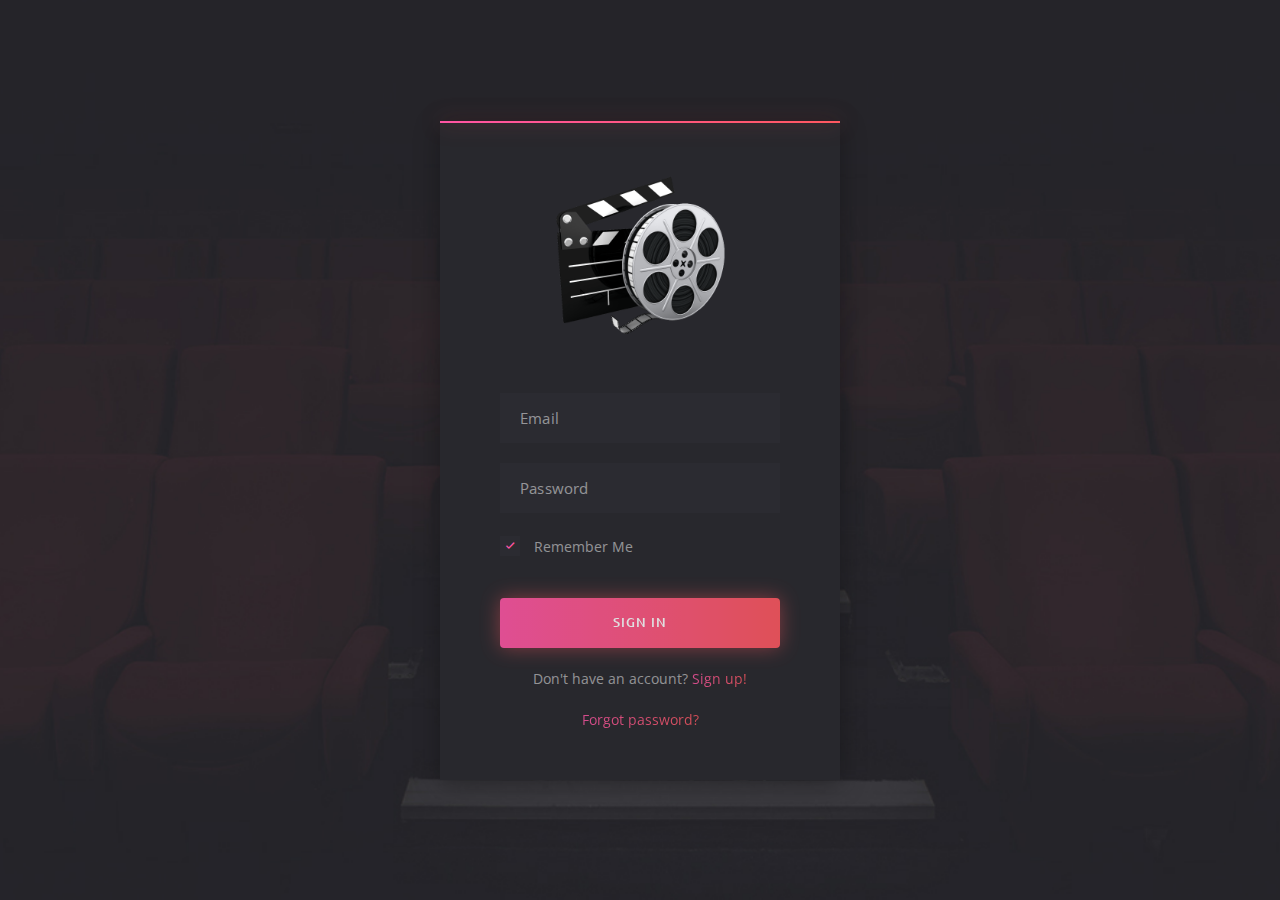
<file: signin.html>
<!DOCTYPE html>
<html lang="en">

<head>
	<meta charset="utf-8">
	<meta name="viewport" content="width=device-width, initial-scale=1, shrink-to-fit=no">

	<!-- Font -->
	<link href="https://fonts.googleapis.com/css?family=Open+Sans:400,600%7CUbuntu:300,400,500,700" rel="stylesheet"> 

	<!-- CSS -->
	<link rel="stylesheet" href="css/bootstrap-reboot.min.css">
	<link rel="stylesheet" href="css/bootstrap-grid.min.css">
	<link rel="stylesheet" href="css/owl.carousel.min.css">
	<link rel="stylesheet" href="css/jquery.mCustomScrollbar.min.css">
	<link rel="stylesheet" href="css/nouislider.min.css">
	<link rel="stylesheet" href="css/ionicons.min.css">
	<link rel="stylesheet" href="css/plyr.css">
	<link rel="stylesheet" href="css/photoswipe.css">
	<link rel="stylesheet" href="css/default-skin.css">
	<link rel="stylesheet" href="css/main.css">

	<!-- Favicons -->
	<link rel="icon" type="image/png" href="icon/favicon-32x32.png" sizes="32x32">
	<link rel="apple-touch-icon" href="icon/favicon-32x32.png">
	<link rel="apple-touch-icon" sizes="72x72" href="icon/apple-touch-icon-72x72.png">
	<link rel="apple-touch-icon" sizes="114x114" href="icon/apple-touch-icon-114x114.png">
	<link rel="apple-touch-icon" sizes="144x144" href="icon/apple-touch-icon-144x144.png">

	<meta name="description" content="">
	<meta name="keywords" content="">
	<meta name="author" content="">
	<title>Film Discuss</title>

</head>
<body class="body">

	<div class="sign section--bg" data-bg="img/section/section.jpg">
		<div class="container">
			<div class="row">
				<div class="col-12">
					<div class="sign__content">
						<!-- authorization form -->
						<form action="#" class="sign__form">
							<a href="index.html" class="sign__logo">
								<img src="img/logo.png" alt="">
							</a>

							<div class="sign__group">
								<input type="text" class="sign__input" placeholder="Email">
							</div>

							<div class="sign__group">
								<input type="password" class="sign__input" placeholder="Password">
							</div>

							<div class="sign__group sign__group--checkbox">
								<input id="remember" name="remember" type="checkbox" checked="checked">
								<label for="remember">Remember Me</label>
							</div>
							
							<button class="sign__btn" type="button">Sign in</button>

							<span class="sign__text">Don't have an account? <a href="signup.html">Sign up!</a></span>

							<span class="sign__text"><a href="#">Forgot password?</a></span>
						</form>
						<!-- end authorization form -->
					</div>
				</div>
			</div>
		</div>
	</div>

	<!-- JS -->
	<script src="js/jquery-3.3.1.min.js"></script>
	<script src="js/bootstrap.bundle.min.js"></script>
	<script src="js/owl.carousel.min.js"></script>
	<script src="js/jquery.mousewheel.min.js"></script>
	<script src="js/jquery.mCustomScrollbar.min.js"></script>
	<script src="js/wNumb.js"></script>
	<script src="js/nouislider.min.js"></script>
	<script src="js/plyr.min.js"></script>
	<script src="js/jquery.morelines.min.js"></script>
	<script src="js/photoswipe.min.js"></script>
	<script src="js/photoswipe-ui-default.min.js"></script>
	<script src="js/main.js"></script>
</body>

</html>
</file>
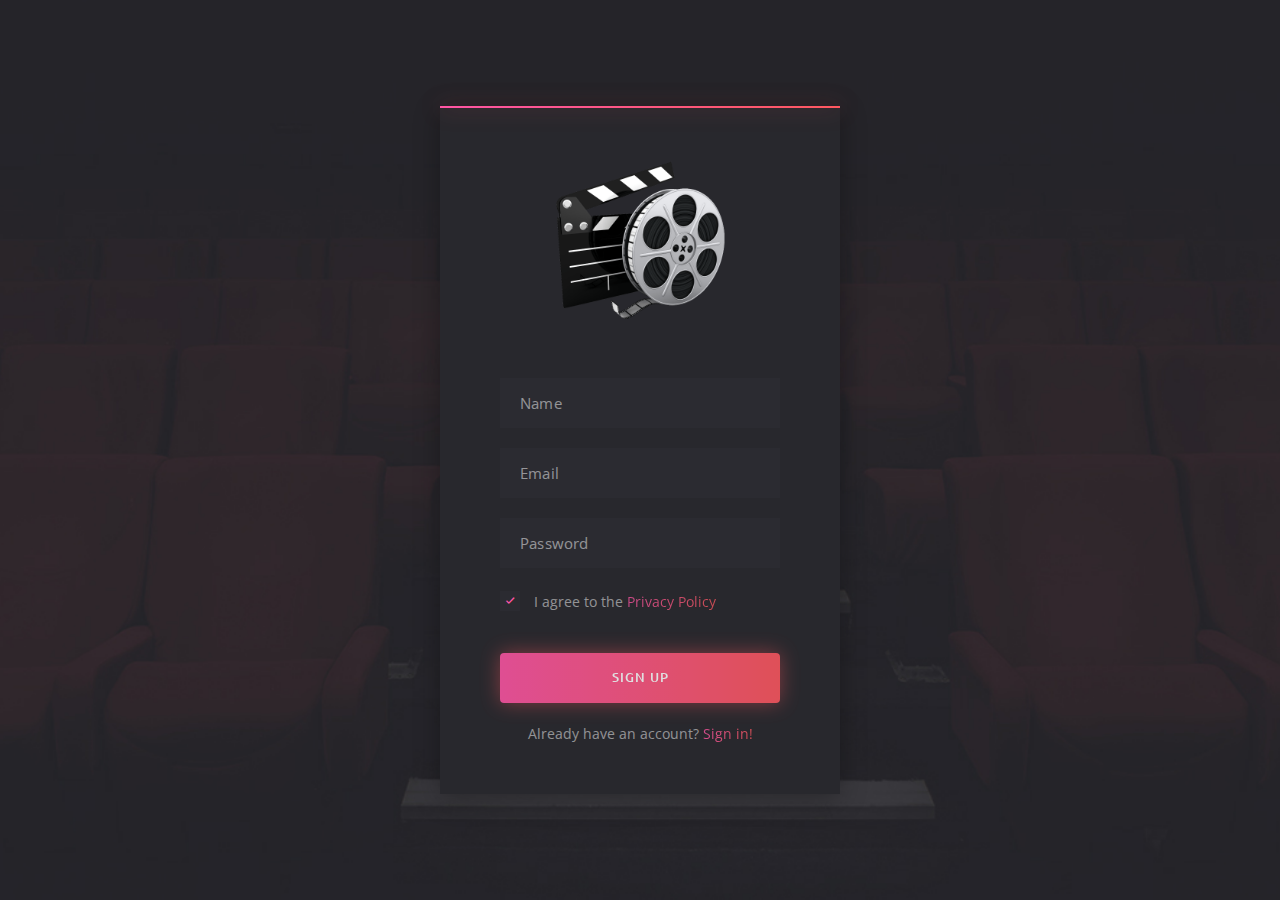
<file: signup.html>
<!DOCTYPE html>
<html lang="en">

<head>
	<meta charset="utf-8">
	<meta name="viewport" content="width=device-width, initial-scale=1, shrink-to-fit=no">

	<!-- Font -->
	<link href="https://fonts.googleapis.com/css?family=Open+Sans:400,600%7CUbuntu:300,400,500,700" rel="stylesheet"> 

	<!-- CSS -->
	<link rel="stylesheet" href="css/bootstrap-reboot.min.css">
	<link rel="stylesheet" href="css/bootstrap-grid.min.css">
	<link rel="stylesheet" href="css/owl.carousel.min.css">
	<link rel="stylesheet" href="css/jquery.mCustomScrollbar.min.css">
	<link rel="stylesheet" href="css/nouislider.min.css">
	<link rel="stylesheet" href="css/ionicons.min.css">
	<link rel="stylesheet" href="css/plyr.css">
	<link rel="stylesheet" href="css/photoswipe.css">
	<link rel="stylesheet" href="css/default-skin.css">
	<link rel="stylesheet" href="css/main.css">

	<!-- Favicons -->
	<link rel="icon" type="image/png" href="icon/favicon-32x32.png" sizes="32x32">
	<link rel="apple-touch-icon" href="icon/favicon-32x32.png">
	<link rel="apple-touch-icon" sizes="72x72" href="icon/apple-touch-icon-72x72.png">
	<link rel="apple-touch-icon" sizes="114x114" href="icon/apple-touch-icon-114x114.png">
	<link rel="apple-touch-icon" sizes="144x144" href="icon/apple-touch-icon-144x144.png">

	<meta name="description" content="">
	<meta name="keywords" content="">
	<meta name="author" content="">
	<title>Film Discuss</title>

</head>
<body class="body">

	<div class="sign section--bg" data-bg="img/section/section.jpg">
		<div class="container">
			<div class="row">
				<div class="col-12">
					<div class="sign__content">
						<!-- registration form -->
						<form action="#" class="sign__form">
							<a href="index.html" class="sign__logo">
								<img src="img/logo.png" alt="">
							</a>

							<div class="sign__group">
								<input type="text" class="sign__input" placeholder="Name">
							</div>

							<div class="sign__group">
								<input type="text" class="sign__input" placeholder="Email">
							</div>

							<div class="sign__group">
								<input type="password" class="sign__input" placeholder="Password">
							</div>

							<div class="sign__group sign__group--checkbox">
								<input id="remember" name="remember" type="checkbox" checked="checked">
								<label for="remember">I agree to the <a href="#">Privacy Policy</a></label>
							</div>
							
							<button class="sign__btn" type="button">Sign up</button>

							<span class="sign__text">Already have an account? <a href="signin.html">Sign in!</a></span>
						</form>
						<!-- registration form -->
					</div>
				</div>
			</div>
		</div>
	</div>

	<!-- JS -->
	<script src="js/jquery-3.3.1.min.js"></script>
	<script src="js/bootstrap.bundle.min.js"></script>
	<script src="js/owl.carousel.min.js"></script>
	<script src="js/jquery.mousewheel.min.js"></script>
	<script src="js/jquery.mCustomScrollbar.min.js"></script>
	<script src="js/wNumb.js"></script>
	<script src="js/nouislider.min.js"></script>
	<script src="js/plyr.min.js"></script>
	<script src="js/jquery.morelines.min.js"></script>
	<script src="js/photoswipe.min.js"></script>
	<script src="js/photoswipe-ui-default.min.js"></script>
	<script src="js/main.js"></script>
</body>

</html>
</file>
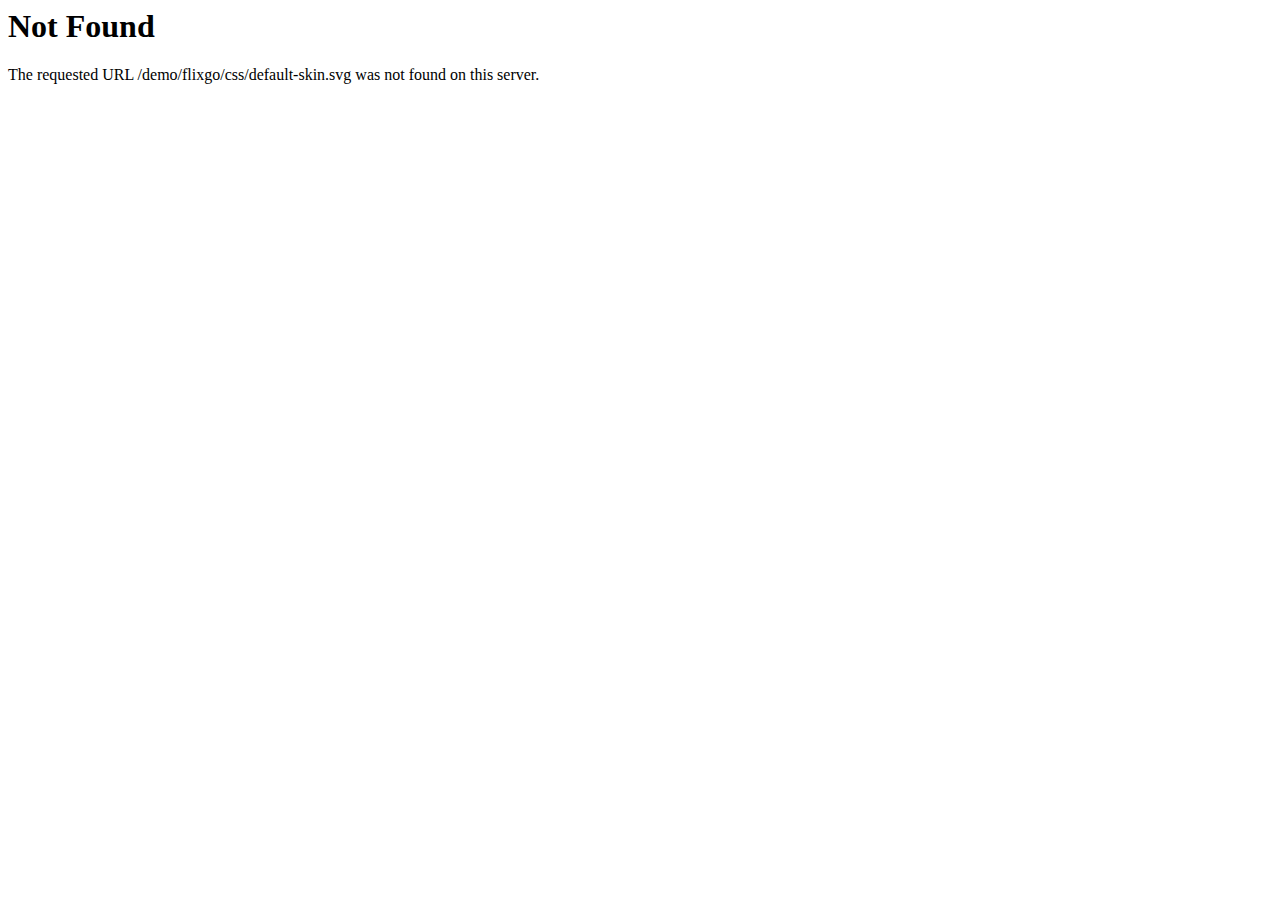
<file: css/default-skin-2.html>
<!DOCTYPE HTML PUBLIC "-//IETF//DTD HTML 2.0//EN">
<html><head>
<title>404 Not Found</title>
</head><body>
<h1>Not Found</h1>
<p>The requested URL /demo/flixgo/css/default-skin.svg was not found on this server.</p>
</body></html>
</file>
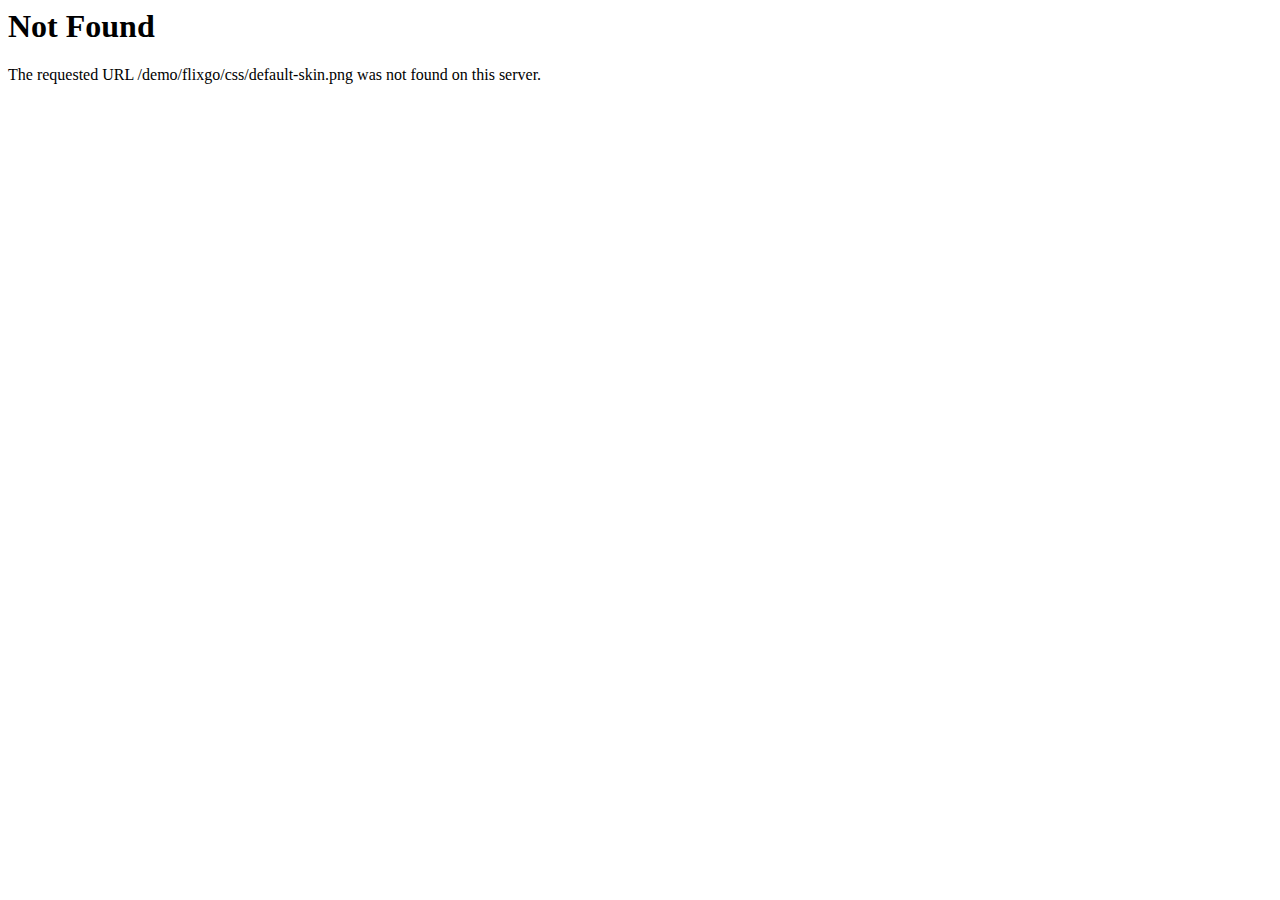
<file: css/default-skin.html>
<!DOCTYPE HTML PUBLIC "-//IETF//DTD HTML 2.0//EN">
<html><head>
<title>404 Not Found</title>
</head><body>
<h1>Not Found</h1>
<p>The requested URL /demo/flixgo/css/default-skin.png was not found on this server.</p>
</body></html>
</file>
<file: css/plyr.css>
@keyframes plyr-progress{to{background-position:25px 0}}@keyframes plyr-popup{0%{opacity:.5;transform:translateY(10px)}to{opacity:1;transform:translateY(0)}}@keyframes plyr-fade-in{from{opacity:0}to{opacity:1}}.plyr{-moz-osx-font-smoothing:grayscale;-webkit-font-smoothing:antialiased;direction:ltr;font-family:Avenir,"Avenir Next","Helvetica Neue","Segoe UI",Helvetica,Arial,sans-serif;font-variant-numeric:tabular-nums;font-weight:500;line-height:1.7;max-width:100%;min-width:200px;position:relative;text-shadow:none;transition:box-shadow .3s ease}.plyr audio,.plyr video{border-radius:inherit;height:auto;vertical-align:middle;width:100%}.plyr button{font:inherit;line-height:inherit;width:auto}.plyr:focus{outline:0}.plyr--full-ui{box-sizing:border-box}.plyr--full-ui *,.plyr--full-ui ::after,.plyr--full-ui ::before{box-sizing:inherit}.plyr--full-ui a,.plyr--full-ui button,.plyr--full-ui input,.plyr--full-ui label{touch-action:manipulation}.plyr__badge{background:#4f5b5f;border-radius:2px;color:#fff;font-size:9px;line-height:1;padding:3px 4px}.plyr--full-ui ::-webkit-media-text-track-container{display:none}.plyr__captions{animation:plyr-fade-in .3s ease;bottom:0;color:#fff;display:none;font-size:14px;left:0;padding:10px;position:absolute;text-align:center;transition:transform .4s ease-in-out;width:100%}.plyr__captions .plyr__caption{background:rgba(0,0,0,.8);border-radius:2px;-webkit-box-decoration-break:clone;box-decoration-break:clone;line-height:185%;padding:.2em .5em;white-space:pre-wrap}.plyr__captions .plyr__caption div{display:inline}.plyr__captions span:empty{display:none}@media (min-width:480px){.plyr__captions{font-size:16px;padding:20px}}@media (min-width:768px){.plyr__captions{font-size:18px}}.plyr--captions-active .plyr__captions{display:block}.plyr:not(.plyr--hide-controls) .plyr__controls:not(:empty)~.plyr__captions{transform:translateY(-40px)}.plyr__control{background:0 0;border:0;border-radius:3px;color:inherit;cursor:pointer;flex-shrink:0;overflow:visible;padding:7px;position:relative;transition:all .3s ease}.plyr__control svg{display:block;fill:currentColor;height:18px;pointer-events:none;width:18px}.plyr__control:focus{outline:0}.plyr__control.plyr__tab-focus{box-shadow:0 0 0 5px rgba(26,175,255,.5);outline:0}.plyr__control.plyr__control--pressed .icon--not-pressed,.plyr__control.plyr__control--pressed .label--not-pressed,.plyr__control:not(.plyr__control--pressed) .icon--pressed,.plyr__control:not(.plyr__control--pressed) .label--pressed{display:none}.plyr--audio .plyr__control.plyr__tab-focus,.plyr--audio .plyr__control:hover,.plyr--audio .plyr__control[aria-expanded=true]{background:#1aafff;color:#fff}.plyr--video .plyr__control svg{filter:drop-shadow(0 1px 1px rgba(0, 0, 0, .15))}.plyr--video .plyr__control.plyr__tab-focus,.plyr--video .plyr__control:hover,.plyr--video .plyr__control[aria-expanded=true]{background:#1aafff;color:#fff}.plyr__control--overlaid{background:rgba(26,175,255,.8);border:0;border-radius:100%;box-shadow:0 1px 1px rgba(0,0,0,.15);color:#fff;display:none;left:50%;padding:15px;position:absolute;top:50%;transform:translate(-50%,-50%);z-index:2}.plyr__control--overlaid svg{height:20px;left:2px;position:relative;width:20px}.plyr__control--overlaid:focus,.plyr__control--overlaid:hover{background:#1aafff}.plyr--playing .plyr__control--overlaid{opacity:0;visibility:hidden}.plyr--full-ui.plyr--video .plyr__control--overlaid{display:block}.plyr--full-ui ::-webkit-media-controls{display:none}.plyr__controls{align-items:center;display:flex;justify-content:flex-end;text-align:center}.plyr__controls .plyr__menu,.plyr__controls .plyr__progress,.plyr__controls .plyr__time,.plyr__controls .plyr__volume,.plyr__controls>.plyr__control{margin-left:5px}.plyr__controls .plyr__menu+.plyr__control,.plyr__controls .plyr__progress+.plyr__control,.plyr__controls>.plyr__control+.plyr__control,.plyr__controls>.plyr__control+.plyr__menu{margin-left:2px}.plyr__controls>.plyr__control:first-child,.plyr__controls>.plyr__control:first-child+[data-plyr=pause]{margin-left:0;margin-right:auto}.plyr__controls:empty{display:none}@media (min-width:480px){.plyr__controls .plyr__menu,.plyr__controls .plyr__progress,.plyr__controls .plyr__time,.plyr__controls .plyr__volume,.plyr__controls>.plyr__control{margin-left:10px}}.plyr--audio .plyr__controls{background:#fff;border-radius:inherit;color:#4f5b5f;padding:10px}.plyr--video .plyr__controls{background:linear-gradient(rgba(0,0,0,0),rgba(0,0,0,.7));border-bottom-left-radius:inherit;border-bottom-right-radius:inherit;bottom:0;color:#fff;left:0;padding:20px 5px 5px;position:absolute;right:0;transition:opacity .4s ease-in-out,transform .4s ease-in-out;z-index:3}@media (min-width:480px){.plyr--video .plyr__controls{padding:35px 10px 10px}}.plyr--video.plyr--hide-controls .plyr__controls{opacity:0;pointer-events:none;transform:translateY(100%)}.plyr [data-plyr=airplay],.plyr [data-plyr=captions],.plyr [data-plyr=fullscreen],.plyr [data-plyr=pip]{display:none}.plyr--airplay-supported [data-plyr=airplay],.plyr--captions-enabled [data-plyr=captions],.plyr--fullscreen-enabled [data-plyr=fullscreen],.plyr--pip-supported [data-plyr=pip]{display:inline-block}.plyr__video-embed{height:0;padding-bottom:56.25%;position:relative}.plyr__video-embed iframe{border:0;height:100%;left:0;position:absolute;top:0;-webkit-user-select:none;-moz-user-select:none;-ms-user-select:none;user-select:none;width:100%}.plyr--full-ui .plyr__video-embed>.plyr__video-embed__container{padding-bottom:240%;position:relative;transform:translateY(-38.28125%)}.plyr__menu{display:flex;position:relative}.plyr__menu .plyr__control svg{transition:transform .3s ease}.plyr__menu .plyr__control[aria-expanded=true] svg{transform:rotate(90deg)}.plyr__menu .plyr__control[aria-expanded=true] .plyr__tooltip{display:none}.plyr__menu__container{animation:plyr-popup .2s ease;background:rgba(255,255,255,.9);border-radius:4px;bottom:100%;box-shadow:0 1px 2px rgba(0,0,0,.15);color:#4f5b5f;font-size:16px;margin-bottom:10px;position:absolute;right:-3px;text-align:left;white-space:nowrap;z-index:3}.plyr__menu__container>div{overflow:hidden;transition:height .35s cubic-bezier(.4,0,.2,1),width .35s cubic-bezier(.4,0,.2,1)}.plyr__menu__container::after{border:4px solid transparent;border-top-color:rgba(255,255,255,.9);content:'';height:0;position:absolute;right:15px;top:100%;width:0}.plyr__menu__container [role=menu]{padding:7px}.plyr__menu__container [role=menuitem],.plyr__menu__container [role=menuitemradio]{margin-top:2px}.plyr__menu__container [role=menuitem]:first-child,.plyr__menu__container [role=menuitemradio]:first-child{margin-top:0}.plyr__menu__container .plyr__control{align-items:center;color:#4f5b5f;display:flex;font-size:14px;padding:4px 11px;-webkit-user-select:none;-moz-user-select:none;-ms-user-select:none;user-select:none;width:100%}.plyr__menu__container .plyr__control>span{align-items:inherit;display:flex;width:100%}.plyr__menu__container .plyr__control::after{border:4px solid transparent;content:'';position:absolute;top:50%;transform:translateY(-50%)}.plyr__menu__container .plyr__control--forward{padding-right:28px}.plyr__menu__container .plyr__control--forward::after{border-left-color:rgba(79,91,95,.8);right:5px}.plyr__menu__container .plyr__control--forward.plyr__tab-focus::after,.plyr__menu__container .plyr__control--forward:hover::after{border-left-color:currentColor}.plyr__menu__container .plyr__control--back{font-weight:500;margin:7px;margin-bottom:3px;padding-left:28px;position:relative;width:calc(100% - 14px)}.plyr__menu__container .plyr__control--back::after{border-right-color:rgba(79,91,95,.8);left:7px}.plyr__menu__container .plyr__control--back::before{background:#b7c5cd;box-shadow:0 1px 0 #fff;content:'';height:1px;left:0;margin-top:4px;overflow:hidden;position:absolute;right:0;top:100%}.plyr__menu__container .plyr__control--back.plyr__tab-focus::after,.plyr__menu__container .plyr__control--back:hover::after{border-right-color:currentColor}.plyr__menu__container .plyr__control[role=menuitemradio]{padding-left:7px}.plyr__menu__container .plyr__control[role=menuitemradio]::after,.plyr__menu__container .plyr__control[role=menuitemradio]::before{border-radius:100%}.plyr__menu__container .plyr__control[role=menuitemradio]::before{background:rgba(0,0,0,.1);content:'';display:block;flex-shrink:0;height:16px;margin-right:10px;transition:all .3s ease;width:16px}.plyr__menu__container .plyr__control[role=menuitemradio]::after{background:#fff;border:0;height:6px;left:12px;opacity:0;top:50%;transform:translateY(-50%) scale(0);transition:transform .3s ease,opacity .3s ease;width:6px}.plyr__menu__container .plyr__control[role=menuitemradio][aria-checked=true]::before{background:#1aafff}.plyr__menu__container .plyr__control[role=menuitemradio][aria-checked=true]::after{opacity:1;transform:translateY(-50%) scale(1)}.plyr__menu__container .plyr__control[role=menuitemradio].plyr__tab-focus::before,.plyr__menu__container .plyr__control[role=menuitemradio]:hover::before{background:rgba(0,0,0,.1)}.plyr__menu__container .plyr__menu__value{align-items:center;display:flex;margin-left:auto;margin-right:-5px;overflow:hidden;padding-left:25px;pointer-events:none}.plyr--full-ui input[type=range]{-webkit-appearance:none;background:0 0;border:0;border-radius:28px;color:#1aafff;display:block;height:20px;margin:0;padding:0;transition:box-shadow .3s ease;width:100%}.plyr--full-ui input[type=range]::-webkit-slider-runnable-track{background:0 0;border:0;border-radius:3px;height:6px;transition:box-shadow .3s ease;-webkit-user-select:none;user-select:none;background-image:linear-gradient(to right,currentColor var(--value,0),transparent var(--value,0))}.plyr--full-ui input[type=range]::-webkit-slider-thumb{background:#fff;border:0;border-radius:100%;box-shadow:0 1px 1px rgba(0,0,0,.15),0 0 0 1px rgba(47,52,61,.2);height:14px;position:relative;transition:all .2s ease;width:14px;-webkit-appearance:none;margin-top:-4px}.plyr--full-ui input[type=range]::-moz-range-track{background:0 0;border:0;border-radius:3px;height:6px;transition:box-shadow .3s ease;-moz-user-select:none;user-select:none}.plyr--full-ui input[type=range]::-moz-range-thumb{background:#fff;border:0;border-radius:100%;box-shadow:0 1px 1px rgba(0,0,0,.15),0 0 0 1px rgba(47,52,61,.2);height:14px;position:relative;transition:all .2s ease;width:14px}.plyr--full-ui input[type=range]::-moz-range-progress{background:currentColor;border-radius:3px;height:6px}.plyr--full-ui input[type=range]::-ms-track{background:0 0;border:0;border-radius:3px;height:6px;transition:box-shadow .3s ease;-ms-user-select:none;user-select:none;color:transparent}.plyr--full-ui input[type=range]::-ms-fill-upper{background:0 0;border:0;border-radius:3px;height:6px;transition:box-shadow .3s ease;-ms-user-select:none;user-select:none}.plyr--full-ui input[type=range]::-ms-fill-lower{background:0 0;border:0;border-radius:3px;height:6px;transition:box-shadow .3s ease;-ms-user-select:none;user-select:none;background:currentColor}.plyr--full-ui input[type=range]::-ms-thumb{background:#fff;border:0;border-radius:100%;box-shadow:0 1px 1px rgba(0,0,0,.15),0 0 0 1px rgba(47,52,61,.2);height:14px;position:relative;transition:all .2s ease;width:14px;margin-top:0}.plyr--full-ui input[type=range]::-ms-tooltip{display:none}.plyr--full-ui input[type=range]:focus{outline:0}.plyr--full-ui input[type=range]::-moz-focus-outer{border:0}.plyr--full-ui input[type=range].plyr__tab-focus::-webkit-slider-runnable-track{box-shadow:0 0 0 5px rgba(26,175,255,.5);outline:0}.plyr--full-ui input[type=range].plyr__tab-focus::-moz-range-track{box-shadow:0 0 0 5px rgba(26,175,255,.5);outline:0}.plyr--full-ui input[type=range].plyr__tab-focus::-ms-track{box-shadow:0 0 0 5px rgba(26,175,255,.5);outline:0}.plyr--full-ui.plyr--video input[type=range]::-webkit-slider-runnable-track{background-color:rgba(255,255,255,.25)}.plyr--full-ui.plyr--video input[type=range]::-moz-range-track{background-color:rgba(255,255,255,.25)}.plyr--full-ui.plyr--video input[type=range]::-ms-track{background-color:rgba(255,255,255,.25)}.plyr--full-ui.plyr--video input[type=range]:active::-webkit-slider-thumb{box-shadow:0 1px 1px rgba(0,0,0,.15),0 0 0 1px rgba(47,52,61,.2),0 0 0 3px rgba(255,255,255,.5)}.plyr--full-ui.plyr--video input[type=range]:active::-moz-range-thumb{box-shadow:0 1px 1px rgba(0,0,0,.15),0 0 0 1px rgba(47,52,61,.2),0 0 0 3px rgba(255,255,255,.5)}.plyr--full-ui.plyr--video input[type=range]:active::-ms-thumb{box-shadow:0 1px 1px rgba(0,0,0,.15),0 0 0 1px rgba(47,52,61,.2),0 0 0 3px rgba(255,255,255,.5)}.plyr--full-ui.plyr--audio input[type=range]::-webkit-slider-runnable-track{background-color:rgba(183,197,205,.66)}.plyr--full-ui.plyr--audio input[type=range]::-moz-range-track{background-color:rgba(183,197,205,.66)}.plyr--full-ui.plyr--audio input[type=range]::-ms-track{background-color:rgba(183,197,205,.66)}.plyr--full-ui.plyr--audio input[type=range]:active::-webkit-slider-thumb{box-shadow:0 1px 1px rgba(0,0,0,.15),0 0 0 1px rgba(47,52,61,.2),0 0 0 3px rgba(0,0,0,.1)}.plyr--full-ui.plyr--audio input[type=range]:active::-moz-range-thumb{box-shadow:0 1px 1px rgba(0,0,0,.15),0 0 0 1px rgba(47,52,61,.2),0 0 0 3px rgba(0,0,0,.1)}.plyr--full-ui.plyr--audio input[type=range]:active::-ms-thumb{box-shadow:0 1px 1px rgba(0,0,0,.15),0 0 0 1px rgba(47,52,61,.2),0 0 0 3px rgba(0,0,0,.1)}.plyr__poster{background-color:#000;background-position:50% 50%;background-repeat:no-repeat;background-size:contain;height:100%;left:0;opacity:0;position:absolute;top:0;transition:opacity .2s ease;width:100%;z-index:1}.plyr--stopped.plyr__poster-enabled .plyr__poster{opacity:1}.plyr__time{font-size:14px}.plyr__time+.plyr__time::before{content:'\2044';margin-right:10px}@media (max-width:767px){.plyr__time+.plyr__time{display:none}}.plyr--video .plyr__time{text-shadow:0 1px 1px rgba(0,0,0,.15)}.plyr__tooltip{background:rgba(255,255,255,.9);border-radius:3px;bottom:100%;box-shadow:0 1px 2px rgba(0,0,0,.15);color:#4f5b5f;font-size:14px;font-weight:500;left:50%;line-height:1.3;margin-bottom:10px;opacity:0;padding:5px 7.5px;pointer-events:none;position:absolute;transform:translate(-50%,10px) scale(.8);transform-origin:50% 100%;transition:transform .2s .1s ease,opacity .2s .1s ease;white-space:nowrap;z-index:2}.plyr__tooltip::before{border-left:4px solid transparent;border-right:4px solid transparent;border-top:4px solid rgba(255,255,255,.9);bottom:-4px;content:'';height:0;left:50%;position:absolute;transform:translateX(-50%);width:0;z-index:2}.plyr .plyr__control.plyr__tab-focus .plyr__tooltip,.plyr .plyr__control:hover .plyr__tooltip,.plyr__tooltip--visible{opacity:1;transform:translate(-50%,0) scale(1)}.plyr .plyr__control:hover .plyr__tooltip{z-index:3}.plyr__controls>.plyr__control:first-child .plyr__tooltip,.plyr__controls>.plyr__control:first-child+.plyr__control .plyr__tooltip{left:0;transform:translate(0,10px) scale(.8);transform-origin:0 100%}.plyr__controls>.plyr__control:first-child .plyr__tooltip::before,.plyr__controls>.plyr__control:first-child+.plyr__control .plyr__tooltip::before{left:16px}.plyr__controls>.plyr__control:last-child .plyr__tooltip{left:auto;right:0;transform:translate(0,10px) scale(.8);transform-origin:100% 100%}.plyr__controls>.plyr__control:last-child .plyr__tooltip::before{left:auto;right:16px;transform:translateX(50%)}.plyr__controls>.plyr__control:first-child .plyr__tooltip--visible,.plyr__controls>.plyr__control:first-child+.plyr__control .plyr__tooltip--visible,.plyr__controls>.plyr__control:first-child+.plyr__control.plyr__tab-focus .plyr__tooltip,.plyr__controls>.plyr__control:first-child+.plyr__control:hover .plyr__tooltip,.plyr__controls>.plyr__control:first-child.plyr__tab-focus .plyr__tooltip,.plyr__controls>.plyr__control:first-child:hover .plyr__tooltip,.plyr__controls>.plyr__control:last-child .plyr__tooltip--visible,.plyr__controls>.plyr__control:last-child.plyr__tab-focus .plyr__tooltip,.plyr__controls>.plyr__control:last-child:hover .plyr__tooltip{transform:translate(0,0) scale(1)}.plyr--video{background:#000;overflow:hidden}.plyr--video.plyr--menu-open{overflow:visible}.plyr__video-wrapper{background:#000;border-radius:inherit;overflow:hidden;position:relative;z-index:0}.plyr__progress{flex:1;left:7px;margin-right:14px;position:relative}.plyr__progress input[type=range],.plyr__progress__buffer{margin-left:-7px;margin-right:-7px;width:calc(100% + 14px)}.plyr__progress input[type=range]{position:relative;z-index:2}.plyr__progress .plyr__tooltip{font-size:14px;left:0}.plyr__progress__buffer{-webkit-appearance:none;background:0 0;border:0;border-radius:100px;height:6px;left:0;margin-top:-3px;padding:0;position:absolute;top:50%}.plyr__progress__buffer::-webkit-progress-bar{background:0 0;transition:width .2s ease}.plyr__progress__buffer::-webkit-progress-value{background:currentColor;border-radius:100px;min-width:6px}.plyr__progress__buffer::-moz-progress-bar{background:currentColor;border-radius:100px;min-width:6px;transition:width .2s ease}.plyr__progress__buffer::-ms-fill{border-radius:100px;transition:width .2s ease}.plyr--video .plyr__progress__buffer{box-shadow:0 1px 1px rgba(0,0,0,.15);color:rgba(255,255,255,.25)}.plyr--audio .plyr__progress__buffer{color:rgba(183,197,205,.66)}.plyr--loading .plyr__progress__buffer{animation:plyr-progress 1s linear infinite;background-image:linear-gradient(-45deg,rgba(47,52,61,.6) 25%,transparent 25%,transparent 50%,rgba(47,52,61,.6) 50%,rgba(47,52,61,.6) 75%,transparent 75%,transparent);background-repeat:repeat-x;background-size:25px 25px;color:transparent}.plyr--video.plyr--loading .plyr__progress__buffer{background-color:rgba(255,255,255,.25)}.plyr--audio.plyr--loading .plyr__progress__buffer{background-color:rgba(183,197,205,.66)}.plyr__volume{align-items:center;display:flex;flex:1;position:relative}.plyr__volume input[type=range]{margin-left:5px;position:relative;z-index:2}@media (min-width:480px){.plyr__volume{max-width:90px}}@media (min-width:768px){.plyr__volume{max-width:110px}}.plyr--is-ios .plyr__volume{display:none!important}.plyr--is-ios.plyr--vimeo [data-plyr=mute]{display:none!important}.plyr:-webkit-full-screen{background:#000;border-radius:0!important;height:100%;margin:0;width:100%}.plyr:-moz-full-screen{background:#000;border-radius:0!important;height:100%;margin:0;width:100%}.plyr:-ms-fullscreen{background:#000;border-radius:0!important;height:100%;margin:0;width:100%}.plyr:fullscreen{background:#000;border-radius:0!important;height:100%;margin:0;width:100%}.plyr:-webkit-full-screen video{height:100%}.plyr:-moz-full-screen video{height:100%}.plyr:-ms-fullscreen video{height:100%}.plyr:fullscreen video{height:100%}.plyr:-webkit-full-screen .plyr__video-wrapper{height:100%;width:100%}.plyr:-moz-full-screen .plyr__video-wrapper{height:100%;width:100%}.plyr:-ms-fullscreen .plyr__video-wrapper{height:100%;width:100%}.plyr:fullscreen .plyr__video-wrapper{height:100%;width:100%}.plyr:-webkit-full-screen .plyr__video-embed{overflow:visible}.plyr:-moz-full-screen .plyr__video-embed{overflow:visible}.plyr:-ms-fullscreen .plyr__video-embed{overflow:visible}.plyr:fullscreen .plyr__video-embed{overflow:visible}.plyr:-webkit-full-screen.plyr--vimeo .plyr__video-wrapper{height:0;top:50%;transform:translateY(-50%)}.plyr:-moz-full-screen.plyr--vimeo .plyr__video-wrapper{height:0;top:50%;transform:translateY(-50%)}.plyr:-ms-fullscreen.plyr--vimeo .plyr__video-wrapper{height:0;top:50%;transform:translateY(-50%)}.plyr:fullscreen.plyr--vimeo .plyr__video-wrapper{height:0;top:50%;transform:translateY(-50%)}.plyr:-webkit-full-screen .plyr__control .icon--exit-fullscreen{display:block}.plyr:-moz-full-screen .plyr__control .icon--exit-fullscreen{display:block}.plyr:-ms-fullscreen .plyr__control .icon--exit-fullscreen{display:block}.plyr:fullscreen .plyr__control .icon--exit-fullscreen{display:block}.plyr:-webkit-full-screen .plyr__control .icon--exit-fullscreen+svg{display:none}.plyr:-moz-full-screen .plyr__control .icon--exit-fullscreen+svg{display:none}.plyr:-ms-fullscreen .plyr__control .icon--exit-fullscreen+svg{display:none}.plyr:fullscreen .plyr__control .icon--exit-fullscreen+svg{display:none}.plyr:-webkit-full-screen.plyr--hide-controls{cursor:none}.plyr:-moz-full-screen.plyr--hide-controls{cursor:none}.plyr:-ms-fullscreen.plyr--hide-controls{cursor:none}.plyr:fullscreen.plyr--hide-controls{cursor:none}@media (min-width:1024px){.plyr:-webkit-full-screen .plyr__captions{font-size:21px}.plyr:-moz-full-screen .plyr__captions{font-size:21px}.plyr:-ms-fullscreen .plyr__captions{font-size:21px}.plyr:fullscreen .plyr__captions{font-size:21px}}.plyr:-webkit-full-screen{background:#000;border-radius:0!important;height:100%;margin:0;width:100%}.plyr:-webkit-full-screen video{height:100%}.plyr:-webkit-full-screen .plyr__video-wrapper{height:100%;width:100%}.plyr:-webkit-full-screen .plyr__video-embed{overflow:visible}.plyr:-webkit-full-screen.plyr--vimeo .plyr__video-wrapper{height:0;top:50%;transform:translateY(-50%)}.plyr:-webkit-full-screen .plyr__control .icon--exit-fullscreen{display:block}.plyr:-webkit-full-screen .plyr__control .icon--exit-fullscreen+svg{display:none}.plyr:-webkit-full-screen.plyr--hide-controls{cursor:none}@media (min-width:1024px){.plyr:-webkit-full-screen .plyr__captions{font-size:21px}}.plyr:-moz-full-screen{background:#000;border-radius:0!important;height:100%;margin:0;width:100%}.plyr:-moz-full-screen video{height:100%}.plyr:-moz-full-screen .plyr__video-wrapper{height:100%;width:100%}.plyr:-moz-full-screen .plyr__video-embed{overflow:visible}.plyr:-moz-full-screen.plyr--vimeo .plyr__video-wrapper{height:0;top:50%;transform:translateY(-50%)}.plyr:-moz-full-screen .plyr__control .icon--exit-fullscreen{display:block}.plyr:-moz-full-screen .plyr__control .icon--exit-fullscreen+svg{display:none}.plyr:-moz-full-screen.plyr--hide-controls{cursor:none}@media (min-width:1024px){.plyr:-moz-full-screen .plyr__captions{font-size:21px}}.plyr:-ms-fullscreen{background:#000;border-radius:0!important;height:100%;margin:0;width:100%}.plyr:-ms-fullscreen video{height:100%}.plyr:-ms-fullscreen .plyr__video-wrapper{height:100%;width:100%}.plyr:-ms-fullscreen .plyr__video-embed{overflow:visible}.plyr:-ms-fullscreen.plyr--vimeo .plyr__video-wrapper{height:0;top:50%;transform:translateY(-50%)}.plyr:-ms-fullscreen .plyr__control .icon--exit-fullscreen{display:block}.plyr:-ms-fullscreen .plyr__control .icon--exit-fullscreen+svg{display:none}.plyr:-ms-fullscreen.plyr--hide-controls{cursor:none}@media (min-width:1024px){.plyr:-ms-fullscreen .plyr__captions{font-size:21px}}.plyr--fullscreen-fallback{background:#000;border-radius:0!important;height:100%;margin:0;width:100%;bottom:0;left:0;position:fixed;right:0;top:0;z-index:10000000}.plyr--fullscreen-fallback video{height:100%}.plyr--fullscreen-fallback .plyr__video-wrapper{height:100%;width:100%}.plyr--fullscreen-fallback .plyr__video-embed{overflow:visible}.plyr--fullscreen-fallback.plyr--vimeo .plyr__video-wrapper{height:0;top:50%;transform:translateY(-50%)}.plyr--fullscreen-fallback .plyr__control .icon--exit-fullscreen{display:block}.plyr--fullscreen-fallback .plyr__control .icon--exit-fullscreen+svg{display:none}.plyr--fullscreen-fallback.plyr--hide-controls{cursor:none}@media (min-width:1024px){.plyr--fullscreen-fallback .plyr__captions{font-size:21px}}.plyr__ads{border-radius:inherit;bottom:0;cursor:pointer;left:0;overflow:hidden;position:absolute;right:0;top:0;z-index:-1}.plyr__ads>div,.plyr__ads>div iframe{height:100%;position:absolute;width:100%}.plyr__ads::after{background:rgba(47,52,61,.8);border-radius:2px;bottom:10px;color:#fff;content:attr(data-badge-text);font-size:11px;padding:2px 6px;pointer-events:none;position:absolute;right:10px;z-index:3}.plyr__ads::after:empty{display:none}.plyr__cues{background:currentColor;display:block;height:6px;left:0;margin:-3px 0 0;opacity:.8;position:absolute;top:50%;width:3px;z-index:3}.plyr--no-transition{transition:none!important}.plyr__sr-only{clip:rect(1px,1px,1px,1px);overflow:hidden;border:0!important;height:1px!important;padding:0!important;position:absolute!important;width:1px!important}.plyr [hidden]{display:none!important}
</file>
<file: css/photoswipe.css>
/*! PhotoSwipe main CSS by Dmitry Semenov | photoswipe.com | MIT license */
/*
	Styles for basic PhotoSwipe functionality (sliding area, open/close transitions)
*/
/* pswp = photoswipe */
.pswp {
  display: none;
  position: absolute;
  width: 100%;
  height: 100%;
  left: 0;
  top: 0;
  overflow: hidden;
  -ms-touch-action: none;
  touch-action: none;
  z-index: 1500;
  -webkit-text-size-adjust: 100%;
  /* create separate layer, to avoid paint on window.onscroll in webkit/blink */
  -webkit-backface-visibility: hidden;
  outline: none; }
  .pswp * {
    -webkit-box-sizing: border-box;
            box-sizing: border-box; }
  .pswp img {
    max-width: none; }

/* style is added when JS option showHideOpacity is set to true */
.pswp--animate_opacity {
  /* 0.001, because opacity:0 doesn't trigger Paint action, which causes lag at start of transition */
  opacity: 0.001;
  will-change: opacity;
  /* for open/close transition */
  -webkit-transition: opacity 333ms cubic-bezier(0.4, 0, 0.22, 1);
          transition: opacity 333ms cubic-bezier(0.4, 0, 0.22, 1); }

.pswp--open {
  display: block; }

.pswp--zoom-allowed .pswp__img {
  /* autoprefixer: off */
  cursor: -webkit-zoom-in;
  cursor: -moz-zoom-in;
  cursor: zoom-in; }

.pswp--zoomed-in .pswp__img {
  /* autoprefixer: off */
  cursor: -webkit-grab;
  cursor: -moz-grab;
  cursor: grab; }

.pswp--dragging .pswp__img {
  /* autoprefixer: off */
  cursor: -webkit-grabbing;
  cursor: -moz-grabbing;
  cursor: grabbing; }

/*
	Background is added as a separate element.
	As animating opacity is much faster than animating rgba() background-color.
*/
.pswp__bg {
  position: absolute;
  left: 0;
  top: 0;
  width: 100%;
  height: 100%;
  background: #000;
  opacity: 0;
  -webkit-transform: translateZ(0);
          transform: translateZ(0);
  -webkit-backface-visibility: hidden;
  will-change: opacity; }

.pswp__scroll-wrap {
  position: absolute;
  left: 0;
  top: 0;
  width: 100%;
  height: 100%;
  overflow: hidden; }

.pswp__container,
.pswp__zoom-wrap {
  -ms-touch-action: none;
  touch-action: none;
  position: absolute;
  left: 0;
  right: 0;
  top: 0;
  bottom: 0; }

/* Prevent selection and tap highlights */
.pswp__container,
.pswp__img {
  -webkit-user-select: none;
  -moz-user-select: none;
  -ms-user-select: none;
      user-select: none;
  -webkit-tap-highlight-color: transparent;
  -webkit-touch-callout: none; }

.pswp__zoom-wrap {
  position: absolute;
  width: 100%;
  -webkit-transform-origin: left top;
  -ms-transform-origin: left top;
  transform-origin: left top;
  /* for open/close transition */
  -webkit-transition: -webkit-transform 333ms cubic-bezier(0.4, 0, 0.22, 1);
          transition: transform 333ms cubic-bezier(0.4, 0, 0.22, 1); }

.pswp__bg {
  will-change: opacity;
  /* for open/close transition */
  -webkit-transition: opacity 333ms cubic-bezier(0.4, 0, 0.22, 1);
          transition: opacity 333ms cubic-bezier(0.4, 0, 0.22, 1); }

.pswp--animated-in .pswp__bg,
.pswp--animated-in .pswp__zoom-wrap {
  -webkit-transition: none;
  transition: none; }

.pswp__container,
.pswp__zoom-wrap {
  -webkit-backface-visibility: hidden; }

.pswp__item {
  position: absolute;
  left: 0;
  right: 0;
  top: 0;
  bottom: 0;
  overflow: hidden; }

.pswp__img {
  position: absolute;
  width: auto;
  height: auto;
  top: 0;
  left: 0; }

/*
	stretched thumbnail or div placeholder element (see below)
	style is added to avoid flickering in webkit/blink when layers overlap
*/
.pswp__img--placeholder {
  -webkit-backface-visibility: hidden; }

/*
	div element that matches size of large image
	large image loads on top of it
*/
.pswp__img--placeholder--blank {
  background: #222; }

.pswp--ie .pswp__img {
  width: 100% !important;
  height: auto !important;
  left: 0;
  top: 0; }

/*
	Error message appears when image is not loaded
	(JS option errorMsg controls markup)
*/
.pswp__error-msg {
  position: absolute;
  left: 0;
  top: 50%;
  width: 100%;
  text-align: center;
  font-size: 14px;
  line-height: 16px;
  margin-top: -8px;
  color: #CCC; }

.pswp__error-msg a {
  color: #CCC;
  text-decoration: underline; }
</file>
<file: css/default-skin.css>
/*! PhotoSwipe Default UI CSS by Dmitry Semenov | photoswipe.com | MIT license */
/*

	Contents:

	1. Buttons
	2. Share modal and links
	3. Index indicator ("1 of X" counter)
	4. Caption
	5. Loading indicator
	6. Additional styles (root element, top bar, idle state, hidden state, etc.)

*/
/*
	
	1. Buttons

 */
/* <button> css reset */
.pswp__button {
  width: 44px;
  height: 44px;
  position: relative;
  background: none;
  cursor: pointer;
  overflow: visible;
  -webkit-appearance: none;
  display: block;
  border: 0;
  padding: 0;
  margin: 0;
  float: right;
  opacity: 0.75;
  -webkit-transition: opacity 0.2s;
          transition: opacity 0.2s;
  -webkit-box-shadow: none;
          box-shadow: none; }
  .pswp__button:focus, .pswp__button:hover {
    opacity: 1; }
  .pswp__button:active {
    outline: none;
    opacity: 0.9; }
  .pswp__button::-moz-focus-inner {
    padding: 0;
    border: 0; }

/* pswp__ui--over-close class it added when mouse is over element that should close gallery */
.pswp__ui--over-close .pswp__button--close {
  opacity: 1; }

.pswp__button,
.pswp__button--arrow--left:before,
.pswp__button--arrow--right:before {
  background: url(default-skin.html) 0 0 no-repeat;
  background-size: 264px 88px;
  width: 44px;
  height: 44px; }

@media (-webkit-min-device-pixel-ratio: 1.1), (-webkit-min-device-pixel-ratio: 1.09375), (min-resolution: 105dpi), (min-resolution: 1.1dppx) {
  /* Serve SVG sprite if browser supports SVG and resolution is more than 105dpi */
  .pswp--svg .pswp__button,
  .pswp--svg .pswp__button--arrow--left:before,
  .pswp--svg .pswp__button--arrow--right:before {
    background-image: url(default-skin-2.html); }
  .pswp--svg .pswp__button--arrow--left,
  .pswp--svg .pswp__button--arrow--right {
    background: none; } }

.pswp__button--close {
  background-position: 0 -44px; }

.pswp__button--share {
  background-position: -44px -44px; }

.pswp__button--fs {
  display: none; }

.pswp--supports-fs .pswp__button--fs {
  display: block; }

.pswp--fs .pswp__button--fs {
  background-position: -44px 0; }

.pswp__button--zoom {
  display: none;
  background-position: -88px 0; }

.pswp--zoom-allowed .pswp__button--zoom {
  display: block; }

.pswp--zoomed-in .pswp__button--zoom {
  background-position: -132px 0; }

/* no arrows on touch screens */
.pswp--touch .pswp__button--arrow--left,
.pswp--touch .pswp__button--arrow--right {
  visibility: hidden; }

/*
	Arrow buttons hit area
	(icon is added to :before pseudo-element)
*/
.pswp__button--arrow--left,
.pswp__button--arrow--right {
  background: none;
  top: 50%;
  margin-top: -50px;
  width: 70px;
  height: 100px;
  position: absolute; }

.pswp__button--arrow--left {
  left: 0; }

.pswp__button--arrow--right {
  right: 0; }

.pswp__button--arrow--left:before,
.pswp__button--arrow--right:before {
  content: '';
  top: 35px;
  background-color: rgba(0, 0, 0, 0.3);
  height: 30px;
  width: 32px;
  position: absolute; }

.pswp__button--arrow--left:before {
  left: 6px;
  background-position: -138px -44px; }

.pswp__button--arrow--right:before {
  right: 6px;
  background-position: -94px -44px; }

/*

	2. Share modal/popup and links

 */
.pswp__counter,
.pswp__share-modal {
  -webkit-user-select: none;
  -moz-user-select: none;
  -ms-user-select: none;
      user-select: none; }

.pswp__share-modal {
  display: block;
  background: rgba(0, 0, 0, 0.5);
  width: 100%;
  height: 100%;
  top: 0;
  left: 0;
  padding: 10px;
  position: absolute;
  z-index: 1600;
  opacity: 0;
  -webkit-transition: opacity 0.25s ease-out;
          transition: opacity 0.25s ease-out;
  -webkit-backface-visibility: hidden;
  will-change: opacity; }

.pswp__share-modal--hidden {
  display: none; }

.pswp__share-tooltip {
  z-index: 1620;
  position: absolute;
  background: #FFF;
  top: 56px;
  border-radius: 2px;
  display: block;
  width: auto;
  right: 44px;
  -webkit-box-shadow: 0 2px 5px rgba(0, 0, 0, 0.25);
          box-shadow: 0 2px 5px rgba(0, 0, 0, 0.25);
  -webkit-transform: translateY(6px);
      -ms-transform: translateY(6px);
          transform: translateY(6px);
  -webkit-transition: -webkit-transform 0.25s;
          transition: transform 0.25s;
  -webkit-backface-visibility: hidden;
  will-change: transform; }
  .pswp__share-tooltip a {
    display: block;
    padding: 8px 12px;
    color: #000;
    text-decoration: none;
    font-size: 14px;
    line-height: 18px; }
    .pswp__share-tooltip a:hover {
      text-decoration: none;
      color: #000; }
    .pswp__share-tooltip a:first-child {
      /* round corners on the first/last list item */
      border-radius: 2px 2px 0 0; }
    .pswp__share-tooltip a:last-child {
      border-radius: 0 0 2px 2px; }

.pswp__share-modal--fade-in {
  opacity: 1; }
  .pswp__share-modal--fade-in .pswp__share-tooltip {
    -webkit-transform: translateY(0);
        -ms-transform: translateY(0);
            transform: translateY(0); }

/* increase size of share links on touch devices */
.pswp--touch .pswp__share-tooltip a {
  padding: 16px 12px; }

a.pswp__share--facebook:before {
  content: '';
  display: block;
  width: 0;
  height: 0;
  position: absolute;
  top: -12px;
  right: 15px;
  border: 6px solid transparent;
  border-bottom-color: #FFF;
  -webkit-pointer-events: none;
  -moz-pointer-events: none;
  pointer-events: none; }

a.pswp__share--facebook:hover {
  background: #3E5C9A;
  color: #FFF; }
  a.pswp__share--facebook:hover:before {
    border-bottom-color: #3E5C9A; }

a.pswp__share--twitter:hover {
  background: #55ACEE;
  color: #FFF; }

a.pswp__share--pinterest:hover {
  background: #CCC;
  color: #CE272D; }

a.pswp__share--download:hover {
  background: #DDD; }

/*

	3. Index indicator ("1 of X" counter)

 */
.pswp__counter {
  position: absolute;
  left: 0;
  top: 0;
  height: 44px;
  font-size: 13px;
  line-height: 44px;
  color: #FFF;
  opacity: 0.75;
  padding: 0 10px; }

/*
	
	4. Caption

 */
.pswp__caption {
  position: absolute;
  left: 0;
  bottom: 0;
  width: 100%;
  min-height: 44px; }
  .pswp__caption small {
    font-size: 11px;
    color: #BBB; }

.pswp__caption__center {
  text-align: left;
  max-width: 420px;
  margin: 0 auto;
  font-size: 13px;
  padding: 10px;
  line-height: 20px;
  color: #CCC; }

.pswp__caption--empty {
  display: none; }

/* Fake caption element, used to calculate height of next/prev image */
.pswp__caption--fake {
  visibility: hidden; }

/*

	5. Loading indicator (preloader)

	You can play with it here - http://codepen.io/dimsemenov/pen/yyBWoR

 */
.pswp__preloader {
  width: 44px;
  height: 44px;
  position: absolute;
  top: 0;
  left: 50%;
  margin-left: -22px;
  opacity: 0;
  -webkit-transition: opacity 0.25s ease-out;
          transition: opacity 0.25s ease-out;
  will-change: opacity;
  direction: ltr; }

.pswp__preloader__icn {
  width: 20px;
  height: 20px;
  margin: 12px; }

.pswp__preloader--active {
  opacity: 1; }
  .pswp__preloader--active .pswp__preloader__icn {
    /* We use .gif in browsers that don't support CSS animation */
    background: url(preloader.html) 0 0 no-repeat; }

.pswp--css_animation .pswp__preloader--active {
  opacity: 1; }
  .pswp--css_animation .pswp__preloader--active .pswp__preloader__icn {
    -webkit-animation: clockwise 500ms linear infinite;
            animation: clockwise 500ms linear infinite; }
  .pswp--css_animation .pswp__preloader--active .pswp__preloader__donut {
    -webkit-animation: donut-rotate 1000ms cubic-bezier(0.4, 0, 0.22, 1) infinite;
            animation: donut-rotate 1000ms cubic-bezier(0.4, 0, 0.22, 1) infinite; }

.pswp--css_animation .pswp__preloader__icn {
  background: none;
  opacity: 0.75;
  width: 14px;
  height: 14px;
  position: absolute;
  left: 15px;
  top: 15px;
  margin: 0; }

.pswp--css_animation .pswp__preloader__cut {
  /* 
			The idea of animating inner circle is based on Polymer ("material") loading indicator 
			 by Keanu Lee https://blog.keanulee.com/2014/10/20/the-tale-of-three-spinners.html
		*/
  position: relative;
  width: 7px;
  height: 14px;
  overflow: hidden; }

.pswp--css_animation .pswp__preloader__donut {
  -webkit-box-sizing: border-box;
          box-sizing: border-box;
  width: 14px;
  height: 14px;
  border: 2px solid #FFF;
  border-radius: 50%;
  border-left-color: transparent;
  border-bottom-color: transparent;
  position: absolute;
  top: 0;
  left: 0;
  background: none;
  margin: 0; }

@media screen and (max-width: 1024px) {
  .pswp__preloader {
    position: relative;
    left: auto;
    top: auto;
    margin: 0;
    float: right; } }

@-webkit-keyframes clockwise {
  0% {
    -webkit-transform: rotate(0deg);
            transform: rotate(0deg); }
  100% {
    -webkit-transform: rotate(360deg);
            transform: rotate(360deg); } }

@keyframes clockwise {
  0% {
    -webkit-transform: rotate(0deg);
            transform: rotate(0deg); }
  100% {
    -webkit-transform: rotate(360deg);
            transform: rotate(360deg); } }

@-webkit-keyframes donut-rotate {
  0% {
    -webkit-transform: rotate(0);
            transform: rotate(0); }
  50% {
    -webkit-transform: rotate(-140deg);
            transform: rotate(-140deg); }
  100% {
    -webkit-transform: rotate(0);
            transform: rotate(0); } }

@keyframes donut-rotate {
  0% {
    -webkit-transform: rotate(0);
            transform: rotate(0); }
  50% {
    -webkit-transform: rotate(-140deg);
            transform: rotate(-140deg); }
  100% {
    -webkit-transform: rotate(0);
            transform: rotate(0); } }

/*
	
	6. Additional styles

 */
/* root element of UI */
.pswp__ui {
  -webkit-font-smoothing: auto;
  visibility: visible;
  opacity: 1;
  z-index: 1550; }

/* top black bar with buttons and "1 of X" indicator */
.pswp__top-bar {
  position: absolute;
  left: 0;
  top: 0;
  height: 44px;
  width: 100%; }

.pswp__caption,
.pswp__top-bar,
.pswp--has_mouse .pswp__button--arrow--left,
.pswp--has_mouse .pswp__button--arrow--right {
  -webkit-backface-visibility: hidden;
  will-change: opacity;
  -webkit-transition: opacity 333ms cubic-bezier(0.4, 0, 0.22, 1);
          transition: opacity 333ms cubic-bezier(0.4, 0, 0.22, 1); }

/* pswp--has_mouse class is added only when two subsequent mousemove events occur */
.pswp--has_mouse .pswp__button--arrow--left,
.pswp--has_mouse .pswp__button--arrow--right {
  visibility: visible; }

.pswp__top-bar,
.pswp__caption {
  background-color: rgba(0, 0, 0, 0.5); }

/* pswp__ui--fit class is added when main image "fits" between top bar and bottom bar (caption) */
.pswp__ui--fit .pswp__top-bar,
.pswp__ui--fit .pswp__caption {
  background-color: rgba(0, 0, 0, 0.3); }

/* pswp__ui--idle class is added when mouse isn't moving for several seconds (JS option timeToIdle) */
.pswp__ui--idle .pswp__top-bar {
  opacity: 0; }

.pswp__ui--idle .pswp__button--arrow--left,
.pswp__ui--idle .pswp__button--arrow--right {
  opacity: 0; }

/*
	pswp__ui--hidden class is added when controls are hidden
	e.g. when user taps to toggle visibility of controls
*/
.pswp__ui--hidden .pswp__top-bar,
.pswp__ui--hidden .pswp__caption,
.pswp__ui--hidden .pswp__button--arrow--left,
.pswp__ui--hidden .pswp__button--arrow--right {
  /* Force paint & create composition layer for controls. */
  opacity: 0.001; }

/* pswp__ui--one-slide class is added when there is just one item in gallery */
.pswp__ui--one-slide .pswp__button--arrow--left,
.pswp__ui--one-slide .pswp__button--arrow--right,
.pswp__ui--one-slide .pswp__counter {
  display: none; }

.pswp__element--disabled {
  display: none !important; }

.pswp--minimal--dark .pswp__top-bar {
  background: none; }
</file>
<file: css/main.css>
/*----------------------------------------
[Master Stylesheet]

Project:	FlixGo
Version:	1.0
Primary use:	FlixGo Template
----------------------------------------*/
/*----------------------------------------
[Table of contents]

1. Header
2. Home
3. Content
4. Section
5. Breadcrumb
6. Card
7. Details
8. FAQ
9. How
10. Partners
11. Price
12. Feature
13. Catalog
14. Filter
15. Paginator
16. Comments
17. Reviews
18. Form
19.	Gallery
20. Accordion
21. Footer
22. Sign
23. Page 404
24. Plyr customization
25. PhotoSwipe customization
26. mCustomScrollbar customization
----------------------------------------*/
/*==============================
	Common styles
==============================*/
html {
  -webkit-text-size-adjust: 100%;
  -ms-text-size-adjust: 100%;
}
html,
body {
  height: 100%;
}
body {
  font-family: 'Ubuntu', sans-serif;
  background-color: #2b2b31;
  font-weight: normal;
  -webkit-font-smoothing: antialiased;
}
button {
  padding: 0;
  border: none;
  background-color: transparent;
  -webkit-transition: 0.4s ease;
  -moz-transition: 0.4s ease;
  transition: 0.4s ease;
  cursor: pointer;
}
button:focus {
  outline: none;
}
a {
  -webkit-transition: 0.4s ease;
  -moz-transition: 0.4s ease;
  transition: 0.4s ease;
}
a:hover,
a:active,
a:focus {
  outline: none;
  text-decoration: none;
}
input,
textarea,
select {
  padding: 0;
  margin: 0;
  -webkit-border-radius: 0;
  border-radius: 0;
  -webkit-appearance: none;
  -moz-appearance: none;
  appearance: none;
  -webkit-box-shadow: none;
  box-shadow: none;
}
input:focus,
textarea:focus,
select:focus {
  outline: none;
}
ul {
  margin: 0;
  padding: 0;
  list-style: none;
}
::-moz-selection {
  background: #fff;
  color: #000;
  text-shadow: none;
}
::selection {
  background: #fff;
  color: #000;
  text-shadow: none;
}
::-webkit-input-placeholder {
  color: rgba(255,255,255,0.5);
  opacity: 1;
}
::-moz-placeholder {
  color: rgba(255,255,255,0.5);
  opacity: 1;
}
:-moz-placeholder {
  color: rgba(255,255,255,0.5);
  opacity: 1;
}
:-ms-input-placeholder {
  color: rgba(255,255,255,0.5);
  opacity: 1;
}
.tab-content > .tab-pane {
  display: none;
}
.tab-content > .active {
  display: block;
}
.fade {
  -webkit-transition: opacity 0.25s linear;
  -moz-transition: opacity 0.25s linear;
  transition: opacity 0.25s linear;
}
@media screen and (prefers-reduced-motion: reduce) {
  .fade {
    -webkit-transition: none;
    -moz-transition: none;
    transition: none;
  }
}
.fade:not(.show) {
  opacity: 0;
}
.collapse:not(.show) {
  display: none;
}
.collapsing {
  position: relative;
  height: 0;
  overflow: hidden;
  -webkit-transition: height 0.4s ease;
  -moz-transition: height 0.4s ease;
  transition: height 0.4s ease;
}
@media screen and (prefers-reduced-motion: reduce) {
  .collapsing {
    -webkit-transition: none;
    -moz-transition: none;
    transition: none;
  }
}
.b-description_readmore_button {
  cursor: pointer;
  display: block;
  height: 24px;
  width: 100%;
  position: relative;
}
.b-description_readmore_button:before {
  content: '\f1c8';
  font-family: "Ionicons";
  position: absolute;
  display: block;
  top: 0;
  left: 0;
  bottom: 0;
  right: 0;
  text-align: center;
  color: rgba(255,255,255,0.75);
  font-size: 22px;
  line-height: 24px;
  -webkit-transition: 0.4s ease;
  -moz-transition: 0.4s ease;
  transition: 0.4s ease;
}
.b-description_readmore_button:hover:before,
.b-description_readmore_button.b-description_readmore_button_active:before {
  color: #ff55a5;
}
.body:before {
  content: '';
  position: fixed;
  display: block;
  top: 0;
  left: 0;
  right: 0;
  bottom: 0;
  z-index: 99;
  background-color: rgba(43,43,49,0.75);
  opacity: 0;
  pointer-events: none;
  -webkit-transition: 0.4s ease;
  -moz-transition: 0.4s ease;
  transition: 0.4s ease;
}
.body--active:before {
  z-index: 99;
  opacity: 1;
  pointer-events: auto;
}
/*==============================
	Header
==============================*/
.header {
  display: block;
  position: fixed;
  top: 0;
  left: 0;
  right: 0;
  background-color: #2b2b31;
  z-index: 101;
}
.header__logo {
  display: flex;
  justify-content: center;
  align-items: center;
  height: 70px;
  padding: 0 15px;
  width: 140px;
}
.header__logo img {
  /* width: auto; */
  max-width: 110px;
  display: block;
  width: 60%!important;
}
.header__logo:hover {
  background-color: #2b2b31;
}
.header__nav {
  display: flex;
  flex-direction: column;
  justify-content: flex-start;
  align-items: flex-start;
  position: fixed;
  top: 70px;
  right: 0;
  bottom: 0;
  background-color: #2b2b31;
  z-index: 99;
  width: 260px;
  padding: 30px 30px 0;
  -webkit-transform: translate3d(260px, 0, 0);
  -moz-transform: translate3d(260px, 0, 0);
  transform: translate3d(260px, 0, 0);
  -webkit-transition: 0.4s ease;
  -moz-transition: 0.4s ease;
  transition: 0.4s ease;
}
.header__nav:before {
  content: '';
  position: absolute;
  top: 0;
  left: 0;
  right: 0;
  height: 2px;
  display: block;
  background-image: -moz-linear-gradient(90deg, #ff55a5 0%, #ff5860 100%);
  background-image: -webkit-linear-gradient(90deg, #ff55a5 0%, #ff5860 100%);
  background-image: -ms-linear-gradient(90deg, #ff55a5 0%, #ff5860 100%);
  background-image: linear-gradient(90deg, #ff55a5 0%, #ff5860 100%);
  -webkit-box-shadow: 0 0 20px 0 rgba(255,88,96,0.5);
  box-shadow: 0 0 20px 0 rgba(255,88,96,0.5);
}
.header__nav--active {
  -webkit-transform: translate3d(0, 0, 0);
  -moz-transform: translate3d(0, 0, 0);
  transform: translate3d(0, 0, 0);
}
.header__nav-link {
  font-size: 14px;
  font-weight: 300;
  text-transform: uppercase;
  color: rgba(255,255,255,0.75);
  letter-spacing: 0.2px;
}
.header__nav-link:hover {
  color: #ff55a5;
}
.header__nav-link--more {
  font-weight: 400;
  font-size: 24px;
}
.header__nav-link--active {
  color: #ff55a5;
}
.header__nav-item {
  width: 100%;
  display: block;
  margin-bottom: 20px;
  position: relative;
}
.header__nav-item:last-child {
  margin-bottom: 0;
}
.header__nav-item.show .header__nav-link {
  color: #ff55a5;
}
.header__dropdown {
  position: relative;
  display: block;
  width: 100%;
}
.header__dropdown-menu {
  position: absolute;
  background-color: #2b2b31;
  padding: 15px 20px;
  display: block;
  width: 100%;
  min-width: 200px;
  text-align: left;
  z-index: -1;
  pointer-events: none;
  opacity: 0;
  -webkit-box-shadow: 0 5px 25px 0 rgba(0,0,0,0.3);
  box-shadow: 0 5px 25px 0 rgba(0,0,0,0.3);
  -webkit-transition: 0.4s ease;
  -moz-transition: 0.4s ease;
  transition: 0.4s ease;
  margin-top: 0;
  top: 100%;
}
.header__dropdown-menu:before {
  content: '';
  position: absolute;
  top: 0;
  left: 0;
  right: 0;
  height: 2px;
  display: block;
  background-image: -moz-linear-gradient(90deg, #ff55a5 0%, #ff5860 100%);
  background-image: -webkit-linear-gradient(90deg, #ff55a5 0%, #ff5860 100%);
  background-image: -ms-linear-gradient(90deg, #ff55a5 0%, #ff5860 100%);
  background-image: linear-gradient(90deg, #ff55a5 0%, #ff5860 100%);
  -webkit-box-shadow: 0 0 20px 0 rgba(255,88,96,0.5);
  box-shadow: 0 0 20px 0 rgba(255,88,96,0.5);
}
.header__dropdown-menu li {
  padding: 0;
}
.header__dropdown-menu a {
  font-size: 16px;
  color: rgba(255,255,255,0.75);
  line-height: 40px;
  display: block;
  font-weight: 300;
}
.header__dropdown-menu a:hover {
  color: #ff55a5;
}
.header__dropdown-menu.show {
  z-index: 1000;
  pointer-events: auto;
  opacity: 1;
  margin-top: 10px;
}
.header__wrap {
  position: relative;
  background-color: #2b2b31;
  z-index: 2;
}
.header__search {
  display: block;
  position: absolute;
  bottom: 0;
  left: 0;
  right: 0;
  height: 60px;
  width: 100%;
  overflow: hidden;
  -webkit-transition: 0.4s ease;
  -moz-transition: 0.4s ease;
  transition: 0.4s ease;
  background-color: #2b2b31;
  z-index: 1;
  -webkit-box-shadow: 0 5px 25px 0 rgba(0,0,0,0.3);
  box-shadow: 0 5px 25px 0 rgba(0,0,0,0.3);
  border-top: 1px solid rgba(255,255,255,0.05);
}
.header__search--active {
  bottom: -60px;
}
.header__search-content {
  display: flex;
  flex-direction: row;
  justify-content: flex-start;
  align-items: center;
  height: 60px;
  position: relative;
}
.header__search-content input {
  position: relative;
  height: 60px;
  width: 100%;
  background-color: #28282d;
  border: none;
  padding: 0 120px 0 15px;
  font-size: 15px;
  color: #fff;
  font-family: 'Open Sans', sans-serif;
}
.header__search-content button {
  position: absolute;
  height: 40px;
  width: 90px;
  top: 10px;
  right: 15px;
  -webkit-border-radius: 4px;
  border-radius: 4px;
  background-image: -moz-linear-gradient(90deg, #ff55a5 0%, #ff5860 100%);
  background-image: -webkit-linear-gradient(90deg, #ff55a5 0%, #ff5860 100%);
  background-image: -ms-linear-gradient(90deg, #ff55a5 0%, #ff5860 100%);
  background-image: linear-gradient(90deg, #ff55a5 0%, #ff5860 100%);
  -webkit-box-shadow: 0 0 20px 0 rgba(255,88,96,0.5);
  box-shadow: 0 0 20px 0 rgba(255,88,96,0.5);
  opacity: 0.85;
  font-size: 12px;
  color: #fff;
  text-transform: uppercase;
  font-weight: 500;
  letter-spacing: 0.6px;
}
.header__search-content button:hover {
  color: #fff;
  opacity: 1;
}
.header__content {
  display: flex;
  flex-direction: row;
  justify-content: space-between;
  align-items: center;
  height: 70px;
  position: relative;
}
.header__auth {
  display: flex;
  flex-direction: row;
  justify-content: flex-end;
  align-items: center;
  margin-right: 44px;
}
.header__search-btn {
  color: rgba(255,255,255,0.75);
  font-size: 26px;
}
.header__search-btn:hover,
.header__search-btn.active {
  color: #fff;
}
.header__sign-in {
  display: flex;
  justify-content: center;
  align-items: center;
  height: 40px;
  width: 40px;
  -webkit-border-radius: 4px;
  border-radius: 4px;
  background-image: -moz-linear-gradient(90deg, #ff55a5 0%, #ff5860 100%);
  background-image: -webkit-linear-gradient(90deg, #ff55a5 0%, #ff5860 100%);
  background-image: -ms-linear-gradient(90deg, #ff55a5 0%, #ff5860 100%);
  background-image: linear-gradient(90deg, #ff55a5 0%, #ff5860 100%);
  -webkit-box-shadow: 0 0 20px 0 rgba(255,88,96,0.5);
  box-shadow: 0 0 20px 0 rgba(255,88,96,0.5);
  opacity: 0.85;
  margin-left: 20px;
}
.header__sign-in span {
  display: none;
}
.header__sign-in i {
  color: #fff;
  font-size: 24px;
}
.header__sign-in:hover {
  opacity: 1;
}
.header__btn {
  display: block;
  position: absolute;
  right: 0;
  top: 50%;
  margin-top: -22px;
  width: 24px;
  height: 40px;
  opacity: 0.8;
}
.header__btn span {
  display: block;
  position: absolute;
  height: 2px;
  width: 24px;
  background: #000;
  opacity: 1;
  left: 0;
  -webkit-transform: rotate(0deg);
  -moz-transform: rotate(0deg);
  transform: rotate(0deg);
  -webkit-transition: 0.4s ease;
  -moz-transition: 0.4s ease;
  transition: 0.4s ease;
  top: 13px;
  background-color: #fff;
  -webkit-border-radius: 2px;
  border-radius: 2px;
}
.header__btn span:nth-child(2) {
  top: 21px;
}
.header__btn span:nth-child(3) {
  top: 29px;
}
.header__btn:hover {
  opacity: 1;
}
.header__btn--active {
  opacity: 1;
}
.header__btn--active span:nth-child(1) {
  top: 21px;
  -webkit-transform: rotate(45deg);
  -moz-transform: rotate(45deg);
  transform: rotate(45deg);
}
.header__btn--active span:nth-child(2) {
  opacity: 0;
}
.header__btn--active span:nth-child(3) {
  top: 21px;
  -webkit-transform: rotate(-45deg);
  -moz-transform: rotate(-45deg);
  transform: rotate(-45deg);
}
@media (min-width: 576px) {
  .header__logo {
    width: 170px;
    padding: 0 20px;
  }
  .header__logo img {
    max-width: 60px;
  }
}
@media (min-width: 768px) {
  .header__content {
    height: 90px;
  }
  .header__logo {
    height: 90px;
    width: 240px;
    padding: 0;
  }
  .header__logo img {
    max-width: 80px;
  }
  .header__auth {
    margin-right: 54px;
  }
  .header__search-btn {
    font-size: 30px;
  }
  .header__sign-in {
    height: 50px;
    width: 140px;
    margin-left: 30px;
  }
  .header__sign-in i {
    display: none;
  }
  .header__sign-in span {
    display: block;
    font-size: 13px;
    color: #fff;
    text-transform: uppercase;
    font-weight: 500;
    letter-spacing: 1px;
  }
  .header__nav {
    top: 90px;
  }
  .header__search-content input {
    padding: 0 130px 0 20px;
  }
  .header__search-content button {
    right: 20px;
  }
}
@media (min-width: 1200px) {
  .header__sign-in {
    margin-left: 45px;
  }
  .header__auth {
    margin-right: 0;
  }
  .header__btn {
    display: none;
  }
  .header__nav {
    -webkit-transform: translate3d(0, 0, 0);
    -moz-transform: translate3d(0, 0, 0);
    transform: translate3d(0, 0, 0);
    padding: 0;
    background-color: transparent;
    width: auto;
    flex-direction: row;
    align-items: center;
    position: relative;
    top: auto;
    right: auto;
    bottom: auto;
    margin-left: 45px;
  }
  .header__nav:before {
    display: none;
  }
  .header__nav-item {
    margin: 0 45px 0 0;
    width: auto;
  }
  .header__nav-item:last-child {
    margin: 0;
  }
  .header__nav-link {
    line-height: 90px;
    display: block;
  }
  .header__nav-link--active {
    color: #fff;
    cursor: default;
    position: relative;
  }
  .header__nav-link--active:hover {
    color: #fff;
  }
  .header__nav-link--active:before {
    content: '';
    position: absolute;
    bottom: 0;
    left: 0;
    right: 0;
    height: 2px;
    display: block;
    background-image: -moz-linear-gradient(90deg, #ff55a5 0%, #ff5860 100%);
    background-image: -webkit-linear-gradient(90deg, #ff55a5 0%, #ff5860 100%);
    background-image: -ms-linear-gradient(90deg, #ff55a5 0%, #ff5860 100%);
    background-image: linear-gradient(90deg, #ff55a5 0%, #ff5860 100%);
    -webkit-box-shadow: 0 0 20px 0 rgba(255,88,96,0.5);
    box-shadow: 0 0 20px 0 rgba(255,88,96,0.5);
  }
  .header__content {
    justify-content: flex-start;
  }
  .header__auth {
    margin-left: auto;
  }
  .header__dropdown-menu {
    margin-top: -10px;
  }
  .header__dropdown-menu.show {
    margin-top: 0;
  }
}
/*==============================
	Home
==============================*/
.home {
  margin-top: 70px;
  position: relative;
  display: block;
  background-color: #2b2b31;
  padding: unset!important;
}
#tm-video-container {
  margin-bottom: 40px;
}
#tm-video {
  width: 100%;
  z-index: 100;
  position: relative;
}
.home .container {
  position: relative;
  z-index: 2;
}
.home__bg {
  position: absolute;
  top: 0;
  left: 0;
  right: 0;
  bottom: 0;
  z-index: 1;
}
.home__cover {
  opacity: 0.07;
}
.home__title {
  color: #fff;
  text-transform: uppercase;
  font-weight: 300;
  font-size: 28px;
  margin: 0;
  padding-right: 70px;
}
.home__title b {
  font-weight: 700;
}
.home__carousel .item {
  margin-top: 25px;
}
.home__carousel .card {
  margin-bottom: 0;
}
.home__nav {
  font-size: 38px;
  color: #fff;
  opacity: 0.7;
  position: absolute;
  top: 50%;
  height: 24px;
  margin-top: -12px;
  right: 15px;
  display: block;
  z-index: 2;
}
.home__nav i {
  line-height: 24px;
  height: 24px;
  display: block;
}
.home__nav i:before {
  line-height: 24px;
}
.home__nav--prev {
  right: 60px;
}
.home__nav:hover {
  opacity: 1;
}
.home--bg:before {
  content: '';
  z-index: 1;
  position: absolute;
  top: 0;
  right: 0;
  bottom: 0;
  left: 0;
  display: block;
  background: url("../img/home/home__bg.jpg") no-repeat center/cover;
  opacity: 0.06;
}
@media (min-width: 576px) {
  .home__title {
    font-size: 30px;
  }
}
@media (min-width: 768px) {
  .home {
    margin-top: 90px;
    padding: 60px 0;
  }
  .home__title {
    font-size: 32px;
  }
  .home__carousel .item {
    margin-top: 30px;
  }
}
@media (min-width: 1200px) {
  .home {
    padding: 70px 0;
  }
  .home__title {
    font-size: 36px;
  }
}
/*==============================
	Content
==============================*/
.content {
  padding: 0 0 20px;
}
.content__head {
  background-color: #28282d;
  -webkit-box-shadow: 0 5px 25px 0 rgba(0,0,0,0.3);
  box-shadow: 0 5px 25px 0 rgba(0,0,0,0.3);
  margin-bottom: 30px;
  position: relative;
}
.content__head:before {
  content: '';
  position: absolute;
  top: 0;
  left: 0;
  right: 0;
  height: 2px;
  display: block;
  background-image: -moz-linear-gradient(90deg, #ff55a5 0%, #ff5860 100%);
  background-image: -webkit-linear-gradient(90deg, #ff55a5 0%, #ff5860 100%);
  background-image: -ms-linear-gradient(90deg, #ff55a5 0%, #ff5860 100%);
  background-image: linear-gradient(90deg, #ff55a5 0%, #ff5860 100%);
  -webkit-box-shadow: 0 0 20px 0 rgba(255,88,96,0.5);
  box-shadow: 0 0 20px 0 rgba(255,88,96,0.5);
}
.content__title {
  color: #fff;
  font-weight: 300;
  font-size: 28px;
  margin: 20px 0 5px;
}
.content__tabs {
  display: none;
}
.content__mobile-tabs {
  position: relative;
}
.content__mobile-tabs-btn {
  display: flex;
  flex-direction: row;
  justify-content: flex-start;
  align-items: center;
  cursor: pointer;
  height: 50px;
  opacity: 0.75;
  -webkit-transition: 0.4s ease;
  -moz-transition: 0.4s ease;
  transition: 0.4s ease;
}
.content__mobile-tabs-btn input {
  display: block;
  position: relative;
  width: auto;
  background-color: transparent;
  border: none;
  font-size: 14px;
  color: #fff;
  text-transform: uppercase;
  cursor: pointer;
  height: 50px;
  margin-right: 12px;
  letter-spacing: 0.2px;
  font-weight: 300;
}
.content__mobile-tabs-btn span {
  position: relative;
  width: 16px;
  height: 16px;
  display: block;
}
.content__mobile-tabs-btn span:before,
.content__mobile-tabs-btn span:after {
  content: '';
  position: absolute;
  display: block;
  width: 16px;
  height: 2px;
  background-color: #fff;
  left: 0;
  -webkit-border-radius: 4px;
  border-radius: 4px;
  top: 50%;
  -webkit-transition: 0.4s ease;
  -moz-transition: 0.4s ease;
  transition: 0.4s ease;
  margin-top: -5px;
}
.content__mobile-tabs-btn span:after {
  margin-top: 2px;
  width: 10px;
}
.content__mobile-tabs-btn[aria-expanded="true"] {
  opacity: 1;
}
.content__mobile-tabs-btn[aria-expanded="true"] span:before {
  -webkit-transform: rotate(45deg);
  -moz-transform: rotate(45deg);
  transform: rotate(45deg);
  margin-top: -1px;
}
.content__mobile-tabs-btn[aria-expanded="true"] span:after {
  margin-top: -1px;
  width: 16px;
  -webkit-transform: rotate(-45deg);
  -moz-transform: rotate(-45deg);
  transform: rotate(-45deg);
}
.content__mobile-tabs-btn:hover {
  opacity: 1;
}
.content__mobile-tabs-menu {
  top: 100%;
  left: 0;
  margin-top: -10px;
  min-width: 200px;
  padding: 15px 20px;
  -webkit-box-shadow: 0 5px 25px 0 rgba(0,0,0,0.3);
  box-shadow: 0 5px 25px 0 rgba(0,0,0,0.3);
  background-color: #2b2b31;
  display: block;
  -webkit-transition: 0.4s ease;
  -moz-transition: 0.4s ease;
  transition: 0.4s ease;
  position: absolute;
  z-index: 100;
  pointer-events: none;
  opacity: 0;
}
.content__mobile-tabs-menu:before {
  content: '';
  position: absolute;
  top: 0;
  left: 0;
  right: 0;
  height: 2px;
  display: block;
  background-image: -moz-linear-gradient(90deg, #ff55a5 0%, #ff5860 100%);
  background-image: -webkit-linear-gradient(90deg, #ff55a5 0%, #ff5860 100%);
  background-image: -ms-linear-gradient(90deg, #ff55a5 0%, #ff5860 100%);
  background-image: linear-gradient(90deg, #ff55a5 0%, #ff5860 100%);
  -webkit-box-shadow: 0 0 20px 0 rgba(255,88,96,0.5);
  box-shadow: 0 0 20px 0 rgba(255,88,96,0.5);
}
.content__mobile-tabs-menu a {
  display: block;
  line-height: 40px;
  font-size: 14px;
  color: rgba(255,255,255,0.75);
  position: relative;
  text-transform: uppercase;
  font-weight: 300;
}
.content__mobile-tabs-menu a:hover {
  color: #ff55a5;
}
.content__mobile-tabs-menu a.active {
  display: none;
}
.content__mobile-tabs-menu.show {
  pointer-events: auto;
  opacity: 1;
  margin-top: 0;
}
@media (min-width: 576px) {
  .content__title {
    font-size: 30px;
    margin: 25px 0 5px;
  }
  .content__tabs {
    display: flex;
    flex-direction: row;
    justify-content: flex-start;
    align-items: center;
    overflow: hidden;
  }
  .content__tabs li {
    margin-right: 30px;
  }
  .content__tabs li:last-child {
    margin-right: 0;
  }
  .content__tabs a {
    display: block;
    line-height: 50px;
    color: #fff;
    position: relative;
    text-transform: uppercase;
    font-size: 14px;
    font-weight: 300;
    letter-spacing: 0.2px;
    color: rgba(255,255,255,0.5);
  }
  .content__tabs a:hover {
    color: #fff;
  }
  .content__tabs a:before {
    content: '';
    position: absolute;
    bottom: 0;
    left: 0;
    right: 0;
    height: 2px;
    display: block;
    background-image: -moz-linear-gradient(90deg, #ff55a5 0%, #ff5860 100%);
    background-image: -webkit-linear-gradient(90deg, #ff55a5 0%, #ff5860 100%);
    background-image: -ms-linear-gradient(90deg, #ff55a5 0%, #ff5860 100%);
    background-image: linear-gradient(90deg, #ff55a5 0%, #ff5860 100%);
    -webkit-box-shadow: none;
    box-shadow: none;
    -webkit-transition: 0.4s ease;
    -moz-transition: 0.4s ease;
    transition: 0.4s ease;
    -webkit-transform: translateY(2px);
    -moz-transform: translateY(2px);
    transform: translateY(2px);
  }
  .content__tabs a.active {
    color: #fff;
  }
  .content__tabs a.active:before {
    -webkit-transform: translateY(0);
    -moz-transform: translateY(0);
    transform: translateY(0);
    -webkit-box-shadow: 0 0 20px 0 rgba(255,88,96,0.5);
    box-shadow: 0 0 20px 0 rgba(255,88,96,0.5);
  }
  .content__mobile-tabs {
    display: none;
  }
}
@media (min-width: 768px) {
  .content {
    padding: 0 0 30px;
  }
  .content__title {
    font-size: 32px;
    margin: 25px 0 10px;
  }
  .content__head {
    margin-bottom: 50px;
  }
}
@media (min-width: 1200px) {
  .content__title {
    font-size: 36px;
  }
}
/*==============================
	Section
==============================*/
.section {
  padding: 40px 0;
  position: relative;
}
.section__title {
  color: #fff;
  font-weight: 300;
  font-size: 28px;
  margin-bottom: 25px;
}
.section__title b {
  font-weight: 700;
}
.section__title--center {
  text-align: center;
}
.section__title--no-margin {
  margin-bottom: 10px;
}
.section__text {
  color: rgba(255,255,255,0.7);
  font-size: 16px;
  line-height: 26px;
  margin-bottom: 25px;
  font-family: 'Open Sans', sans-serif;
  letter-spacing: 0.2px;
}
.section__text:last-child {
  margin-bottom: 0;
}
.section__text--last-with-margin:last-child {
  margin-bottom: 30px;
}
.section__text b {
  font-weight: 600;
}
.section__text a {
  color: #ff55a5;
}
.section__text a:hover {
  color: #ff55a5;
  text-decoration: underline;
}
.section__btn {
  display: flex;
  justify-content: center;
  align-items: center;
  height: 50px;
  width: 160px;
  -webkit-border-radius: 4px;
  border-radius: 4px;
  background-image: -moz-linear-gradient(90deg, #ff55a5 0%, #ff5860 100%);
  background-image: -webkit-linear-gradient(90deg, #ff55a5 0%, #ff5860 100%);
  background-image: -ms-linear-gradient(90deg, #ff55a5 0%, #ff5860 100%);
  background-image: linear-gradient(90deg, #ff55a5 0%, #ff5860 100%);
  -webkit-box-shadow: 0 0 20px 0 rgba(255,88,96,0.5);
  box-shadow: 0 0 20px 0 rgba(255,88,96,0.5);
  opacity: 0.85;
  font-size: 13px;
  color: #fff;
  text-transform: uppercase;
  font-weight: 500;
  letter-spacing: 1px;
  margin: 10px auto 15px;
  position: relative;
}
.section__btn:hover {
  opacity: 1;
  color: #fff;
}
.section__wrap {
  display: flex;
  flex-direction: column;
  justify-content: flex-start;
  align-items: flex-start;
}
.section--dark {
  background-color: #28282d;
}
.section--first {
  margin-top: 70px;
}
.section--first .section__title {
  margin-bottom: 0;
}
.section--first:before {
  content: '';
  position: absolute;
  bottom: 0;
  left: 0;
  right: 0;
  height: 2px;
  display: block;
  background-image: -moz-linear-gradient(90deg, #ff55a5 0%, #ff5860 100%);
  background-image: -webkit-linear-gradient(90deg, #ff55a5 0%, #ff5860 100%);
  background-image: -ms-linear-gradient(90deg, #ff55a5 0%, #ff5860 100%);
  background-image: linear-gradient(90deg, #ff55a5 0%, #ff5860 100%);
  -webkit-box-shadow: 0 0 20px 0 rgba(255,88,96,0.5);
  box-shadow: 0 0 20px 0 rgba(255,88,96,0.5);
}
@media (min-width: 576px) {
  .section__title {
    font-size: 30px;
  }
}
@media (min-width: 768px) {
  .section {
    padding: 60px 0;
  }
  .section__title {
    font-size: 32px;
    margin-bottom: 35px;
  }
  .section__title--no-margin {
    margin-bottom: 20px;
  }
  .section__wrap {
    flex-direction: row;
    justify-content: space-between;
    align-items: center;
  }
  .section__btn {
    margin: 20px auto 15px;
  }
  .section--first {
    margin-top: 90px;
  }
}
@media (min-width: 992px) {
  .section__text--last-with-margin:last-child {
    margin-bottom: 30px;
  }
  .section__title--no-margin {
    margin-bottom: 15px;
  }
}
@media (min-width: 1200px) {
  .section__title {
    font-size: 36px;
  }
  .section__title--sidebar {
    font-size: 32px;
  }
}
/*==============================
	Breadcrumb
==============================*/
.breadcrumb {
  display: flex;
  flex-direction: row;
  justify-content: flex-start;
  align-items: center;
  margin-top: 5px;
}
.breadcrumb__item {
  font-size: 14px;
  color: rgba(255,255,255,0.5);
  -webkit-transition: 0.4s ease;
  -moz-transition: 0.4s ease;
  transition: 0.4s ease;
  position: relative;
  margin-right: 40px;
  font-family: 'Open Sans', sans-serif;
}
.breadcrumb__item:before {
  content: '\f119';
  position: absolute;
  font-family: "Ionicons";
  color: rgba(255,255,255,0.5);
  left: 100%;
  top: 0;
  font-size: 22px;
  line-height: 26px;
  margin-left: 14px;
}
.breadcrumb__item:hover {
  color: #fff;
}
.breadcrumb__item--active {
  cursor: default;
  margin-right: 0;
}
.breadcrumb__item--active:before {
  display: none;
}
.breadcrumb__item--active:hover {
  color: rgba(255,255,255,0.5);
}
.breadcrumb a {
  color: rgba(255,255,255,0.5);
}
.breadcrumb a:hover {
  color: #ff55a5;
}
@media (min-width: 768px) {
  .breadcrumb {
    margin-top: 0;
  }
  .breadcrumb__item {
    font-size: 15px;
  }
}
/*==============================
	Card
==============================*/
.card {
  margin-bottom: 30px;
}
.card__cover {
  position: relative;
  -webkit-box-shadow: none;
  box-shadow: none;
  -webkit-transition: 0.4s ease;
  -moz-transition: 0.4s ease;
  transition: 0.4s ease;
}
.card__cover img {
  width: 100%;
}
.card__cover:before {
  content: '';
  position: absolute;
  display: block;
  top: 0;
  left: 0;
  right: 0;
  bottom: 0;
  background-image: -moz-linear-gradient(90deg, #ff55a5 0%, #ff5860 100%);
  background-image: -webkit-linear-gradient(90deg, #ff55a5 0%, #ff5860 100%);
  background-image: -ms-linear-gradient(90deg, #ff55a5 0%, #ff5860 100%);
  background-image: linear-gradient(90deg, #ff55a5 0%, #ff5860 100%);
  z-index: 1;
  opacity: 0;
  -webkit-transition: 0.4s ease;
  -moz-transition: 0.4s ease;
  transition: 0.4s ease;
}
.card__cover:hover {
  -webkit-box-shadow: 0 0 20px 0 rgba(255,88,96,0.5);
  box-shadow: 0 0 20px 0 rgba(255,88,96,0.5);
}
.card__cover:hover:before {
  opacity: 0.65;
}
.card__cover:hover .card__play {
  opacity: 1;
}
.card__play {
  position: absolute;
  display: flex;
  justify-content: center;
  align-items: center;
  width: 60px;
  height: 60px;
  border: 2px solid #fff;
  -webkit-border-radius: 50%;
  border-radius: 50%;
  top: 50%;
  left: 50%;
  margin: -30px 0 0 -30px;
  z-index: 2;
  font-size: 30px;
  color: #fff;
  -webkit-transition: 0.4s ease;
  -moz-transition: 0.4s ease;
  transition: 0.4s ease;
  opacity: 0;
}
.card__play i {
  margin: 2px 0 0 3px;
}
.card__play:hover {
  color: #fff;
}
.card__content {
  position: relative;
  display: block;
  margin-top: 10px;
}
.card__title {
  font-size: 18px;
  font-weight: 400;
  color: #fff;
  margin: 0;
  overflow: hidden;
  white-space: nowrap;
  -o-text-overflow: ellipsis;
  text-overflow: ellipsis;
  word-wrap: break-word;
}
.card__title a {
  color: #fff;
}
.card__title a:hover {
  color: #fff;
}
.card__category {
  display: flex;
  flex-direction: row;
  justify-content: flex-start;
  align-items: flex-start;
  flex-wrap: wrap;
}
.card__category a {
  font-size: 14px;
  position: relative;
  background-image: -webkit-linear-gradient(0deg, #ff55a5 0%, #ff5860 100%);
  -webkit-background-clip: text;
  -webkit-text-fill-color: transparent;
  color: #ff5860;
  margin-right: 7px;
  opacity: 0.8;
  font-family: 'Open Sans', sans-serif;
}
.card__category a:after {
  content: ',';
  position: absolute;
  display: block;
  left: 100%;
  top: 0;
  background-image: -webkit-linear-gradient(0deg, #ff55a5 0%, #ff5860 100%);
  -webkit-background-clip: text;
  -webkit-text-fill-color: transparent;
  color: #ff5860;
}
.card__category a:last-child {
  margin-right: 0;
}
.card__category a:last-child:after {
  display: none;
}
.card__category a:hover {
  opacity: 1;
}
.card__rate {
  font-size: 16px;
  font-weight: 500;
  color: #fff;
  position: relative;
  display: inline-flex;
  flex-direction: row;
  justify-content: flex-start;
  align-items: center;
  margin-top: 2px;
}
.card__rate i {
  text-shadow: 0 0 6px rgba(255,88,96,0.5);
  margin-right: 5px;
}
.card__rate i:before {
  background-image: -webkit-linear-gradient(0deg, #ff55a5 0%, #ff5860 100%);
  -webkit-background-clip: text;
  -webkit-text-fill-color: transparent;
  color: #ff5860;
}
.card__list {
  display: none;
}
.card__description {
  display: none;
}
.card__meta {
  display: none;
}
.card--details .card__cover img {
  width: 100%;
  max-width: 270px;
}
.card--details .card__cover:before {
  display: none;
}
.card--details .card__cover:hover {
  -webkit-box-shadow: none;
  box-shadow: none;
}
.card--details .card__description {
  display: block;
  margin-top: 15px;
  font-family: 'Open Sans', sans-serif;
  font-size: 15px;
  line-height: 25px;
  color: rgba(255,255,255,0.7);
  letter-spacing: 0.2px;
}
.card--details .card__list {
  display: inline-flex;
  flex-direction: row;
  justify-content: flex-start;
  align-items: center;
  margin-left: 15px;
}
.card--details .card__list li {
  border: 1px solid rgba(255,255,255,0.26);
  padding: 5px 5px 4px;
  line-height: 100%;
  -webkit-border-radius: 4px;
  border-radius: 4px;
  margin-right: 10px;
  font-size: 12px;
  font-weight: 700;
  color: rgba(255,255,255,0.65);
}
.card--details .card__list li:last-child {
  margin-right: 0;
}
.card--details .card__wrap {
  display: flex;
  flex-direction: row;
  justify-content: flex-start;
  align-items: center;
  margin-top: 15px;
}
.card--details .card__content {
  margin-top: 15px;
}
.card--details .card__meta {
  margin-top: 15px;
  display: block;
  font-size: 15px;
  line-height: 24px;
  color: rgba(255,255,255,0.7);
}
.card--details .card__meta span {
  color: rgba(255,255,255,0.7);
  margin-right: 7px;
}
.card--details .card__meta li {
  display: flex;
  flex-direction: row;
  justify-content: flex-start;
  align-items: flex-start;
  flex-wrap: wrap;
  width: 100%;
  font-family: 'Open Sans', sans-serif;
}
.card--details .card__meta li:last-child {
  margin-bottom: 0;
}
.card--details .card__meta a {
  font-size: 15px;
  position: relative;
  background-image: -webkit-linear-gradient(0deg, #ff55a5 0%, #ff5860 100%);
  -webkit-background-clip: text;
  -webkit-text-fill-color: transparent;
  color: #ff5860;
  margin-right: 7px;
  opacity: 0.8;
}
.card--details .card__meta a:after {
  content: ',';
  position: absolute;
  display: block;
  left: 100%;
  top: 0;
  background-image: -webkit-linear-gradient(0deg, #ff55a5 0%, #ff5860 100%);
  -webkit-background-clip: text;
  -webkit-text-fill-color: transparent;
  color: #ff5860;
}
.card--details .card__meta a:last-child {
  margin-right: 0;
}
.card--details .card__meta a:last-child:after {
  display: none;
}
.card--details .card__meta a:hover {
  opacity: 1;
}
.card--details .card__rate {
  margin-top: 0;
}
@media (min-width: 576px) {
  .card--list .card__content {
    margin-top: 0;
    height: 212px;
    overflow: hidden;
    position: relative;
  }
  .card--list .card__title {
    font-size: 20px;
    line-height: 24px;
    margin-bottom: 5px;
    margin-top: -4px;
  }
  .card--list .card__rate {
    margin-top: 0;
  }
  .card--details .card__content {
    margin-top: 0;
  }
  .card--details .card__wrap {
    margin-top: 0;
  }
  .card--big .card__title {
    font-size: 20px;
  }
  .card__list {
    display: inline-flex;
    flex-direction: row;
    justify-content: flex-start;
    align-items: center;
    margin-left: 15px;
  }
  .card__list li {
    border: 1px solid rgba(255,255,255,0.1);
    padding: 5px 5px 4px;
    line-height: 100%;
    -webkit-border-radius: 4px;
    border-radius: 4px;
    margin-right: 10px;
    font-size: 12px;
    font-weight: 700;
    color: rgba(255,255,255,0.65);
  }
  .card__list li:last-child {
    margin-right: 0;
  }
  .card__description {
    display: block;
    margin-top: 10px;
  }
  .card__description p {
    font-family: 'Open Sans', sans-serif;
    font-size: 15px;
    line-height: 25px;
    color: rgba(255,255,255,0.7);
    margin-bottom: 15px;
    letter-spacing: 0.2px;
  }
  .card__description p:last-child {
    margin-bottom: 0;
  }
  .card__wrap {
    display: flex;
    flex-direction: row;
    justify-content: flex-start;
    align-items: center;
    margin-top: 10px;
  }
}
@media (min-width: 768px) {
  .card--list {
    margin-bottom: 50px;
  }
  .card--list .card__content {
    height: 310px;
  }
}
@media (min-width: 992px) {
  .card--list .card__content {
    height: 190px;
  }
}
@media (min-width: 1200px) {
  .card--big .card__play {
    width: 80px;
    height: 80px;
    margin: -40px 0 0 -40px;
    font-size: 44px;
  }
  .card--big .card__play i {
    margin: 2px 0 0 5px;
  }
  .card--big .card__title {
    font-size: 22px;
  }
  .card--list .card__title {
    font-size: 22px;
  }
  .card--list .card__content {
    height: 237px;
  }
  .card--details {
    margin-bottom: 0;
  }
  .card--series {
    margin-bottom: 30px;
  }
}
/*==============================
	Details
==============================*/
.details {
  position: relative;
  margin-top: 70px;
}
.details__bg {
  position: absolute;
  display: block;
  top: 0;
  right: 0;
  left: 0;
  height: 400px;
  z-index: 1;
  opacity: 0.07;
}
.details:before {
  content: '';
  position: absolute;
  display: block;
  top: 0;
  left: 0;
  right: 0;
  height: 400px;
  z-index: 2;
  background: -moz-linear-gradient(top, rgba(43,43,49,0) 0%, #2b2b31 100%);
  background: -webkit-linear-gradient(top, rgba(43,43,49,0) 0%, #2b2b31 100%);
  background: linear-gradient(to bottom, rgba(43,43,49,0) 0%, #2b2b31 100%);
}
.details .container {
  position: relative;
  z-index: 3;
}
.details__title {
  color: #fff;
  font-weight: 300;
  font-size: 28px;
  margin-bottom: 20px;
}
.details__title b {
  font-weight: 700;
}
.details__wrap {
  display: flex;
  flex-direction: column;
  justify-content: flex-start;
  align-items: flex-start;
}
.details__devices {
  margin-top: 30px;
}
.details__devices-title {
  font-size: 14px;
  display: block;
  color: rgba(255,255,255,0.5);
  font-family: 'Open Sans', sans-serif;
}
.details__devices-list {
  display: flex;
  flex-direction: row;
  justify-content: flex-start;
  align-items: center;
}
.details__devices-list li {
  display: flex;
  flex-direction: column;
  justify-content: flex-start;
  align-items: center;
  margin-right: 20px;
  color: rgba(255,255,255,0.75);
}
.details__devices-list li:last-child {
  margin-right: 0;
}
.details__devices-list li i {
  font-size: 40px;
}
.details__devices-list li i:before {
  background-image: -webkit-linear-gradient(0deg, #ff55a5 0%, #ff5860 100%);
  -webkit-background-clip: text;
  -webkit-text-fill-color: transparent;
  color: #ff5860;
}
.details__devices-list li span {
  font-size: 14px;
  font-weight: 300;
}
.details__share {
  margin-top: 30px;
}
.details__share-title {
  font-size: 14px;
  display: block;
  color: rgba(255,255,255,0.5);
  font-family: 'Open Sans', sans-serif;
  margin-bottom: 5px;
}
.details__share-list {
  display: flex;
  flex-direction: row;
  justify-content: flex-start;
  align-items: flex-start;
}
.details__share-list li {
  margin-right: 20px;
}
.details__share-list li:last-child {
  margin-right: 0;
}
.details__share-list li i {
  font-size: 24px;
}
.details__share-list li.facebook a {
  color: #3b5999;
}
.details__share-list li.instagram a {
  color: #ff5860;
}
.details__share-list li.instagram a i:before {
  background: radial-gradient(circle at 30% 107%, #fdf497 0%, #fdf497 5%, #fd5949 45%, #d6249f 60%, #285aeb 90%);
  -webkit-background-clip: text;
  -webkit-text-fill-color: transparent;
  color: #ff5860;
}
.details__share-list li.twitter a {
  color: #1da1f2;
}
.details__share-list li.vk a {
  color: #45668e;
}
@media (min-width: 576px) {
  .details__title {
    font-size: 30px;
  }
}
@media (min-width: 768px) {
  .details {
    margin-top: 90px;
  }
  .details__title {
    font-size: 32px;
  }
  .details__wrap {
    flex-direction: row;
    justify-content: space-between;
    align-items: flex-end;
    margin-top: 30px;
  }
  .details__share,
  .details__devices {
    margin-top: 0;
  }
}
@media (min-width: 992px) {
  .details__title {
    line-height: 100%;
    margin-bottom: 30px;
  }
}
@media (min-width: 1200px) {
  .details {
    padding: 70px 0;
  }
  .details__title {
    font-size: 36px;
  }
}
/*==============================
	FAQ
==============================*/
.faq {
  display: block;
  margin-bottom: 40px;
}
.faq__title {
  color: #fff;
  font-weight: 400;
  font-size: 24px;
  margin-bottom: 10px;
}
.faq__text {
  font-size: 16px;
  line-height: 26px;
  margin-bottom: 15px;
  color: rgba(255,255,255,0.7);
  font-family: 'Open Sans', sans-serif;
  letter-spacing: 0.2px;
}
.faq__text b {
  font-weight: 600;
}
.faq__text:last-child {
  margin-bottom: 0;
}
@media (min-width: 768px) {
  .faq {
    margin-bottom: 50px;
    margin-top: 15px;
  }
  .faq:last-child {
    margin-bottom: 15px;
  }
}
@media (min-width: 992px) {
  .faq {
    padding: 0 20px 0 0;
  }
}
@media (min-width: 1200px) {
  .faq {
    margin-bottom: 60px;
  }
  .faq:last-child {
    margin-bottom: 15px;
  }
}
/*==============================
	How
==============================*/
.how {
  display: block;
  margin: 15px 0;
}
.how__number {
  font-size: 50px;
  line-height: 100%;
  font-weight: 700;
  margin-bottom: 10px;
  display: inline-block;
  background-image: -webkit-linear-gradient(0deg, #ff55a5 0%, #ff5860 100%);
  -webkit-background-clip: text;
  -webkit-text-fill-color: transparent;
  color: #ff5860;
}
.how__title {
  font-size: 18px;
  font-weight: 500;
  color: #fff;
  margin-bottom: 10px;
}
.how__text {
  color: rgba(255,255,255,0.7);
  font-size: 15px;
  line-height: 25px;
  font-family: 'Open Sans', sans-serif;
  margin: 0;
  letter-spacing: 0.2px;
}
.how__text b {
  font-weight: 600;
}
@media (min-width: 992px) {
  .how {
    margin: 20px 0;
  }
}
/*==============================
	Partners
==============================*/
.partner {
  display: block;
  margin: 15px 0;
}
.partner__img {
  max-width: 100%;
  margin: 0 auto;
  display: block;
  -webkit-transition: 0.4s ease;
  -moz-transition: 0.4s ease;
  transition: 0.4s ease;
  opacity: 0.75;
}
.partner:hover .partner__img {
  opacity: 1;
}
@media (min-width: 992px) {
  .partner {
    margin: 20px 0;
  }
}
/*==============================
	Price
==============================*/
.price {
  display: flex;
  flex-direction: column;
  justify-content: flex-start;
  align-items: flex-start;
  padding: 20px 15px;
  background-color: #2b2b31;
  -webkit-box-shadow: 0 0 20px 0 rgba(0,0,0,0.3);
  box-shadow: 0 0 20px 0 rgba(0,0,0,0.3);
  margin: 15px 0;
  position: relative;
}
.price--premium:before {
  content: '';
  position: absolute;
  top: 0;
  left: 0;
  right: 0;
  height: 2px;
  display: block;
  background-image: -moz-linear-gradient(90deg, #ff55a5 0%, #ff5860 100%);
  background-image: -webkit-linear-gradient(90deg, #ff55a5 0%, #ff5860 100%);
  background-image: -ms-linear-gradient(90deg, #ff55a5 0%, #ff5860 100%);
  background-image: linear-gradient(90deg, #ff55a5 0%, #ff5860 100%);
  -webkit-box-shadow: 0 0 20px 0 rgba(255,88,96,0.5);
  box-shadow: 0 0 20px 0 rgba(255,88,96,0.5);
}
.price--premium .price__item:before {
  background-image: -moz-linear-gradient(90deg, #ff55a5 0%, #ff5860 100%);
  background-image: -webkit-linear-gradient(90deg, #ff55a5 0%, #ff5860 100%);
  background-image: -ms-linear-gradient(90deg, #ff55a5 0%, #ff5860 100%);
  background-image: linear-gradient(90deg, #ff55a5 0%, #ff5860 100%);
}
.price__item {
  display: flex;
  flex-direction: row;
  justify-content: space-between;
  align-items: center;
  width: 100%;
  font-size: 15px;
  color: rgba(255,255,255,0.7);
  margin-top: 10px;
  padding-top: 10px;
  border-top: 1px solid rgba(255,255,255,0.05);
  position: relative;
  padding-left: 15px;
  font-family: 'Open Sans', sans-serif;
}
.price__item:before {
  content: '';
  position: absolute;
  display: block;
  width: 4px;
  height: 4px;
  -webkit-border-radius: 50%;
  border-radius: 50%;
  background-color: rgba(255,255,255,0.5);
  left: 0;
  top: 50%;
  margin-top: 4px;
}
.price__item--first {
  font-size: 24px;
  font-weight: 400;
  margin-bottom: 5px;
  margin-top: 0;
  padding-top: 0;
  border: none;
  color: #fff;
  padding-left: 0;
}
.price__item--first:before {
  display: none;
}
.price__item--first span:last-child {
  font-weight: 500;
  background-image: -webkit-linear-gradient(0deg, #ff55a5 0%, #ff5860 100%);
  -webkit-background-clip: text;
  -webkit-text-fill-color: transparent;
  color: #ff5860;
}
.price__item:nth-child(2) {
  border: none;
}
.price__btn {
  display: flex;
  justify-content: center;
  align-items: center;
  height: 50px;
  width: 100%;
  -webkit-border-radius: 4px;
  border-radius: 4px;
  background-image: -moz-linear-gradient(90deg, #ff55a5 0%, #ff5860 100%);
  background-image: -webkit-linear-gradient(90deg, #ff55a5 0%, #ff5860 100%);
  background-image: -ms-linear-gradient(90deg, #ff55a5 0%, #ff5860 100%);
  background-image: linear-gradient(90deg, #ff55a5 0%, #ff5860 100%);
  -webkit-box-shadow: 0 0 20px 0 rgba(255,88,96,0.5);
  box-shadow: 0 0 20px 0 rgba(255,88,96,0.5);
  opacity: 0.85;
  font-size: 13px;
  color: #fff;
  text-transform: uppercase;
  font-weight: 500;
  letter-spacing: 1px;
  margin-top: 20px;
}
.price__btn:hover {
  opacity: 1;
  color: #fff;
}
@media (min-width: 576px) {
  .price {
    padding: 25px 20px;
  }
  .price__btn {
    margin-top: 25px;
  }
}
@media (min-width: 1200px) {
  .price {
    padding: 25px;
  }
}
.plan-features {
  margin-top: 15px;
}
.plan-features li {
  position: relative;
  font-size: 15px;
  color: #fff;
  padding-left: 40px;
  line-height: 26px;
  margin-bottom: 15px;
  font-family: 'Open Sans', sans-serif;
}
.plan-features li:before {
  content: '\f3ff';
  font-family: "Ionicons";
  position: absolute;
  top: 0;
  left: 15px;
  background-image: -webkit-linear-gradient(0deg, #ff55a5 0%, #ff5860 100%);
  -webkit-background-clip: text;
  -webkit-text-fill-color: transparent;
  color: #ff5860;
  font-size: 28px;
  line-height: 26px;
}
@media (min-width: 768px) {
  .plan-features {
    margin-bottom: 30px;
    margin-top: 0;
  }
}
/*==============================
	Feature
==============================*/
.feature {
  display: block;
  position: relative;
  margin: 15px 0;
  padding-left: 65px;
}
.feature__icon {
  display: block;
  position: absolute;
  top: -10px;
  left: 0;
  font-size: 46px;
}
.feature__icon:before {
  background-image: -webkit-linear-gradient(0deg, #ff55a5 0%, #ff5860 100%);
  -webkit-background-clip: text;
  -webkit-text-fill-color: transparent;
  color: #ff5860;
}
.feature__title {
  color: #fff;
  display: block;
  font-size: 18px;
  font-weight: 500;
  margin-bottom: 10px;
}
.feature__text {
  display: block;
  color: rgba(255,255,255,0.7);
  font-size: 15px;
  line-height: 25px;
  font-family: 'Open Sans', sans-serif;
  margin: 0;
  letter-spacing: 0.2px;
}
@media (min-width: 992px) {
  .feature {
    padding-right: 15px;
    margin: 25px 0 20px;
  }
}
/*==============================
	Catalog
==============================*/
.catalog {
  padding: 0 0 20px;
}
@media (min-width: 768px) {
  .catalog {
    padding: 0 0 45px;
  }
}
/*==============================
	Filter
==============================*/
.filter {
  background-color: #28282d;
  -webkit-box-shadow: 0 5px 25px 0 rgba(0,0,0,0.3);
  box-shadow: 0 5px 25px 0 rgba(0,0,0,0.3);
  margin-bottom: 30px;
}
.filter__item {
  position: relative;
  margin-bottom: 20px;
}
.filter__item-label {
  font-size: 12px;
  display: block;
  color: rgba(255,255,255,0.5);
  font-weight: 300;
  letter-spacing: 0.2px;
}
.filter__item-btn {
  display: inline-flex;
  flex-direction: row;
  justify-content: flex-start;
  align-items: center;
  cursor: pointer;
  height: 30px;
  -webkit-transition: 0.4s ease;
  -moz-transition: 0.4s ease;
  transition: 0.4s ease;
}
.filter__item-btn input {
  display: block;
  position: relative;
  width: auto;
  background-color: transparent;
  border: none;
  font-size: 16px;
  color: #fff;
  cursor: pointer;
  height: 30px;
  margin-right: 12px;
  font-weight: 500;
}
.filter__item-btn span {
  position: relative;
  width: 16px;
  height: 16px;
  display: block;
  margin-top: 1px;
}
.filter__item-btn span:before,
.filter__item-btn span:after {
  content: '';
  position: absolute;
  display: block;
  width: 16px;
  height: 2px;
  background-color: #fff;
  left: 0;
  -webkit-border-radius: 4px;
  border-radius: 4px;
  top: 50%;
  -webkit-transition: 0.4s ease;
  -moz-transition: 0.4s ease;
  transition: 0.4s ease;
  margin-top: -5px;
  opacity: 0.75;
}
.filter__item-btn span:after {
  margin-top: 2px;
  width: 10px;
}
.filter__item-btn[aria-expanded="true"] span:before,
.filter__item-btn[aria-expanded="true"] span:after {
  opacity: 1;
}
.filter__item-btn[aria-expanded="true"] span:before {
  -webkit-transform: rotate(45deg);
  -moz-transform: rotate(45deg);
  transform: rotate(45deg);
  margin-top: -1px;
}
.filter__item-btn[aria-expanded="true"] span:after {
  margin-top: -1px;
  width: 16px;
  -webkit-transform: rotate(-45deg);
  -moz-transform: rotate(-45deg);
  transform: rotate(-45deg);
}
.filter__item-btn:hover span:before,
.filter__item-btn:hover span:after {
  opacity: 1;
}
.filter__item-menu {
  top: 100%;
  left: 0;
  margin-top: 0;
  min-width: 200px;
  padding: 15px 20px;
  -webkit-box-shadow: 0 5px 25px 0 rgba(0,0,0,0.3);
  box-shadow: 0 5px 25px 0 rgba(0,0,0,0.3);
  background-color: #2b2b31;
  display: block;
  -webkit-transition: 0.4s ease;
  -moz-transition: 0.4s ease;
  transition: 0.4s ease;
  position: absolute;
  z-index: 100;
  pointer-events: none;
  opacity: 0;
  max-height: 190px;
}
.filter__item-menu:before {
  content: '';
  position: absolute;
  top: 0;
  left: 0;
  right: 0;
  height: 2px;
  display: block;
  background-image: -moz-linear-gradient(90deg, #ff55a5 0%, #ff5860 100%);
  background-image: -webkit-linear-gradient(90deg, #ff55a5 0%, #ff5860 100%);
  background-image: -ms-linear-gradient(90deg, #ff55a5 0%, #ff5860 100%);
  background-image: linear-gradient(90deg, #ff55a5 0%, #ff5860 100%);
  -webkit-box-shadow: 0 0 20px 0 rgba(255,88,96,0.5);
  box-shadow: 0 0 20px 0 rgba(255,88,96,0.5);
}
.filter__item-menu li {
  display: block;
  line-height: 40px;
  font-size: 14px;
  color: rgba(255,255,255,0.75);
  position: relative;
  text-transform: uppercase;
  font-weight: 300;
  cursor: pointer;
  -webkit-transition: 0.4s ease;
  -moz-transition: 0.4s ease;
  transition: 0.4s ease;
}
.filter__item-menu li:hover {
  color: #ff55a5;
}
.filter__item-menu.show {
  pointer-events: auto;
  opacity: 1;
  margin-top: 10px;
}
.filter__content {
  display: flex;
  flex-direction: column;
  justify-content: flex-start;
  align-items: flex-start;
  padding: 20px 0;
}
.filter__btn {
  display: flex;
  justify-content: center;
  align-items: center;
  height: 48px;
  width: 140px;
  -webkit-border-radius: 4px;
  border-radius: 4px;
  background-image: -moz-linear-gradient(90deg, #ff55a5 0%, #ff5860 100%);
  background-image: -webkit-linear-gradient(90deg, #ff55a5 0%, #ff5860 100%);
  background-image: -ms-linear-gradient(90deg, #ff55a5 0%, #ff5860 100%);
  background-image: linear-gradient(90deg, #ff55a5 0%, #ff5860 100%);
  -webkit-box-shadow: 0 0 20px 0 rgba(255,88,96,0.5);
  box-shadow: 0 0 20px 0 rgba(255,88,96,0.5);
  opacity: 0.85;
  font-size: 13px;
  color: #fff;
  text-transform: uppercase;
  font-weight: 500;
  letter-spacing: 1px;
}
.filter__btn:hover {
  opacity: 1;
  color: #fff;
}
.filter__range {
  font-size: 16px;
  color: #fff;
  margin-right: 12px;
  height: 30px;
  font-weight: 500;
  display: flex;
  flex-direction: row;
  justify-content: flex-start;
  align-items: center;
  position: relative;
}
.filter__range div {
  position: relative;
}
.filter__range div:first-child {
  margin-right: 14px;
}
.filter__range div:first-child:after {
  content: '-';
  position: absolute;
  display: block;
  left: 100%;
  top: 0;
  color: #fff;
  font-size: 16px;
  font-weight: 500;
  margin-left: 4px;
}
@media (min-width: 768px) {
  .filter {
    margin-bottom: 50px;
  }
}
@media (min-width: 992px) {
  .filter__content {
    flex-direction: row;
    justify-content: space-between;
    align-items: center;
    padding: 0;
    height: 90px;
  }
  .filter__items {
    display: flex;
    flex-direction: row;
    justify-content: flex-start;
    align-items: center;
  }
  .filter__item {
    margin-bottom: 0;
    margin-right: 50px;
  }
  .filter__item-menu {
    margin-top: 10px;
  }
  .filter__item-menu.show {
    margin-top: 20px;
  }
}
@media (min-width: 1200px) {
  .filter__item {
    margin-right: 60px;
  }
}
/* range slider */
.noUi-target {
  background: #28282d;
  -webkit-border-radius: 4px;
  border-radius: 4px;
  border: none;
  -webkit-box-shadow: none;
  box-shadow: none;
}
.noUi-horizontal {
  height: 4px;
  margin: 10px 0;
}
.noUi-connects {
  background-color: rgba(255,255,255,0.05);
  -webkit-border-radius: 0;
  border-radius: 0;
  border: none;
}
.noUi-connect {
  background-image: -moz-linear-gradient(90deg, #ff55a5 0%, #ff5860 100%);
  background-image: -webkit-linear-gradient(90deg, #ff55a5 0%, #ff5860 100%);
  background-image: -ms-linear-gradient(90deg, #ff55a5 0%, #ff5860 100%);
  background-image: linear-gradient(90deg, #ff55a5 0%, #ff5860 100%);
}
.noUi-handle {
  border: none;
  -webkit-border-radius: 50%;
  border-radius: 50%;
  cursor: pointer;
}
.noUi-handle:before,
.noUi-handle:after {
  display: none;
}
.noUi-handle:focus {
  outline: none;
}
.noUi-handle.noUi-handle-lower {
  background-color: #ff55a5;
  -webkit-box-shadow: 0 0 20px 0 rgba(255,85,165,0.5);
  box-shadow: 0 0 20px 0 rgba(255,85,165,0.5);
}
.noUi-handle.noUi-handle-upper {
  background-color: #ff5860;
  -webkit-box-shadow: 0 0 20px 0 rgba(255,88,96,0.5);
  box-shadow: 0 0 20px 0 rgba(255,88,96,0.5);
}
.noUi-horizontal .noUi-handle {
  width: 16px;
  height: 16px;
}
html:not([dir="rtl"]) .noUi-horizontal .noUi-handle {
  right: -8px;
}
/*==============================
	Paginator
==============================*/
.paginator {
  display: flex;
  flex-direction: row;
  justify-content: center;
  align-items: center;
  margin: 20px auto 30px;
  background-color: #2b2b31;
  -webkit-box-shadow: 0 0 20px 0 rgba(0,0,0,0.3);
  box-shadow: 0 0 20px 0 rgba(0,0,0,0.3);
  -webkit-border-radius: 4px;
  border-radius: 4px;
  height: 50px;
  width: 290px;
}
.paginator__item {
  margin: 0;
}
.paginator__item a {
  font-size: 16px;
  height: 50px;
  width: 50px;
  display: block;
  line-height: 50px;
  color: rgba(255,255,255,0.5);
  text-align: center;
  -webkit-border-radius: 4px;
  border-radius: 4px;
}
.paginator__item:hover a {
  color: #fff;
}
.paginator__item--prev,
.paginator__item--next {
  display: block;
  position: relative;
  height: 50px;
  -webkit-transition: 0.4s ease;
  -moz-transition: 0.4s ease;
  transition: 0.4s ease;
}
.paginator__item--prev a,
.paginator__item--next a {
  font-size: 18px;
}
.paginator__item--active a {
  color: #fff;
  cursor: default;
  font-weight: 500;
  background-image: -moz-linear-gradient(90deg, #ff55a5 0%, #ff5860 100%);
  background-image: -webkit-linear-gradient(90deg, #ff55a5 0%, #ff5860 100%);
  background-image: -ms-linear-gradient(90deg, #ff55a5 0%, #ff5860 100%);
  background-image: linear-gradient(90deg, #ff55a5 0%, #ff5860 100%);
  -webkit-box-shadow: 0 0 20px 0 rgba(255,88,96,0.5);
  box-shadow: 0 0 20px 0 rgba(255,88,96,0.5);
}
.paginator__item--active a:hover {
  color: #fff;
}
@media (min-width: 360px) {
  .paginator {
    width: 300px;
  }
}
@media (min-width: 768px) {
  .paginator {
    margin: 30px auto;
  }
  .paginator--list {
    margin: 10px auto 30px;
  }
}
@media (min-width: 1200px) {
  .paginator--list {
    margin: 20px auto 30px;
  }
}
/*==============================
	Comments
==============================*/
.comments {
  margin-bottom: 50px;
}
.comments__autor {
  display: block;
  position: relative;
  padding-left: 55px;
  margin-bottom: 15px;
}
.comments__avatar {
  position: absolute;
  top: 0;
  left: 0;
  width: 40px;
  -webkit-border-radius: 50%;
  border-radius: 50%;
}
.comments__name {
  display: block;
  font-size: 16px;
  color: #fff;
  line-height: 20px;
  font-weight: 400;
}
.comments__time {
  display: block;
  font-size: 13px;
  color: rgba(255,255,255,0.5);
  line-height: 20px;
  font-weight: 300;
  font-family: 'Open Sans', sans-serif;
}
.comments__text {
  display: block;
  margin: 0;
  color: rgba(255,255,255,0.7);
  font-size: 15px;
  line-height: 25px;
  background-color: #28282d;
  padding: 20px;
  position: relative;
  font-family: 'Open Sans', sans-serif;
  letter-spacing: 0.2px;
}
.comments__text span {
  display: block;
  background-color: #2b2b31;
  margin-bottom: 20px;
  padding: 20px;
  position: relative;
  min-height: 80px;
}
.comments__text span:before {
  content: '\f1f5';
  position: absolute;
  display: block;
  font-family: "Ionicons";
  background-image: -webkit-linear-gradient(0deg, rgba(255,85,165,0.12) 0%, rgba(255,88,96,0.12) 100%);
  -webkit-background-clip: text;
  -webkit-text-fill-color: transparent;
  color: #ff5860;
  font-size: 64px;
  top: 10px;
  left: 15px;
  line-height: 100%;
}
.comments__item {
  margin-bottom: 30px;
  display: block;
}
.comments__item--answer,
.comments__item--quote {
  margin-left: 25px;
}
.comments__actions {
  display: flex;
  flex-direction: row;
  justify-content: flex-end;
  align-items: center;
  background-color: #28282d;
  padding: 15px 20px;
  border-top: 1px solid rgba(255,255,255,0.05);
  position: relative;
}
.comments__actions button {
  display: flex;
  flex-direction: row;
  justify-content: flex-start;
  align-items: center;
  font-size: 12px;
  color: rgba(255,255,255,0.5);
  margin-right: 20px;
  height: 22px;
  text-transform: uppercase;
  font-weight: 300;
}
.comments__actions button i {
  margin-right: 5px;
}
.comments__actions button:hover {
  color: #ff55a5;
}
.comments__actions button:last-child {
  margin-right: 0;
}
.comments__rate {
  display: inline-flex;
  flex-direction: row;
  justify-content: flex-start;
  align-items: center;
  position: absolute;
  left: 20px;
  top: 50%;
  margin-top: -15px;
}
.comments__rate button {
  display: flex;
  flex-direction: row;
  justify-content: center;
  align-items: center;
  color: rgba(255,255,255,0.5);
  font-size: 13px;
  margin-right: 25px;
  position: relative;
  height: 30px;
}
.comments__rate button i {
  font-size: 18px;
  opacity: 0.5;
  -webkit-transition: 0.4s ease;
  -moz-transition: 0.4s ease;
  transition: 0.4s ease;
}
.comments__rate button:last-child {
  margin-right: 0;
}
.comments__rate button:last-child i {
  margin-left: 6px;
  color: #c22b3c;
}
.comments__rate button:first-child i {
  margin-right: 6px;
  color: #0cb457;
}
.comments__rate button:first-child:before {
  content: '';
  position: absolute;
  display: block;
  left: 100%;
  margin-left: 12px;
  width: 1px;
  height: 15px;
  background-color: rgba(255,255,255,0.05);
  top: 50%;
  -webkit-transform: translateY(-50%);
  -moz-transform: translateY(-50%);
  transform: translateY(-50%);
}
.comments__rate button:hover {
  color: rgba(255,255,255,0.5);
}
.comments__rate button:hover i {
  opacity: 1;
}
@media (min-width: 768px) {
  .comments__item--answer,
  .comments__item--quote {
    margin-left: 55px;
  }
}
@media (min-width: 992px) {
  .comments {
    margin-bottom: 45px;
  }
}
/*==============================
	Reviews
==============================*/
.reviews {
  margin-bottom: 40px;
}
.reviews__autor {
  display: block;
  position: relative;
  padding-left: 55px;
  margin-bottom: 15px;
  padding-right: 60px;
}
.reviews__avatar {
  position: absolute;
  top: 0;
  left: 0;
  width: 40px;
  -webkit-border-radius: 50%;
  border-radius: 50%;
}
.reviews__name {
  display: block;
  font-size: 16px;
  color: #fff;
  line-height: 20px;
  font-weight: 400;
  margin-bottom: 5px;
}
.reviews__time {
  display: block;
  font-size: 13px;
  color: rgba(255,255,255,0.5);
  font-weight: 300;
  line-height: 20px;
}
.reviews__text {
  display: block;
  margin: 0;
  color: rgba(255,255,255,0.7);
  font-size: 15px;
  line-height: 25px;
  background-color: #28282d;
  padding: 20px;
  font-family: 'Open Sans', sans-serif;
  letter-spacing: 0.2px;
}
.reviews__item {
  margin-bottom: 30px;
  display: block;
}
.reviews__item--answer {
  margin-left: 55px;
}
.reviews__rating {
  font-size: 16px;
  font-weight: 500;
  color: #fff;
  position: absolute;
  display: inline-flex;
  flex-direction: row;
  justify-content: flex-start;
  align-items: center;
  right: 0;
  top: 8px;
}
.reviews__rating i {
  text-shadow: 0 0 6px rgba(255,88,96,0.5);
  margin-right: 5px;
}
.reviews__rating i:before {
  background-image: -webkit-linear-gradient(0deg, #ff55a5 0%, #ff5860 100%);
  -webkit-background-clip: text;
  -webkit-text-fill-color: transparent;
  color: #ff5860;
}
@media (min-width: 576px) {
  .reviews__name {
    margin-bottom: 0;
  }
}
@media (min-width: 992px) {
  .reviews {
    margin-bottom: 30px;
  }
}
/*==============================
	Form
==============================*/
.form {
  background-color: #28282d;
  padding: 20px;
}
.form__input {
  border: none;
  height: 50px;
  color: #fff;
  padding: 0 20px;
  letter-spacing: 0.2px;
  background-color: #2b2b31;
  margin-bottom: 20px;
  width: 100%;
  font-family: 'Open Sans', sans-serif;
  font-size: 15px;
}
.form__textarea {
  border: none;
  height: 150px;
  position: relative;
  color: #fff;
  font-size: 15px;
  width: 100%;
  color: #fff;
  padding: 15px 20px;
  letter-spacing: 0.2px;
  resize: none;
  background-color: #2b2b31;
  font-family: 'Open Sans', sans-serif;
}
.form__btn {
  display: flex;
  justify-content: center;
  align-items: center;
  height: 50px;
  width: 160px;
  -webkit-border-radius: 4px;
  border-radius: 4px;
  background-image: -moz-linear-gradient(90deg, #ff55a5 0%, #ff5860 100%);
  background-image: -webkit-linear-gradient(90deg, #ff55a5 0%, #ff5860 100%);
  background-image: -ms-linear-gradient(90deg, #ff55a5 0%, #ff5860 100%);
  background-image: linear-gradient(90deg, #ff55a5 0%, #ff5860 100%);
  -webkit-box-shadow: 0 0 20px 0 rgba(255,88,96,0.5);
  box-shadow: 0 0 20px 0 rgba(255,88,96,0.5);
  opacity: 0.85;
  font-size: 13px;
  color: #fff;
  text-transform: uppercase;
  font-weight: 500;
  letter-spacing: 1px;
  margin: 20px 0 0 0;
}
.form__btn:hover {
  opacity: 1;
  color: #fff;
}
.form__slider {
  display: flex;
  flex-direction: row;
  justify-content: flex-start;
  align-items: center;
  margin-top: 40px;
  position: relative;
}
.form__slider:before {
  content: 'Rate:';
  position: absolute;
  bottom: 100%;
  left: 0;
  display: block;
  color: rgba(255,255,255,0.5);
  font-size: 15px;
  height: 20px;
  line-height: 20px;
  font-family: 'Open Sans', sans-serif;
}
.form__slider-rating {
  width: 160px;
  margin-right: 20px;
}
.form__slider-rating .noUi-connects {
  background-color: rgba(255,255,255,0.05);
}
.form__slider-rating .noUi-handle.noUi-handle-lower {
  background-color: #ff5860;
  -webkit-box-shadow: 0 0 20px 0 rgba(255,88,96,0.5);
  box-shadow: 0 0 20px 0 rgba(255,88,96,0.5);
}
.form__slider-value {
  font-size: 16px;
  color: #fff;
  font-weight: 500;
}
/*==============================
	Gallery
==============================*/
.gallery {
  margin-bottom: 20px;
}
.gallery figure {
  margin: 0 0 30px;
}
.gallery figure a {
  display: block;
  position: relative;
  overflow: hidden;
  -webkit-transition: 0.4s ease;
  -moz-transition: 0.4s ease;
  transition: 0.4s ease;
}
.gallery figure img {
  width: 100%;
}
.gallery figcaption {
  display: none;
}
@media (min-width: 992px) {
  .gallery {
    margin-bottom: 35px;
  }
}
/*==============================
	Accordion
==============================*/
.accordion {
  background-color: #28282d;
  padding: 20px;
  overflow: hidden;
  max-height: 303px;
  height: 303px;
}
.accordion__card {
  background-color: #2b2b31;
  margin-bottom: 20px;
}
.accordion__card:last-child {
  margin-bottom: 0;
}
.accordion__card .card-header button {
  width: 100%;
  text-align: left;
  padding: 10px 45px 10px 15px;
  position: relative;
}
.accordion__card .card-header button span {
  display: block;
}
.accordion__card .card-header button span:first-child {
  color: #fff;
  font-size: 18px;
  font-weight: 300;
  -webkit-transition: 0.4s ease;
  -moz-transition: 0.4s ease;
  transition: 0.4s ease;
  margin: 0;
}
.accordion__card .card-header button span:last-child {
  color: rgba(255,255,255,0.5);
  margin: 0;
  font-family: 'Open Sans', sans-serif;
  font-size: 14px;
}
.accordion__card .card-header button:before {
  content: '\f3d0';
  font-family: "Ionicons";
  position: absolute;
  display: block;
  background-image: -webkit-linear-gradient(0deg, #ff55a5 0%, #ff5860 100%);
  -webkit-background-clip: text;
  -webkit-text-fill-color: transparent;
  color: #ff5860;
  font-size: 24px;
  right: 15px;
  top: 50%;
  height: 40px;
  line-height: 40px;
  margin-top: -20px;
  -webkit-transition: 0.4s ease;
  -moz-transition: 0.4s ease;
  transition: 0.4s ease;
}
.accordion__card .card-header button[aria-expanded="true"]:before {
  -webkit-transform: rotate(180deg);
  -moz-transform: rotate(180deg);
  transform: rotate(180deg);
}
.accordion__card .card-header button[aria-expanded="true"] span:first-child {
  color: #ff55a5;
}
.accordion__card .card-header button:hover span:first-child {
  color: #ff55a5;
}
.accordion__card .card-body {
  padding: 10px 15px;
  border-top: 1px solid rgba(255,255,255,0.05);
}
.accordion__list {
  width: 100%;
}
.accordion__list thead tr {
  border-bottom: 1px solid rgba(255,255,255,0.05);
}
.accordion__list thead th {
  color: rgba(255,255,255,0.7);
  font-size: 14px;
  font-weight: 400;
  padding: 5px 10px;
  font-family: 'Open Sans', sans-serif;
}
.accordion__list tbody tr {
  border-bottom: 1px solid rgba(255,255,255,0.05);
  cursor: pointer;
}
.accordion__list tbody tr:hover {
  background-color: rgba(255,255,255,0.01);
}
.accordion__list tbody tr:last-child {
  border-bottom: none;
}
.accordion__list tbody th,
.accordion__list tbody td {
  color: rgba(255,255,255,0.5);
  font-size: 14px;
  padding: 5px 10px 5px;
  font-family: 'Open Sans', sans-serif;
}
@media (min-width: 1200px) {
  .accordion {
    max-height: 303px;
    height: 303px;
  }
}
/*==============================
	Footer
==============================*/
.footer {
  background-color: #28282d;
  display: block;
  position: relative;
  overflow: hidden;
  padding: 40px 0 30px;
  -webkit-box-shadow: 0 5px 25px 0 rgba(0,0,0,0.3);
  box-shadow: 0 5px 25px 0 rgba(0,0,0,0.3);
}
.footer:before {
  content: '';
  position: absolute;
  top: 0;
  left: 0;
  right: 0;
  height: 2px;
  display: block;
  background-image: -moz-linear-gradient(90deg, #ff55a5 0%, #ff5860 100%);
  background-image: -webkit-linear-gradient(90deg, #ff55a5 0%, #ff5860 100%);
  background-image: -ms-linear-gradient(90deg, #ff55a5 0%, #ff5860 100%);
  background-image: linear-gradient(90deg, #ff55a5 0%, #ff5860 100%);
  -webkit-box-shadow: 0 0 20px 0 rgba(255,88,96,0.5);
  box-shadow: 0 0 20px 0 rgba(255,88,96,0.5);
}
.footer__title {
  color: #fff;
  font-size: 16px;
  font-weight: 500;
  letter-spacing: 0.4px;
  margin-bottom: 10px;
  margin-top: 15px;
}
.footer__list {
  margin-bottom: 15px;
}
.footer__list li {
  margin-bottom: 10px;
  font-family: 'Open Sans', sans-serif;
}
.footer__list li:last-child {
  margin-bottom: 0;
}
.footer__list a {
  font-size: 14px;
  color: rgba(255,255,255,0.5);
}
.footer__list a:hover {
  color: #ff55a5;
}
.footer__app {
  display: flex;
  flex-direction: row;
  justify-content: flex-start;
  align-items: center;
  margin-bottom: 15px;
  margin-top: 15px;
}
.footer__app li {
  margin-right: 15px;
}
.footer__app li img {
  width: 130px;
}
.footer__app li:last-child {
  margin-right: 0;
}
.footer__social {
  display: flex;
  flex-direction: row;
  justify-content: flex-start;
  align-items: center;
  margin-bottom: 15px;
}
.footer__social li {
  margin-right: 20px;
}
.footer__social li:last-child {
  margin-left: 0;
}
.footer__social li.facebook a {
  color: #3b5999;
}
.footer__social li.instagram a {
  color: #ff5860;
}
.footer__social li.instagram a i:before {
  background: radial-gradient(circle at 30% 107%, #fdf497 0%, #fdf497 5%, #fd5949 45%, #d6249f 60%, #285aeb 90%);
  -webkit-background-clip: text;
  -webkit-text-fill-color: transparent;
  color: #ff5860;
}
.footer__social li.twitter a {
  color: #1da1f2;
}
.footer__social li.vk a {
  color: #45668e;
}
.footer__social a {
  font-size: 24px;
  color: rgba(255,255,255,0.5);
}
.footer__social a:hover {
  color: #ff55a5;
}
.footer__copyright {
  display: flex;
  flex-direction: column;
  justify-content: center;
  align-items: flex-start;
  margin-top: 15px;
  border-top: 1px solid rgba(255,255,255,0.05);
  padding-top: 30px;
  font-family: 'Open Sans', sans-serif;
}
.footer__copyright small {
  color: rgba(255,255,255,0.5);
  font-size: 14px;
}
.footer__copyright small a {
  color: rgba(255,255,255,0.5);
}
.footer__copyright small a:hover {
  text-decoration: underline;
}
.footer__copyright ul {
  display: flex;
  flex-direction: row;
  justify-content: center;
  align-items: flex-start;
  margin-top: 10px;
}
.footer__copyright ul li {
  margin-right: 20px;
}
.footer__copyright ul li:last-child {
  margin-right: 0;
}
.footer__copyright ul a {
  color: rgba(255,255,255,0.5);
  font-size: 14px;
}
.footer__copyright ul a:hover {
  color: #ff55a5;
}
@media (min-width: 768px) {
  .footer {
    padding: 60px 0 30px;
  }
  .footer__copyright {
    flex-direction: row;
    justify-content: space-between;
    align-items: center;
    margin-top: 60px;
  }
  .footer__copyright ul {
    margin-top: 0;
  }
  .footer__list a {
    font-size: 15px;
  }
  .footer__app {
    flex-direction: column;
    align-items: flex-start;
    margin-top: 0;
  }
  .footer__app li {
    margin-right: 0;
    margin-bottom: 15px;
  }
  .footer__app li img {
    width: 140px;
  }
  .footer__app li:last-child {
    margin-top: 0;
    margin-bottom: 0;
  }
  .footer__title {
    margin-bottom: 15px;
  }
}
@media (min-width: 992px) {
  .footer__copyright ul li {
    margin-right: 30px;
  }
}
/*==============================
	Sign
==============================*/
.sign {
  display: block;
  position: relative;
}
.sign__content {
  display: flex;
  flex-direction: row;
  justify-content: center;
  align-items: center;
  width: 100%;
  min-height: 100vh;
  padding: 40px 0;
}
.sign__form {
  background-color: #28282d;
  -webkit-box-shadow: 0 5px 25px 0 rgba(0,0,0,0.3);
  box-shadow: 0 5px 25px 0 rgba(0,0,0,0.3);
  display: flex;
  flex-direction: column;
  justify-content: center;
  align-items: center;
  padding: 40px 20px;
  position: relative;
}
.sign__form:before {
  content: '';
  position: absolute;
  top: 0;
  left: 0;
  right: 0;
  height: 2px;
  display: block;
  background-image: -moz-linear-gradient(90deg, #ff55a5 0%, #ff5860 100%);
  background-image: -webkit-linear-gradient(90deg, #ff55a5 0%, #ff5860 100%);
  background-image: -ms-linear-gradient(90deg, #ff55a5 0%, #ff5860 100%);
  background-image: linear-gradient(90deg, #ff55a5 0%, #ff5860 100%);
  -webkit-box-shadow: 0 0 20px 0 rgba(255,88,96,0.5);
  box-shadow: 0 0 20px 0 rgba(255,88,96,0.5);
}
.sign__logo {
  margin-bottom: 40px;
}
.sign__logo a {
  max-width: 100%;
  width: auto;
}
.sign__logo img {
  max-width: 172px;
}
.sign__input {
  background-color: #2b2b31;
  border: none;
  height: 50px;
  position: relative;
  color: #fff;
  font-size: 15px;
  width: 250px;
  color: #fff;
  -webkit-border-radius: 0;
  border-radius: 0;
  padding: 0 20px;
  letter-spacing: 0.2px;
  font-family: 'Open Sans', sans-serif;
}
.sign__group {
  position: relative;
  margin-bottom: 20px;
}
.sign__group--checkbox {
  width: 100%;
  text-align: left;
}
.sign__group--checkbox input:not(:checked),
.sign__group--checkbox input:checked {
  position: absolute;
  left: -9999px;
}
.sign__group--checkbox input:not(:checked) + label,
.sign__group--checkbox input:checked + label {
  font-size: 14px;
  color: rgba(255,255,255,0.5);
  font-family: 'Open Sans', sans-serif;
  position: relative;
  cursor: pointer;
  padding-left: 34px;
  line-height: 22px;
  margin: 0;
}
.sign__group--checkbox input:not(:checked) + label a,
.sign__group--checkbox input:checked + label a {
  background-image: -webkit-linear-gradient(0deg, #ff55a5 0%, #ff5860 100%);
  -webkit-background-clip: text;
  -webkit-text-fill-color: transparent;
  color: #ff5860;
  opacity: 0.75;
}
.sign__group--checkbox input:not(:checked) + label a:hover,
.sign__group--checkbox input:checked + label a:hover {
  opacity: 1;
}
.sign__group--checkbox input:not(:checked) + label:before,
.sign__group--checkbox input:checked + label:before {
  content: '';
  position: absolute;
  left: 0;
  top: 0;
  width: 20px;
  height: 20px;
  background-color: #2b2b31;
}
.sign__group--checkbox input:not(:checked) + label:after,
.sign__group--checkbox input:checked + label:after {
  font-family: 'Ionicons';
  content: '\f3ff';
  position: absolute;
  left: 0;
  top: 0;
  width: 20px;
  height: 20px;
  font-size: 20px;
  line-height: 20px;
  text-align: center;
  -webkit-transition: 0.4s;
  -moz-transition: 0.4s;
  transition: 0.4s;
  color: #ff55a5;
}
.sign__group--checkbox input:not(:checked) + label:after {
  opacity: 0;
  -webkit-transform: scale(0);
  -moz-transform: scale(0);
  transform: scale(0);
}
.sign__group--checkbox input:checked + label:after {
  opacity: 1;
  -webkit-transform: scale(1);
  -moz-transform: scale(1);
  transform: scale(1);
}
.sign__group--checkbox label::-moz-selection {
  background: transparent;
  color: rgba(255,255,255,0.5);
}
.sign__group--checkbox label::selection {
  background: transparent;
  color: rgba(255,255,255,0.5);
}
.sign__btn {
  display: flex;
  justify-content: center;
  align-items: center;
  height: 50px;
  width: 100%;
  -webkit-border-radius: 4px;
  border-radius: 4px;
  background-image: -moz-linear-gradient(90deg, #ff55a5 0%, #ff5860 100%);
  background-image: -webkit-linear-gradient(90deg, #ff55a5 0%, #ff5860 100%);
  background-image: -ms-linear-gradient(90deg, #ff55a5 0%, #ff5860 100%);
  background-image: linear-gradient(90deg, #ff55a5 0%, #ff5860 100%);
  -webkit-box-shadow: 0 0 20px 0 rgba(255,88,96,0.5);
  box-shadow: 0 0 20px 0 rgba(255,88,96,0.5);
  opacity: 0.85;
  font-size: 13px;
  color: #fff;
  text-transform: uppercase;
  font-weight: 500;
  letter-spacing: 1px;
  margin: 20px auto 0;
}
.sign__btn:hover {
  opacity: 1;
  color: #fff;
}
.sign__text {
  margin-top: 20px;
  font-size: 14px;
  color: rgba(255,255,255,0.5);
  font-family: 'Open Sans', sans-serif;
}
.sign__text a {
  position: relative;
  background-image: -webkit-linear-gradient(0deg, #ff55a5 0%, #ff5860 100%);
  -webkit-background-clip: text;
  -webkit-text-fill-color: transparent;
  color: #ff5860;
  opacity: 0.8;
}
.sign__text a:hover {
  opacity: 1;
}
@media (min-width: 360px) {
  .sign__input {
    width: 280px;
  }
}
@media (min-width: 768px) {
  .sign__form {
    padding: 50px 60px;
  }
  .sign__logo {
    margin-bottom: 50px;
  }
}
/*==============================
	Page 404
==============================*/
.page-404 {
  display: block;
  position: relative;
}
.page-404__wrap {
  display: flex;
  flex-direction: row;
  justify-content: center;
  align-items: center;
  width: 100%;
  min-height: 100vh;
  padding: 40px 0;
}
.page-404__content {
  background-color: #2b2b31;
  -webkit-box-shadow: 0 5px 25px 0 rgba(0,0,0,0.3);
  box-shadow: 0 5px 25px 0 rgba(0,0,0,0.3);
  display: flex;
  flex-direction: column;
  justify-content: center;
  align-items: center;
  padding: 40px 0;
  position: relative;
  width: 100%;
  max-width: 400px;
}
.page-404__content:before {
  content: '';
  position: absolute;
  top: 0;
  left: 0;
  right: 0;
  height: 2px;
  display: block;
  background-image: -moz-linear-gradient(90deg, #ff55a5 0%, #ff5860 100%);
  background-image: -webkit-linear-gradient(90deg, #ff55a5 0%, #ff5860 100%);
  background-image: -ms-linear-gradient(90deg, #ff55a5 0%, #ff5860 100%);
  background-image: linear-gradient(90deg, #ff55a5 0%, #ff5860 100%);
  -webkit-box-shadow: 0 0 20px 0 rgba(255,88,96,0.5);
  box-shadow: 0 0 20px 0 rgba(255,88,96,0.5);
}
.page-404__title {
  position: relative;
  background-image: -webkit-linear-gradient(0deg, #ff55a5 0%, #ff5860 100%);
  -webkit-background-clip: text;
  -webkit-text-fill-color: transparent;
  color: #ff5860;
  line-height: 100%;
  font-size: 80px;
  margin-bottom: 15px;
  text-shadow: 0 12px 64px rgba(255,88,96,0.35);
}
.page-404__text {
  text-align: center;
  display: block;
  width: 100%;
  padding: 0 20px;
  color: rgba(255,255,255,0.7);
  font-size: 15px;
  line-height: 25px;
  font-family: 'Open Sans', sans-serif;
  margin-bottom: 20px;
}
.page-404__btn {
  display: flex;
  justify-content: center;
  align-items: center;
  height: 50px;
  width: 160px;
  -webkit-border-radius: 4px;
  border-radius: 4px;
  background-image: -moz-linear-gradient(90deg, #ff55a5 0%, #ff5860 100%);
  background-image: -webkit-linear-gradient(90deg, #ff55a5 0%, #ff5860 100%);
  background-image: -ms-linear-gradient(90deg, #ff55a5 0%, #ff5860 100%);
  background-image: linear-gradient(90deg, #ff55a5 0%, #ff5860 100%);
  -webkit-box-shadow: 0 0 20px 0 rgba(255,88,96,0.5);
  box-shadow: 0 0 20px 0 rgba(255,88,96,0.5);
  opacity: 0.85;
  font-size: 13px;
  color: #fff;
  text-transform: uppercase;
  font-weight: 500;
  letter-spacing: 1px;
  margin: 20px auto 0;
}
.page-404__btn:hover {
  opacity: 1;
  color: #fff;
}
@media (min-width: 768px) {
  .page-404__content {
    padding: 50px 0;
  }
  .page-404__title {
    font-size: 100px;
  }
}
/*==============================
	Plyr customization
==============================*/
.plyr {
  font-family: 'Ubuntu', sans-serif;
  font-weight: 300;
}
.plyr__menu__container .plyr__control {
  -webkit-transition: 0s ease;
  -moz-transition: 0s ease;
  transition: 0s ease;
}
.plyr__control--overlaid {
  background-image: -moz-linear-gradient(90deg, #ff55a5 0%, #ff5860 100%);
  background-image: -webkit-linear-gradient(90deg, #ff55a5 0%, #ff5860 100%);
  background-image: -ms-linear-gradient(90deg, #ff55a5 0%, #ff5860 100%);
  background-image: linear-gradient(90deg, #ff55a5 0%, #ff5860 100%);
  -webkit-box-shadow: none;
  box-shadow: none;
  padding: 20px;
  -webkit-transition: 0.4s ease;
  -moz-transition: 0.4s ease;
  transition: 0.4s ease;
}
.plyr__control--overlaid:hover {
  background-image: -moz-linear-gradient(90deg, #ff55a5 0%, #ff5860 100%);
  background-image: -webkit-linear-gradient(90deg, #ff55a5 0%, #ff5860 100%);
  background-image: -ms-linear-gradient(90deg, #ff55a5 0%, #ff5860 100%);
  background-image: linear-gradient(90deg, #ff55a5 0%, #ff5860 100%);
  -webkit-box-shadow: 0 0 20px 0 rgba(255,88,96,0.5);
  box-shadow: 0 0 20px 0 rgba(255,88,96,0.5);
}
.plyr__control.plyr__control--overlaid {
  -webkit-border-radius: 50%;
  border-radius: 50%;
}
.plyr--video .plyr__control.plyr__tab-focus,
.plyr--video .plyr__control:hover,
.plyr--video .plyr__control[aria-expanded="true"] {
  background: none;
  background-image: -moz-linear-gradient(90deg, #ff55a5 0%, #ff5860 100%);
  background-image: -webkit-linear-gradient(90deg, #ff55a5 0%, #ff5860 100%);
  background-image: -ms-linear-gradient(90deg, #ff55a5 0%, #ff5860 100%);
  background-image: linear-gradient(90deg, #ff55a5 0%, #ff5860 100%);
}
.plyr--video .plyr__progress__buffer {
  -webkit-box-shadow: none;
  box-shadow: none;
}
.plyr__progress__buffer {
  -webkit-border-radius: 0;
  border-radius: 0;
}
.plyr--full-ui input[type="range"] {
  color: #ff55a5;
  -webkit-border-radius: 0;
  border-radius: 0;
}
.plyr__tab-focus {
  -webkit-box-shadow: none;
  box-shadow: none;
  outline: none;
}
.plyr__tooltip {
  font-weight: 300;
}
.plyr__control.plyr__tab-focus {
  -webkit-box-shadow: none;
  box-shadow: none;
}
.plyr__menu__container .plyr__control[role="menuitemradio"][aria-checked="true"]::before {
  background: none;
  background-image: -moz-linear-gradient(90deg, #ff55a5 0%, #ff5860 100%);
  background-image: -webkit-linear-gradient(90deg, #ff55a5 0%, #ff5860 100%);
  background-image: -ms-linear-gradient(90deg, #ff55a5 0%, #ff5860 100%);
  background-image: linear-gradient(90deg, #ff55a5 0%, #ff5860 100%);
}
.plyr__control {
  -webkit-border-radius: 4px;
  border-radius: 4px;
}
.plyr--video .plyr__control svg {
  filter: none;
}
/*==============================
	PhotoSwipe customization
==============================*/
.pswp__bg {
  background-color: rgba(43,43,49,0.8);
}
.pswp__ui--fit .pswp__top-bar,
.pswp__ui--fit .pswp__caption {
  background-color: transparent;
}
.pswp__caption__center {
  font-size: 16px;
  color: #fff;
  padding: 15px;
  font-weight: 300;
}
.pswp__counter {
  font-size: 14px;
  color: #fff;
  padding: 0 15px;
  font-weight: 300;
}
.pswp__button--close {
  background: none;
}
.pswp__button--close:before {
  content: '\f2c0';
  font-family: "Ionicons";
  position: absolute;
  display: block;
  font-size: 28px;
  color: #fff;
  top: 50%;
  left: 50%;
  -webkit-transform: translateX(-50%) translateY(-50%);
  -moz-transform: translateX(-50%) translateY(-50%);
  transform: translateX(-50%) translateY(-50%);
}
.pswp__button--fs {
  background: none;
}
.pswp__button--fs:before {
  content: '\f2e7';
  font-family: "Ionicons";
  position: absolute;
  display: block;
  font-size: 24px;
  color: #fff;
  top: 50%;
  left: 50%;
  -webkit-transform: translateX(-50%) translateY(-50%);
  -moz-transform: translateX(-50%) translateY(-50%);
  transform: translateX(-50%) translateY(-50%);
}
.pswp--fs .pswp__button--fs:before {
  content: '\f2d8';
}
.pswp__button--arrow--right:before,
.pswp__button--arrow--left:before {
  font-family: "Ionicons";
  position: absolute;
  display: block;
  font-size: 24px;
  color: #fff;
  top: 50%;
  left: 50%;
  -webkit-transform: translateX(-50%) translateY(-50%);
  -moz-transform: translateX(-50%) translateY(-50%);
  transform: translateX(-50%) translateY(-50%);
  width: 50px;
  height: 50px;
  line-height: 50px;
  text-align: center;
  background: none;
  background-color: #28282d;
}
.pswp__button--arrow--left:before {
  content: '\f27d';
}
.pswp__button--arrow--right:before {
  content: '\f287';
}
/*==============================
	mCustomScrollbar customization
==============================*/
/* scroll bar 1 */
.mCS-custom-bar {
  opacity: 1;
}
.mCS-custom-bar.mCSB_outside + .mCSB_scrollTools {
  right: 2px;
  top: 15px;
  bottom: 15px;
}
.mCS-custom-bar.mCSB_scrollTools .mCSB_draggerRail {
  background-color: rgba(255,255,255,0.05);
}
.mCS-custom-bar.mCSB_scrollTools .mCSB_dragger .mCSB_dragger_bar {
  background-image: -moz-linear-gradient(180deg, #ff55a5 0%, #ff5860 100%);
  background-image: -webkit-linear-gradient(180deg, #ff55a5 0%, #ff5860 100%);
  background-image: -ms-linear-gradient(180deg, #ff55a5 0%, #ff5860 100%);
  background-image: linear-gradient(180deg, #ff55a5 0%, #ff5860 100%);
  width: 2px;
  -webkit-border-radius: 0;
  border-radius: 0;
}
.mCS-custom-bar.mCSB_scrollTools .mCSB_dragger:hover .mCSB_dragger_bar {
  background-image: -moz-linear-gradient(180deg, #ff55a5 0%, #ff5860 100%);
  background-image: -webkit-linear-gradient(180deg, #ff55a5 0%, #ff5860 100%);
  background-image: -ms-linear-gradient(180deg, #ff55a5 0%, #ff5860 100%);
  background-image: linear-gradient(180deg, #ff55a5 0%, #ff5860 100%);
}
.mCS-custom-bar.mCSB_scrollTools .mCSB_dragger:active .mCSB_dragger_bar,
.mCS-custom-bar.mCSB_scrollTools .mCSB_dragger.mCSB_dragger_onDrag .mCSB_dragger_bar {
  background-image: -moz-linear-gradient(180deg, #ff55a5 0%, #ff5860 100%);
  background-image: -webkit-linear-gradient(180deg, #ff55a5 0%, #ff5860 100%);
  background-image: -ms-linear-gradient(180deg, #ff55a5 0%, #ff5860 100%);
  background-image: linear-gradient(180deg, #ff55a5 0%, #ff5860 100%);
}
/* scroll bar 2 */
.mCS-custom-bar2 {
  opacity: 1;
}
.mCS-custom-bar2.mCSB_outside + .mCSB_scrollTools {
  right: 2px;
  top: 20px;
  bottom: 20px;
}
.mCS-custom-bar2.mCSB_scrollTools .mCSB_draggerRail {
  background-color: rgba(255,255,255,0.05);
}
.mCS-custom-bar2.mCSB_scrollTools .mCSB_dragger .mCSB_dragger_bar {
  background-image: -moz-linear-gradient(180deg, #ff55a5 0%, #ff5860 100%);
  background-image: -webkit-linear-gradient(180deg, #ff55a5 0%, #ff5860 100%);
  background-image: -ms-linear-gradient(180deg, #ff55a5 0%, #ff5860 100%);
  background-image: linear-gradient(180deg, #ff55a5 0%, #ff5860 100%);
  width: 2px;
  -webkit-border-radius: 0;
  border-radius: 0;
}
.mCS-custom-bar2.mCSB_scrollTools .mCSB_dragger:hover .mCSB_dragger_bar {
  background-image: -moz-linear-gradient(180deg, #ff55a5 0%, #ff5860 100%);
  background-image: -webkit-linear-gradient(180deg, #ff55a5 0%, #ff5860 100%);
  background-image: -ms-linear-gradient(180deg, #ff55a5 0%, #ff5860 100%);
  background-image: linear-gradient(180deg, #ff55a5 0%, #ff5860 100%);
}
.mCS-custom-bar2.mCSB_scrollTools .mCSB_dragger:active .mCSB_dragger_bar,
.mCS-custom-bar2.mCSB_scrollTools .mCSB_dragger.mCSB_dragger_onDrag .mCSB_dragger_bar {
  background-image: -moz-linear-gradient(180deg, #ff55a5 0%, #ff5860 100%);
  background-image: -webkit-linear-gradient(180deg, #ff55a5 0%, #ff5860 100%);
  background-image: -ms-linear-gradient(180deg, #ff55a5 0%, #ff5860 100%);
  background-image: linear-gradient(180deg, #ff55a5 0%, #ff5860 100%);
}
</file>
<file: css/nouislider.min.css>
/*! nouislider - 11.1.0 - 2018-04-02 11:18:13 */.noUi-target,.noUi-target *{-webkit-touch-callout:none;-webkit-tap-highlight-color:transparent;-webkit-user-select:none;-ms-touch-action:none;touch-action:none;-ms-user-select:none;-moz-user-select:none;user-select:none;-moz-box-sizing:border-box;box-sizing:border-box}.noUi-target{position:relative;direction:ltr}.noUi-base,.noUi-connects{width:100%;height:100%;position:relative;z-index:1}.noUi-connects{overflow:hidden;z-index:0}.noUi-connect,.noUi-origin{will-change:transform;position:absolute;z-index:1;top:0;left:0;height:100%;width:100%;-ms-transform-origin:0 0;-webkit-transform-origin:0 0;transform-origin:0 0}html:not([dir=rtl]) .noUi-horizontal .noUi-origin{left:auto;right:0}.noUi-vertical .noUi-origin{width:0}.noUi-horizontal .noUi-origin{height:0}.noUi-handle{position:absolute}.noUi-state-tap .noUi-connect,.noUi-state-tap .noUi-origin{-webkit-transition:transform .3s;transition:transform .3s}.noUi-state-drag *{cursor:inherit!important}.noUi-horizontal{height:18px}.noUi-horizontal .noUi-handle{width:34px;height:28px;left:-17px;top:-6px}.noUi-vertical{width:18px}.noUi-vertical .noUi-handle{width:28px;height:34px;left:-6px;top:-17px}html:not([dir=rtl]) .noUi-horizontal .noUi-handle{right:-17px;left:auto}.noUi-target{background:#FAFAFA;border-radius:4px;border:1px solid #D3D3D3;box-shadow:inset 0 1px 1px #F0F0F0,0 3px 6px -5px #BBB}.noUi-connects{border-radius:3px}.noUi-connect{background:#3FB8AF}.noUi-draggable{cursor:ew-resize}.noUi-vertical .noUi-draggable{cursor:ns-resize}.noUi-handle{border:1px solid #D9D9D9;border-radius:3px;background:#FFF;cursor:default;box-shadow:inset 0 0 1px #FFF,inset 0 1px 7px #EBEBEB,0 3px 6px -3px #BBB}.noUi-active{box-shadow:inset 0 0 1px #FFF,inset 0 1px 7px #DDD,0 3px 6px -3px #BBB}.noUi-handle:after,.noUi-handle:before{content:"";display:block;position:absolute;height:14px;width:1px;background:#E8E7E6;left:14px;top:6px}.noUi-handle:after{left:17px}.noUi-vertical .noUi-handle:after,.noUi-vertical .noUi-handle:before{width:14px;height:1px;left:6px;top:14px}.noUi-vertical .noUi-handle:after{top:17px}[disabled] .noUi-connect{background:#B8B8B8}[disabled] .noUi-handle,[disabled].noUi-handle,[disabled].noUi-target{cursor:not-allowed}.noUi-pips,.noUi-pips *{-moz-box-sizing:border-box;box-sizing:border-box}.noUi-pips{position:absolute;color:#999}.noUi-value{position:absolute;white-space:nowrap;text-align:center}.noUi-value-sub{color:#ccc;font-size:10px}.noUi-marker{position:absolute;background:#CCC}.noUi-marker-large,.noUi-marker-sub{background:#AAA}.noUi-pips-horizontal{padding:10px 0;height:80px;top:100%;left:0;width:100%}.noUi-value-horizontal{-webkit-transform:translate(-50%,50%);transform:translate(-50%,50%)}.noUi-rtl .noUi-value-horizontal{-webkit-transform:translate(50%,50%);transform:translate(50%,50%)}.noUi-marker-horizontal.noUi-marker{margin-left:-1px;width:2px;height:5px}.noUi-marker-horizontal.noUi-marker-sub{height:10px}.noUi-marker-horizontal.noUi-marker-large{height:15px}.noUi-pips-vertical{padding:0 10px;height:100%;top:0;left:100%}.noUi-value-vertical{-webkit-transform:translate(0,-50%);transform:translate(0,-50%,0);padding-left:25px}.noUi-rtl .noUi-value-vertical{-webkit-transform:translate(0,50%);transform:translate(0,50%)}.noUi-marker-vertical.noUi-marker{width:5px;height:2px;margin-top:-1px}.noUi-marker-vertical.noUi-marker-sub{width:10px}.noUi-marker-vertical.noUi-marker-large{width:15px}.noUi-tooltip{display:block;position:absolute;border:1px solid #D9D9D9;border-radius:3px;background:#fff;color:#000;padding:5px;text-align:center;white-space:nowrap}.noUi-horizontal .noUi-tooltip{-webkit-transform:translate(-50%,0);transform:translate(-50%,0);left:50%;bottom:120%}.noUi-vertical .noUi-tooltip{-webkit-transform:translate(0,-50%);transform:translate(0,-50%);top:50%;right:120%}
</file>
